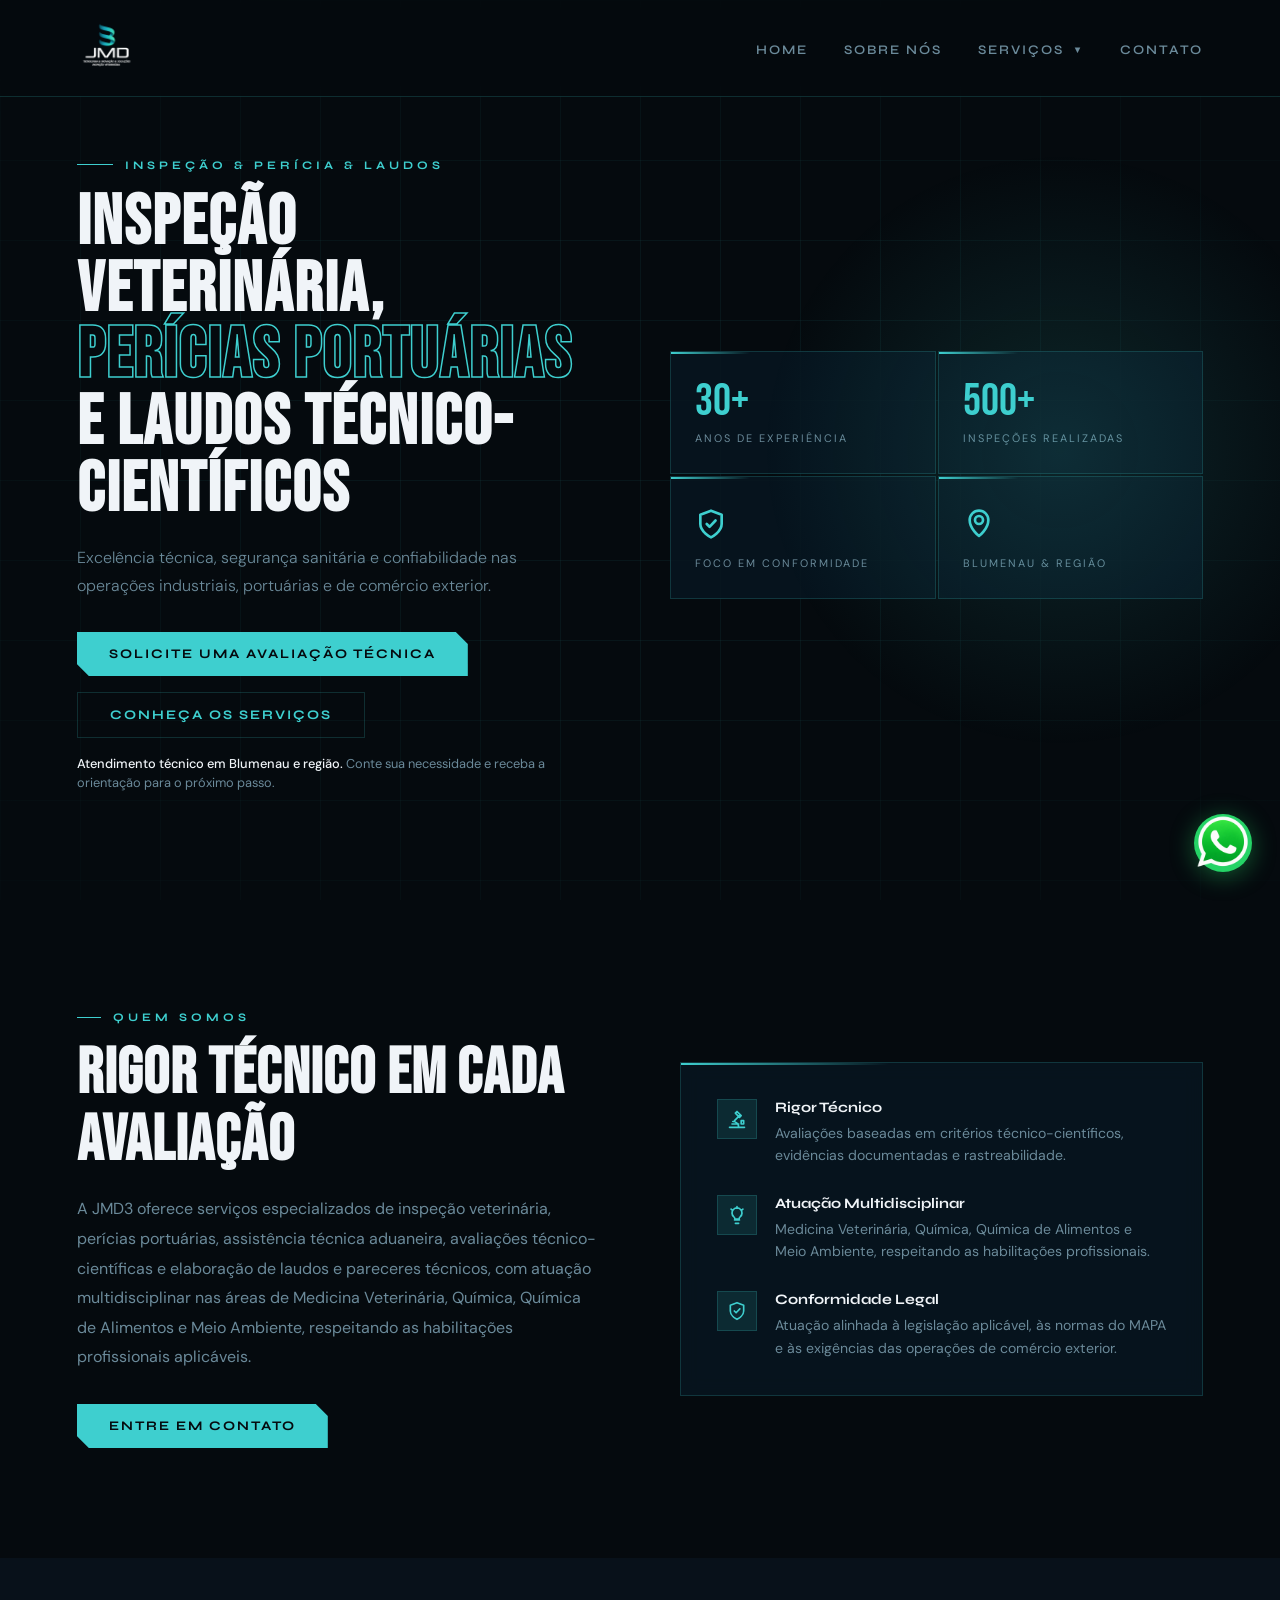
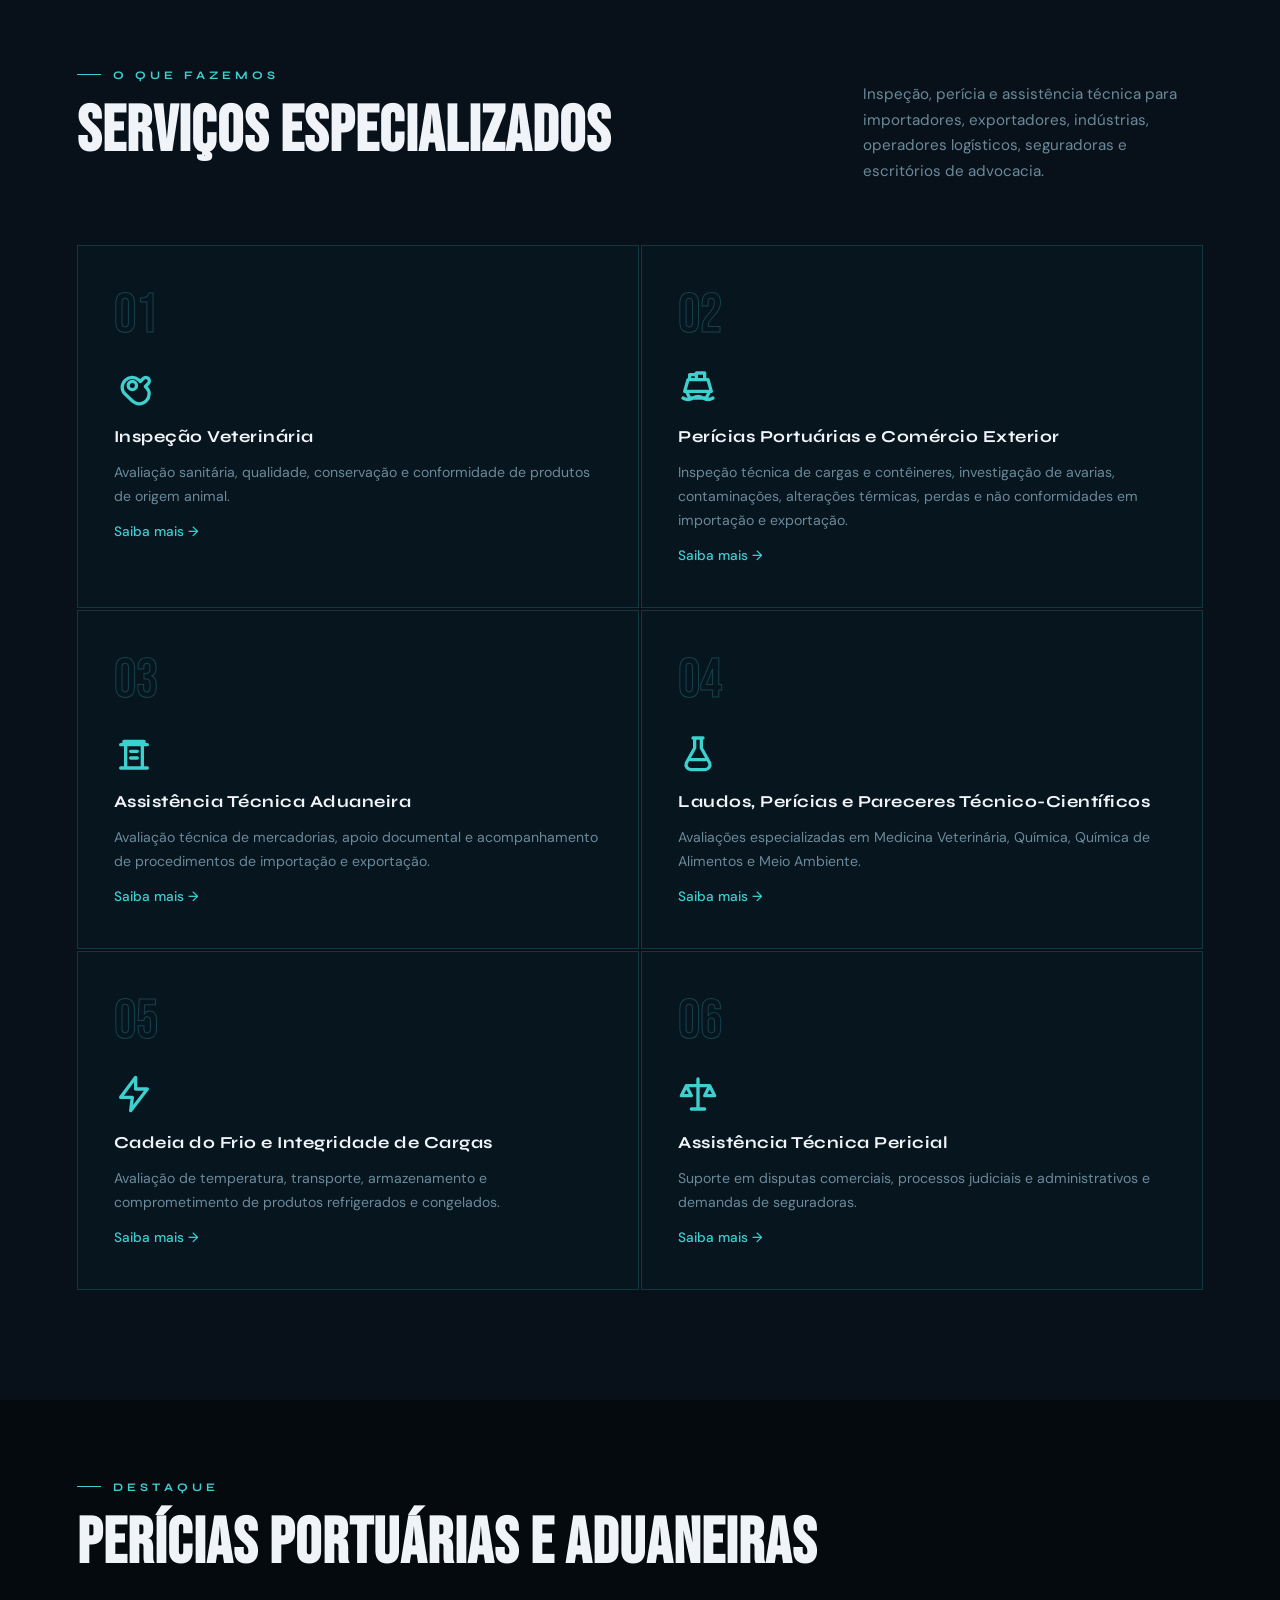
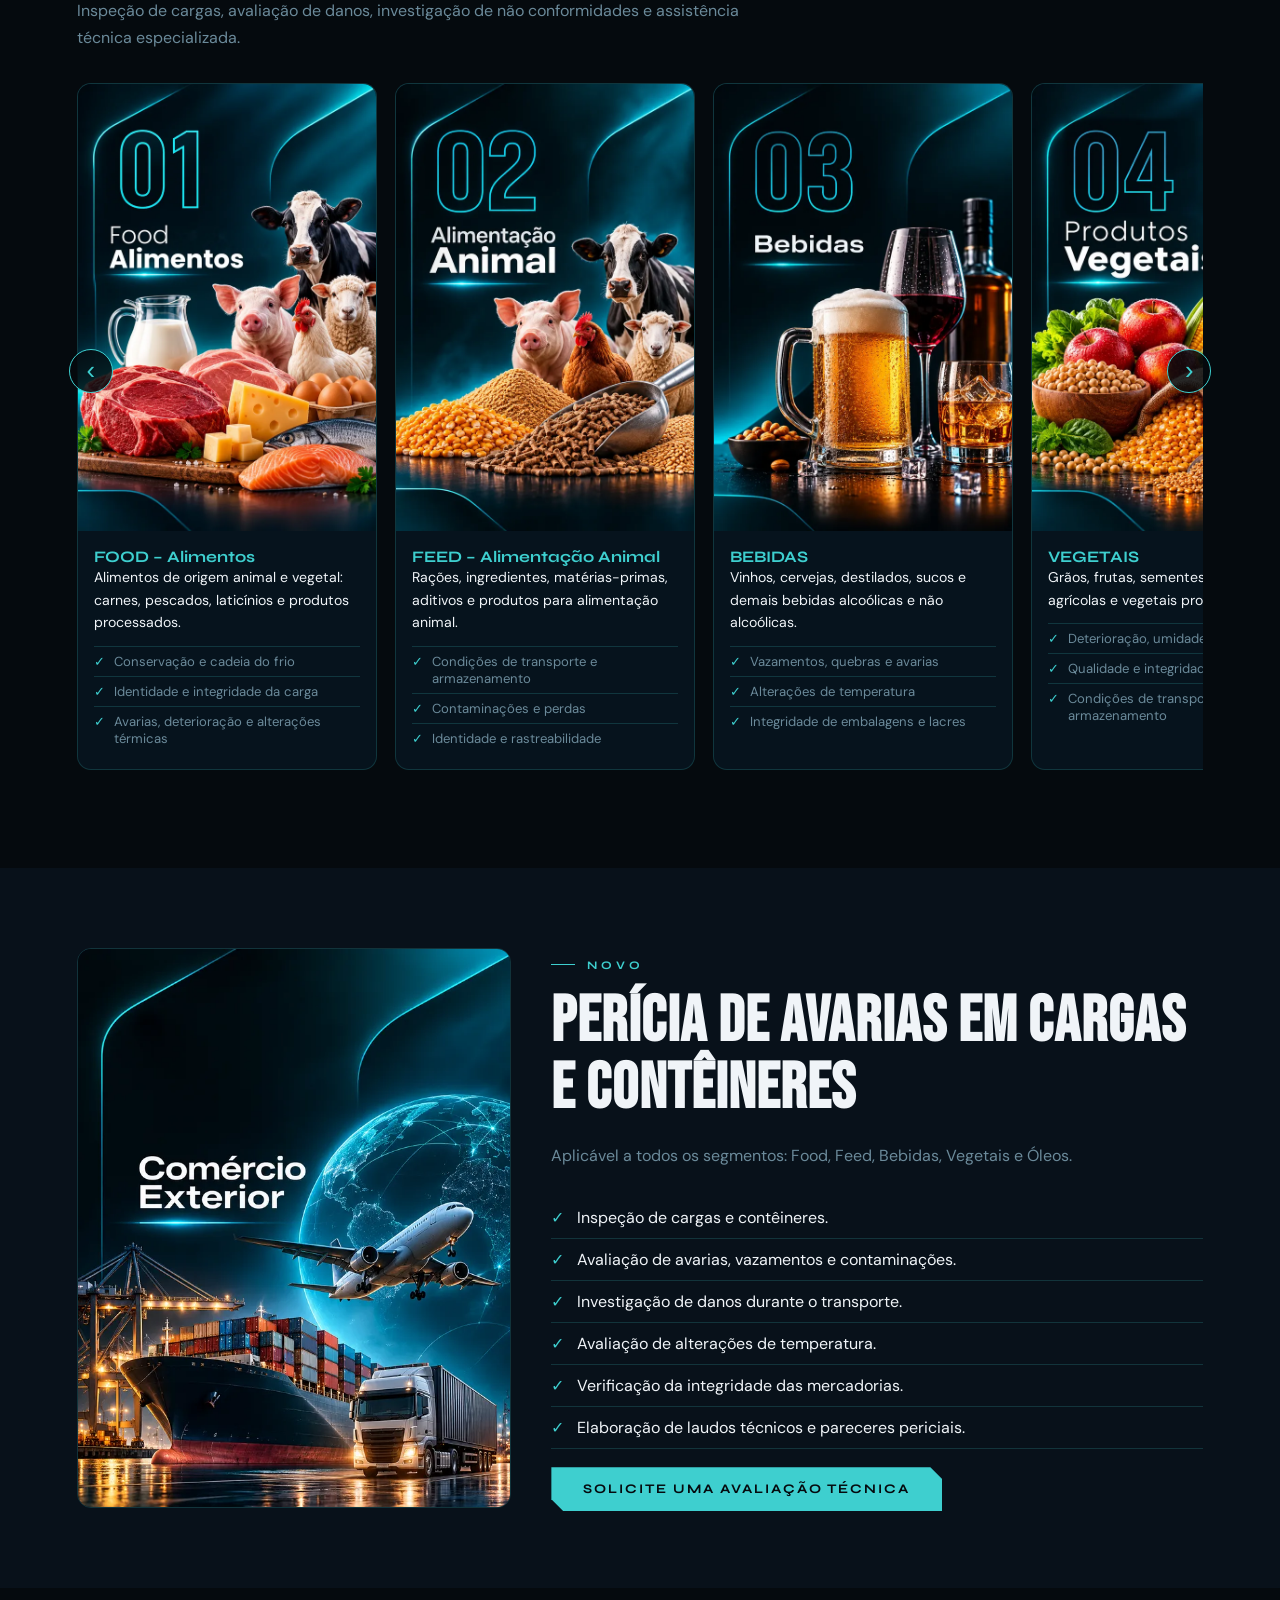
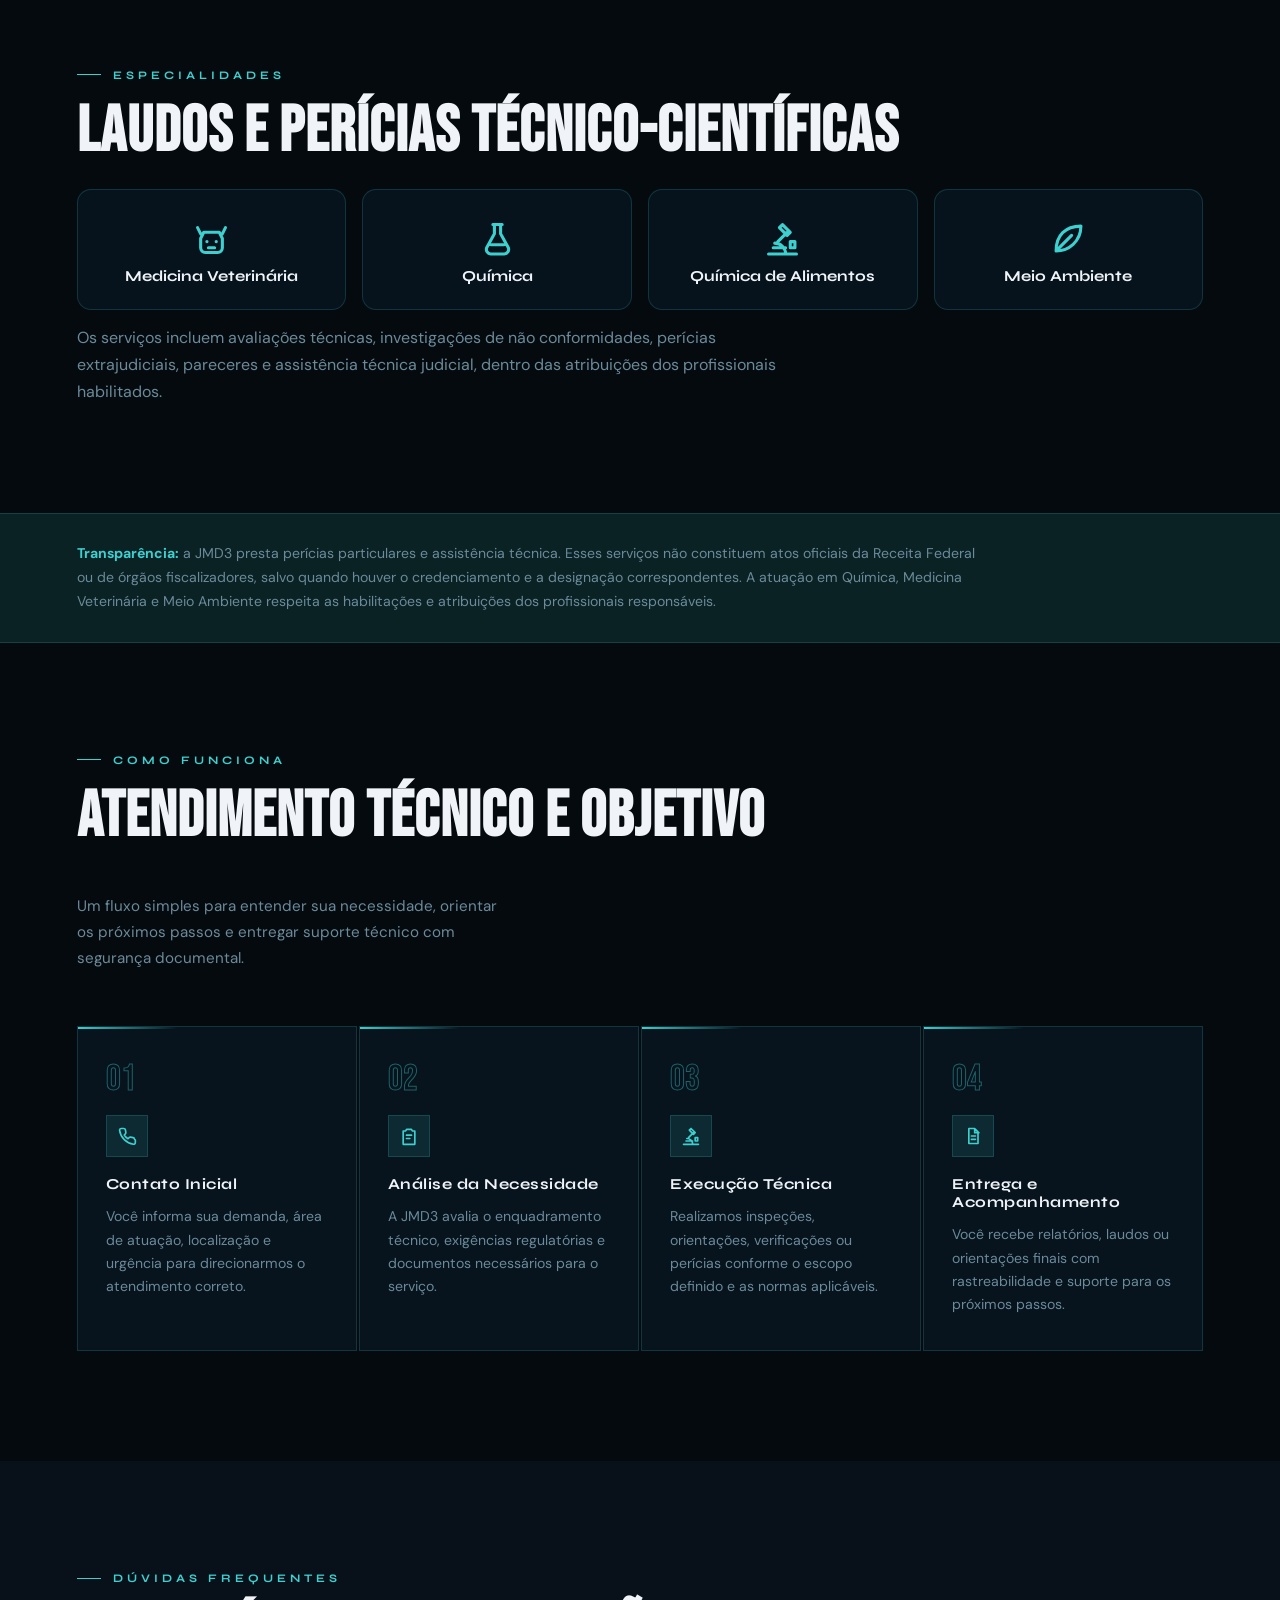
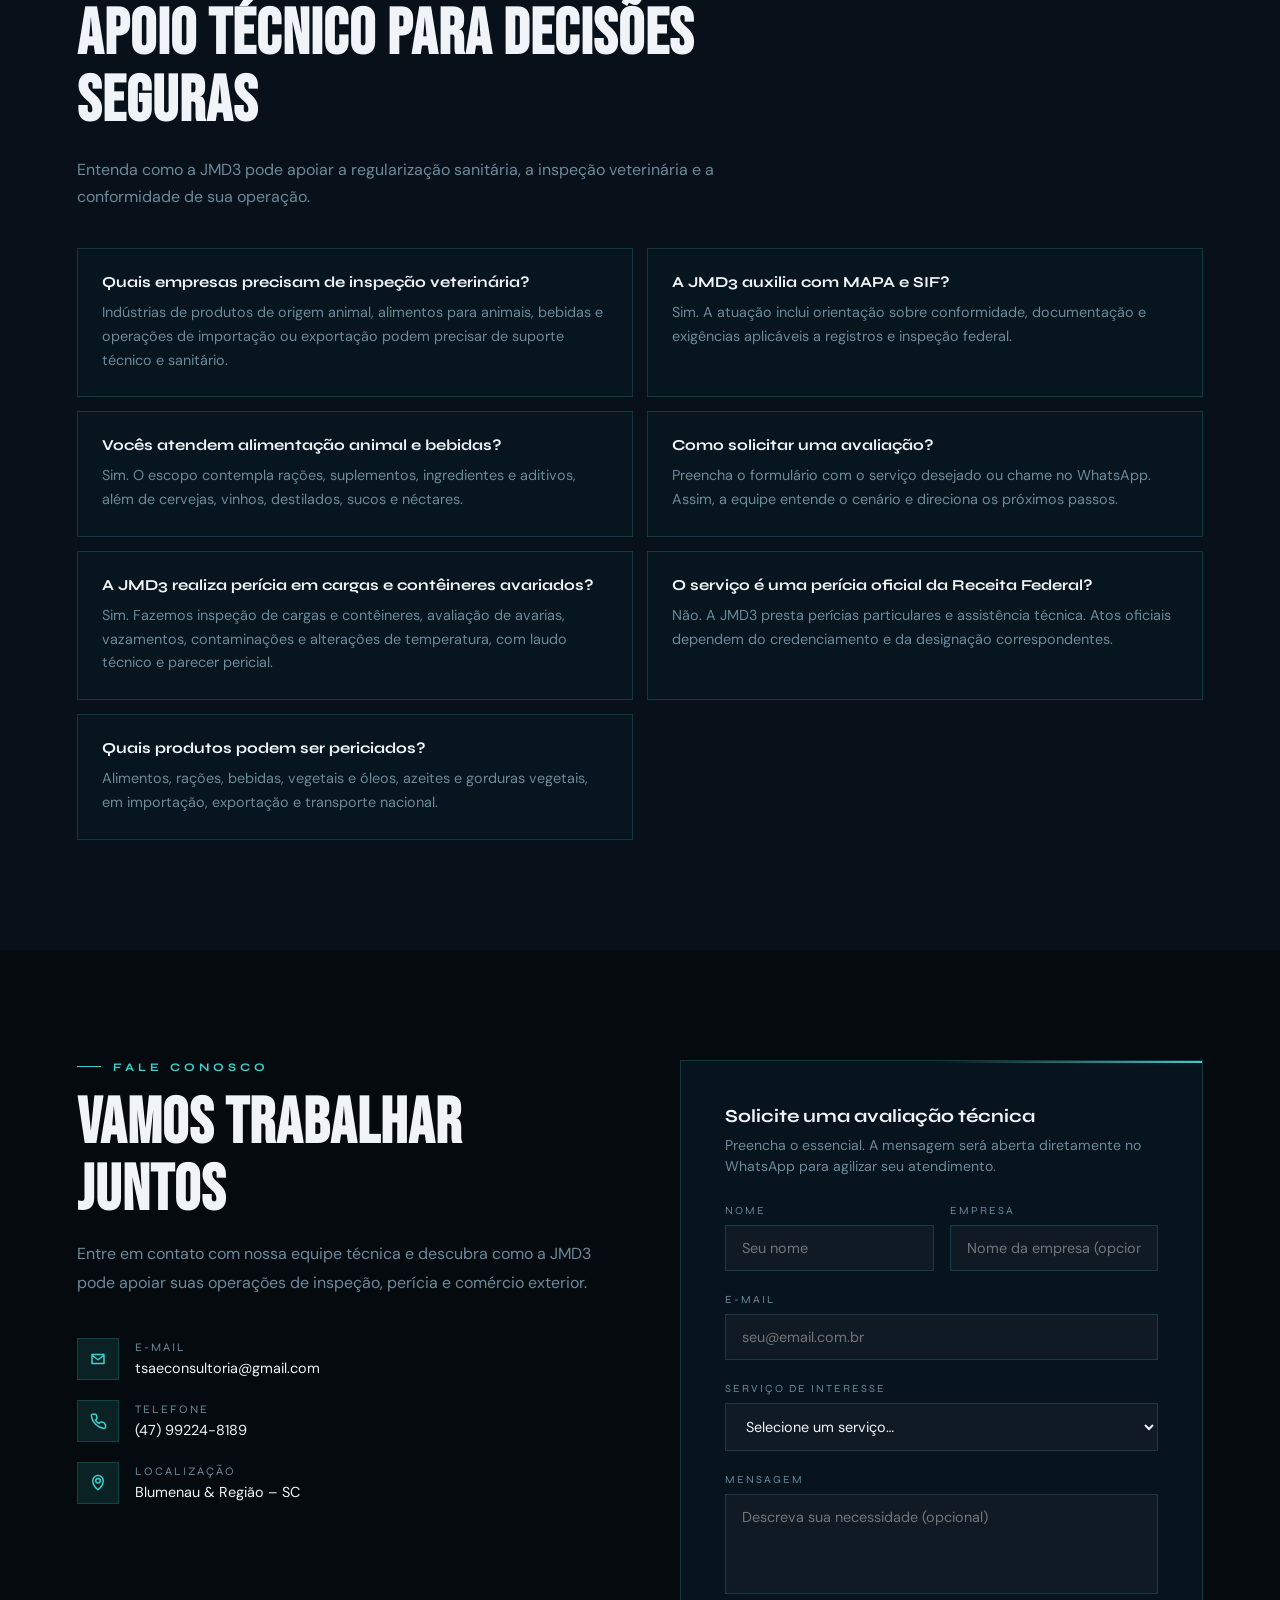
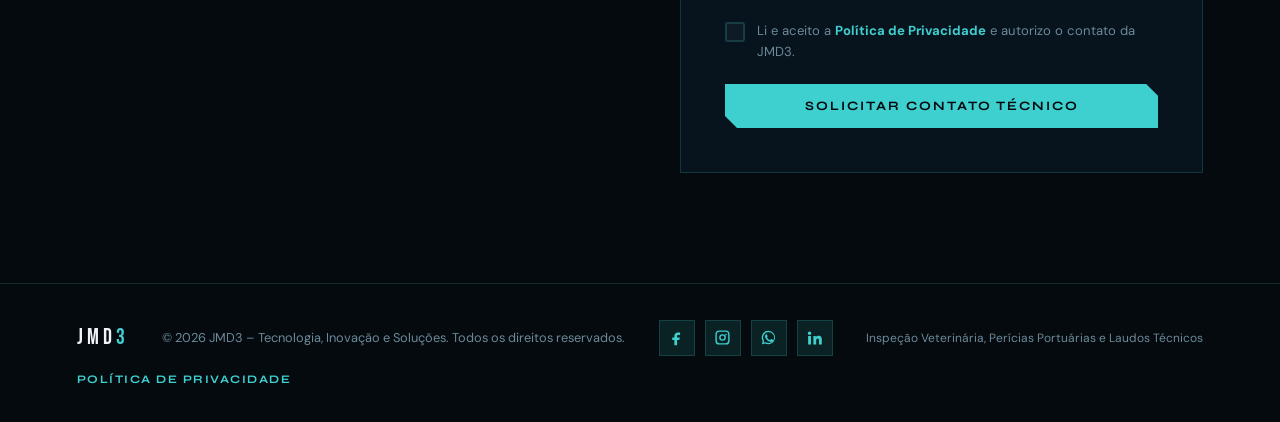
<file: index.html>
<!DOCTYPE html>

<html lang="pt-BR">
<head>
  <meta charset="UTF-8" />
  <meta name="description" content="Inspeção veterinária, perícias portuárias, assistência técnica aduaneira e laudos técnico-científicos em Medicina Veterinária, Química, Química de Alimentos e Meio Ambiente. Blumenau/SC."/>
  <meta name="keywords" content="inspeção veterinária, consultoria veterinária, inspeção sanitária, inspeção de produtos de origem animal, SIF, MAPA, RIISPOA, consultoria MAPA, regularização MAPA, laudo veterinário, laudo técnico veterinário, auditoria sanitária, vigilância sanitária animal, conformidade sanitária, rastreabilidade animal, rastreabilidade de alimentos, segurança dos alimentos, qualidade de alimentos, indústria de alimentos, frigorífico, laticínio, indústria de carnes, indústria de pescados, indústria de ovos, mel e derivados, produtos de origem animal, alimentação animal, fábrica de ração, registro de ração, suplementos para animais, aditivos para ração, premix, bebidas MAPA, registro de bebidas, cervejaria, vinícola, cachaçaria, sucos e néctares, comércio exterior, importação de alimentos, exportação de alimentos, perícia portuária, perícia em carga, certificação sanitária, habilitação de exportador, inspeção federal, serviço de inspeção federal, consultoria SIF, consultoria SISBI, consultoria SIM, fiscalização sanitária, adequação regulatória, documentação sanitária, inspeção industrial, inspeção de alimentos, consultoria agroindustrial, veterinário Blumenau, inspeção veterinária Blumenau, consultoria MAPA Blumenau, inspeção veterinária Santa Catarina, consultoria sanitária SC, laudo técnico Blumenau"/>
  <meta name="robots" content="index, follow"/>
<meta name="viewport" content="width=device-width, initial-scale=1.0"/>
  <meta property="og:type" content="website"/>
  <meta property="og:title" content="JMD3 | Inspeção Veterinária, Perícias Portuárias e Laudos Técnico-Científicos"/>
  <meta property="og:description" content="Inspeção veterinária, perícias portuárias, assistência técnica aduaneira e laudos técnico-científicos em Medicina Veterinária, Química, Química de Alimentos e Meio Ambiente. Blumenau/SC."/>
  <meta name="twitter:card" content="summary_large_image"/>
  <meta property="og:locale" content="pt_BR"/>
  <meta property="og:site_name" content="JMD3"/>
  <meta property="og:image" content="https://jmd3.vercel.app/og-image.jpg"/>
  <meta property="og:image:width" content="1200"/>
  <meta property="og:image:height" content="630"/>
  <meta name="twitter:image" content="https://jmd3.vercel.app/og-image.jpg"/>
  <meta property="og:url" content="https://jmd3.vercel.app/"/>
    <link rel="canonical" href="https://jmd3.vercel.app/"/>
  <link rel="icon" type="image/x-icon" href="ICON.ico">
  <link rel="icon" type="image/png" sizes="512x512" href="favicon-512.png">
  <link rel="apple-touch-icon" href="apple-touch-icon.png">
  <title>JMD3 | Inspeção Veterinária, Perícias Portuárias e Laudos Técnico-Científicos</title>
  <link href="https://fonts.googleapis.com/css2?family=Bebas+Neue&family=Syne:wght@400;600;700;800&family=DM+Sans:ital,wght@0,300;0,400;0,500;1,300&display=swap" rel="stylesheet"/>
  <link rel="stylesheet" href="jmd3-icons.css"/>
  <script type="application/ld+json">
  {"@context":"https://schema.org","@type":"ProfessionalService","name":"JMD3 Tecnologia, Inovação e Soluções","description":"Inspeção veterinária, perícias portuárias, assistência técnica aduaneira e laudos técnico-científicos em Medicina Veterinária, Química, Química de Alimentos e Meio Ambiente.","url":"https://jmd3.vercel.app/","image":"https://jmd3.vercel.app/logo-jmd3.webp","telephone":"+5547992248189","email":"tsaeconsultoria@gmail.com","address":{"@type":"PostalAddress","addressLocality":"Blumenau","addressRegion":"SC","addressCountry":"BR"},"areaServed":["Blumenau","Santa Catarina","Brasil"],"sameAs":["https://www.instagram.com/jmd3insp/","https://www.facebook.com/p/JMD3-Inspe%C3%A7%C3%A3o-Veterin%C3%A1ria-100088308552055/"],"serviceType":["Inspeção veterinária","Perícias portuárias","Perícia de avarias em cargas e contêineres","Assistência técnica aduaneira","Laudos e pareceres técnico-científicos","Avaliação da cadeia do frio","Assistência técnica pericial"]}
  </script>
  <style>
    *, *::before, *::after { box-sizing: border-box; margin: 0; padding: 0; }

:root {
  --bg: #050A0E;
  --bg2: #08111A;
  --teal: #3ECFCF;
  --teal2: #2AADB5;
  --teal-dim: rgba(62,207,207,0.12);
  --white: #F0F4F8;
  --muted: #6B8A9A;
  --border: rgba(62,207,207,0.18);
  --card: rgba(8,22,32,0.85);
  --error: #FF6B6B;
  --success: #25D366;
}

html { scroll-behavior: smooth; }

body {
  background: var(--bg);
  color: var(--white);
  font-family: 'DM Sans', sans-serif;
  overflow-x: hidden;
}

/* ── SCROLLBAR ── */
::-webkit-scrollbar { width: 5px; }
::-webkit-scrollbar-track { background: var(--bg); }
::-webkit-scrollbar-thumb { background: var(--teal2); border-radius: 10px; }

/* ── NAV ── */
nav {
  position: fixed; top: 0; width: 100%; z-index: 100;
  display: flex; align-items: center; justify-content: space-between;
  padding: 18px 6vw;
  background: rgba(5,10,14,0.75);
  backdrop-filter: blur(14px);
  border-bottom: 1px solid var(--border);
}

.nav-logo {
  font-family: 'Bebas Neue', sans-serif;
  font-size: 1.9rem;
  letter-spacing: 4px;
  color: var(--white);
}
.nav-logo span { color: var(--teal); }

.nav-links { display: flex; gap: 36px; list-style: none; }
.nav-links a {
  font-family: 'Syne', sans-serif;
  font-size: 0.82rem;
  font-weight: 600;
  letter-spacing: 2px;
  text-transform: uppercase;
  color: var(--muted);
  text-decoration: none;
  transition: color .25s;
}
.nav-links a:hover { color: var(--teal); }

/* ── DROPDOWN ── */
.nav-item { position: relative; }

.nav-item .dropdown {
  display: none;
  position: absolute;
  top: calc(100% + 18px);
  left: 50%;
  transform: translateX(-50%);
  background: rgba(5,10,14,0.97);
  backdrop-filter: blur(16px);
  border: 1px solid var(--border);
  min-width: 280px;
  z-index: 200;
  padding: 8px 0;
}
.nav-item .dropdown::before {
  content: '';
  position: absolute;
  top: -5px; left: 50%;
  transform: translateX(-50%) rotate(45deg);
  width: 10px; height: 10px;
  background: rgba(5,10,14,0.97);
  border-left: 1px solid var(--border);
  border-top: 1px solid var(--border);
}
.nav-item .dropdown.open { display: block; }

.dropdown a {
  display: block;
  padding: 11px 22px;
  font-family: 'DM Sans', sans-serif;
  font-size: 0.88rem;
  font-weight: 400;
  letter-spacing: 0;
  text-transform: none;
  color: var(--muted);
  white-space: nowrap;
  transition: color .2s, background .2s;
  border-left: 2px solid transparent;
}
.dropdown a:hover {
  color: var(--teal);
  background: var(--teal-dim);
  border-left-color: var(--teal);
}

.nav-arrow {
  display: inline-block;
  margin-left: 4px;
  font-size: 0.6rem;
  vertical-align: middle;
  transition: transform .25s;
}
.nav-arrow.open { transform: rotate(180deg); }

.hamburger { display: none; background: transparent; border: 0; color: inherit; }

/* ── HERO ── */
#hero {
  min-height: 100vh;
  display: grid;
  grid-template-columns: 1fr 1fr;
  align-items: center;
  gap: 60px;
  padding: 110px 6vw 60px;
  position: relative;
  overflow: hidden;
}

.hero-left { display: flex; flex-direction: column; justify-content: center; }
.hero-right {
  display: flex; flex-direction: column; justify-content: center; align-items: flex-start;
  gap: 32px;
}

/* grid lines background */
#hero::before {
  content: '';
  position: absolute; inset: 0;
  background-image:
    linear-gradient(var(--border) 1px, transparent 1px),
    linear-gradient(90deg, var(--border) 1px, transparent 1px);
  background-size: 80px 80px;
  mask-image: radial-gradient(ellipse 80% 80% at 50% 50%, black 30%, transparent 100%);
  opacity: .35;
  pointer-events: none;
}

/* glowing orb */
#hero::after {
  content: '';
  position: absolute;
  width: 600px; height: 600px;
  right: -80px; top: 50%; transform: translateY(-50%);
  background: radial-gradient(circle, rgba(62,207,207,0.14) 0%, transparent 70%);
  border-radius: 50%;
  pointer-events: none;
}

.hero-tag {
  font-family: 'Syne', sans-serif;
  font-size: 0.72rem;
  font-weight: 700;
  letter-spacing: 4px;
  text-transform: uppercase;
  color: var(--teal);
  margin-bottom: 18px;
  display: flex; align-items: center; gap: 12px;
  animation: fadeUp .8s ease both;
}
.hero-tag::before { content: ''; width: 36px; height: 1px; background: var(--teal); }

.hero-title {
  font-family: 'Bebas Neue', sans-serif;
  font-size: clamp(3rem, 5.5vw, 6rem);
  line-height: .95;
  letter-spacing: 2px;
  animation: fadeUp .8s .15s ease both;
}
.hero-title em { font-style: normal; -webkit-text-stroke: 1.5px var(--teal); color: transparent; }

.hero-sub {
  margin-top: 20px;
  font-size: 1rem;
  font-weight: 300;
  color: var(--muted);
  max-width: 440px;
  line-height: 1.75;
  animation: fadeUp .8s .3s ease both;
}

.hero-cta {
  margin-top: 32px;
  display: flex; gap: 16px; flex-wrap: wrap;
  animation: fadeUp .8s .45s ease both;
}
.hero-reassurance { margin-top: 16px; color: var(--muted); font-size: .8rem; line-height: 1.5; }
.hero-reassurance strong { color: var(--white); font-weight: 500; }

.btn-primary {
  padding: 14px 32px;
  background: var(--teal);
  color: #050A0E;
  font-family: 'Syne', sans-serif;
  font-weight: 700;
  font-size: 0.82rem;
  letter-spacing: 2px;
  text-transform: uppercase;
  text-decoration: none;
  border: none; cursor: pointer;
  clip-path: polygon(0 0, calc(100% - 12px) 0, 100% 12px, 100% 100%, 12px 100%, 0 calc(100% - 12px));
  transition: background .25s, transform .2s;
}
.btn-primary:hover { background: var(--teal2); transform: translateY(-2px); }
.btn-primary:disabled { background: var(--muted); cursor: not-allowed; opacity: 0.6; }

.btn-ghost {
  padding: 14px 32px;
  background: transparent;
  color: var(--teal);
  font-family: 'Syne', sans-serif;
  font-weight: 700;
  font-size: 0.82rem;
  letter-spacing: 2px;
  text-transform: uppercase;
  text-decoration: none;
  border: 1px solid var(--border);
  cursor: pointer;
  transition: border-color .25s, color .25s;
}
.btn-ghost:hover { border-color: var(--teal); }

/* stats grid — right side of hero */
.hero-stats {
  display: grid;
  grid-template-columns: 1fr 1fr;
  gap: 2px;
  width: 100%;
  animation: fadeUp .8s .5s ease both;
}
.stat-item {
  background: var(--card);
  border: 1px solid var(--border);
  padding: 28px 24px;
  position: relative;
}
.stat-item::before {
  content: '';
  position: absolute; top: 0; left: 0;
  width: 30%; height: 2px;
  background: linear-gradient(90deg, var(--teal), transparent);
}
.stat-num {
  font-family: 'Bebas Neue', sans-serif;
  font-size: 2.8rem;
  color: var(--teal);
  line-height: 1;
}
.stat-label {
  font-size: 0.68rem;
  letter-spacing: 2px;
  text-transform: uppercase;
  color: var(--muted);
  margin-top: 6px;
}

/* ── SECTION COMMON ── */
section { padding: 110px 6vw; }
.section-tag {
  font-family: 'Syne', sans-serif;
  font-size: 0.72rem;
  font-weight: 700;
  letter-spacing: 4px;
  text-transform: uppercase;
  color: var(--teal);
  margin-bottom: 16px;
  display: flex; align-items: center; gap: 12px;
}
.section-tag::before {
  content: '';
  width: 24px; height: 1px;
  background: var(--teal);
}
.section-title {
  font-family: 'Bebas Neue', sans-serif;
  font-size: clamp(2.4rem, 5vw, 4rem);
  letter-spacing: 1px;
  line-height: 1.05;
  margin-bottom: 20px;
}

/* ── ABOUT ── */
#sobre {
  display: grid;
  grid-template-columns: 1fr 1fr;
  gap: 80px;
  align-items: center;
}


.about-desc {
  color: var(--muted);
  line-height: 1.85;
  font-size: 1rem;
  margin-bottom: 24px;
}

.about-right {
  position: relative;
}

.about-card {
  background: var(--card);
  border: 1px solid var(--border);
  padding: 36px;
  position: relative;
  backdrop-filter: blur(10px);
}
.about-card::before {
  content: '';
  position: absolute; top: 0; left: 0;
  width: 40%; height: 2px;
  background: linear-gradient(90deg, var(--teal), transparent);
}

.pillar {
  display: flex; gap: 18px; align-items: flex-start;
  margin-bottom: 28px;
}
.pillar:last-child { margin-bottom: 0; }
.pillar-icon {
  width: 40px; height: 40px;
  background: var(--teal-dim);
  border: 1px solid var(--border);
  display: flex; align-items: center; justify-content: center;
  flex-shrink: 0;
  font-size: 1.1rem;
}
.pillar-text h4 {
  font-family: 'Syne', sans-serif;
  font-weight: 700;
  font-size: 0.9rem;
  margin-bottom: 6px;
}
.pillar-text p {
  color: var(--muted);
  font-size: 0.88rem;
  line-height: 1.6;
}

/* ── SERVICES ── */
#servicos { background: var(--bg2); }

.services-header {
  display: flex; justify-content: space-between; align-items: flex-end;
  margin-bottom: 60px; flex-wrap: wrap; gap: 20px;
}

.services-header p {
  color: var(--muted);
  max-width: 360px;
  font-size: 0.95rem;
  line-height: 1.7;
}

.services-grid {
  display: grid;
  grid-template-columns: repeat(2, 1fr);
  gap: 2px;
}

.svc-list {
  list-style: none;
  margin-top: 18px;
  display: flex;
  flex-direction: column;
  gap: 9px;
}
.svc-list li {
  color: var(--muted);
  font-size: 0.88rem;
  line-height: 1.5;
  padding-left: 16px;
  position: relative;
}
.svc-list li::before {
  content: '';
  position: absolute; left: 0; top: 8px;
  width: 5px; height: 1px;
  background: var(--teal);
}

.service-card {
  background: var(--card);
  border: 1px solid var(--border);
  padding: 42px 36px;
  position: relative;
  overflow: hidden;
  transition: border-color .3s, transform .3s;
  cursor: default;
}
.service-card::after {
  content: '';
  position: absolute; bottom: 0; left: 0;
  width: 100%; height: 2px;
  background: linear-gradient(90deg, var(--teal), transparent);
  transform: scaleX(0);
  transform-origin: left;
  transition: transform .4s ease;
}
.service-card:hover { border-color: rgba(62,207,207,0.4); transform: translateY(-4px); }
.service-card:hover::after { transform: scaleX(1); }

.service-num {
  font-family: 'Bebas Neue', sans-serif;
  font-size: 3.5rem;
  color: var(--teal-dim);
  line-height: 1;
  margin-bottom: 20px;
  -webkit-text-stroke: 1px rgba(62,207,207,0.25);
  color: transparent;
}

.service-icon {
  font-size: 2rem;
  margin-bottom: 18px;
}

.service-card h3 {
  font-family: 'Syne', sans-serif;
  font-weight: 700;
  font-size: 1.05rem;
  margin-bottom: 14px;
  letter-spacing: .5px;
}
.service-card p {
  color: var(--muted);
  font-size: 0.88rem;
  line-height: 1.7;
}

.service-tag {
  display: inline-block;
  margin-top: 20px;
  padding: 5px 14px;
  background: var(--teal-dim);
  border: 1px solid var(--border);
  font-family: 'Syne', sans-serif;
  font-size: 0.68rem;
  letter-spacing: 2px;
  text-transform: uppercase;
  color: var(--teal);
}

/* ── PROCESS ── */
#atendimento {
  background: var(--bg);
}

.process-header {
  display: flex;
  justify-content: space-between;
  align-items: flex-end;
  gap: 24px;
  margin-bottom: 54px;
  flex-wrap: wrap;
}

.process-header p {
  color: var(--muted);
  max-width: 420px;
  font-size: 0.95rem;
  line-height: 1.7;
}

.process-grid {
  display: grid;
  grid-template-columns: repeat(4, 1fr);
  gap: 2px;
}

.process-step {
  background: var(--card);
  border: 1px solid var(--border);
  padding: 34px 28px;
  position: relative;
  min-height: 235px;
}

.process-step::before {
  content: '';
  position: absolute;
  top: 0;
  left: 0;
  width: 36%;
  height: 2px;
  background: linear-gradient(90deg, var(--teal), transparent);
}

.process-num {
  font-family: 'Bebas Neue', sans-serif;
  font-size: 2.3rem;
  line-height: 1;
  color: transparent;
  -webkit-text-stroke: 1px rgba(62,207,207,0.42);
  margin-bottom: 18px;
}

.process-icon {
  width: 42px;
  height: 42px;
  background: var(--teal-dim);
  border: 1px solid var(--border);
  display: flex;
  align-items: center;
  justify-content: center;
  margin-bottom: 18px;
  color: var(--teal);
}

.process-icon .svg-symbol {
  width: 20px;
  height: 20px;
}

.process-step h3 {
  font-family: 'Syne', sans-serif;
  font-size: 0.95rem;
  letter-spacing: .5px;
  margin-bottom: 12px;
}

.process-step p {
  color: var(--muted);
  font-size: 0.88rem;
  line-height: 1.65;
}

/* FAQ */
#faq { background: var(--bg2); }
.faq-header { max-width: 720px; margin-bottom: 38px; }
.faq-header p { color: var(--muted); line-height: 1.7; margin-top: 14px; }
.faq-grid { display: grid; grid-template-columns: repeat(2, 1fr); gap: 14px; }
.faq-item { background: var(--card); border: 1px solid var(--border); padding: 24px; }
.faq-item h3 { font-family: 'Syne', sans-serif; font-size: .95rem; margin-bottom: 10px; color: var(--white); }
.faq-item p { color: var(--muted); font-size: .9rem; line-height: 1.65; }
.contact-form-heading { font-family: 'Syne', sans-serif; font-size: 1.15rem; margin-bottom: 8px; }
.contact-form-intro { color: var(--muted); font-size: .88rem; line-height: 1.55; margin-bottom: 26px; }

/* ── CONTACT ── */
#contato {
  display: grid;
  grid-template-columns: 1fr 1fr;
  gap: 80px;
  align-items: start;
}

.contact-info h2 { margin-bottom: 16px; }
.contact-info p {
  color: var(--muted);
  line-height: 1.8;
  margin-bottom: 40px;
}

.contact-item {
  display: flex; gap: 16px; align-items: center;
  margin-bottom: 20px;
}
.contact-icon {
  width: 42px; height: 42px;
  background: var(--teal-dim);
  border: 1px solid var(--border);
  display: flex; align-items: center; justify-content: center;
  font-size: 1rem;
  flex-shrink: 0;
}
.contact-item-text span {
  display: block;
  font-size: 0.72rem;
  letter-spacing: 2px;
  text-transform: uppercase;
  color: var(--muted);
  margin-bottom: 3px;
  font-family: 'Syne', sans-serif;
}
.contact-item-text strong {
  font-size: 0.9rem;
  font-weight: 400;
}

/* form */
.contact-form {
  background: var(--card);
  border: 1px solid var(--border);
  padding: 44px;
  position: relative;
}
.contact-form::before {
  content: '';
  position: absolute; top: 0; right: 0;
  width: 50%; height: 2px;
  background: linear-gradient(270deg, var(--teal), transparent);
}

.form-row { margin-bottom: 22px; }
.form-row label {
  display: block;
  font-family: 'Syne', sans-serif;
  font-size: 0.68rem;
  letter-spacing: 2px;
  text-transform: uppercase;
  color: var(--muted);
  margin-bottom: 8px;
}
.form-row input,
.form-row textarea,
.form-row select {
  width: 100%;
  background: rgba(255,255,255,0.03);
  border: 1px solid var(--border);
  color: var(--white);
  font-family: 'DM Sans', sans-serif;
  font-size: 0.9rem;
  padding: 13px 16px;
  outline: none;
  transition: border-color .25s;
  resize: none;
}
.form-row input:focus,
.form-row textarea:focus,
.form-row select:focus { border-color: var(--teal); }
.form-row select option { background: #0d1f2d; }

.form-grid { display: grid; grid-template-columns: 1fr 1fr; gap: 16px; }

/* ── PRIVACY CONSENT ── */
.privacy-consent { margin: 4px 0 22px; }
.privacy-consent label { 
  display: flex; 
  align-items: flex-start; 
  gap: 12px; 
  color: var(--muted); 
  font-size: 0.82rem; 
  line-height: 1.55; 
  cursor: pointer;
  transition: color .25s;
}
.privacy-consent label:hover { color: var(--white); }

/* Custom checkbox styling */
.privacy-consent input[type="checkbox"] { 
  appearance: none;
  -webkit-appearance: none;
  width: 20px; 
  min-width: 20px; 
  height: 20px; 
  margin-top: 1px;
  background: rgba(255,255,255,0.03);
  border: 2px solid var(--border);
  border-radius: 3px;
  cursor: pointer;
  transition: all .25s ease;
  flex-shrink: 0;
  display: flex;
  align-items: center;
  justify-content: center;
}

.privacy-consent input[type="checkbox"]:hover {
  border-color: var(--teal);
  background: rgba(62,207,207,0.08);
}

.privacy-consent input[type="checkbox"]:checked {
  background: var(--teal);
  border-color: var(--teal);
  box-shadow: inset 0 0 0 3px var(--bg);
}

.privacy-consent input[type="checkbox"]:checked::after {
  content: '✓';
  color: var(--bg);
  font-weight: bold;
  font-size: 0.85rem;
}

.privacy-consent input[type="checkbox"]:focus {
  outline: 2px solid var(--teal);
  outline-offset: 2px;
}

.privacy-consent input[type="checkbox"].error {
  border-color: var(--error);
  background: rgba(255,107,107,0.1);
  animation: shake .4s ease;
}

.privacy-consent a { 
  color: var(--teal); 
  text-decoration: none; 
  font-weight: 700;
  transition: color .25s;
}
.privacy-consent a:hover { 
  color: var(--teal2); 
  text-decoration: underline;
}

/* Privacy error message */
.privacy-error {
  display: flex;
  align-items: center;
  gap: 8px;
  padding: 12px 14px;
  background: rgba(255,107,107,0.15);
  border: 1px solid var(--error);
  border-radius: 4px;
  color: var(--error);
  font-size: 0.82rem;
  margin-top: 8px;
  animation: slideDown .3s ease;
}

.privacy-error::before {
  content: '⚠';
  font-weight: bold;
  font-size: 1rem;
}

.privacy-success {
  display: flex;
  align-items: center;
  gap: 8px;
  padding: 12px 14px;
  background: rgba(37,211,102,0.15);
  border: 1px solid var(--success);
  border-radius: 4px;
  color: var(--success);
  font-size: 0.82rem;
  margin-top: 8px;
  animation: slideDown .3s ease;
}

.privacy-success::before {
  content: '✓';
  font-weight: bold;
  font-size: 1rem;
}

/* Form submit button state */
.btn-primary[type="submit"]:disabled {
  opacity: 0.6;
  cursor: not-allowed;
}

/* ── FOOTER ── */
footer {
  padding: 36px 6vw;
  border-top: 1px solid var(--border);
  display: flex; align-items: center; justify-content: space-between;
  flex-wrap: wrap; gap: 16px;
}
.footer-logo {
  font-family: 'Bebas Neue', sans-serif;
  font-size: 1.4rem;
  letter-spacing: 4px;
}
.footer-logo span { color: var(--teal); }
footer p {
  color: var(--muted);
  font-size: 0.8rem;
}
.footer-links { display: flex; align-items: center; gap: 14px; flex-wrap: wrap; }
.footer-links a { color: var(--teal); font-family: 'Syne', sans-serif; font-size: 0.72rem; font-weight: 700; letter-spacing: 1.5px; text-transform: uppercase; text-decoration: none; transition: color .25s; }
.footer-links a:hover { color: var(--teal2); }

/* ── ANIMATIONS ── */
@keyframes fadeUp {
  from { opacity: 0; transform: translateY(28px); }
  to   { opacity: 1; transform: translateY(0); }
}

@keyframes shake {
  0%, 100% { transform: translateX(0); }
  25% { transform: translateX(-5px); }
  75% { transform: translateX(5px); }
}

@keyframes slideDown {
  from { opacity: 0; transform: translateY(-10px); }
  to { opacity: 1; transform: translateY(0); }
}

.reveal {
  opacity: 0;
  transform: translateY(32px);
  transition: opacity .7s ease, transform .7s ease;
}
.reveal.visible {
  opacity: 1;
  transform: translateY(0);
}

/* ── RESPONSIVE ── */
@media (max-width: 900px) {
  #sobre, #contato { grid-template-columns: 1fr; gap: 48px; }
  .hero-stats { flex-wrap: wrap; gap: 28px; position: static; margin-top: 56px; }
  nav { padding: 16px 5vw; }
  .nav-links { gap: 20px; }
  .form-grid { grid-template-columns: 1fr; }
  .services-grid { grid-template-columns: 1fr; }
  .process-grid { grid-template-columns: repeat(2, 1fr); }
  .faq-grid { grid-template-columns: 1fr; }
}
@media (max-width: 600px) {
  nav { padding: 16px 5vw; }
  .nav-logo img { height: 48px !important; }
  .nav-links { display: none; }
  .nav-links.open {
    display: flex;
    flex-direction: column;
    position: fixed;
    top: 80px; left: 0; right: 0;
    background: rgba(5,10,14,0.97);
    backdrop-filter: blur(16px);
    padding: 28px 6vw 36px;
    gap: 24px;
    border-bottom: 1px solid var(--border);
    z-index: 99;
    max-height: calc(100vh - 80px);
    overflow-y: auto;
  }
  .nav-links.open a { font-size: 1rem; }
  /* Mobile dropdown */
  .nav-links.open .dropdown.open {
    display: block;
    position: static;
    transform: none;
    border: none;
    border-top: 1px solid var(--border);
    backdrop-filter: none;
    background: transparent;
    min-width: unset;
    padding: 4px 0 0 16px;
    margin-top: 8px;
  }
  .nav-links.open .dropdown::before { display: none; }
  .nav-links.open .dropdown a { padding: 9px 8px; font-size: 0.88rem; border-left: none; }
  .hamburger {
    display: flex;
    flex-direction: column;
    gap: 5px;
    cursor: pointer;
    padding: 4px;
  }
  .hamburger span {
    display: block;
    width: 24px; height: 2px;
    background: var(--white);
    transition: all .3s;
  }
  .hamburger.open span:nth-child(1) { transform: translateY(7px) rotate(45deg); }
  .hamburger.open span:nth-child(2) { opacity: 0; }
  .hamburger.open span:nth-child(3) { transform: translateY(-7px) rotate(-45deg); }
  section { padding: 80px 5vw; }
  .contact-form { padding: 28px 20px; }
  .services-header { flex-direction: column; }
  .process-header { align-items: flex-start; margin-bottom: 36px; }
  .process-grid { grid-template-columns: 1fr; }
  .process-step { min-height: auto; padding: 28px 22px; }
}
/* ── WHATSAPP BUTTON ── */
.whatsapp-btn {
  position: fixed;
  bottom: 28px; right: 28px;
  z-index: 999;
  width: 58px; height: 58px;
  background: #25D366;
  border-radius: 50%;
  display: flex; align-items: center; justify-content: center;
  box-shadow: 0 4px 24px rgba(37,211,102,0.4);
  cursor: pointer;
  text-decoration: none;
  transition: transform .25s, box-shadow .25s;
  animation: pulse-wa 2.5s infinite;
}
.whatsapp-btn:hover {
  transform: scale(1.1);
  box-shadow: 0 6px 32px rgba(37,211,102,0.6);
}
.whatsapp-btn img {
  width: 100%; height: 100%;
  object-fit: contain;
  display: block;
}
@keyframes pulse-wa {
  0%, 100% { box-shadow: 0 4px 24px rgba(37,211,102,0.4); }
  50%       { box-shadow: 0 4px 36px rgba(37,211,102,0.7); }
}

/* ── DESKTOP ENFORCED ── */
@media (min-width: 901px) {
  #hero { grid-template-columns: 1fr 1fr !important; }
  .hero-stats { grid-template-columns: 1fr 1fr !important; position: static !important; }
  .content-grid { grid-template-columns: 2fr 1fr !important; }
  .items-grid { grid-template-columns: repeat(2, 1fr) !important; }
  .contact-section { grid-template-columns: 1fr 1fr !important; }
  .map-strip { grid-template-columns: 1fr 1fr !important; }
  #sobre { grid-template-columns: 1fr 1fr !important; }
  #contato { grid-template-columns: 1fr 1fr !important; }
  .services-grid { grid-template-columns: repeat(2, 1fr) !important; }
  .nav-links { display: flex !important; }
  .hamburger { display: none !important; }
  .form-grid { grid-template-columns: 1fr 1fr !important; }
  .sidebar { position: sticky !important; top: 100px !important; }
}

/* ── NAV CLEARANCE ── */
html { scroll-padding-top: 80px; }
body { padding-top: 0; }

@media (max-width: 600px) {
  #hero {
    grid-template-columns: 1fr !important;
    padding-top: 100px !important;
    padding-bottom: 60px !important;
    gap: 40px !important;
  }
  .hero-stats {
    grid-template-columns: 1fr 1fr !important;
    position: static !important;
    margin-top: 0 !important;
  }
  .page-hero {
    padding-top: 100px !important;
    min-height: auto !important;
  }
}

/* Logo image fix */
.nav-logo img {
  height: 48px;
  width: auto;
  object-fit: contain;
  display: block;
}

  
/* SOCIAL LINKS */
.social-links { display: flex; align-items: center; gap: 10px; flex-wrap: wrap; }
.social-links a { width: 36px; height: 36px; display: inline-flex; align-items: center; justify-content: center; background: var(--teal-dim); border: 1px solid var(--border); color: var(--teal); text-decoration: none; transition: border-color .25s, color .25s, transform .2s; }
.social-links a:hover { border-color: var(--teal); color: var(--white); transform: translateY(-2px); }
.social-links svg { width: 17px; height: 17px; fill: currentColor; }
.social-panel { margin-top: 28px; }
.social-panel-title { display: block; font-family: 'Syne', sans-serif; font-size: 0.68rem; letter-spacing: 2px; text-transform: uppercase; color: var(--muted); margin-bottom: 12px; }
.social-links-large a { width: 42px; height: 42px; }
.social-links-large svg { width: 19px; height: 19px; }
@media (max-width: 600px) {
  .whatsapp-btn { width: 52px; height: 52px; right: 18px; bottom: 18px; }
  .whatsapp-btn img { width: 100%; height: 100%; }
}


.svc-link{display:inline-block;margin-top:14px;color:var(--teal);font-size:.85rem;text-decoration:none;font-weight:500}
.x-sec{padding:80px 6%}.x-alt{background:var(--bg2)}
.x-lead{color:var(--muted);max-width:720px;line-height:1.7;margin:14px 0 28px}
.seg-grid{display:grid;grid-template-columns:repeat(auto-fit,minmax(220px,1fr));gap:18px}
.seg-card{background:var(--card);border:1px solid var(--border);border-radius:14px;overflow:hidden;display:flex;flex-direction:column}
.seg-card img{width:100%;aspect-ratio:4/3;object-fit:cover;object-position:top;display:block}
.seg-ico{aspect-ratio:4/3;display:flex;align-items:center;justify-content:center;background:var(--teal-dim);color:var(--teal);font-size:3rem}
.seg-body{padding:16px}.seg-body h3{font-family:'Syne',sans-serif;font-size:1rem;color:var(--teal)}
.seg-body span{display:block;font-size:.75rem;color:var(--muted);margin:2px 0 8px}.seg-body p{font-size:.88rem;line-height:1.6}
.avarias-wrap{display:grid;grid-template-columns:minmax(0,.8fr) minmax(0,1.2fr);gap:40px;align-items:center}
.avarias-wrap img{width:100%;max-height:560px;object-fit:cover;object-position:top;border-radius:14px;border:1px solid var(--border)}
.x-list{list-style:none;margin:0 0 28px}.x-list li{padding:10px 0 10px 26px;position:relative;border-bottom:1px solid var(--border)}
.x-list li::before{content:"✓";position:absolute;left:0;color:var(--teal)}
.esp-grid{display:grid;grid-template-columns:repeat(auto-fit,minmax(180px,1fr));gap:16px;margin-top:24px}
.esp{background:var(--card);border:1px solid var(--border);border-radius:14px;padding:24px;text-align:center;color:var(--teal);font-size:2rem}
.esp h4{font-family:'Syne',sans-serif;font-size:.95rem;color:var(--white);margin-top:10px}
.x-aviso{padding:28px 6%;background:var(--teal-dim);border-top:1px solid var(--border);border-bottom:1px solid var(--border)}
.x-aviso p{font-size:.88rem;line-height:1.7;color:var(--muted);max-width:900px}.x-aviso strong{color:var(--teal)}
@media(max-width:800px){.avarias-wrap{grid-template-columns:1fr}.x-sec{padding:56px 6%}}
.content-grid>div{min-width:0}.carousel-wrap{min-width:0;max-width:100%}
.carousel-wrap{position:relative}
.carousel{display:flex;gap:18px;overflow-x:auto;scroll-snap-type:x mandatory;scroll-behavior:smooth;padding:4px 2px 18px;scrollbar-width:thin;scrollbar-color:var(--teal) transparent;-webkit-overflow-scrolling:touch}
.carousel .seg-card{flex:0 0 min(300px,78vw);scroll-snap-align:start;display:flex;flex-direction:column}
.carousel .seg-card img{width:100%;height:auto;aspect-ratio:2/3;object-fit:cover;object-position:center}
.seg-points{list-style:none;margin-top:12px}.seg-points li{font-size:.82rem;color:var(--muted);padding:6px 0 6px 20px;position:relative;border-top:1px solid var(--border)}
.seg-points li::before{content:"✓";position:absolute;left:0;color:var(--teal)}
.car-btn{position:absolute;top:38%;z-index:3;width:44px;height:44px;border-radius:50%;border:1px solid var(--teal);background:rgba(5,10,14,.85);color:var(--teal);font-size:1.6rem;line-height:1;cursor:pointer;display:flex;align-items:center;justify-content:center}
.car-prev{left:-8px}.car-next{right:-8px}.car-btn:hover{background:var(--teal);color:#05080A}
@media(max-width:600px){.car-btn{width:38px;height:38px}}
</style>
</head>
<body>

<!-- NAV -->

<nav>
  <a href="index.html" class="nav-logo"><img src="logo-jmd3.webp" alt="JMD3" style="height: 60px; width: auto; object-fit: contain; display: block;"/></a>
  <ul class="nav-links" id="navLinks">
    <li class="nav-item"><a href="#hero" onclick="closeMenu()">Home</a></li>
    <li class="nav-item"><a href="sobre.html" onclick="closeMenu()">Sobre Nós</a></li>
    <li class="nav-item">
      <a href="#servicos" onclick="toggleDropdown(event)">Serviços <span class="nav-arrow" id="navArrow">▼</span></a>
      <div class="dropdown" id="servDropdown">
        <a href="servico-produtos-origem-animal.html">Produtos de Origem Animal</a>
        <a href="servico-alimentacao-animal.html">Alimentação Animal</a>
        <a href="servico-bebidas.html">Bebidas (MAPA)</a>
        <a href="servico-comercio-exterior.html">Perícias Portuárias e Aduaneiras</a>
        <a href="#avarias">Perícia de Avarias em Cargas</a>
        <a href="#laudos">Laudos Técnico-Científicos</a>
      </div>
    </li>
    <li class="nav-item"><a href="contato.html" onclick="closeMenu()">Contato</a></li>
  </ul>
  <button class="hamburger" id="hamburger" type="button" aria-label="Abrir menu" aria-expanded="false" aria-controls="navLinks" onclick="toggleMenu()">
    <span></span><span></span><span></span>
  </button>
</nav>

<!-- HERO -->

<section id="hero">
  <div class="hero-left">
    <div class="hero-tag">Inspeção &amp; Perícia &amp; Laudos</div>
    <h1 class="hero-title">
      Inspeção Veterinária,<br><em>Perícias Portuárias</em><br>e Laudos Técnico-Científicos
    </h1>
    <p class="hero-sub">Excelência técnica, segurança sanitária e confiabilidade nas operações industriais, portuárias e de comércio exterior.</p>
    <div class="hero-cta">
      <a href="#contato" class="btn-primary">Solicite uma Avaliação Técnica</a>
      <a href="#servicos" class="btn-ghost">Conheça os Serviços</a>
    </div>
    <p class="hero-reassurance"><strong>Atendimento técnico em Blumenau e região.</strong> Conte sua necessidade e receba a orientação para o próximo passo.</p>
  </div>

  <div class="hero-right">
    <div class="hero-stats">
      <div class="stat-item">
        <div class="stat-num">30+</div>
        <div class="stat-label">Anos de Experiência</div>
      </div>
      <div class="stat-item">
        <div class="stat-num">500+</div>
        <div class="stat-label">Inspeções Realizadas</div>
      </div>
      <div class="stat-item">
        <div class="stat-num"><span class="svg-symbol icon-shield-check" aria-hidden="true"></span></div>
        <div class="stat-label">Foco em Conformidade</div>
      </div>
      <div class="stat-item">
        <div class="stat-num"><span class="svg-symbol icon-pin" aria-hidden="true"></span></div>
        <div class="stat-label">Blumenau & Região</div>
      </div>
    </div>
  </div>
</section>

<!-- SOBRE -->

<section id="sobre">
  <div class="about-left reveal">
    <div class="section-tag">Quem Somos</div>
    <h2 class="section-title">Rigor Técnico em Cada Avaliação</h2>
    <p class="about-desc">
      A JMD3 oferece serviços especializados de inspeção veterinária, perícias portuárias, assistência técnica aduaneira, avaliações técnico-científicas e elaboração de laudos e pareceres técnicos, com atuação multidisciplinar nas áreas de Medicina Veterinária, Química, Química de Alimentos e Meio Ambiente, respeitando as habilitações profissionais aplicáveis.
    </p>
    <a href="#contato" class="btn-primary" style="display:inline-block; margin-top: 8px;">Entre em Contato</a>
  </div>

  <div class="about-right reveal">
    <div class="about-card">
      <div class="pillar">
        <div class="pillar-icon"><span class="svg-symbol icon-microscope" aria-hidden="true"></span></div>
        <div class="pillar-text">
          <h4>Rigor Técnico</h4>
          <p>Avaliações baseadas em critérios técnico-científicos, evidências documentadas e rastreabilidade.</p>
        </div>
      </div>
      <div class="pillar">
        <div class="pillar-icon"><span class="svg-symbol icon-bulb" aria-hidden="true"></span></div>
        <div class="pillar-text">
          <h4>Atuação Multidisciplinar</h4>
          <p>Medicina Veterinária, Química, Química de Alimentos e Meio Ambiente, respeitando as habilitações profissionais.</p>
        </div>
      </div>
      <div class="pillar">
        <div class="pillar-icon"><span class="svg-symbol icon-shield-check" aria-hidden="true"></span></div>
        <div class="pillar-text">
          <h4>Conformidade Legal</h4>
          <p>Atuação alinhada à legislação aplicável, às normas do MAPA e às exigências das operações de comércio exterior.</p>
        </div>
      </div>
    </div>
  </div>
</section>

<!-- SERVIÇOS -->

<section id="servicos">
  <div class="services-header">
    <div class="services-header-left reveal">
      <div class="section-tag">O Que Fazemos</div>
      <h2 class="section-title">Serviços Especializados</h2>
    </div>
    <p class="reveal" style="color: var(--muted); max-width: 340px; font-size: .95rem; line-height: 1.7;">
      Inspeção, perícia e assistência técnica para importadores, exportadores, indústrias, operadores logísticos, seguradoras e escritórios de advocacia.
    </p>
  </div>

  <div class="services-grid">
<div class="service-card reveal">
  <div class="service-num">01</div>
  <div class="service-icon"><span class="svg-symbol icon-meat" aria-hidden="true"></span></div>
  <h3>Inspeção Veterinária</h3>
  <p>Avaliação sanitária, qualidade, conservação e conformidade de produtos de origem animal.</p>
  <a class="svc-link" href="servico-produtos-origem-animal.html">Saiba mais →</a>
</div>

<div class="service-card reveal">
  <div class="service-num">02</div>
  <div class="service-icon"><span class="svg-symbol icon-ship" aria-hidden="true"></span></div>
  <h3>Perícias Portuárias e Comércio Exterior</h3>
  <p>Inspeção técnica de cargas e contêineres, investigação de avarias, contaminações, alterações térmicas, perdas e não conformidades em importação e exportação.</p>
  <a class="svc-link" href="servico-comercio-exterior.html">Saiba mais →</a>
</div>

<div class="service-card reveal">
  <div class="service-num">03</div>
  <div class="service-icon"><span class="svg-symbol icon-customs" aria-hidden="true"></span></div>
  <h3>Assistência Técnica Aduaneira</h3>
  <p>Avaliação técnica de mercadorias, apoio documental e acompanhamento de procedimentos de importação e exportação.</p>
  <a class="svc-link" href="#aviso">Saiba mais →</a>
</div>

<div class="service-card reveal">
  <div class="service-num">04</div>
  <div class="service-icon"><span class="svg-symbol icon-flask" aria-hidden="true"></span></div>
  <h3>Laudos, Perícias e Pareceres Técnico-Científicos</h3>
  <p>Avaliações especializadas em Medicina Veterinária, Química, Química de Alimentos e Meio Ambiente.</p>
  <a class="svc-link" href="#laudos">Saiba mais →</a>
</div>

<div class="service-card reveal">
  <div class="service-num">05</div>
  <div class="service-icon"><span class="svg-symbol icon-bolt" aria-hidden="true"></span></div>
  <h3>Cadeia do Frio e Integridade de Cargas</h3>
  <p>Avaliação de temperatura, transporte, armazenamento e comprometimento de produtos refrigerados e congelados.</p>
  <a class="svc-link" href="#avarias">Saiba mais →</a>
</div>

<div class="service-card reveal">
  <div class="service-num">06</div>
  <div class="service-icon"><span class="svg-symbol icon-scale" aria-hidden="true"></span></div>
  <h3>Assistência Técnica Pericial</h3>
  <p>Suporte em disputas comerciais, processos judiciais e administrativos e demandas de seguradoras.</p>
  <a class="svc-link" href="#contato">Saiba mais →</a>
</div>

  </div>
</section>


<!-- PERÍCIAS PORTUÁRIAS -->
<section id="pericias" class="x-sec">
  <div class="section-tag">Destaque</div>
  <h2 class="section-title">Perícias Portuárias e Aduaneiras</h2>
  <p class="x-lead">Inspeção de cargas, avaliação de danos, investigação de não conformidades e assistência técnica especializada.</p>
  <div class="carousel-wrap" data-carousel>
    <button class="car-btn car-prev" type="button" aria-label="Segmento anterior">‹</button>
    <div class="carousel" tabindex="0" aria-label="Segmentos atendidos"><article class="seg-card"><img src="img/food.webp" alt="Alimentos" loading="lazy" width="640" height="960"><div class="seg-body"><h3>FOOD – Alimentos</h3><p>Alimentos de origem animal e vegetal: carnes, pescados, laticínios e produtos processados.</p><ul class="seg-points"><li>Conservação e cadeia do frio</li><li>Identidade e integridade da carga</li><li>Avarias, deterioração e alterações térmicas</li></ul></div></article><article class="seg-card"><img src="img/feed.webp" alt="Rações e ingredientes" loading="lazy" width="640" height="960"><div class="seg-body"><h3>FEED – Alimentação Animal</h3><p>Rações, ingredientes, matérias-primas, aditivos e produtos para alimentação animal.</p><ul class="seg-points"><li>Condições de transporte e armazenamento</li><li>Contaminações e perdas</li><li>Identidade e rastreabilidade</li></ul></div></article><article class="seg-card"><img src="img/bebidas.webp" alt="Cerveja, vinho e destilados" loading="lazy" width="640" height="960"><div class="seg-body"><h3>BEBIDAS</h3><p>Vinhos, cervejas, destilados, sucos e demais bebidas alcoólicas e não alcoólicas.</p><ul class="seg-points"><li>Vazamentos, quebras e avarias</li><li>Alterações de temperatura</li><li>Integridade de embalagens e lacres</li></ul></div></article><article class="seg-card"><img src="img/vegetais.webp" alt="Grãos, frutas e vegetais" loading="lazy" width="640" height="960"><div class="seg-body"><h3>VEGETAIS</h3><p>Grãos, frutas, sementes, produtos agrícolas e vegetais processados.</p><ul class="seg-points"><li>Deterioração, umidade e infestações</li><li>Qualidade e integridade da carga</li><li>Condições de transporte e armazenamento</li></ul></div></article><article class="seg-card"><img src="img/oleos.webp" alt="Azeites e óleos vegetais" loading="lazy" width="640" height="960"><div class="seg-body"><h3>ÓLEOS, AZEITES E GORDURAS VEGETAIS</h3><p>Azeites de oliva, óleos de soja, girassol, milho, canola, palma, coco e similares.</p><ul class="seg-points"><li>Inspeção de tanques e embalagens</li><li>Identidade e possíveis adulterações</li><li>Amostragem para análise laboratorial</li></ul></div></article></div>
    <button class="car-btn car-next" type="button" aria-label="Próximo segmento">›</button>
  </div>

</section>

<!-- AVARIAS -->
<section id="avarias" class="x-sec x-alt">
  <div class="avarias-wrap">
    <img class="reveal" src="img/comex.webp" alt="Navio, contêineres e caminhão em operação portuária" loading="lazy" width="640" height="960">
    <div class="reveal">
      <div class="section-tag">Novo</div>
      <h2 class="section-title">Perícia de Avarias em Cargas e Contêineres</h2>
      <p class="x-lead">Aplicável a todos os segmentos: Food, Feed, Bebidas, Vegetais e Óleos.</p>
      <ul class="x-list"><li>Inspeção de cargas e contêineres.</li><li>Avaliação de avarias, vazamentos e contaminações.</li><li>Investigação de danos durante o transporte.</li><li>Avaliação de alterações de temperatura.</li><li>Verificação da integridade das mercadorias.</li><li>Elaboração de laudos técnicos e pareceres periciais.</li></ul>
      <a class="btn-primary" href="https://wa.me/5547992248189?text=Ol%C3%A1%2C%20equipe%20JMD3.%20Gostaria%20de%20solicitar%20uma%20avalia%C3%A7%C3%A3o%20t%C3%A9cnica%20(inspe%C3%A7%C3%A3o%2C%20per%C3%ADcia%20ou%20laudo%20t%C3%A9cnico)." target="_blank" rel="noopener">Solicite uma Avaliação Técnica</a>
    </div>
  </div>
</section>

<!-- LAUDOS -->
<section id="laudos" class="x-sec">
  <div class="section-tag">Especialidades</div>
  <h2 class="section-title">Laudos e Perícias Técnico-Científicas</h2>
  <div class="esp-grid"><div class="esp reveal"><span class="svg-symbol icon-cow" aria-hidden="true"></span><h4>Medicina Veterinária</h4></div><div class="esp reveal"><span class="svg-symbol icon-flask" aria-hidden="true"></span><h4>Química</h4></div><div class="esp reveal"><span class="svg-symbol icon-microscope" aria-hidden="true"></span><h4>Química de Alimentos</h4></div><div class="esp reveal"><span class="svg-symbol icon-leaf" aria-hidden="true"></span><h4>Meio Ambiente</h4></div></div>
  <p class="x-lead">Os serviços incluem avaliações técnicas, investigações de não conformidades, perícias extrajudiciais, pareceres e assistência técnica judicial, dentro das atribuições dos profissionais habilitados.</p>
</section>

<!-- AVISO -->
<section id="aviso" class="x-sec x-aviso">
  <p><strong>Transparência:</strong> a JMD3 presta perícias particulares e assistência técnica. Esses serviços não constituem atos oficiais da Receita Federal ou de órgãos fiscalizadores, salvo quando houver o credenciamento e a designação correspondentes. A atuação em Química, Medicina Veterinária e Meio Ambiente respeita as habilitações e atribuições dos profissionais responsáveis.</p>
</section>

<!-- ATENDIMENTO -->

<section id="atendimento">
  <div class="process-header">
    <div class="process-header-left reveal">
      <div class="section-tag">Como Funciona</div>
      <h2 class="section-title">Atendimento Técnico e Objetivo</h2>
    </div>
    <p class="reveal">
      Um fluxo simples para entender sua necessidade, orientar os próximos passos e entregar suporte técnico com segurança documental.
    </p>
  </div>

  <div class="process-grid">
    <div class="process-step reveal">
      <div class="process-num">01</div>
      <div class="process-icon"><span class="svg-symbol icon-phone" aria-hidden="true"></span></div>
      <h3>Contato Inicial</h3>
      <p>Você informa sua demanda, área de atuação, localização e urgência para direcionarmos o atendimento correto.</p>
    </div>

    <div class="process-step reveal">
      <div class="process-num">02</div>
      <div class="process-icon"><span class="svg-symbol icon-clipboard" aria-hidden="true"></span></div>
      <h3>Análise da Necessidade</h3>
      <p>A JMD3 avalia o enquadramento técnico, exigências regulatórias e documentos necessários para o serviço.</p>
    </div>

    <div class="process-step reveal">
      <div class="process-num">03</div>
      <div class="process-icon"><span class="svg-symbol icon-microscope" aria-hidden="true"></span></div>
      <h3>Execução Técnica</h3>
      <p>Realizamos inspeções, orientações, verificações ou perícias conforme o escopo definido e as normas aplicáveis.</p>
    </div>

    <div class="process-step reveal">
      <div class="process-num">04</div>
      <div class="process-icon"><span class="svg-symbol icon-document" aria-hidden="true"></span></div>
      <h3>Entrega e Acompanhamento</h3>
      <p>Você recebe relatórios, laudos ou orientações finais com rastreabilidade e suporte para os próximos passos.</p>
    </div>
  </div>
</section>

<!-- FAQ -->
<section id="faq">
  <div class="faq-header reveal">
    <div class="section-tag">Dúvidas Frequentes</div>
    <h2 class="section-title">Apoio Técnico Para Decisões Seguras</h2>
    <p>Entenda como a JMD3 pode apoiar a regularização sanitária, a inspeção veterinária e a conformidade de sua operação.</p>
  </div>
  <div class="faq-grid">
    <article class="faq-item reveal"><h3>Quais empresas precisam de inspeção veterinária?</h3><p>Indústrias de produtos de origem animal, alimentos para animais, bebidas e operações de importação ou exportação podem precisar de suporte técnico e sanitário.</p></article>
    <article class="faq-item reveal"><h3>A JMD3 auxilia com MAPA e SIF?</h3><p>Sim. A atuação inclui orientação sobre conformidade, documentação e exigências aplicáveis a registros e inspeção federal.</p></article>
    <article class="faq-item reveal"><h3>Vocês atendem alimentação animal e bebidas?</h3><p>Sim. O escopo contempla rações, suplementos, ingredientes e aditivos, além de cervejas, vinhos, destilados, sucos e néctares.</p></article>
    <article class="faq-item reveal"><h3>Como solicitar uma avaliação?</h3><p>Preencha o formulário com o serviço desejado ou chame no WhatsApp. Assim, a equipe entende o cenário e direciona os próximos passos.</p></article>
    <article class="faq-item reveal"><h3>A JMD3 realiza perícia em cargas e contêineres avariados?</h3><p>Sim. Fazemos inspeção de cargas e contêineres, avaliação de avarias, vazamentos, contaminações e alterações de temperatura, com laudo técnico e parecer pericial.</p></article>
    <article class="faq-item reveal"><h3>O serviço é uma perícia oficial da Receita Federal?</h3><p>Não. A JMD3 presta perícias particulares e assistência técnica. Atos oficiais dependem do credenciamento e da designação correspondentes.</p></article>
    <article class="faq-item reveal"><h3>Quais produtos podem ser periciados?</h3><p>Alimentos, rações, bebidas, vegetais e óleos, azeites e gorduras vegetais, em importação, exportação e transporte nacional.</p></article>
  </div>
</section>

<!-- CONTATO -->

<section id="contato">
  <div class="contact-info reveal">
    <div class="section-tag">Fale Conosco</div>
    <h2 class="section-title">Vamos Trabalhar Juntos</h2>
    <p>Entre em contato com nossa equipe técnica e descubra como a JMD3 pode apoiar suas operações de inspeção, perícia e comércio exterior.</p>


<div class="contact-item">
  <div class="contact-icon"><span class="svg-symbol icon-mail" aria-hidden="true"></span></div>
  <div class="contact-item-text">
    <span>E-mail</span>
    <strong>tsaeconsultoria@gmail.com</strong>
  </div>
</div>
<div class="contact-item">
  <div class="contact-icon"><span class="svg-symbol icon-phone" aria-hidden="true"></span></div>
  <div class="contact-item-text">
    <span>Telefone</span>
    <strong>(47) 99224-8189</strong>
  </div>
</div>
<div class="contact-item">
  <div class="contact-icon"><span class="svg-symbol icon-pin" aria-hidden="true"></span></div>
  <div class="contact-item-text">
    <span>Localização</span>
    <strong>Blumenau &amp; Região – SC</strong>
  </div>
</div>


  </div>

  <div class="contact-form reveal">
    <h2 class="contact-form-heading">Solicite uma avaliação técnica</h2>
    <p class="contact-form-intro">Preencha o essencial. A mensagem será aberta diretamente no WhatsApp para agilizar seu atendimento.</p>
    <form id="formHome" onsubmit="enviarFormularioHome(event)">
      <div class="form-grid">
        <div class="form-row">
          <label for="nomeHome">Nome</label>
          <input type="text" id="nomeHome" name="nome" placeholder="Seu nome" required />
        </div>
        <div class="form-row">
          <label for="empresaHome">Empresa</label>
          <input type="text" id="empresaHome" name="empresa" placeholder="Nome da empresa (opcional)" />
        </div>
      </div>
      <div class="form-row">
        <label for="emailHome">E-mail</label>
        <input type="email" id="emailHome" name="email" placeholder="seu@email.com.br" required />
      </div>
      <div class="form-row">
        <label for="servicoHome">Serviço de Interesse</label>
        <select id="servicoHome" name="servico" required>
          <option value="">Selecione um serviço…</option>
          <option>Inspeção Veterinária (Produtos de Origem Animal)</option>
          <option>Alimentação Animal</option>
          <option>Bebidas (MAPA)</option>
          <option>Perícias Portuárias e Aduaneiras</option>
          <option>Perícia de Avarias em Cargas e Contêineres</option>
          <option>Assistência Técnica Aduaneira</option>
          <option>Laudos e Pareceres Técnico-Científicos</option>
          <option>Outro assunto</option>
        </select>
      </div>
      <div class="form-row">
        <label for="mensagemHome">Mensagem</label>
        <textarea id="mensagemHome" name="mensagem" rows="4" placeholder="Descreva sua necessidade (opcional)"></textarea>
      </div>
      <div class="privacy-consent">
        <label for="aceitePrivacidadeHome">
          <input type="checkbox" id="aceitePrivacidadeHome" name="aceite" required />
          <span>Li e aceito a <a href="privacidade.html" target="_blank" rel="noopener">Política de Privacidade</a> e autorizo o contato da JMD3.</span>
        </label>
        <div id="privacyErrorHome"></div>
      </div>
      <button type="submit" class="btn-primary" style="width:100%; text-align:center; font-size:.8rem;">Solicitar Contato Técnico</button>
    </form>
  </div>
</section>

<!-- FOOTER -->

<footer>
  <div class="footer-logo">JMD<span>3</span></div>
  <p>© 2026 JMD3 – Tecnologia, Inovação e Soluções. Todos os direitos reservados.</p>
  <div class="social-links" aria-label="Redes sociais da JMD3">
  <a href="https://www.facebook.com/p/JMD3-Inspe%C3%A7%C3%A3o-Veterin%C3%A1ria-100088308552055/" target="_blank" rel="noopener" aria-label="Facebook da JMD3" title="Facebook"><svg viewBox="0 0 24 24"><path d="M14 8.5h3V5h-3c-3.1 0-5 1.9-5 5v2H6v3.6h3V23h3.8v-7.4H16l.6-3.6h-3.8v-1.7c0-1 .4-1.8 1.2-1.8Z"/></svg></a>
  <a href="https://www.instagram.com/jmd3insp/" target="_blank" rel="noopener" aria-label="Instagram da JMD3" title="Instagram"><svg viewBox="0 0 24 24"><path d="M7.5 2h9A5.5 5.5 0 0 1 22 7.5v9a5.5 5.5 0 0 1-5.5 5.5h-9A5.5 5.5 0 0 1 2 16.5v-9A5.5 5.5 0 0 1 7.5 2Zm0 2A3.5 3.5 0 0 0 4 7.5v9A3.5 3.5 0 0 0 7.5 20h9a3.5 3.5 0 0 0 3.5-3.5v-9A3.5 3.5 0 0 0 16.5 4h-9Zm4.5 3.3a4.7 4.7 0 1 1 0 9.4 4.7 4.7 0 0 1 0-9.4Zm0 2A2.7 2.7 0 1 0 12 14.7 2.7 2.7 0 0 0 12 9.3Zm5-2.5a1.1 1.1 0 1 1 0 2.2 1.1 1.1 0 0 1 0-2.2Z"/></svg></a>
  <a href="https://wa.me/5547992248189" target="_blank" rel="noopener" aria-label="WhatsApp da JMD3" title="WhatsApp"><svg viewBox="0 0 32 32"><path d="M16.02 3.2A12.73 12.73 0 0 0 5.1 22.48L3.6 28.8l6.45-1.43A12.72 12.72 0 1 0 16.02 3.2Zm0 2.34a10.38 10.38 0 0 1 8.8 15.9 10.39 10.39 0 0 1-13.76 3.6l-.45-.24-3.62.8.83-3.55-.27-.47A10.39 10.39 0 0 1 16.02 5.54Zm-4.4 4.73c-.25 0-.66.1-1 .47-.35.37-1.32 1.29-1.32 3.14 0 1.85 1.35 3.64 1.54 3.89.19.25 2.6 4.16 6.43 5.66 3.18 1.25 3.83.8 4.52.75.7-.06 2.24-.92 2.55-1.8.32-.88.32-1.64.22-1.8-.1-.16-.35-.25-.73-.44-.38-.19-2.24-1.1-2.58-1.23-.35-.13-.6-.19-.85.19-.25.38-.97 1.23-1.2 1.48-.22.25-.44.28-.82.1-.38-.2-1.6-.6-3.05-1.9-1.13-1-1.9-2.25-2.12-2.63-.22-.38-.02-.58.17-.77.17-.17.38-.44.57-.66.19-.22.25-.38.38-.63.13-.25.06-.47-.03-.66-.1-.19-.85-2.05-1.16-2.8-.31-.74-.62-.64-.85-.65h-.73Z"/></svg></a>
  <a href="https://www.linkedin.com/in/airson-junior-a565262a3/?originalSubdomain=br" target="_blank" rel="noopener" aria-label="LinkedIn da JMD3" title="LinkedIn"><svg viewBox="0 0 24 24"><path d="M4.98 3.5A2.5 2.5 0 1 1 5 8.5a2.5 2.5 0 0 1-.02-5ZM3 10h4v12H3V10Zm7 0h3.8v1.6h.1c.5-1 1.8-1.9 3.7-1.9 4 0 4.7 2.6 4.7 6V22h-4v-5.6c0-1.3 0-3-1.8-3s-2.1 1.4-2.1 2.9V22h-4V10Z"/></svg></a>
</div>
  <p style="color: var(--muted); font-size: .75rem;">Inspeção Veterinária, Perícias Portuárias e Laudos Técnicos</p>
  <div class="footer-links"><a href="privacidade.html">Política de Privacidade</a></div>
</footer>

<!-- WHATSAPP -->

<a class="whatsapp-btn" href="https://wa.me/5547992248189" target="_blank" rel="noopener" title="Fale conosco no WhatsApp" aria-label="Fale conosco no WhatsApp">
  <img src="whatsapp-verde.png" alt="" aria-hidden="true">
</a>

<!-- SCRIPTS -->

<script>
function toggleMenu() {
  const navLinks = document.getElementById('navLinks');
  const hamburger = document.getElementById('hamburger');
  navLinks.classList.toggle('open');
  hamburger.classList.toggle('open');
  hamburger.setAttribute('aria-expanded', navLinks.classList.contains('open') ? 'true' : 'false');
}

function closeMenu() {
  const navLinks = document.getElementById('navLinks');
  const hamburger = document.getElementById('hamburger');
  navLinks.classList.remove('open');
  hamburger.classList.remove('open');
  hamburger.setAttribute('aria-expanded', 'false');
}

function toggleDropdown(event) {
  event.preventDefault();
  const item = event.target.closest('.nav-item');
  const dropdown = item.querySelector('.dropdown');
  const arrow = item.querySelector('.nav-arrow');
  dropdown.classList.toggle('open');
  arrow.classList.toggle('open');
}

document.addEventListener('click', function(event) {
  if (!event.target.closest('.nav-item')) {
    const dropdown = document.getElementById('servDropdown');
    const arrow = document.getElementById('navArrow');
    if (dropdown) dropdown.classList.remove('open');
    if (arrow) arrow.classList.remove('open');
  }
});

const observerOptions = { threshold: 0.1, rootMargin: '0px 0px -50px 0px' };
const observer = new IntersectionObserver(function(entries) {
  entries.forEach(entry => {
    if (entry.isIntersecting) {
      entry.target.classList.add('visible');
      observer.unobserve(entry.target);
    }
  });
}, observerOptions);

document.querySelectorAll('.reveal').forEach(el => observer.observe(el));

function enviarFormularioHome(event) {
  event.preventDefault();
  const checkbox = document.getElementById('aceitePrivacidadeHome');
  const errorDiv = document.getElementById('privacyErrorHome');
  const form = document.getElementById('formHome');
  errorDiv.innerHTML = '';
  checkbox.classList.remove('error');

  if (!checkbox.checked) {
    errorDiv.innerHTML = '<div class="privacy-error">Você deve aceitar a Política de Privacidade para enviar o formulário.</div>';
    checkbox.classList.add('error');
    checkbox.focus();
    return false;
  }

  const mensagem = [
    'Olá, equipe JMD3. Gostaria de solicitar atendimento.',
    '',
    'Nome: ' + document.getElementById('nomeHome').value,
    'Empresa: ' + document.getElementById('empresaHome').value,
    'E-mail: ' + document.getElementById('emailHome').value,
    'Serviço: ' + document.getElementById('servicoHome').value,
    'Mensagem: ' + document.getElementById('mensagemHome').value
  ].join('\n');

  errorDiv.innerHTML = '<div class="privacy-success">Abrindo WhatsApp com sua mensagem pronta...</div>';
  window.open('https://wa.me/5547992248189?text=' + encodeURIComponent(mensagem), '_blank', 'noopener');
  setTimeout(() => form.reset(), 500);
  return false;
}

document.addEventListener('DOMContentLoaded', function() {
  const checkbox = document.getElementById('aceitePrivacidadeHome');
  const errorDiv = document.getElementById('privacyErrorHome');
  if (!checkbox) return;
  checkbox.addEventListener('change', function() {
    if (this.checked) {
      this.classList.remove('error');
      errorDiv.innerHTML = '';
    }
  });
});
</script>

<script>
(function(){document.querySelectorAll('[data-carousel]').forEach(function(w){var c=w.querySelector('.carousel'),p=w.querySelector('.car-prev'),n=w.querySelector('.car-next'),paused=false;
function step(d){var card=c.querySelector('.seg-card');var s=card.offsetWidth+18;var end=c.scrollLeft+c.clientWidth>=c.scrollWidth-4;
if(d>0&&end){c.scrollTo({left:0})}else if(d<0&&c.scrollLeft<=4){c.scrollTo({left:c.scrollWidth})}else{c.scrollBy({left:d*s})}}
p.addEventListener('click',function(){step(-1)});n.addEventListener('click',function(){step(1)});
['mouseenter','touchstart','focusin'].forEach(function(e){w.addEventListener(e,function(){paused=true},{passive:true})});
['mouseleave','focusout'].forEach(function(e){w.addEventListener(e,function(){paused=false})});
if(!window.matchMedia('(prefers-reduced-motion: reduce)').matches){setInterval(function(){if(!paused&&!document.hidden)step(1)},5000)}
c.addEventListener('keydown',function(e){if(e.key==='ArrowRight')step(1);if(e.key==='ArrowLeft')step(-1)});});})();
</script>
</body>
</html>
</file>
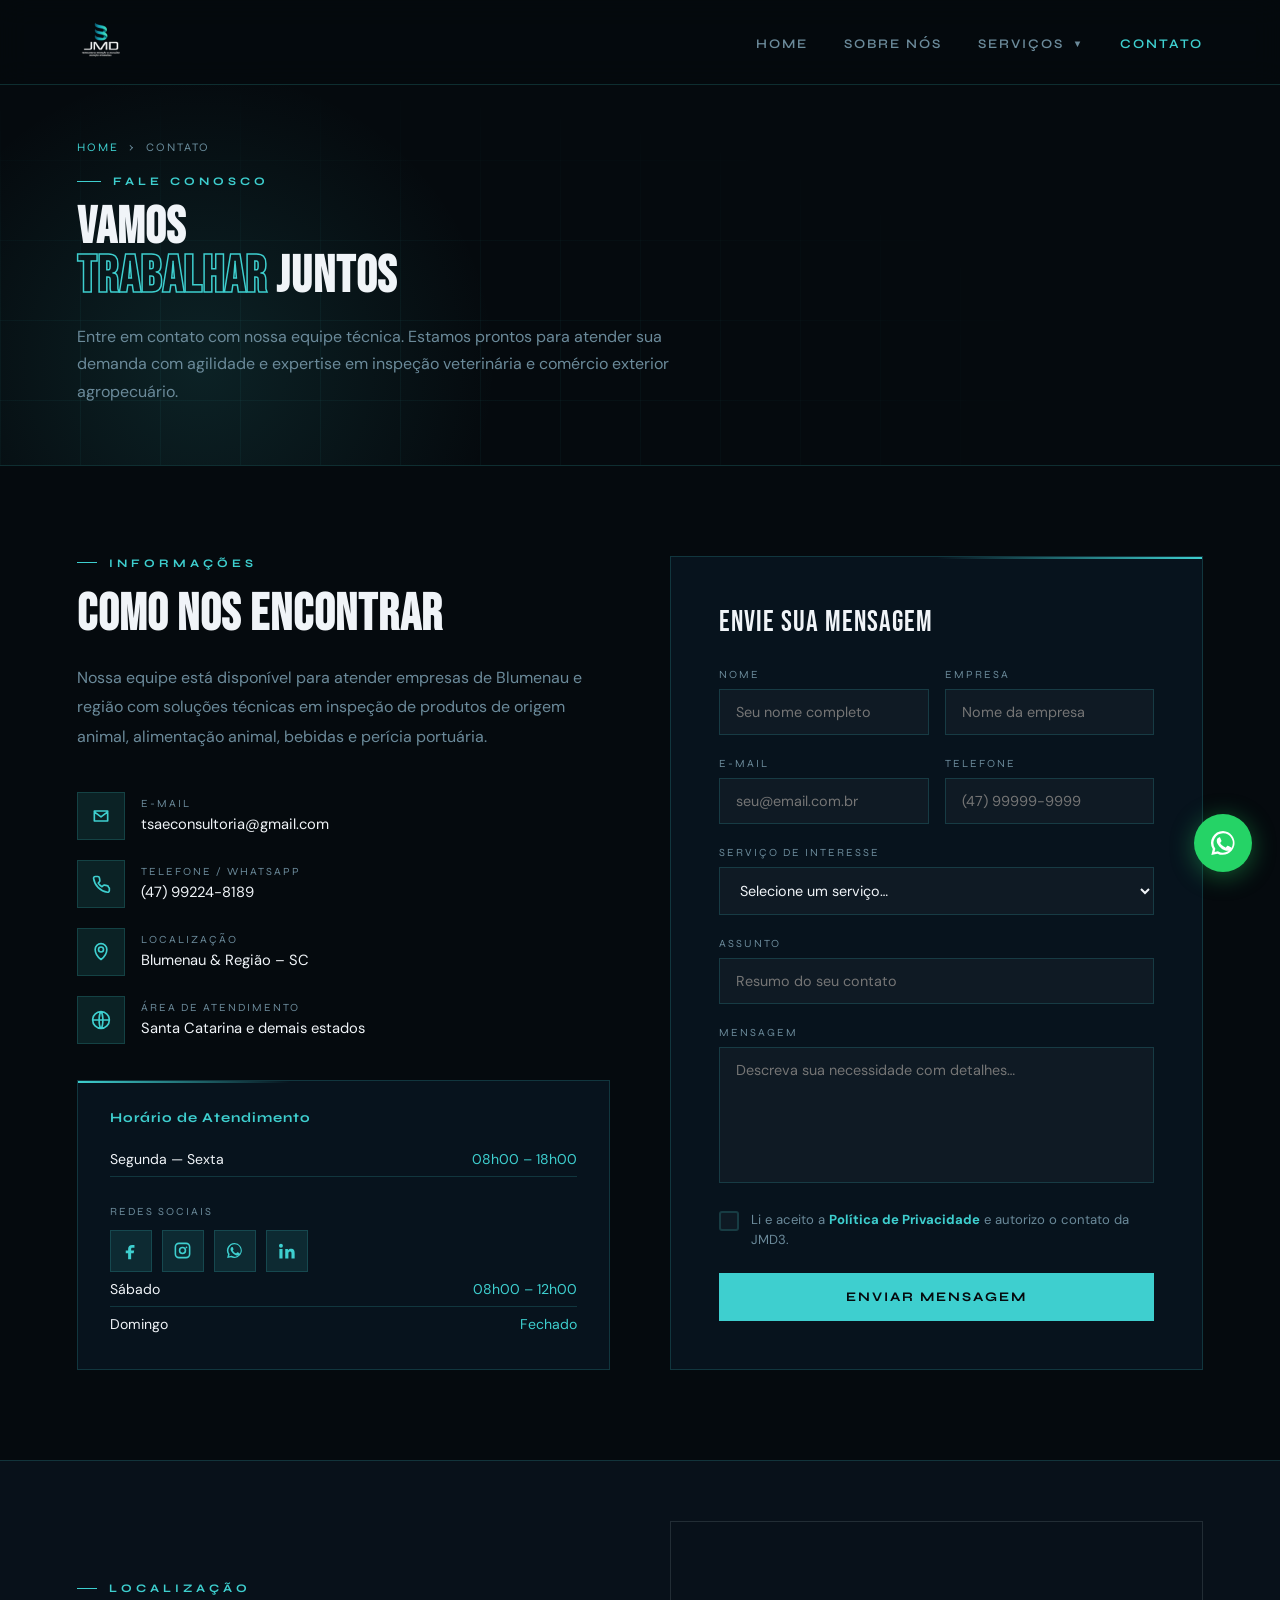
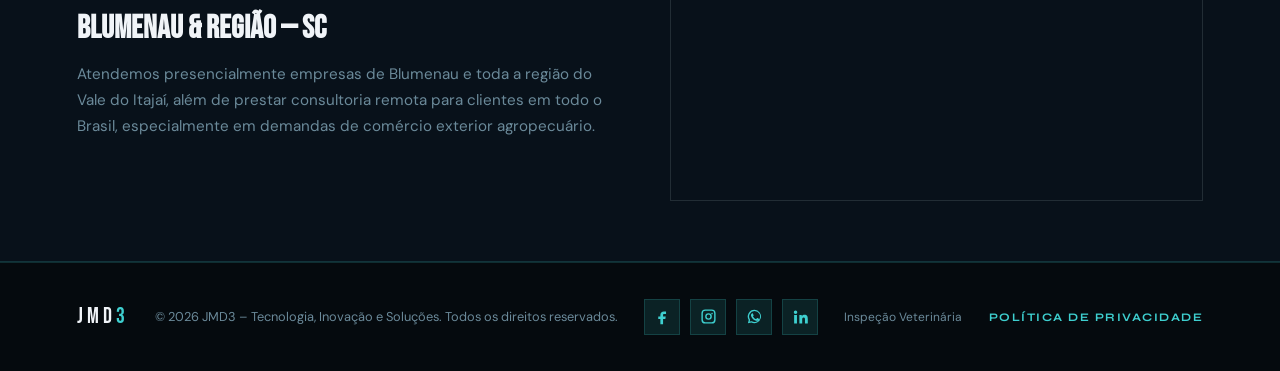
<file: contato.html>
<!DOCTYPE html>

<html lang="pt-BR">
<head>
  <meta charset="UTF-8"/>
  <meta name="description" content="Entre em contato com a equipe JMD3. Atendemos empresas em Blumenau e região com serviços de inspeção veterinária, alimentação animal, bebidas e comércio exterior agropecuário."/>
  <meta name="robots" content="index, follow"/>
  <meta property="og:type" content="website"/>
  <meta property="og:title" content="Contato – JMD3"/>
  <meta property="og:description" content="Fale com nossa equipe técnica em Blumenau/SC. Inspeção veterinária, alimentação animal, bebidas e perícia portuária."/>
  <meta property="og:locale" content="pt_BR"/>
  <meta property="og:site_name" content="JMD3"/>
  <meta property="og:image" content="https://jmd3.vercel.app/og-image.jpg"/>
  <meta property="og:image:width" content="1200"/>
  <meta property="og:image:height" content="630"/>
  <meta name="twitter:image" content="https://jmd3.vercel.app/og-image.jpg"/>
  <meta property="og:url" content="https://jmd3.vercel.app/contato.html"/>
  <meta name="theme-color" content="#050A0E"/>
  <meta name="viewport" content="width=device-width, initial-scale=1.0"/>
    <link rel="canonical" href="https://jmd3.vercel.app/contato.html"/>
  <link rel="icon" type="image/x-icon" href="ICON.ico">
  <link rel="icon" type="image/png" sizes="512x512" href="favicon-512.png">
  <link rel="apple-touch-icon" href="apple-touch-icon.png">
  <title>Contato – JMD3 | Fale com Nossa Equipe</title>
  <link href="https://fonts.googleapis.com/css2?family=Bebas+Neue&family=Syne:wght@400;600;700;800&family=DM+Sans:ital,wght@0,300;0,400;0,500;1,300&display=swap" rel="stylesheet"/>
  <link rel="stylesheet" href="jmd3-icons.css"/>
  <style>
    *, *::before, *::after { box-sizing: border-box; margin: 0; padding: 0; }
    :root {
      --bg: #050A0E; --bg2: #08111A;
      --teal: #3ECFCF; --teal2: #2AADB5;
      --teal-dim: rgba(62,207,207,0.12);
      --white: #F0F4F8; --muted: #6B8A9A;
      --border: rgba(62,207,207,0.18);
      --card: rgba(8,22,32,0.85);
      --error: #FF6B6B;
      --success: #25D366;
    }
    html { scroll-behavior: smooth; }
    body { background: var(--bg); color: var(--white); font-family: 'DM Sans', sans-serif; overflow-x: hidden; }
    ::-webkit-scrollbar { width: 5px; }
    ::-webkit-scrollbar-track { background: var(--bg); }
    ::-webkit-scrollbar-thumb { background: var(--teal2); border-radius: 10px; }

/* NAV */
nav { position: fixed; top: 0; width: 100%; z-index: 100; display: flex; align-items: center; justify-content: space-between; padding: 18px 6vw; background: rgba(5,10,14,0.85); backdrop-filter: blur(14px); border-bottom: 1px solid var(--border); }
.nav-logo { font-family: 'Bebas Neue', sans-serif; font-size: 1.9rem; letter-spacing: 4px; color: var(--white); text-decoration: none; }
.nav-logo span { color: var(--teal); }
.nav-links { display: flex; gap: 36px; list-style: none; }
.nav-links a { font-family: 'Syne', sans-serif; font-size: 0.82rem; font-weight: 600; letter-spacing: 2px; text-transform: uppercase; color: var(--muted); text-decoration: none; transition: color .25s; }
.nav-links a:hover, .nav-links a.active { color: var(--teal); }
.nav-item { position: relative; }
.nav-item .dropdown { display: none; position: absolute; top: calc(100% + 18px); left: 50%; transform: translateX(-50%); background: rgba(5,10,14,0.97); backdrop-filter: blur(16px); border: 1px solid var(--border); min-width: 280px; z-index: 200; padding: 8px 0; }
.nav-item .dropdown::before { content: ''; position: absolute; top: -5px; left: 50%; transform: translateX(-50%) rotate(45deg); width: 10px; height: 10px; background: rgba(5,10,14,0.97); border-left: 1px solid var(--border); border-top: 1px solid var(--border); }
.nav-item .dropdown.open { display: block; }
.dropdown a { display: block; padding: 11px 22px; font-family: 'DM Sans', sans-serif; font-size: 0.88rem; font-weight: 400; letter-spacing: 0; text-transform: none; color: var(--muted); white-space: nowrap; transition: color .2s, background .2s; border-left: 2px solid transparent; }
.dropdown a:hover { color: var(--teal); background: var(--teal-dim); border-left-color: var(--teal); }
.nav-arrow { display: inline-block; margin-left: 4px; font-size: 0.6rem; vertical-align: middle; transition: transform .25s; }
.nav-arrow.open { transform: rotate(180deg); }
.hamburger { display: none; background: transparent; border: 0; color: inherit; }

/* HERO */
.page-hero {
  min-height: 48vh;
  display: flex; flex-direction: column; justify-content: flex-end;
  padding: 140px 6vw 60px;
  position: relative; overflow: hidden;
  border-bottom: 1px solid var(--border);
}
.page-hero::before {
  content: '';
  position: absolute; inset: 0;
  background-image: linear-gradient(var(--border) 1px, transparent 1px), linear-gradient(90deg, var(--border) 1px, transparent 1px);
  background-size: 80px 80px;
  mask-image: radial-gradient(ellipse 80% 80% at 20% 80%, black 20%, transparent 80%);
  opacity: .3;
}
.page-hero::after {
  content: '';
  position: absolute; width: 600px; height: 600px;
  left: -100px; bottom: -200px;
  background: radial-gradient(circle, rgba(62,207,207,0.12) 0%, transparent 70%);
  border-radius: 50%;
}
.breadcrumb { font-family: 'Syne', sans-serif; font-size: 0.72rem; letter-spacing: 2px; text-transform: uppercase; color: var(--muted); margin-bottom: 20px; display: flex; align-items: center; gap: 10px; }
.breadcrumb a { color: var(--teal); text-decoration: none; }
.page-hero-tag { font-family: 'Syne', sans-serif; font-size: 0.72rem; font-weight: 700; letter-spacing: 4px; text-transform: uppercase; color: var(--teal); margin-bottom: 16px; display: flex; align-items: center; gap: 12px; }
.page-hero-tag::before { content: ''; width: 24px; height: 1px; background: var(--teal); }
.page-hero h1 { font-family: 'Bebas Neue', sans-serif; font-size: clamp(2.2rem, 4vw, 4.5rem); line-height: .95; letter-spacing: 1px; position: relative; z-index: 1; }
.page-hero h1 em { font-style: normal; -webkit-text-stroke: 1.5px var(--teal); color: transparent; }
.page-hero-sub { margin-top: 22px; font-size: 1rem; color: var(--muted); max-width: 600px; line-height: 1.7; position: relative; z-index: 1; }

/* CONTACT SECTION */
.contact-section {
  display: grid;
  grid-template-columns: 1fr 1fr;
  gap: 60px;
  padding: 90px 6vw;
  align-items: start;
}

/* Info side */

.section-tag { font-family: 'Syne', sans-serif; font-size: 0.72rem; font-weight: 700; letter-spacing: 4px; text-transform: uppercase; color: var(--teal); margin-bottom: 14px; display: flex; align-items: center; gap: 12px; }
.section-tag::before { content: ''; width: 20px; height: 1px; background: var(--teal); }
h2.block-title { font-family: 'Bebas Neue', sans-serif; font-size: clamp(2rem, 4vw, 3.2rem); letter-spacing: 1px; margin-bottom: 18px; }
.contact-desc { color: var(--muted); line-height: 1.85; font-size: 1rem; margin-bottom: 40px; }

.contact-item { display: flex; gap: 16px; align-items: center; margin-bottom: 20px; }
.contact-icon { width: 48px; height: 48px; background: var(--teal-dim); border: 1px solid var(--border); display: flex; align-items: center; justify-content: center; font-size: 1.1rem; flex-shrink: 0; }
.contact-item-text span { display: block; font-size: 0.68rem; letter-spacing: 2px; text-transform: uppercase; color: var(--muted); margin-bottom: 3px; font-family: 'Syne', sans-serif; }
.contact-item-text strong { font-size: 0.92rem; font-weight: 400; }

/* horário */
.hours-card { background: var(--card); border: 1px solid var(--border); padding: 28px 32px; margin-top: 36px; position: relative; }
.hours-card::before { content: ''; position: absolute; top: 0; left: 0; width: 40%; height: 2px; background: linear-gradient(90deg, var(--teal), transparent); }
.hours-card h4 { font-family: 'Syne', sans-serif; font-weight: 700; font-size: 0.85rem; margin-bottom: 16px; color: var(--teal); letter-spacing: 1px; }
.hours-row { display: flex; justify-content: space-between; padding: 8px 0; border-bottom: 1px solid var(--border); font-size: 0.88rem; }
.hours-row:last-child { border-bottom: none; }
.hours-row span:last-child { color: var(--teal); }

/* Form side */
.contact-form {
  background: var(--card);
  border: 1px solid var(--border);
  padding: 48px;
  position: relative;
}
.contact-form::before { content: ''; position: absolute; top: 0; right: 0; width: 50%; height: 2px; background: linear-gradient(270deg, var(--teal), transparent); }

.form-title { font-family: 'Bebas Neue', sans-serif; font-size: 1.8rem; letter-spacing: 1px; margin-bottom: 28px; }

.form-row { margin-bottom: 22px; }
.form-row label { display: block; font-family: 'Syne', sans-serif; font-size: 0.68rem; letter-spacing: 2px; text-transform: uppercase; color: var(--muted); margin-bottom: 8px; }
.form-row input, .form-row textarea, .form-row select {
  width: 100%; background: rgba(255,255,255,0.03); border: 1px solid var(--border);
  color: var(--white); font-family: 'DM Sans', sans-serif; font-size: 0.9rem;
  padding: 13px 16px; outline: none; transition: border-color .25s; resize: none;
}
.form-row input:focus, .form-row textarea:focus, .form-row select:focus { border-color: var(--teal); }
.form-row select option { background: #0d1f2d; }
.form-grid { display: grid; grid-template-columns: 1fr 1fr; gap: 16px; }

/* ── PRIVACY CONSENT ── */
.privacy-consent { margin: 4px 0 22px; }
.privacy-consent label { 
  display: flex; 
  align-items: flex-start; 
  gap: 12px; 
  color: var(--muted); 
  font-size: 0.82rem; 
  line-height: 1.55; 
  cursor: pointer;
  transition: color .25s;
}
.privacy-consent label:hover { color: var(--white); }

/* Custom checkbox styling */
.privacy-consent input[type="checkbox"] { 
  appearance: none;
  -webkit-appearance: none;
  width: 20px; 
  min-width: 20px; 
  height: 20px; 
  margin-top: 1px;
  background: rgba(255,255,255,0.03);
  border: 2px solid var(--border);
  border-radius: 3px;
  cursor: pointer;
  transition: all .25s ease;
  flex-shrink: 0;
  display: flex;
  align-items: center;
  justify-content: center;
}

.privacy-consent input[type="checkbox"]:hover {
  border-color: var(--teal);
  background: rgba(62,207,207,0.08);
}

.privacy-consent input[type="checkbox"]:checked {
  background: var(--teal);
  border-color: var(--teal);
  box-shadow: inset 0 0 0 3px var(--bg);
}

.privacy-consent input[type="checkbox"]:checked::after {
  content: '✓';
  color: var(--bg);
  font-weight: bold;
  font-size: 0.85rem;
}

.privacy-consent input[type="checkbox"]:focus {
  outline: 2px solid var(--teal);
  outline-offset: 2px;
}

.privacy-consent input[type="checkbox"].error {
  border-color: var(--error);
  background: rgba(255,107,107,0.1);
  animation: shake .4s ease;
}

.privacy-consent a { 
  color: var(--teal); 
  text-decoration: none; 
  font-weight: 700;
  transition: color .25s;
}
.privacy-consent a:hover { 
  color: var(--teal2); 
  text-decoration: underline;
}

/* Privacy error message */
.privacy-error {
  display: flex;
  align-items: center;
  gap: 8px;
  padding: 12px 14px;
  background: rgba(255,107,107,0.15);
  border: 1px solid var(--error);
  border-radius: 4px;
  color: var(--error);
  font-size: 0.82rem;
  margin-top: 8px;
  animation: slideDown .3s ease;
}

.privacy-error::before {
  content: '⚠';
  font-weight: bold;
  font-size: 1rem;
}

.privacy-success {
  display: flex;
  align-items: center;
  gap: 8px;
  padding: 12px 14px;
  background: rgba(37,211,102,0.15);
  border: 1px solid var(--success);
  border-radius: 4px;
  color: var(--success);
  font-size: 0.82rem;
  margin-top: 8px;
  animation: slideDown .3s ease;
}

.privacy-success::before {
  content: '✓';
  font-weight: bold;
  font-size: 1rem;
}

.btn-primary { display: block; width: 100%; text-align: center; padding: 16px 24px; background: var(--teal); color: #050A0E; font-family: 'Syne', sans-serif; font-weight: 700; font-size: 0.82rem; letter-spacing: 2px; text-transform: uppercase; text-decoration: none; border: none; cursor: pointer; transition: background .25s; }
.btn-primary:hover { background: var(--teal2); }
.btn-primary:disabled { background: var(--muted); cursor: not-allowed; opacity: 0.6; }

/* success message */
.success-msg { display: none; text-align: center; padding: 20px; background: rgba(37,211,102,0.15); border: 1px solid var(--success); border-radius: 4px; margin-top: 16px; }
.success-msg p { color: var(--success); font-family: 'Syne', sans-serif; font-size: 0.85rem; letter-spacing: 1px; }

/* MAP strip */
.map-strip { background: var(--bg2); border-top: 1px solid var(--border); border-bottom: 1px solid var(--border); padding: 60px 6vw; display: grid; grid-template-columns: 1fr 1fr; gap: 60px; align-items: center; }
.map-text .section-tag { margin-bottom: 14px; }
.map-text h3 { font-family: 'Bebas Neue', sans-serif; font-size: 2rem; margin-bottom: 14px; }
.map-text p { color: var(--muted); font-size: 0.95rem; line-height: 1.7; }
.map-frame { width: 100%; height: 280px; border: 1px solid var(--border); filter: grayscale(80%) invert(10%); }

/* reveal */
.reveal { opacity: 0; transform: translateY(28px); transition: opacity .7s ease, transform .7s ease; }
.reveal.visible { opacity: 1; transform: none; }

/* animations */
@keyframes shake {
  0%, 100% { transform: translateX(0); }
  25% { transform: translateX(-5px); }
  75% { transform: translateX(5px); }
}

@keyframes slideDown {
  from { opacity: 0; transform: translateY(-10px); }
  to { opacity: 1; transform: translateY(0); }
}

/* footer */
footer { padding: 36px 6vw; border-top: 1px solid var(--border); display: flex; align-items: center; justify-content: space-between; flex-wrap: wrap; gap: 16px; }
.footer-logo { font-family: 'Bebas Neue', sans-serif; font-size: 1.4rem; letter-spacing: 4px; }
.footer-logo span { color: var(--teal); }
footer p { color: var(--muted); font-size: 0.8rem; }
.footer-links { display: flex; align-items: center; gap: 14px; flex-wrap: wrap; }
.footer-links a { color: var(--teal); font-family: 'Syne', sans-serif; font-size: 0.72rem; font-weight: 700; letter-spacing: 1.5px; text-transform: uppercase; text-decoration: none; transition: color .25s; }
.footer-links a:hover { color: var(--teal2); }

/* whatsapp */
.whatsapp-btn { position: fixed; bottom: 28px; right: 28px; z-index: 999; width: 58px; height: 58px; background: #25D366; border-radius: 50%; display: flex; align-items: center; justify-content: center; box-shadow: 0 4px 24px rgba(37,211,102,0.4); cursor: pointer; text-decoration: none; transition: transform .25s, box-shadow .25s; animation: pulse-wa 2.5s infinite; }
.whatsapp-btn:hover { transform: scale(1.1); box-shadow: 0 6px 32px rgba(37,211,102,0.6); }
.whatsapp-btn svg { width: 30px; height: 30px; fill: #fff; }
@keyframes pulse-wa { 0%,100%{box-shadow:0 4px 24px rgba(37,211,102,0.4)} 50%{box-shadow:0 4px 36px rgba(37,211,102,0.7)} }

@media(max-width:900px) { .contact-section, .map-strip { grid-template-columns: 1fr; gap: 40px; } .form-grid { grid-template-columns: 1fr; } }
@media(max-width:600px) {
  nav { padding: 16px 5vw; }
  .nav-logo img { height: 48px !important; }
  .contact-form { padding: 28px 20px; }
  .hamburger { display: flex; flex-direction: column; gap: 5px; cursor: pointer; padding: 4px; }
  .hamburger span { display: block; width: 24px; height: 2px; background: var(--white); transition: all .3s; }
  .hamburger.open span:nth-child(1) { transform: translateY(7px) rotate(45deg); }
  .hamburger.open span:nth-child(2) { opacity: 0; }
  .hamburger.open span:nth-child(3) { transform: translateY(-7px) rotate(-45deg); }
  .nav-links { display: none; }
  .nav-links.open { display: flex; flex-direction: column; position: fixed; top: 80px; left: 0; right: 0; background: rgba(5,10,14,0.97); backdrop-filter: blur(16px); padding: 28px 6vw 36px; gap: 24px; border-bottom: 1px solid var(--border); z-index: 99; max-height: calc(100vh - 80px); overflow-y: auto; }
  .nav-links.open .dropdown.open { display: block; position: static; transform: none; border: none; backdrop-filter: none; background: transparent; min-width: unset; padding: 4px 0 0 16px; margin-top: 8px; }
  .nav-links.open .dropdown::before { display: none; }
}

/* ── DESKTOP ENFORCED ── */
@media (min-width: 901px) {
  .content-grid { grid-template-columns: 2fr 1fr !important; }
  .items-grid { grid-template-columns: repeat(2, 1fr) !important; }
  .contact-section { grid-template-columns: 1fr 1fr !important; }
  .map-strip { grid-template-columns: 1fr 1fr !important; }
  #sobre { grid-template-columns: 1fr 1fr !important; }
  #contato { grid-template-columns: 1fr 1fr !important; }
  .services-grid { grid-template-columns: repeat(2, 1fr) !important; }
  .nav-links { display: flex !important; }
  .hamburger { display: none !important; }
  .form-grid { grid-template-columns: 1fr 1fr !important; }
  .sidebar { position: sticky !important; top: 100px !important; }
}

/* ── NAV CLEARANCE ── */
html { scroll-padding-top: 80px; }
body { padding-top: 0; }

@media (max-width: 600px) {
  #hero {
    padding-top: 100px !important;
    justify-content: flex-start !important;
    padding-bottom: 120px !important;
  }
  .page-hero {
    padding-top: 100px !important;
    min-height: auto !important;
  }
  .hero-stats {
    position: static !important;
    margin-top: 40px !important;
  }
}

/* Logo image fix */
.nav-logo img {
  height: 48px;
  width: auto;
  object-fit: contain;
  display: block;
}

  
/* SOCIAL LINKS */
.social-links { display: flex; align-items: center; gap: 10px; flex-wrap: wrap; }
.social-links a { width: 36px; height: 36px; display: inline-flex; align-items: center; justify-content: center; background: var(--teal-dim); border: 1px solid var(--border); color: var(--teal); text-decoration: none; transition: border-color .25s, color .25s, transform .2s; }
.social-links a:hover { border-color: var(--teal); color: var(--white); transform: translateY(-2px); }
.social-links svg { width: 17px; height: 17px; fill: currentColor; }
.social-panel { margin-top: 28px; }
.social-panel-title { display: block; font-family: 'Syne', sans-serif; font-size: 0.68rem; letter-spacing: 2px; text-transform: uppercase; color: var(--muted); margin-bottom: 12px; }
.social-links-large a { width: 42px; height: 42px; }
.social-links-large svg { width: 19px; height: 19px; }
@media (max-width: 600px) {
  .whatsapp-btn { width: 52px; height: 52px; right: 18px; bottom: 18px; }
  .whatsapp-btn svg { width: 27px; height: 27px; }
}

</style>
</head>
<body>

<nav>
  <a href="index.html" class="nav-logo"><img src="logo-jmd3.webp" alt="JMD3" style="height:48px;width:auto;object-fit:contain;display:block;"/></a>
  <ul class="nav-links" id="navLinks">
    <li class="nav-item"><a href="index.html">Home</a></li>
    <li class="nav-item"><a href="sobre.html">Sobre Nós</a></li>
    <li class="nav-item">
      <a href="index.html#servicos" onclick="toggleDropdown(event)">Serviços <span class="nav-arrow" id="navArrow">▼</span></a>
      <div class="dropdown" id="servDropdown">
        <a href="servico-produtos-origem-animal.html">Produtos de Origem Animal</a>
        <a href="servico-alimentacao-animal.html">Alimentação Animal</a>
        <a href="servico-bebidas.html">Bebidas (MAPA)</a>
        <a href="servico-comercio-exterior.html">Perícias Portuárias e Aduaneiras</a><a href="index.html#avarias">Perícia de Avarias em Cargas</a><a href="index.html#laudos">Laudos Técnico-Científicos</a>
      </div>
    </li>
    <li class="nav-item"><a href="contato.html" class="active">Contato</a></li>
  </ul>
  <button class="hamburger" id="hamburger" type="button" aria-label="Abrir menu" aria-expanded="false" aria-controls="navLinks" onclick="toggleMenu()"><span></span><span></span><span></span></button>
</nav>

<!-- HERO -->

<div class="page-hero">
  <div>
    <div class="breadcrumb"><a href="index.html">Home</a> <span>›</span> Contato</div>
    <div class="page-hero-tag" >Fale Conosco</div>
    <h1>Vamos<br><em>Trabalhar</em> Juntos</h1>
  </div>
  <p class="page-hero-sub">Entre em contato com nossa equipe técnica. Estamos prontos para atender sua demanda com agilidade e expertise em inspeção veterinária e comércio exterior agropecuário.</p>
</div>

<!-- CONTACT SECTION -->

<div class="contact-section">

  <!-- INFO -->

  <div class="contact-info reveal">
    <div class="section-tag">Informações</div>
    <h2 class="block-title">Como Nos Encontrar</h2>
    <p class="contact-desc">Nossa equipe está disponível para atender empresas de Blumenau e região com soluções técnicas em inspeção de produtos de origem animal, alimentação animal, bebidas e perícia portuária.</p>


<div class="contact-item">
  <div class="contact-icon"><span class="svg-symbol icon-mail" aria-hidden="true"></span></div>
  <div class="contact-item-text">
    <span>E-mail</span>
    <strong>tsaeconsultoria@gmail.com</strong>
  </div>
</div>
<div class="contact-item">
  <div class="contact-icon"><span class="svg-symbol icon-phone" aria-hidden="true"></span></div>
  <div class="contact-item-text">
    <span>Telefone / WhatsApp</span>
    <strong>(47) 99224-8189</strong>
  </div>
</div>
<div class="contact-item">
  <div class="contact-icon"><span class="svg-symbol icon-pin" aria-hidden="true"></span></div>
  <div class="contact-item-text">
    <span>Localização</span>
    <strong>Blumenau & Região – SC</strong>
  </div>
</div>
<div class="contact-item">
  <div class="contact-icon"><span class="svg-symbol icon-globe" aria-hidden="true"></span></div>
  <div class="contact-item-text">
    <span>Área de Atendimento</span>
    <strong>Santa Catarina e demais estados</strong>
  </div>
</div>

<div class="hours-card">
  <h4>Horário de Atendimento</h4>
  <div class="hours-row"><span>Segunda — Sexta</span><span>08h00 – 18h00</span></div>
  
<div class="social-panel contact-social">
  <span class="social-panel-title">Redes Sociais</span>
  <div class="social-links social-links-large" aria-label="Redes sociais da JMD3">
  <a href="https://www.facebook.com/p/JMD3-Inspe%C3%A7%C3%A3o-Veterin%C3%A1ria-100088308552055/" target="_blank" rel="noopener" aria-label="Facebook da JMD3" title="Facebook"><svg viewBox="0 0 24 24"><path d="M14 8.5h3V5h-3c-3.1 0-5 1.9-5 5v2H6v3.6h3V23h3.8v-7.4H16l.6-3.6h-3.8v-1.7c0-1 .4-1.8 1.2-1.8Z"/></svg></a>
  <a href="https://www.instagram.com/jmd3insp/" target="_blank" rel="noopener" aria-label="Instagram da JMD3" title="Instagram"><svg viewBox="0 0 24 24"><path d="M7.5 2h9A5.5 5.5 0 0 1 22 7.5v9a5.5 5.5 0 0 1-5.5 5.5h-9A5.5 5.5 0 0 1 2 16.5v-9A5.5 5.5 0 0 1 7.5 2Zm0 2A3.5 3.5 0 0 0 4 7.5v9A3.5 3.5 0 0 0 7.5 20h9a3.5 3.5 0 0 0 3.5-3.5v-9A3.5 3.5 0 0 0 16.5 4h-9Zm4.5 3.3a4.7 4.7 0 1 1 0 9.4 4.7 4.7 0 0 1 0-9.4Zm0 2A2.7 2.7 0 1 0 12 14.7 2.7 2.7 0 0 0 12 9.3Zm5-2.5a1.1 1.1 0 1 1 0 2.2 1.1 1.1 0 0 1 0-2.2Z"/></svg></a>
  <a href="https://wa.me/5547992248189" target="_blank" rel="noopener" aria-label="WhatsApp da JMD3" title="WhatsApp"><svg viewBox="0 0 32 32"><path d="M16.02 3.2A12.73 12.73 0 0 0 5.1 22.48L3.6 28.8l6.45-1.43A12.72 12.72 0 1 0 16.02 3.2Zm0 2.34a10.38 10.38 0 0 1 8.8 15.9 10.39 10.39 0 0 1-13.76 3.6l-.45-.24-3.62.8.83-3.55-.27-.47A10.39 10.39 0 0 1 16.02 5.54Zm-4.4 4.73c-.25 0-.66.1-1 .47-.35.37-1.32 1.29-1.32 3.14 0 1.85 1.35 3.64 1.54 3.89.19.25 2.6 4.16 6.43 5.66 3.18 1.25 3.83.8 4.52.75.7-.06 2.24-.92 2.55-1.8.32-.88.32-1.64.22-1.8-.1-.16-.35-.25-.73-.44-.38-.19-2.24-1.1-2.58-1.23-.35-.13-.6-.19-.85.19-.25.38-.97 1.23-1.2 1.48-.22.25-.44.28-.82.1-.38-.2-1.6-.6-3.05-1.9-1.13-1-1.9-2.25-2.12-2.63-.22-.38-.02-.58.17-.77.17-.17.38-.44.57-.66.19-.22.25-.38.38-.63.13-.25.06-.47-.03-.66-.1-.19-.85-2.05-1.16-2.8-.31-.74-.62-.64-.85-.65h-.73Z"/></svg></a>
  <a href="https://www.linkedin.com/in/airson-junior-a565262a3/?originalSubdomain=br" target="_blank" rel="noopener" aria-label="LinkedIn da JMD3" title="LinkedIn"><svg viewBox="0 0 24 24"><path d="M4.98 3.5A2.5 2.5 0 1 1 5 8.5a2.5 2.5 0 0 1-.02-5ZM3 10h4v12H3V10Zm7 0h3.8v1.6h.1c.5-1 1.8-1.9 3.7-1.9 4 0 4.7 2.6 4.7 6V22h-4v-5.6c0-1.3 0-3-1.8-3s-2.1 1.4-2.1 2.9V22h-4V10Z"/></svg></a>
</div>
</div>
<div class="hours-row"><span>Sábado</span><span>08h00 – 12h00</span></div>
  <div class="hours-row"><span>Domingo</span><span>Fechado</span></div>
</div>


  </div>

  <!-- FORM -->

  <div class="contact-form reveal">
    <div class="form-title">Envie sua Mensagem</div>

    <form id="formContato" onsubmit="enviarFormularioContato(event)">
<div class="form-grid">
  <div class="form-row">
    <label for="nomeContato">Nome</label>
    <input type="text" id="nomeContato" name="nome" placeholder="Seu nome completo" required />
  </div>
  <div class="form-row">
    <label for="empresaContato">Empresa</label>
    <input type="text" id="empresaContato" name="empresa" placeholder="Nome da empresa" required />
  </div>
</div>
<div class="form-grid">
  <div class="form-row">
    <label for="emailContato">E-mail</label>
    <input type="email" id="emailContato" name="email" placeholder="seu@email.com.br" required />
  </div>
  <div class="form-row">
    <label for="telefoneContato">Telefone</label>
    <input type="tel" id="telefoneContato" name="telefone" placeholder="(47) 99999-9999" />
  </div>
</div>
<div class="form-row">
  <label for="servicoContato">Serviço de Interesse</label>
  <select id="servicoContato" name="servico" required>
    <option value="">Selecione um serviço…</option>
    <option>Inspeção Veterinária (Produtos de Origem Animal)</option>
    <option>Alimentação Animal</option>
    <option>Bebidas (MAPA)</option>
    <option>Perícias Portuárias e Aduaneiras</option>
    <option>Perícia de Avarias em Cargas e Contêineres</option>
    <option>Assistência Técnica Aduaneira</option>
    <option>Laudos e Pareceres Técnico-Científicos</option>
    <option>Outro assunto</option>
    <option>Outro</option>
  </select>
</div>
<div class="form-row">
  <label for="assuntoContato">Assunto</label>
  <input type="text" id="assuntoContato" name="assunto" placeholder="Resumo do seu contato" />
</div>
<div class="form-row">
  <label for="mensagemContato">Mensagem</label>
  <textarea id="mensagemContato" name="mensagem" rows="6" placeholder="Descreva sua necessidade com detalhes…" required></textarea>
</div>
<div class="privacy-consent">
  <label for="aceitePrivacidadeContato">
    <input type="checkbox" id="aceitePrivacidadeContato" name="aceite" required />
    <span>Li e aceito a <a href="privacidade.html" target="_blank" rel="noopener">Política de Privacidade</a> e autorizo o contato da JMD3.</span>
  </label>
  <div id="privacyErrorContato"></div>
</div>
<button type="submit" class="btn-primary">Enviar Mensagem</button>
<div id="successMsgContato"></div>
    </form>

  </div>
</div>

<!-- MAP STRIP -->

<div class="map-strip">
  <div class="map-text reveal">
    <div class="section-tag">Localização</div>
    <h3>Blumenau & Região — SC</h3>
    <p>Atendemos presencialmente empresas de Blumenau e toda a região do Vale do Itajaí, além de prestar consultoria remota para clientes em todo o Brasil, especialmente em demandas de comércio exterior agropecuário.</p>
  </div>
  <iframe
    class="map-frame reveal"
    src="https://www.google.com/maps/embed?pb=!1m18!1m12!1m3!1d3558.942172220944!2d-49.064182200000005!3d-26.8735783!2m3!1f0!2f0!3f0!3m2!1i1024!2i768!4f13.1!3m3!1m2!1s0x94df1f126058dfcd%3A0xf3dcc4005bdc8af7!2sJMD3%20INSPE%C3%87%C3%83O%20VETERINARIA%20%26%20TSAE%20TREINAMENTOS!5e0!3m2!1spt-BR!2sbr!4v1780265700646!5m2!1spt-BR!2sbr"
    allowfullscreen="" loading="lazy" referrerpolicy="no-referrer-when-downgrade">
  </iframe>
</div>

<!-- FOOTER -->

<footer>
  <div class="footer-logo">JMD<span>3</span></div>
  <p>© 2026 JMD3 – Tecnologia, Inovação e Soluções. Todos os direitos reservados.</p>
  <div class="social-links" aria-label="Redes sociais da JMD3">
  <a href="https://www.facebook.com/p/JMD3-Inspe%C3%A7%C3%A3o-Veterin%C3%A1ria-100088308552055/" target="_blank" rel="noopener" aria-label="Facebook da JMD3" title="Facebook"><svg viewBox="0 0 24 24"><path d="M14 8.5h3V5h-3c-3.1 0-5 1.9-5 5v2H6v3.6h3V23h3.8v-7.4H16l.6-3.6h-3.8v-1.7c0-1 .4-1.8 1.2-1.8Z"/></svg></a>
  <a href="https://www.instagram.com/jmd3insp/" target="_blank" rel="noopener" aria-label="Instagram da JMD3" title="Instagram"><svg viewBox="0 0 24 24"><path d="M7.5 2h9A5.5 5.5 0 0 1 22 7.5v9a5.5 5.5 0 0 1-5.5 5.5h-9A5.5 5.5 0 0 1 2 16.5v-9A5.5 5.5 0 0 1 7.5 2Zm0 2A3.5 3.5 0 0 0 4 7.5v9A3.5 3.5 0 0 0 7.5 20h9a3.5 3.5 0 0 0 3.5-3.5v-9A3.5 3.5 0 0 0 16.5 4h-9Zm4.5 3.3a4.7 4.7 0 1 1 0 9.4 4.7 4.7 0 0 1 0-9.4Zm0 2A2.7 2.7 0 1 0 12 14.7 2.7 2.7 0 0 0 12 9.3Zm5-2.5a1.1 1.1 0 1 1 0 2.2 1.1 1.1 0 0 1 0-2.2Z"/></svg></a>
  <a href="https://wa.me/5547992248189" target="_blank" rel="noopener" aria-label="WhatsApp da JMD3" title="WhatsApp"><svg viewBox="0 0 32 32"><path d="M16.02 3.2A12.73 12.73 0 0 0 5.1 22.48L3.6 28.8l6.45-1.43A12.72 12.72 0 1 0 16.02 3.2Zm0 2.34a10.38 10.38 0 0 1 8.8 15.9 10.39 10.39 0 0 1-13.76 3.6l-.45-.24-3.62.8.83-3.55-.27-.47A10.39 10.39 0 0 1 16.02 5.54Zm-4.4 4.73c-.25 0-.66.1-1 .47-.35.37-1.32 1.29-1.32 3.14 0 1.85 1.35 3.64 1.54 3.89.19.25 2.6 4.16 6.43 5.66 3.18 1.25 3.83.8 4.52.75.7-.06 2.24-.92 2.55-1.8.32-.88.32-1.64.22-1.8-.1-.16-.35-.25-.73-.44-.38-.19-2.24-1.1-2.58-1.23-.35-.13-.6-.19-.85.19-.25.38-.97 1.23-1.2 1.48-.22.25-.44.28-.82.1-.38-.2-1.6-.6-3.05-1.9-1.13-1-1.9-2.25-2.12-2.63-.22-.38-.02-.58.17-.77.17-.17.38-.44.57-.66.19-.22.25-.38.38-.63.13-.25.06-.47-.03-.66-.1-.19-.85-2.05-1.16-2.8-.31-.74-.62-.64-.85-.65h-.73Z"/></svg></a>
  <a href="https://www.linkedin.com/in/airson-junior-a565262a3/?originalSubdomain=br" target="_blank" rel="noopener" aria-label="LinkedIn da JMD3" title="LinkedIn"><svg viewBox="0 0 24 24"><path d="M4.98 3.5A2.5 2.5 0 1 1 5 8.5a2.5 2.5 0 0 1-.02-5ZM3 10h4v12H3V10Zm7 0h3.8v1.6h.1c.5-1 1.8-1.9 3.7-1.9 4 0 4.7 2.6 4.7 6V22h-4v-5.6c0-1.3 0-3-1.8-3s-2.1 1.4-2.1 2.9V22h-4V10Z"/></svg></a>
</div>
  <p style="color: var(--muted); font-size: .75rem;">Inspeção Veterinária</p>
  <div class="footer-links"><a href="privacidade.html">Política de Privacidade</a></div>
</footer>

<a class="whatsapp-btn" href="https://wa.me/5547992248189" target="_blank" rel="noopener" title="Fale conosco no WhatsApp" aria-label="Fale conosco no WhatsApp">
  <svg viewBox="0 0 32 32" aria-hidden="true" xmlns="http://www.w3.org/2000/svg">
    <path d="M16.02 3.2A12.73 12.73 0 0 0 5.1 22.48L3.6 28.8l6.45-1.43A12.72 12.72 0 1 0 16.02 3.2Zm0 2.34a10.38 10.38 0 0 1 8.8 15.9 10.39 10.39 0 0 1-13.76 3.6l-.45-.24-3.62.8.83-3.55-.27-.47A10.39 10.39 0 0 1 16.02 5.54Zm-4.4 4.73c-.25 0-.66.1-1 .47-.35.37-1.32 1.29-1.32 3.14 0 1.85 1.35 3.64 1.54 3.89.19.25 2.6 4.16 6.43 5.66 3.18 1.25 3.83.8 4.52.75.7-.06 2.24-.92 2.55-1.8.32-.88.32-1.64.22-1.8-.1-.16-.35-.25-.73-.44-.38-.19-2.24-1.1-2.58-1.23-.35-.13-.6-.19-.85.19-.25.38-.97 1.23-1.2 1.48-.22.25-.44.28-.82.1-.38-.2-1.6-.6-3.05-1.9-1.13-1-1.9-2.25-2.12-2.63-.22-.38-.02-.58.17-.77.17-.17.38-.44.57-.66.19-.22.25-.38.38-.63.13-.25.06-.47-.03-.66-.1-.19-.85-2.05-1.16-2.8-.31-.74-.62-.64-.85-.65h-.73Z"/>
  </svg>
</a>

<script>
function toggleMenu() {
  const navLinks = document.getElementById('navLinks');
  const hamburger = document.getElementById('hamburger');
  navLinks.classList.toggle('open');
  hamburger.classList.toggle('open');
  hamburger.setAttribute('aria-expanded', navLinks.classList.contains('open') ? 'true' : 'false');
}

function closeMenu() {
  const navLinks = document.getElementById('navLinks');
  const hamburger = document.getElementById('hamburger');
  navLinks.classList.remove('open');
  hamburger.classList.remove('open');
  hamburger.setAttribute('aria-expanded', 'false');
}

function toggleDropdown(event) {
  event.preventDefault();
  const item = event.target.closest('.nav-item');
  const dropdown = item.querySelector('.dropdown');
  const arrow = item.querySelector('.nav-arrow');
  dropdown.classList.toggle('open');
  arrow.classList.toggle('open');
}

document.addEventListener('click', function(event) {
  if (!event.target.closest('.nav-item')) {
    const dropdown = document.getElementById('servDropdown');
    const arrow = document.getElementById('navArrow');
    if (dropdown) dropdown.classList.remove('open');
    if (arrow) arrow.classList.remove('open');
  }
});

const observerOptions = { threshold: 0.1, rootMargin: '0px 0px -50px 0px' };
const observer = new IntersectionObserver(function(entries) {
  entries.forEach(entry => {
    if (entry.isIntersecting) {
      entry.target.classList.add('visible');
      observer.unobserve(entry.target);
    }
  });
}, observerOptions);

document.querySelectorAll('.reveal').forEach(el => observer.observe(el));

function enviarFormularioContato(event) {
  event.preventDefault();
  const checkbox = document.getElementById('aceitePrivacidadeContato');
  const errorDiv = document.getElementById('privacyErrorContato');
  const form = document.getElementById('formContato');
  const successDiv = document.getElementById('successMsgContato');
  errorDiv.innerHTML = '';
  successDiv.innerHTML = '';
  checkbox.classList.remove('error');

  if (!checkbox.checked) {
    errorDiv.innerHTML = '<div class="privacy-error">Você deve aceitar a Política de Privacidade para enviar o formulário.</div>';
    checkbox.classList.add('error');
    checkbox.focus();
    return false;
  }

  const mensagem = [
    'Olá, equipe JMD3. Gostaria de solicitar atendimento.',
    '',
    'Nome: ' + document.getElementById('nomeContato').value,
    'Empresa: ' + document.getElementById('empresaContato').value,
    'E-mail: ' + document.getElementById('emailContato').value,
    'Telefone: ' + document.getElementById('telefoneContato').value,
    'Serviço: ' + document.getElementById('servicoContato').value,
    'Assunto: ' + document.getElementById('assuntoContato').value,
    'Mensagem: ' + document.getElementById('mensagemContato').value
  ].join('\n');

  successDiv.innerHTML = '<div class="success-msg"><p>Abrindo WhatsApp com sua mensagem pronta...</p></div>';
  successDiv.querySelector('.success-msg').style.display = 'block';
  window.open('https://wa.me/5547992248189?text=' + encodeURIComponent(mensagem), '_blank', 'noopener');
  setTimeout(() => form.reset(), 500);
  return false;
}

document.addEventListener('DOMContentLoaded', function() {
  const checkbox = document.getElementById('aceitePrivacidadeContato');
  const errorDiv = document.getElementById('privacyErrorContato');
  if (!checkbox) return;
  checkbox.addEventListener('change', function() {
    if (this.checked) {
      this.classList.remove('error');
      errorDiv.innerHTML = '';
    }
  });
});
</script>

</body>
</html>
</file>
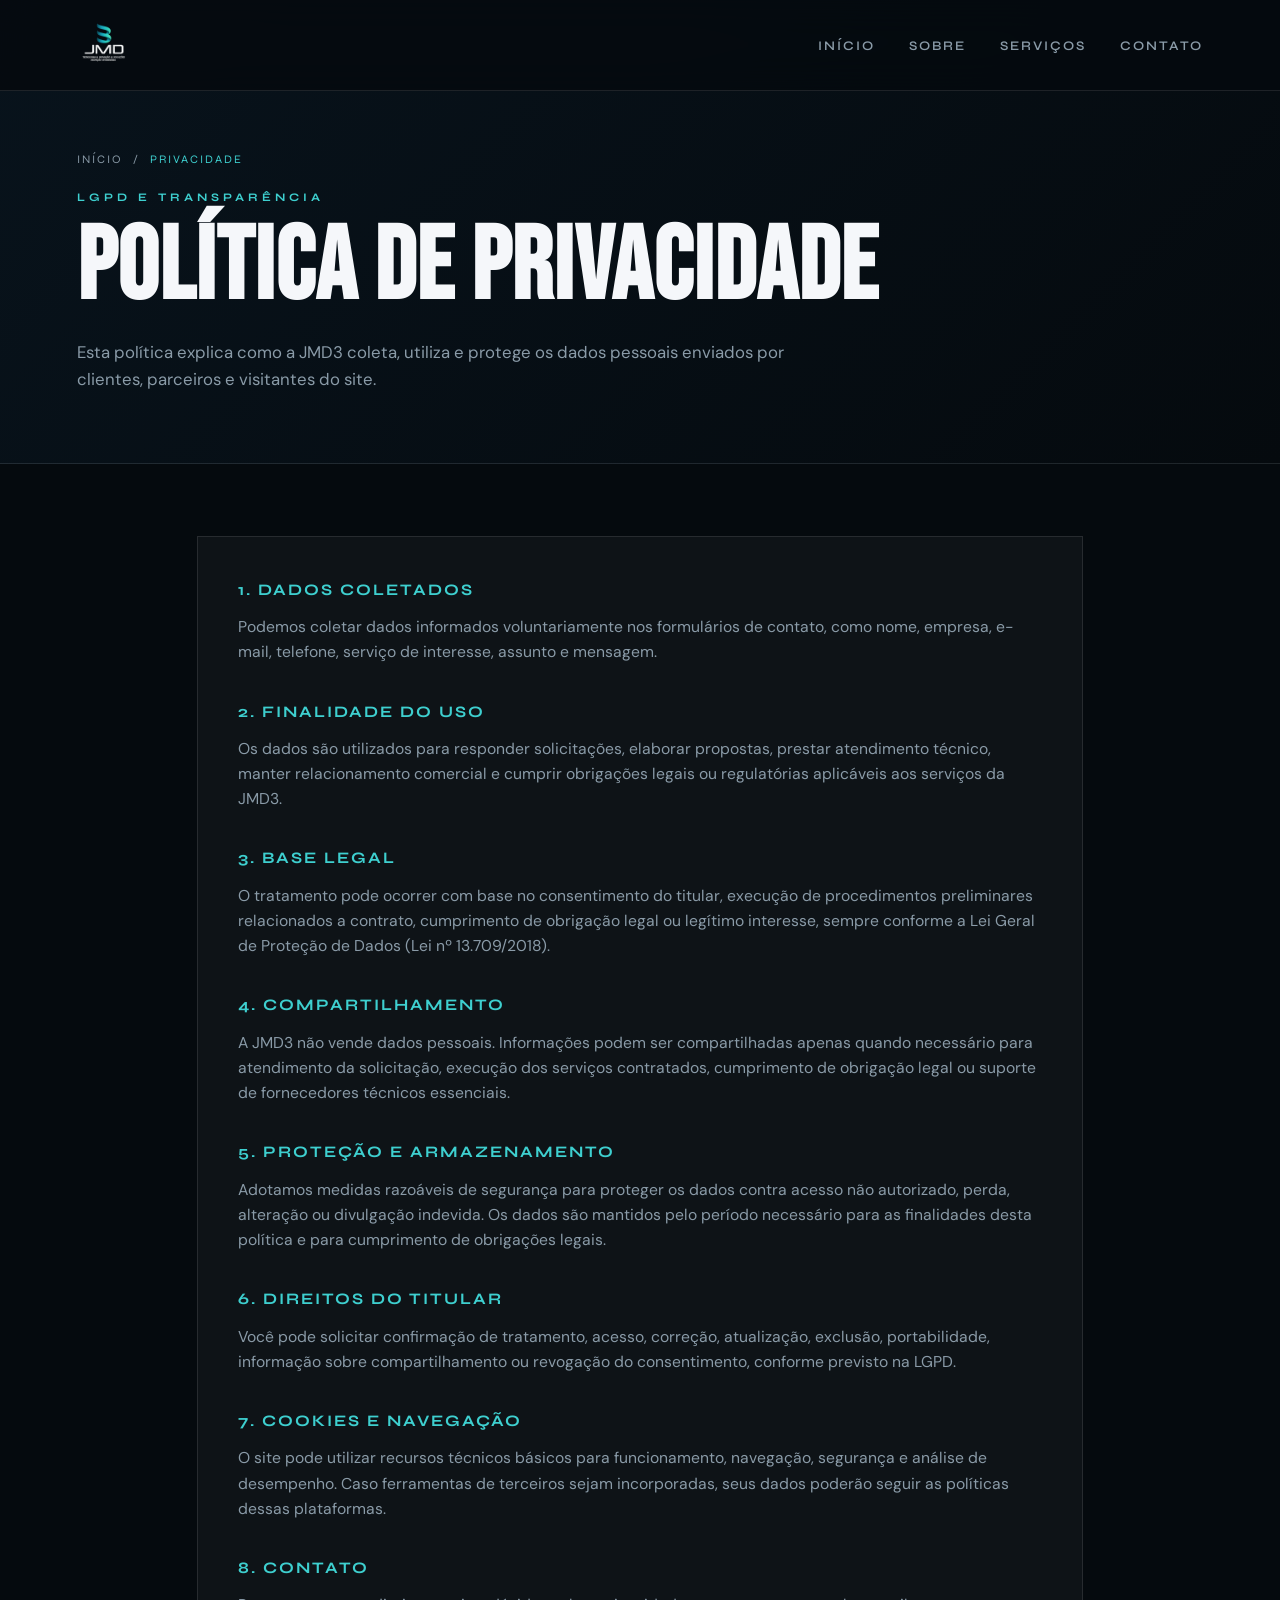
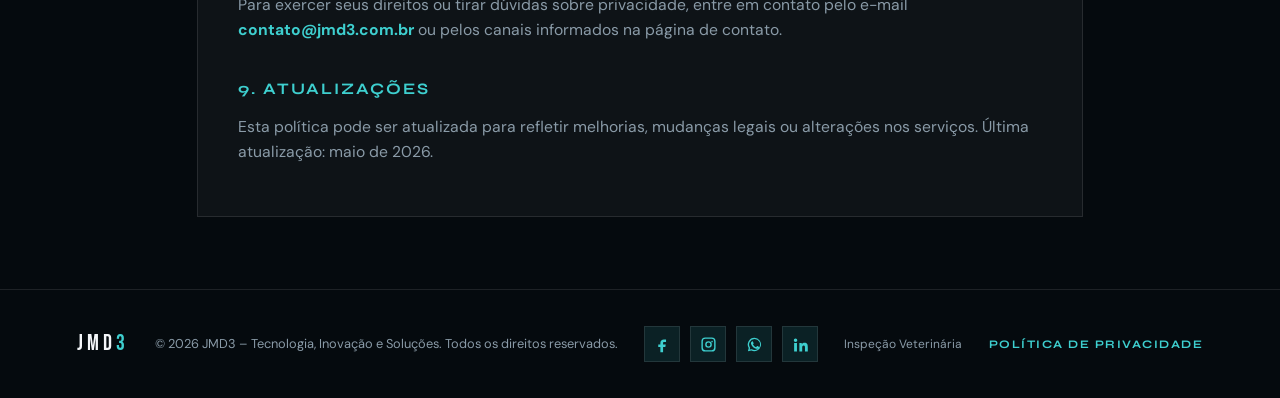
<file: privacidade.html>
<!DOCTYPE html>
<html lang="pt-BR">
<head>
<meta charset="UTF-8" />
  <meta name="robots" content="index, follow"/>
<meta name="viewport" content="width=device-width, initial-scale=1.0" />
  <meta property="og:type" content="website"/>
  <meta property="og:title" content="Política de Privacidade | JMD3"/>
  <meta property="og:description" content="Política de Privacidade da JMD3: saiba como os dados enviados em formulários de contato são tratados."/>
  <meta property="og:locale" content="pt_BR"/>
  <meta property="og:site_name" content="JMD3"/>
  <meta property="og:image" content="https://jmd3.vercel.app/og-image.jpg"/>
  <meta property="og:image:width" content="1200"/>
  <meta property="og:image:height" content="630"/>
  <meta name="twitter:image" content="https://jmd3.vercel.app/og-image.jpg"/>
  <meta property="og:url" content="https://jmd3.vercel.app/privacidade.html"/>
<title>Política de Privacidade | JMD3</title>
<meta name="description" content="Política de Privacidade da JMD3, com informações sobre coleta, uso, proteção e direitos dos titulares de dados pessoais." />
  <link rel="canonical" href="https://jmd3.vercel.app/privacidade.html"/>
  <link rel="icon" href="ICON.ico" type="image/x-icon" />
<link rel="preconnect" href="https://fonts.googleapis.com">
<link rel="preconnect" href="https://fonts.gstatic.com" crossorigin>
<link href="https://fonts.googleapis.com/css2?family=Bebas+Neue&family=DM+Sans:wght@400;500;700&family=Syne:wght@500;600;700&display=swap" rel="stylesheet">
<style>
:root { --bg:#050A0E; --bg2:#08131c; --card:rgba(255,255,255,0.04); --teal:#3ECFCF; --teal2:#53E0C2; --teal-dim:rgba(62,207,207,0.12); --white:#F5F7FA; --muted:#8A9BA8; --border:rgba(255,255,255,0.10); }
* { margin:0; padding:0; box-sizing:border-box; }
body { font-family:'DM Sans',sans-serif; background:var(--bg); color:var(--white); line-height:1.6; overflow-x:hidden; }
body::before { content:''; position:fixed; inset:0; pointer-events:none; background:linear-gradient(180deg,rgba(62,207,207,0.08),transparent 34%), radial-gradient(circle at 18% 10%,rgba(83,224,194,0.12),transparent 26%); z-index:-1; }
nav { position:fixed; top:0; width:100%; z-index:1000; display:flex; justify-content:space-between; align-items:center; padding:18px 6vw; background:rgba(5,10,14,0.86); backdrop-filter:blur(18px); border-bottom:1px solid var(--border); }
.logo img { height:54px; width:auto; display:block; }
.nav-links { display:flex; align-items:center; gap:34px; list-style:none; }
.nav-links a { font-family:'Syne',sans-serif; font-size:0.82rem; font-weight:600; letter-spacing:2px; text-transform:uppercase; color:var(--muted); text-decoration:none; transition:color .25s; }
.nav-links a:hover, .nav-links a.active { color:var(--teal); }
.hamburger { display:none; background:transparent; border:0; color:inherit; }
.page-hero { padding:150px 6vw 70px; border-bottom:1px solid var(--border); background:linear-gradient(135deg,var(--bg2),var(--bg)); }
.breadcrumb { font-family:'Syne',sans-serif; font-size:0.72rem; letter-spacing:2px; text-transform:uppercase; color:var(--muted); margin-bottom:20px; display:flex; gap:10px; flex-wrap:wrap; }
.breadcrumb a { color:var(--muted); text-decoration:none; }
.breadcrumb span:last-child { color:var(--teal); }
.page-hero-tag { font-family:'Syne',sans-serif; font-size:0.72rem; font-weight:700; letter-spacing:4px; text-transform:uppercase; color:var(--teal); margin-bottom:16px; }
h1 { font-family:'Bebas Neue',sans-serif; font-size:clamp(3rem,8vw,6.5rem); line-height:.9; letter-spacing:1px; max-width:900px; }
.page-hero-sub { color:var(--muted); font-size:1.05rem; max-width:760px; margin-top:24px; }
.content { padding:72px 6vw; max-width:1040px; margin:0 auto; }
.policy-card { background:var(--card); border:1px solid var(--border); padding:40px; }
.policy-card h2 { font-family:'Syne',sans-serif; font-size:1rem; letter-spacing:2px; text-transform:uppercase; color:var(--teal); margin:34px 0 12px; }
.policy-card h2:first-child { margin-top:0; }
.policy-card p { color:var(--muted); font-size:.98rem; margin-bottom:12px; }
.policy-card a { color:var(--teal); text-decoration:none; font-weight:700; }
footer { padding:36px 6vw; border-top:1px solid var(--border); display:flex; align-items:center; justify-content:space-between; flex-wrap:wrap; gap:16px; }
.footer-logo { font-family:'Bebas Neue',sans-serif; font-size:1.4rem; letter-spacing:4px; }
.footer-logo span { color:var(--teal); }
footer p { color:var(--muted); font-size:0.8rem; }
.footer-links { display:flex; align-items:center; gap:14px; flex-wrap:wrap; }
.footer-links a { color:var(--teal); font-family:'Syne',sans-serif; font-size:0.72rem; font-weight:700; letter-spacing:1.5px; text-transform:uppercase; text-decoration:none; transition:color .25s; }
.footer-links a:hover { color:var(--teal2); }
@media(max-width:700px) {
  nav { padding:14px 5vw; }
  .nav-links { display:none; }
  .hamburger { display:flex; flex-direction:column; gap:5px; cursor:pointer; }
  .hamburger span { display:block; width:24px; height:2px; background:var(--white); }
  .nav-links.open { display:flex; position:fixed; top:82px; left:0; right:0; padding:26px 6vw; background:rgba(5,10,14,.98); border-bottom:1px solid var(--border); flex-direction:column; align-items:flex-start; max-height:calc(100vh - 82px); overflow-y:auto; }
  .policy-card { padding:28px 20px; }
  footer { align-items:flex-start; flex-direction:column; }
}

/* SOCIAL LINKS */
.social-links { display: flex; align-items: center; gap: 10px; flex-wrap: wrap; }
.social-links a { width: 36px; height: 36px; display: inline-flex; align-items: center; justify-content: center; background: var(--teal-dim); border: 1px solid var(--border); color: var(--teal); text-decoration: none; transition: border-color .25s, color .25s, transform .2s; }
.social-links a:hover { border-color: var(--teal); color: var(--white); transform: translateY(-2px); }
.social-links svg { width: 17px; height: 17px; fill: currentColor; }
.social-panel { margin-top: 28px; }
.social-panel-title { display: block; font-family: 'Syne', sans-serif; font-size: 0.68rem; letter-spacing: 2px; text-transform: uppercase; color: var(--muted); margin-bottom: 12px; }
.social-links-large a { width: 42px; height: 42px; }
.social-links-large svg { width: 19px; height: 19px; }

</style>
</head>
<body>
<nav>
  <a class="logo" href="index.html"><img src="logo-jmd3.webp" alt="JMD3"></a>
  <ul class="nav-links" id="navLinks">
    <li><a href="index.html">Início</a></li>
    <li><a href="sobre.html">Sobre</a></li>
    <li><a href="index.html#servicos">Serviços</a></li>
    <li><a href="contato.html">Contato</a></li>
  </ul>
  <button class="hamburger" id="hamburger" type="button" onclick="toggleMenu()" aria-label="Abrir menu" aria-expanded="false" aria-controls="navLinks"><span></span><span></span><span></span></button>
</nav>

<section class="page-hero">
  <div class="breadcrumb"><a href="index.html">Início</a><span>/</span><span>Privacidade</span></div>
  <div class="page-hero-tag">LGPD e Transparência</div>
  <h1>Política de Privacidade</h1>
  <p class="page-hero-sub">Esta política explica como a JMD3 coleta, utiliza e protege os dados pessoais enviados por clientes, parceiros e visitantes do site.</p>
</section>

<main class="content">
  <article class="policy-card">
    <h2>1. Dados coletados</h2>
    <p>Podemos coletar dados informados voluntariamente nos formulários de contato, como nome, empresa, e-mail, telefone, serviço de interesse, assunto e mensagem.</p>

    <h2>2. Finalidade do uso</h2>
    <p>Os dados são utilizados para responder solicitações, elaborar propostas, prestar atendimento técnico, manter relacionamento comercial e cumprir obrigações legais ou regulatórias aplicáveis aos serviços da JMD3.</p>

    <h2>3. Base legal</h2>
    <p>O tratamento pode ocorrer com base no consentimento do titular, execução de procedimentos preliminares relacionados a contrato, cumprimento de obrigação legal ou legítimo interesse, sempre conforme a Lei Geral de Proteção de Dados (Lei nº 13.709/2018).</p>

    <h2>4. Compartilhamento</h2>
    <p>A JMD3 não vende dados pessoais. Informações podem ser compartilhadas apenas quando necessário para atendimento da solicitação, execução dos serviços contratados, cumprimento de obrigação legal ou suporte de fornecedores técnicos essenciais.</p>

    <h2>5. Proteção e armazenamento</h2>
    <p>Adotamos medidas razoáveis de segurança para proteger os dados contra acesso não autorizado, perda, alteração ou divulgação indevida. Os dados são mantidos pelo período necessário para as finalidades desta política e para cumprimento de obrigações legais.</p>

    <h2>6. Direitos do titular</h2>
    <p>Você pode solicitar confirmação de tratamento, acesso, correção, atualização, exclusão, portabilidade, informação sobre compartilhamento ou revogação do consentimento, conforme previsto na LGPD.</p>

    <h2>7. Cookies e navegação</h2>
    <p>O site pode utilizar recursos técnicos básicos para funcionamento, navegação, segurança e análise de desempenho. Caso ferramentas de terceiros sejam incorporadas, seus dados poderão seguir as políticas dessas plataformas.</p>

    <h2>8. Contato</h2>
    <p>Para exercer seus direitos ou tirar dúvidas sobre privacidade, entre em contato pelo e-mail <a href="mailto:contato@jmd3.com.br">contato@jmd3.com.br</a> ou pelos canais informados na página de contato.</p>

    <h2>9. Atualizações</h2>
    <p>Esta política pode ser atualizada para refletir melhorias, mudanças legais ou alterações nos serviços. Última atualização: maio de 2026.</p>
  </article>
</main>

<footer>
  <div class="footer-logo">JMD<span>3</span></div>
  <p>© 2026 JMD3 – Tecnologia, Inovação e Soluções. Todos os direitos reservados.</p>
  <div class="social-links" aria-label="Redes sociais da JMD3">
  <a href="https://www.facebook.com/p/JMD3-Inspe%C3%A7%C3%A3o-Veterin%C3%A1ria-100088308552055/" target="_blank" rel="noopener" aria-label="Facebook da JMD3" title="Facebook"><svg viewBox="0 0 24 24"><path d="M14 8.5h3V5h-3c-3.1 0-5 1.9-5 5v2H6v3.6h3V23h3.8v-7.4H16l.6-3.6h-3.8v-1.7c0-1 .4-1.8 1.2-1.8Z"/></svg></a>
  <a href="https://www.instagram.com/jmd3insp/" target="_blank" rel="noopener" aria-label="Instagram da JMD3" title="Instagram"><svg viewBox="0 0 24 24"><path d="M7.5 2h9A5.5 5.5 0 0 1 22 7.5v9a5.5 5.5 0 0 1-5.5 5.5h-9A5.5 5.5 0 0 1 2 16.5v-9A5.5 5.5 0 0 1 7.5 2Zm0 2A3.5 3.5 0 0 0 4 7.5v9A3.5 3.5 0 0 0 7.5 20h9a3.5 3.5 0 0 0 3.5-3.5v-9A3.5 3.5 0 0 0 16.5 4h-9Zm4.5 3.3a4.7 4.7 0 1 1 0 9.4 4.7 4.7 0 0 1 0-9.4Zm0 2A2.7 2.7 0 1 0 12 14.7 2.7 2.7 0 0 0 12 9.3Zm5-2.5a1.1 1.1 0 1 1 0 2.2 1.1 1.1 0 0 1 0-2.2Z"/></svg></a>
  <a href="https://wa.me/5547992248189" target="_blank" rel="noopener" aria-label="WhatsApp da JMD3" title="WhatsApp"><svg viewBox="0 0 32 32"><path d="M16.02 3.2A12.73 12.73 0 0 0 5.1 22.48L3.6 28.8l6.45-1.43A12.72 12.72 0 1 0 16.02 3.2Zm0 2.34a10.38 10.38 0 0 1 8.8 15.9 10.39 10.39 0 0 1-13.76 3.6l-.45-.24-3.62.8.83-3.55-.27-.47A10.39 10.39 0 0 1 16.02 5.54Zm-4.4 4.73c-.25 0-.66.1-1 .47-.35.37-1.32 1.29-1.32 3.14 0 1.85 1.35 3.64 1.54 3.89.19.25 2.6 4.16 6.43 5.66 3.18 1.25 3.83.8 4.52.75.7-.06 2.24-.92 2.55-1.8.32-.88.32-1.64.22-1.8-.1-.16-.35-.25-.73-.44-.38-.19-2.24-1.1-2.58-1.23-.35-.13-.6-.19-.85.19-.25.38-.97 1.23-1.2 1.48-.22.25-.44.28-.82.1-.38-.2-1.6-.6-3.05-1.9-1.13-1-1.9-2.25-2.12-2.63-.22-.38-.02-.58.17-.77.17-.17.38-.44.57-.66.19-.22.25-.38.38-.63.13-.25.06-.47-.03-.66-.1-.19-.85-2.05-1.16-2.8-.31-.74-.62-.64-.85-.65h-.73Z"/></svg></a>
  <a href="https://www.linkedin.com/in/airson-junior-a565262a3/?originalSubdomain=br" target="_blank" rel="noopener" aria-label="LinkedIn da JMD3" title="LinkedIn"><svg viewBox="0 0 24 24"><path d="M4.98 3.5A2.5 2.5 0 1 1 5 8.5a2.5 2.5 0 0 1-.02-5ZM3 10h4v12H3V10Zm7 0h3.8v1.6h.1c.5-1 1.8-1.9 3.7-1.9 4 0 4.7 2.6 4.7 6V22h-4v-5.6c0-1.3 0-3-1.8-3s-2.1 1.4-2.1 2.9V22h-4V10Z"/></svg></a>
</div>
  <p style="color: var(--muted); font-size: .75rem;">Inspeção Veterinária</p>
  <div class="footer-links"><a href="privacidade.html">Política de Privacidade</a></div>
</footer>

<script>
function toggleMenu() {
  const navLinks = document.getElementById('navLinks');
  const hamburger = document.getElementById('hamburger');
  navLinks.classList.toggle('open');
  hamburger.setAttribute('aria-expanded', navLinks.classList.contains('open') ? 'true' : 'false');
}
</script>
</body>
</html>
</file>
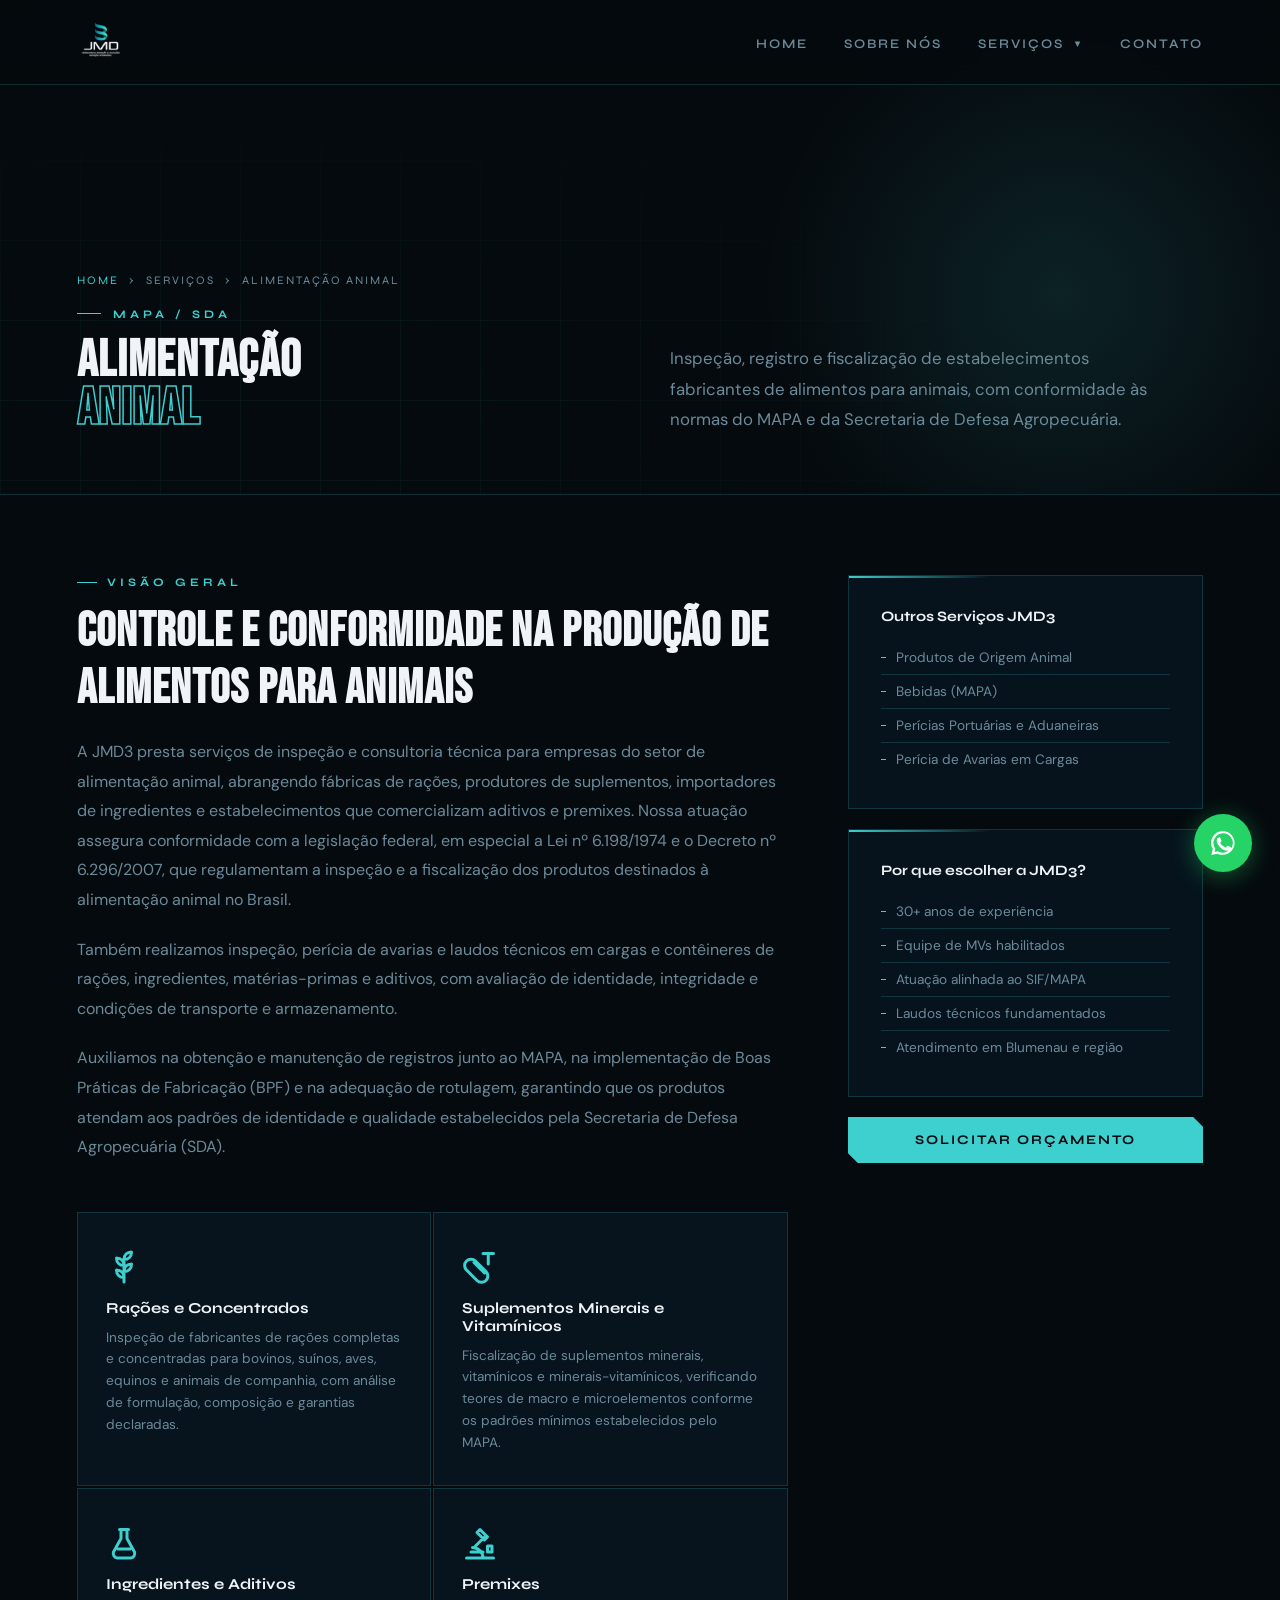
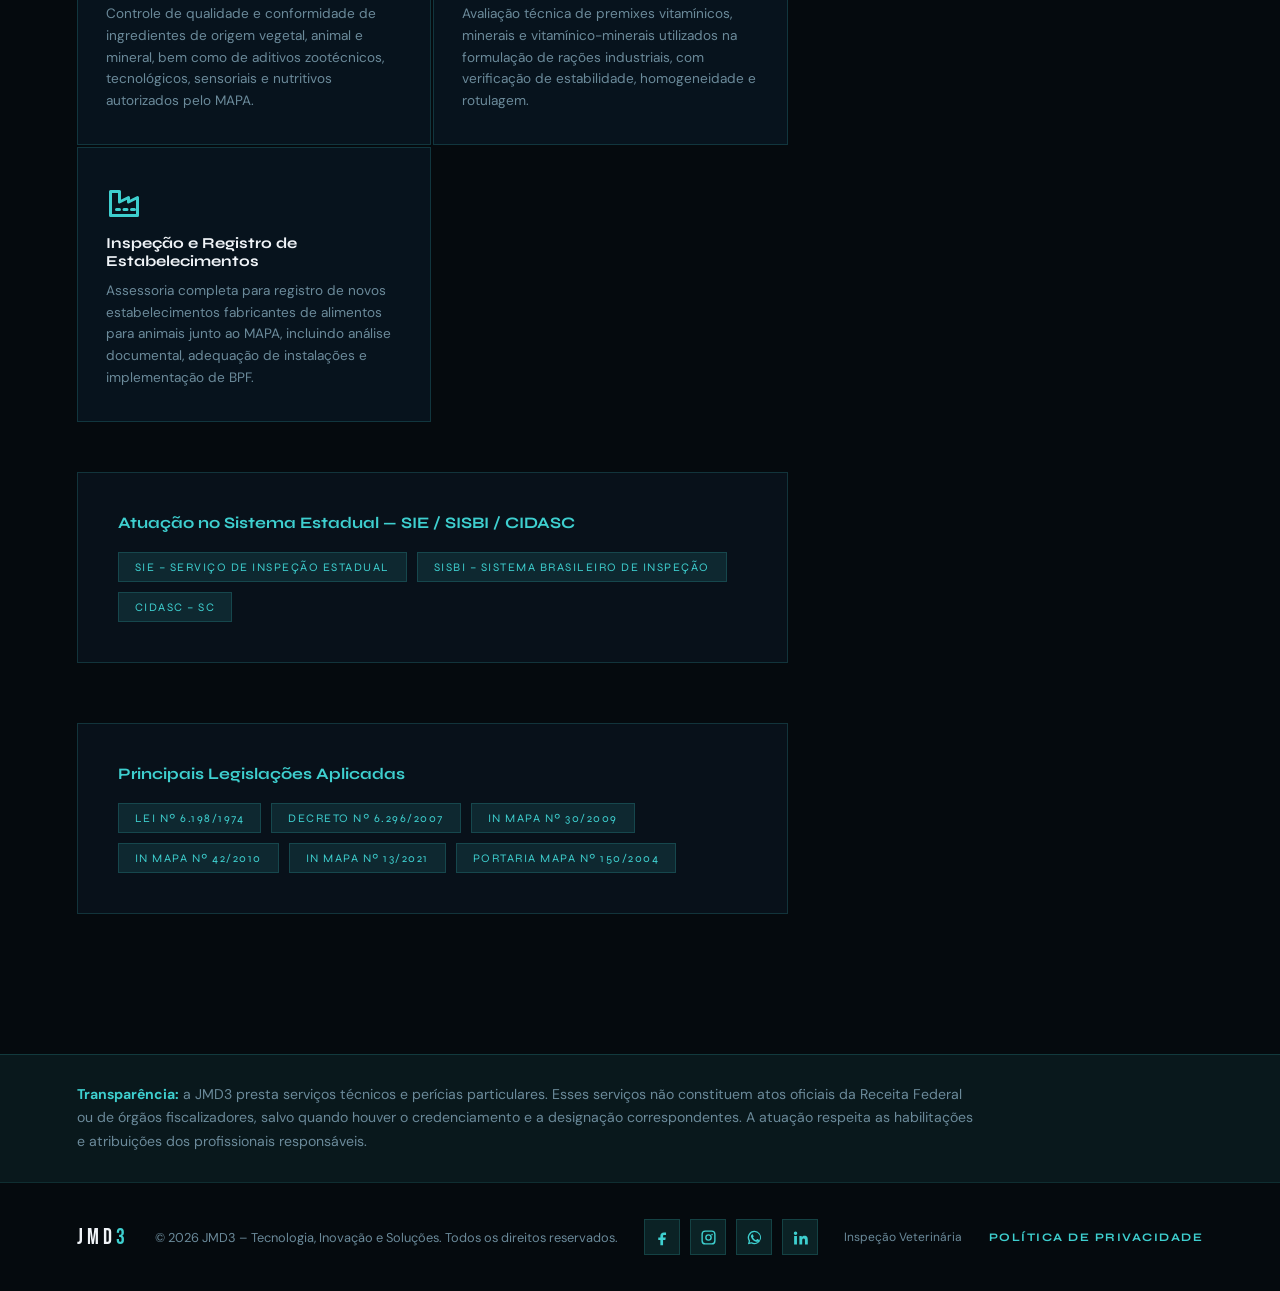
<file: servico-alimentacao-animal.html>
<!DOCTYPE html>

<html lang="pt-BR">
<head>
  <meta charset="UTF-8"/>
  <meta name="description" content="Inspeção e registro de estabelecimentos fabricantes de rações, suplementos, aditivos e premixes. Conformidade MAPA/SDA. JMD3 Blumenau/SC."/>
  <meta name="robots" content="index, follow"/>
  <meta property="og:type" content="website"/>
  <meta property="og:title" content="Alimentação Animal – JMD3"/>
  <meta property="og:description" content="Serviços de inspeção, registro e conformidade para fabricantes de alimentos para animais. MAPA/SDA."/>
  <meta property="og:locale" content="pt_BR"/>
  <meta property="og:site_name" content="JMD3"/>
  <meta property="og:image" content="https://jmd3.vercel.app/og-image.jpg"/>
  <meta property="og:image:width" content="1200"/>
  <meta property="og:image:height" content="630"/>
  <meta name="twitter:image" content="https://jmd3.vercel.app/og-image.jpg"/>
  <meta property="og:url" content="https://jmd3.vercel.app/servico-alimentacao-animal.html"/>
  <meta name="theme-color" content="#050A0E"/>
  <meta name="viewport" content="width=device-width, initial-scale=1.0"/>
    <link rel="canonical" href="https://jmd3.vercel.app/servico-alimentacao-animal.html"/>
  <link rel="icon" type="image/x-icon" href="ICON.ico">
  <link rel="icon" type="image/png" sizes="512x512" href="favicon-512.png">
  <link rel="apple-touch-icon" href="apple-touch-icon.png">
  <title>Alimentação Animal – JMD3 | Inspeção e Registro MAPA</title>
  <link href="https://fonts.googleapis.com/css2?family=Bebas+Neue&family=Syne:wght@400;600;700;800&family=DM+Sans:ital,wght@0,300;0,400;0,500;1,300&display=swap" rel="stylesheet"/>
  <link rel="stylesheet" href="jmd3-icons.css"/>
  <style>
    *, *::before, *::after { box-sizing: border-box; margin: 0; padding: 0; }
    :root { --bg:#050A0E;--bg2:#08111A;--teal:#3ECFCF;--teal2:#2AADB5;--teal-dim:rgba(62,207,207,0.12);--white:#F0F4F8;--muted:#6B8A9A;--border:rgba(62,207,207,0.18);--card:rgba(8,22,32,0.85); }
    html{scroll-behavior:smooth;}
    body{background:var(--bg);color:var(--white);font-family:'DM Sans',sans-serif;overflow-x:hidden;}
    ::-webkit-scrollbar{width:5px;}::-webkit-scrollbar-track{background:var(--bg);}::-webkit-scrollbar-thumb{background:var(--teal2);border-radius:10px;}
    nav{position:fixed;top:0;width:100%;z-index:100;display:flex;align-items:center;justify-content:space-between;padding:18px 6vw;background:rgba(5,10,14,0.85);backdrop-filter:blur(14px);border-bottom:1px solid var(--border);}
    .nav-logo{font-family:'Bebas Neue',sans-serif;font-size:1.9rem;letter-spacing:4px;color:var(--white);text-decoration:none;}
    .nav-logo span{color:var(--teal);}
    .nav-links{display:flex;gap:36px;list-style:none;}
    .nav-links a{font-family:'Syne',sans-serif;font-size:0.82rem;font-weight:600;letter-spacing:2px;text-transform:uppercase;color:var(--muted);text-decoration:none;transition:color .25s;}
    .nav-links a:hover{color:var(--teal);}
    .nav-item{position:relative;}
    .nav-item .dropdown{display:none;position:absolute;top:calc(100% + 18px);left:50%;transform:translateX(-50%);background:rgba(5,10,14,0.97);backdrop-filter:blur(16px);border:1px solid var(--border);min-width:280px;z-index:200;padding:8px 0;}
    .nav-item .dropdown::before{content:'';position:absolute;top:-5px;left:50%;transform:translateX(-50%) rotate(45deg);width:10px;height:10px;background:rgba(5,10,14,0.97);border-left:1px solid var(--border);border-top:1px solid var(--border);}
    .nav-item .dropdown.open{display:block;}
    .dropdown a{display:block;padding:11px 22px;font-family:'DM Sans',sans-serif;font-size:0.88rem;font-weight:400;letter-spacing:0;text-transform:none;color:var(--muted);white-space:nowrap;transition:color .2s,background .2s;border-left:2px solid transparent;}
    .dropdown a:hover{color:var(--teal);background:var(--teal-dim);border-left-color:var(--teal);}
    .nav-arrow{display:inline-block;margin-left:4px;font-size:0.6rem;vertical-align:middle;transition:transform .25s;}
    .nav-arrow.open{transform:rotate(180deg);}
    .hamburger{display:none;background:transparent;border:0;color:inherit;}
    .page-hero{min-height:52vh;display:flex;flex-direction:column;justify-content:flex-end;padding:120px 6vw 60px;position:relative;overflow:hidden;border-bottom:1px solid var(--border);}
    .page-hero::before{content:'';position:absolute;inset:0;background-image:linear-gradient(var(--border) 1px,transparent 1px),linear-gradient(90deg,var(--border) 1px,transparent 1px);background-size:80px 80px;mask-image:radial-gradient(ellipse 80% 80% at 20% 80%,black 20%,transparent 80%);opacity:.3;}
    .page-hero::after{content:'';position:absolute;width:600px;height:600px;left:-100px;bottom:-200px;background:radial-gradient(circle,rgba(62,207,207,0.12) 0%,transparent 70%);border-radius:50%;}
    .breadcrumb{font-family:'Syne',sans-serif;font-size:0.72rem;letter-spacing:2px;text-transform:uppercase;color:var(--muted);margin-bottom:20px;display:flex;align-items:center;gap:10px;position:relative;z-index:1;}
    .breadcrumb a{color:var(--teal);text-decoration:none;}
    .page-hero-tag{font-family:'Syne',sans-serif;font-size:0.72rem;font-weight:700;letter-spacing:4px;text-transform:uppercase;color:var(--teal);margin-bottom:16px;display:flex;align-items:center;gap:12px;position:relative;z-index:1;}
    .page-hero-tag::before{content:'';width:24px;height:1px;background:var(--teal);}
    .page-hero h1{font-family:'Bebas Neue',sans-serif;font-size:clamp(2.2rem,4vw,4.5rem);line-height:.95;letter-spacing:1px;position:relative;z-index:1;}
    .page-hero h1 em{font-style:normal;-webkit-text-stroke:1.5px var(--teal);color:transparent;}
    .page-hero-sub{margin-top:22px;font-size:1rem;color:var(--muted);max-width:600px;line-height:1.7;position:relative;z-index:1;}
    .content{padding:80px 6vw;}
    .content-grid{display:grid;grid-template-columns:2fr 1fr;gap:60px;align-items:start;}
    .section-tag{font-family:'Syne',sans-serif;font-size:0.72rem;font-weight:700;letter-spacing:4px;text-transform:uppercase;color:var(--teal);margin-bottom:14px;display:flex;align-items:center;gap:10px;}
    .section-tag::before{content:'';width:20px;height:1px;background:var(--teal);}
    h2.block-title{font-family:'Bebas Neue',sans-serif;font-size:clamp(2rem,4vw,3rem);letter-spacing:1px;margin-bottom:20px;}
    .intro-text{color:var(--muted);line-height:1.85;font-size:1rem;margin-bottom:20px;}
    .items-grid{display:grid;grid-template-columns:repeat(2,1fr);gap:2px;margin:50px 0;} @media(min-width:901px){.content-grid{grid-template-columns:2fr 1fr !important;}.items-grid{grid-template-columns:repeat(2,1fr) !important;}}
    .item-card{background:var(--card);border:1px solid var(--border);padding:32px 28px;position:relative;overflow:hidden;transition:border-color .3s,transform .3s;}
    .item-card::after{content:'';position:absolute;bottom:0;left:0;width:100%;height:2px;background:linear-gradient(90deg,var(--teal),transparent);transform:scaleX(0);transform-origin:left;transition:transform .4s;}
    .item-card:hover{border-color:rgba(62,207,207,0.4);transform:translateY(-3px);}
    .item-card:hover::after{transform:scaleX(1);}
    .item-icon{font-size:1.8rem;margin-bottom:14px;}
    .item-card h3{font-family:'Syne',sans-serif;font-weight:700;font-size:0.95rem;margin-bottom:10px;}
    .item-card p{color:var(--muted);font-size:0.85rem;line-height:1.6;}
    .sidebar{position:sticky;top:100px;}
    .sidebar-card{background:var(--card);border:1px solid var(--border);padding:32px;margin-bottom:20px;position:relative;}
    .sidebar-card::before{content:'';position:absolute;top:0;left:0;width:40%;height:2px;background:linear-gradient(90deg,var(--teal),transparent);}
    .sidebar-card h4{font-family:'Syne',sans-serif;font-weight:700;font-size:0.9rem;margin-bottom:16px;}
    .sidebar-list{list-style:none;}
    .sidebar-list li{padding:8px 0;border-bottom:1px solid var(--border);color:var(--muted);font-size:0.85rem;display:flex;align-items:center;gap:10px;}
    .sidebar-list li:last-child{border-bottom:none;}
    .sidebar-list li::before{content:'';width:5px;height:1px;background:var(--teal);flex-shrink:0;}
    .btn-primary{display:block;text-align:center;padding:15px 24px;background:var(--teal);color:#050A0E;font-family:'Syne',sans-serif;font-weight:700;font-size:0.82rem;letter-spacing:2px;text-transform:uppercase;text-decoration:none;clip-path:polygon(0 0,calc(100% - 10px) 0,100% 10px,100% 100%,10px 100%,0 calc(100% - 10px));transition:background .25s;margin-top:10px;}
    .btn-primary:hover{background:var(--teal2);}
    .norm-strip{background:var(--bg2);border:1px solid var(--border);padding:40px;margin:0 0 60px;}
    .norm-strip h3{font-family:'Syne',sans-serif;font-weight:700;font-size:1rem;margin-bottom:20px;color:var(--teal);}
    .norm-tags{display:flex;flex-wrap:wrap;gap:10px;}
    .norm-tag{padding:7px 16px;background:var(--teal-dim);border:1px solid var(--border);font-family:'Syne',sans-serif;font-size:0.72rem;letter-spacing:1.5px;text-transform:uppercase;color:var(--teal);}
    .reveal{opacity:0;transform:translateY(28px);transition:opacity .7s ease,transform .7s ease;}
    .reveal.visible{opacity:1;transform:none;}
    footer{padding:36px 6vw;border-top:1px solid var(--border);display:flex;align-items:center;justify-content:space-between;flex-wrap:wrap;gap:16px;}
    .footer-logo{font-family:'Bebas Neue',sans-serif;font-size:1.4rem;letter-spacing:4px;}
    .footer-logo span{color:var(--teal);}
    footer p{color:var(--muted);font-size:0.8rem;}
    .footer-links{display:flex;align-items:center;gap:14px;flex-wrap:wrap;}
    .footer-links a{color:var(--teal);font-family:'Syne',sans-serif;font-size:0.72rem;font-weight:700;letter-spacing:1.5px;text-transform:uppercase;text-decoration:none;transition:color .25s;}
    .footer-links a:hover{color:var(--teal2);}
    .whatsapp-btn{position:fixed;bottom:28px;right:28px;z-index:999;width:58px;height:58px;background:#25D366;border-radius:50%;display:flex;align-items:center;justify-content:center;box-shadow:0 4px 24px rgba(37,211,102,0.4);text-decoration:none;transition:transform .25s;animation:pulse-wa 2.5s infinite;}
    .whatsapp-btn:hover{transform:scale(1.1);}
    .whatsapp-btn svg{width:30px;height:30px;fill:#fff;}
    @keyframes pulse-wa{0%,100%{box-shadow:0 4px 24px rgba(37,211,102,0.4)}50%{box-shadow:0 4px 36px rgba(37,211,102,0.7)}}
    @media(max-width:900px){.content-grid{grid-template-columns:1fr;}.items-grid{grid-template-columns:1fr;}.sidebar{position:static;}}
    @media(max-width:600px){nav{padding:16px 5vw;}.nav-logo img{height:48px !important;}.hamburger{display:flex;flex-direction:column;gap:5px;cursor:pointer;padding:4px;}.hamburger span{display:block;width:24px;height:2px;background:var(--white);transition:all .3s;}.nav-links{display:none;}.nav-links.open{display:flex;flex-direction:column;position:fixed;top:80px;left:0;right:0;background:rgba(5,10,14,0.97);backdrop-filter:blur(16px);padding:28px 6vw 36px;gap:24px;border-bottom:1px solid var(--border);z-index:99;max-height:calc(100vh - 80px);overflow-y:auto;}.nav-links.open .dropdown.open{display:block;position:static;transform:none;border:none;backdrop-filter:none;background:transparent;min-width:unset;padding:4px 0 0 16px;margin-top:8px;}.nav-links.open .dropdown::before{display:none;}.nav-links.open .dropdown a{padding:9px 8px;font-size:.88rem;border-left:none;}}


/* ── DESKTOP ENFORCED ── */
@media (min-width: 901px) {
  .content-grid { grid-template-columns: 2fr 1fr !important; }
  .items-grid { grid-template-columns: repeat(2, 1fr) !important; }
  .contact-section { grid-template-columns: 1fr 1fr !important; }
  .map-strip { grid-template-columns: 1fr 1fr !important; }
  #sobre { grid-template-columns: 1fr 1fr !important; }
  #contato { grid-template-columns: 1fr 1fr !important; }
  .services-grid { grid-template-columns: repeat(2, 1fr) !important; }
  .nav-links { display: flex !important; }
  .hamburger { display: none !important; }
  .form-grid { grid-template-columns: 1fr 1fr !important; }
  .sidebar { position: sticky !important; top: 100px !important; }
}

/* ── NAV CLEARANCE ── */
html { scroll-padding-top: 80px; }
body { padding-top: 0; }

@media (max-width: 600px) {
  #hero {
    padding-top: 100px !important;
    justify-content: flex-start !important;
    padding-bottom: 120px !important;
  }
  .page-hero {
    padding-top: 100px !important;
    min-height: auto !important;
  }
  .hero-stats {
    position: static !important;
    margin-top: 40px !important;
  }
}

/* ── PAGE HERO DESKTOP FIX ── */
@media (min-width: 901px) {
  .page-hero {
    display: grid !important;
    grid-template-columns: 1fr 1fr !important;
    align-items: end !important;
    gap: 60px !important;
    padding: 130px 6vw 60px !important;
    min-height: 55vh !important;
  }
  .page-hero-sub {
    display: none !important; /* moved to right col */
  }
  .page-hero::after {
    right: -80px !important;
    left: auto !important;
    bottom: -100px !important;
    top: auto !important;
  }
}

/* ── PAGE HERO COLUMNS ── */
.page-hero-col-left {
  display: flex; flex-direction: column; justify-content: flex-end;
  position: relative; z-index: 1;
}
.page-hero-col-right {
  display: flex; flex-direction: column; justify-content: flex-end;
  position: relative; z-index: 1;
}
.page-hero-col-right .page-hero-sub {
  display: block !important;
  font-size: 1.05rem;
  line-height: 1.8;
  color: var(--muted);
  max-width: 480px;
  margin-top: 0;
}
@media (max-width: 900px) {
  .page-hero {
    grid-template-columns: 1fr !important;
    gap: 24px !important;
  }
  .page-hero-col-right .page-hero-sub { max-width: 100%; }
}

/* Logo image fix */
.nav-logo img {
  height: 48px;
  width: auto;
  object-fit: contain;
  display: block;
}


/* SOCIAL LINKS */
.social-links { display: flex; align-items: center; gap: 10px; flex-wrap: wrap; }
.social-links a { width: 36px; height: 36px; display: inline-flex; align-items: center; justify-content: center; background: var(--teal-dim); border: 1px solid var(--border); color: var(--teal); text-decoration: none; transition: border-color .25s, color .25s, transform .2s; }
.social-links a:hover { border-color: var(--teal); color: var(--white); transform: translateY(-2px); }
.social-links svg { width: 17px; height: 17px; fill: currentColor; }
.social-panel { margin-top: 28px; }
.social-panel-title { display: block; font-family: 'Syne', sans-serif; font-size: 0.68rem; letter-spacing: 2px; text-transform: uppercase; color: var(--muted); margin-bottom: 12px; }
.social-links-large a { width: 42px; height: 42px; }
.social-links-large svg { width: 19px; height: 19px; }
@media(max-width:600px){.whatsapp-btn{width:52px;height:52px;right:18px;bottom:18px;}.whatsapp-btn svg{width:27px;height:27px;}}

</style>
</head>
<body>

<nav>
  <a href="index.html" class="nav-logo"><img src="logo-jmd3.webp" alt="JMD3" style="height:48px;width:auto;object-fit:contain;display:block;"/></a>
  <ul class="nav-links" id="navLinks">
    <li class="nav-item"><a href="index.html">Home</a></li>
    <li class="nav-item"><a href="sobre.html">Sobre Nós</a></li>
    <li class="nav-item">
      <a href="index.html#servicos" onclick="toggleDropdown(event)">Serviços <span class="nav-arrow" id="navArrow">▼</span></a>
      <div class="dropdown" id="servDropdown">
        <a href="servico-produtos-origem-animal.html">Produtos de Origem Animal</a>
        <a href="servico-alimentacao-animal.html">Alimentação Animal</a>
        <a href="servico-bebidas.html">Bebidas (MAPA)</a>
        <a href="servico-comercio-exterior.html">Perícias Portuárias e Aduaneiras</a><a href="index.html#avarias">Perícia de Avarias em Cargas</a><a href="index.html#laudos">Laudos Técnico-Científicos</a>
      </div>
    </li>
    <li class="nav-item"><a href="index.html#contato">Contato</a></li>
  </ul>
  <button class="hamburger" id="hamburger" type="button" aria-label="Abrir menu" aria-expanded="false" aria-controls="navLinks" onclick="toggleMenu()"><span></span><span></span><span></span></button>
</nav>

<div class="page-hero">
  <div class="page-hero-col-left">
    <div class="breadcrumb"><a href="index.html">Home</a> <span>›</span> <span>Serviços</span> <span>›</span> Alimentação Animal</div>
    <div class="page-hero-tag">MAPA / SDA</div>
    <h1>Alimentação<br><em>Animal</em></h1>
  </div>
  <div class="page-hero-col-right">
    <p class="page-hero-sub">Inspeção, registro e fiscalização de estabelecimentos fabricantes de alimentos para animais, com conformidade às normas do MAPA e da Secretaria de Defesa Agropecuária.</p>
  </div>
</div>
<div class="content">
  <div class="content-grid">
    <div>
      <div class="section-tag reveal">Visão Geral</div>
      <h2 class="block-title reveal">Controle e Conformidade na Produção de Alimentos para Animais</h2>
      <p class="intro-text reveal">A JMD3 presta serviços de inspeção e consultoria técnica para empresas do setor de alimentação animal, abrangendo fábricas de rações, produtores de suplementos, importadores de ingredientes e estabelecimentos que comercializam aditivos e premixes. Nossa atuação assegura conformidade com a legislação federal, em especial a Lei nº 6.198/1974 e o Decreto nº 6.296/2007, que regulamentam a inspeção e a fiscalização dos produtos destinados à alimentação animal no Brasil.</p>
      <p class="intro-text reveal">Também realizamos inspeção, perícia de avarias e laudos técnicos em cargas e contêineres de rações, ingredientes, matérias-primas e aditivos, com avaliação de identidade, integridade e condições de transporte e armazenamento.</p>
      <p class="intro-text reveal">Auxiliamos na obtenção e manutenção de registros junto ao MAPA, na implementação de Boas Práticas de Fabricação (BPF) e na adequação de rotulagem, garantindo que os produtos atendam aos padrões de identidade e qualidade estabelecidos pela Secretaria de Defesa Agropecuária (SDA).</p>


  <div class="items-grid">
    <div class="item-card reveal">
      <div class="item-icon service-icon"><span class="svg-symbol icon-grain" aria-hidden="true"></span></div>
      <h3>Rações e Concentrados</h3>
      <p>Inspeção de fabricantes de rações completas e concentradas para bovinos, suínos, aves, equinos e animais de companhia, com análise de formulação, composição e garantias declaradas.</p>
    </div>
    <div class="item-card reveal">
      <div class="item-icon service-icon"><span class="svg-symbol icon-pill" aria-hidden="true"></span></div>
      <h3>Suplementos Minerais e Vitamínicos</h3>
      <p>Fiscalização de suplementos minerais, vitamínicos e minerais-vitamínicos, verificando teores de macro e microelementos conforme os padrões mínimos estabelecidos pelo MAPA.</p>
    </div>
    <div class="item-card reveal">
      <div class="item-icon service-icon"><span class="svg-symbol icon-flask" aria-hidden="true"></span></div>
      <h3>Ingredientes e Aditivos</h3>
      <p>Controle de qualidade e conformidade de ingredientes de origem vegetal, animal e mineral, bem como de aditivos zootécnicos, tecnológicos, sensoriais e nutritivos autorizados pelo MAPA.</p>
    </div>
    <div class="item-card reveal">
      <div class="item-icon service-icon"><span class="svg-symbol icon-microscope" aria-hidden="true"></span></div>
      <h3>Premixes</h3>
      <p>Avaliação técnica de premixes vitamínicos, minerais e vitamínico-minerais utilizados na formulação de rações industriais, com verificação de estabilidade, homogeneidade e rotulagem.</p>
    </div>
    <div class="item-card reveal">
      <div class="item-icon service-icon"><span class="svg-symbol icon-factory" aria-hidden="true"></span></div>
      <h3>Inspeção e Registro de Estabelecimentos</h3>
      <p>Assessoria completa para registro de novos estabelecimentos fabricantes de alimentos para animais junto ao MAPA, incluindo análise documental, adequação de instalações e implementação de BPF.</p>
    </div>
  </div>


  <div class="norm-strip reveal" style="margin-top: 20px;">
    <h3>Atuação no Sistema Estadual — SIE / SISBI / CIDASC</h3>
    <div class="norm-tags">
      <span class="norm-tag">SIE – Serviço de Inspeção Estadual</span>
      <span class="norm-tag">SISBI – Sistema Brasileiro de Inspeção</span>
      <span class="norm-tag">CIDASC – SC</span>
    </div>
  </div>
  <div class="norm-strip reveal">
    <h3>Principais Legislações Aplicadas</h3>
    <div class="norm-tags">
      <span class="norm-tag">Lei nº 6.198/1974</span>
      <span class="norm-tag">Decreto nº 6.296/2007</span>
      <span class="norm-tag">IN MAPA nº 30/2009</span>
      <span class="norm-tag">IN MAPA nº 42/2010</span>
      <span class="norm-tag">IN MAPA nº 13/2021</span>
      <span class="norm-tag">Portaria MAPA nº 150/2004</span>
    </div>
  </div>
</div>

<div class="sidebar">
  <div class="sidebar-card reveal">
    <h4>Outros Serviços JMD3</h4>
    <ul class="sidebar-list">
      <li><a href="servico-produtos-origem-animal.html" style="color:var(--muted);text-decoration:none;">Produtos de Origem Animal</a></li>
      <li><a href="servico-bebidas.html" style="color:var(--muted);text-decoration:none;">Bebidas (MAPA)</a></li>
      <li><a href="servico-comercio-exterior.html" style="color:var(--muted);text-decoration:none;">Perícias Portuárias e Aduaneiras</a></li><li><a href="index.html#avarias" style="color:var(--muted);text-decoration:none;">Perícia de Avarias em Cargas</a></li>
    </ul>
  </div>
  <div class="sidebar-card reveal">
    <h4>Por que escolher a JMD3?</h4>
    <ul class="sidebar-list">
      <li>30+ anos de experiência</li>
      <li>Equipe de MVs habilitados</li>
      <li>Atuação alinhada ao SIF/MAPA</li>
      <li>Laudos técnicos fundamentados</li>
      <li>Atendimento em Blumenau e região</li>
    </ul>
  </div>
  <a href="https://wa.me/5547992248189?text=Ol%C3%A1%2C%20equipe%20JMD3.%20Gostaria%20de%20solicitar%20um%20or%C3%A7amento%20para%20Alimenta%C3%A7%C3%A3o%20Animal." target="_blank" rel="noopener" class="btn-primary reveal">Solicitar Orçamento</a>
</div>


  </div>
</div>

<section style="padding:28px 6%;background:rgba(62,207,207,.07);border-top:1px solid var(--border)"><p style="font-size:.88rem;line-height:1.7;color:var(--muted);max-width:900px"><strong style="color:var(--teal)">Transparência:</strong> a JMD3 presta serviços técnicos e perícias particulares. Esses serviços não constituem atos oficiais da Receita Federal ou de órgãos fiscalizadores, salvo quando houver o credenciamento e a designação correspondentes. A atuação respeita as habilitações e atribuições dos profissionais responsáveis.</p></section>

<footer>
  <div class="footer-logo">JMD<span>3</span></div>
  <p>© 2026 JMD3 – Tecnologia, Inovação e Soluções. Todos os direitos reservados.</p>
  <div class="social-links" aria-label="Redes sociais da JMD3">
  <a href="https://www.facebook.com/p/JMD3-Inspe%C3%A7%C3%A3o-Veterin%C3%A1ria-100088308552055/" target="_blank" rel="noopener" aria-label="Facebook da JMD3" title="Facebook"><svg viewBox="0 0 24 24"><path d="M14 8.5h3V5h-3c-3.1 0-5 1.9-5 5v2H6v3.6h3V23h3.8v-7.4H16l.6-3.6h-3.8v-1.7c0-1 .4-1.8 1.2-1.8Z"/></svg></a>
  <a href="https://www.instagram.com/jmd3insp/" target="_blank" rel="noopener" aria-label="Instagram da JMD3" title="Instagram"><svg viewBox="0 0 24 24"><path d="M7.5 2h9A5.5 5.5 0 0 1 22 7.5v9a5.5 5.5 0 0 1-5.5 5.5h-9A5.5 5.5 0 0 1 2 16.5v-9A5.5 5.5 0 0 1 7.5 2Zm0 2A3.5 3.5 0 0 0 4 7.5v9A3.5 3.5 0 0 0 7.5 20h9a3.5 3.5 0 0 0 3.5-3.5v-9A3.5 3.5 0 0 0 16.5 4h-9Zm4.5 3.3a4.7 4.7 0 1 1 0 9.4 4.7 4.7 0 0 1 0-9.4Zm0 2A2.7 2.7 0 1 0 12 14.7 2.7 2.7 0 0 0 12 9.3Zm5-2.5a1.1 1.1 0 1 1 0 2.2 1.1 1.1 0 0 1 0-2.2Z"/></svg></a>
  <a href="https://wa.me/5547992248189" target="_blank" rel="noopener" aria-label="WhatsApp da JMD3" title="WhatsApp"><svg viewBox="0 0 32 32"><path d="M16.02 3.2A12.73 12.73 0 0 0 5.1 22.48L3.6 28.8l6.45-1.43A12.72 12.72 0 1 0 16.02 3.2Zm0 2.34a10.38 10.38 0 0 1 8.8 15.9 10.39 10.39 0 0 1-13.76 3.6l-.45-.24-3.62.8.83-3.55-.27-.47A10.39 10.39 0 0 1 16.02 5.54Zm-4.4 4.73c-.25 0-.66.1-1 .47-.35.37-1.32 1.29-1.32 3.14 0 1.85 1.35 3.64 1.54 3.89.19.25 2.6 4.16 6.43 5.66 3.18 1.25 3.83.8 4.52.75.7-.06 2.24-.92 2.55-1.8.32-.88.32-1.64.22-1.8-.1-.16-.35-.25-.73-.44-.38-.19-2.24-1.1-2.58-1.23-.35-.13-.6-.19-.85.19-.25.38-.97 1.23-1.2 1.48-.22.25-.44.28-.82.1-.38-.2-1.6-.6-3.05-1.9-1.13-1-1.9-2.25-2.12-2.63-.22-.38-.02-.58.17-.77.17-.17.38-.44.57-.66.19-.22.25-.38.38-.63.13-.25.06-.47-.03-.66-.1-.19-.85-2.05-1.16-2.8-.31-.74-.62-.64-.85-.65h-.73Z"/></svg></a>
  <a href="https://www.linkedin.com/in/airson-junior-a565262a3/?originalSubdomain=br" target="_blank" rel="noopener" aria-label="LinkedIn da JMD3" title="LinkedIn"><svg viewBox="0 0 24 24"><path d="M4.98 3.5A2.5 2.5 0 1 1 5 8.5a2.5 2.5 0 0 1-.02-5ZM3 10h4v12H3V10Zm7 0h3.8v1.6h.1c.5-1 1.8-1.9 3.7-1.9 4 0 4.7 2.6 4.7 6V22h-4v-5.6c0-1.3 0-3-1.8-3s-2.1 1.4-2.1 2.9V22h-4V10Z"/></svg></a>
</div>
  <p style="color: var(--muted); font-size: .75rem;">Inspeção Veterinária</p>
  <div class="footer-links"><a href="privacidade.html">Política de Privacidade</a></div>
</footer>

<a class="whatsapp-btn" href="https://wa.me/5547992248189" target="_blank" rel="noopener" title="Fale conosco no WhatsApp" aria-label="Fale conosco no WhatsApp">
  <svg viewBox="0 0 32 32" aria-hidden="true" xmlns="http://www.w3.org/2000/svg">
    <path d="M16.02 3.2A12.73 12.73 0 0 0 5.1 22.48L3.6 28.8l6.45-1.43A12.72 12.72 0 1 0 16.02 3.2Zm0 2.34a10.38 10.38 0 0 1 8.8 15.9 10.39 10.39 0 0 1-13.76 3.6l-.45-.24-3.62.8.83-3.55-.27-.47A10.39 10.39 0 0 1 16.02 5.54Zm-4.4 4.73c-.25 0-.66.1-1 .47-.35.37-1.32 1.29-1.32 3.14 0 1.85 1.35 3.64 1.54 3.89.19.25 2.6 4.16 6.43 5.66 3.18 1.25 3.83.8 4.52.75.7-.06 2.24-.92 2.55-1.8.32-.88.32-1.64.22-1.8-.1-.16-.35-.25-.73-.44-.38-.19-2.24-1.1-2.58-1.23-.35-.13-.6-.19-.85.19-.25.38-.97 1.23-1.2 1.48-.22.25-.44.28-.82.1-.38-.2-1.6-.6-3.05-1.9-1.13-1-1.9-2.25-2.12-2.63-.22-.38-.02-.58.17-.77.17-.17.38-.44.57-.66.19-.22.25-.38.38-.63.13-.25.06-.47-.03-.66-.1-.19-.85-2.05-1.16-2.8-.31-.74-.62-.64-.85-.65h-.73Z"/>
  </svg>
</a>

<script>
  function toggleMenu(){const n=document.getElementById('navLinks'),b=document.getElementById('hamburger');n.classList.toggle('open');b.classList.toggle('open'); b.setAttribute('aria-expanded', n.classList.contains('open') ? 'true' : 'false');}
  function toggleDropdown(e){e.preventDefault();document.getElementById('servDropdown').classList.toggle('open');document.getElementById('navArrow').classList.toggle('open');}
  document.addEventListener('click',function(e){if(!e.target.closest('.nav-item'))document.getElementById('servDropdown').classList.remove('open');});
  document.querySelectorAll('.reveal').forEach(el=>new IntersectionObserver((entries)=>{entries.forEach(e=>{if(e.isIntersecting)e.target.classList.add('visible');});},{threshold:0.1}).observe(el));
</script>

</body>
</html>
</file>
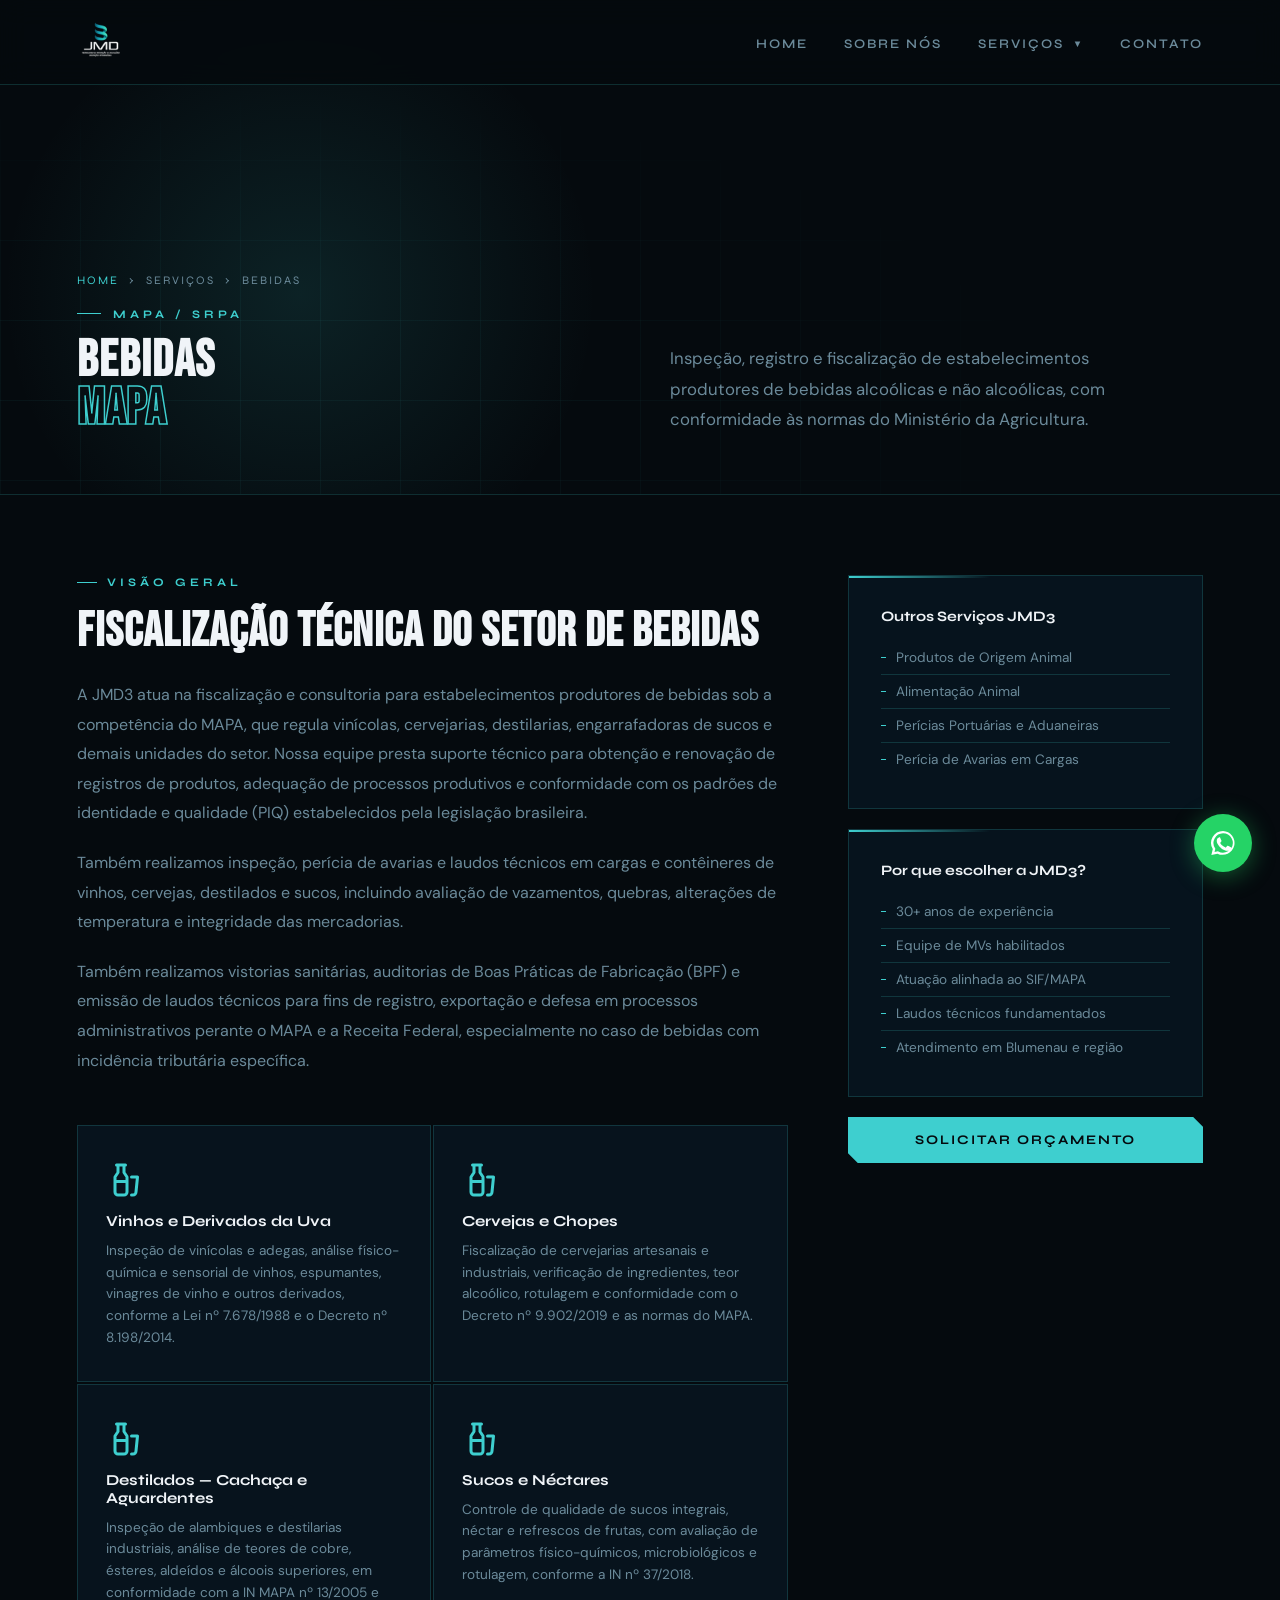
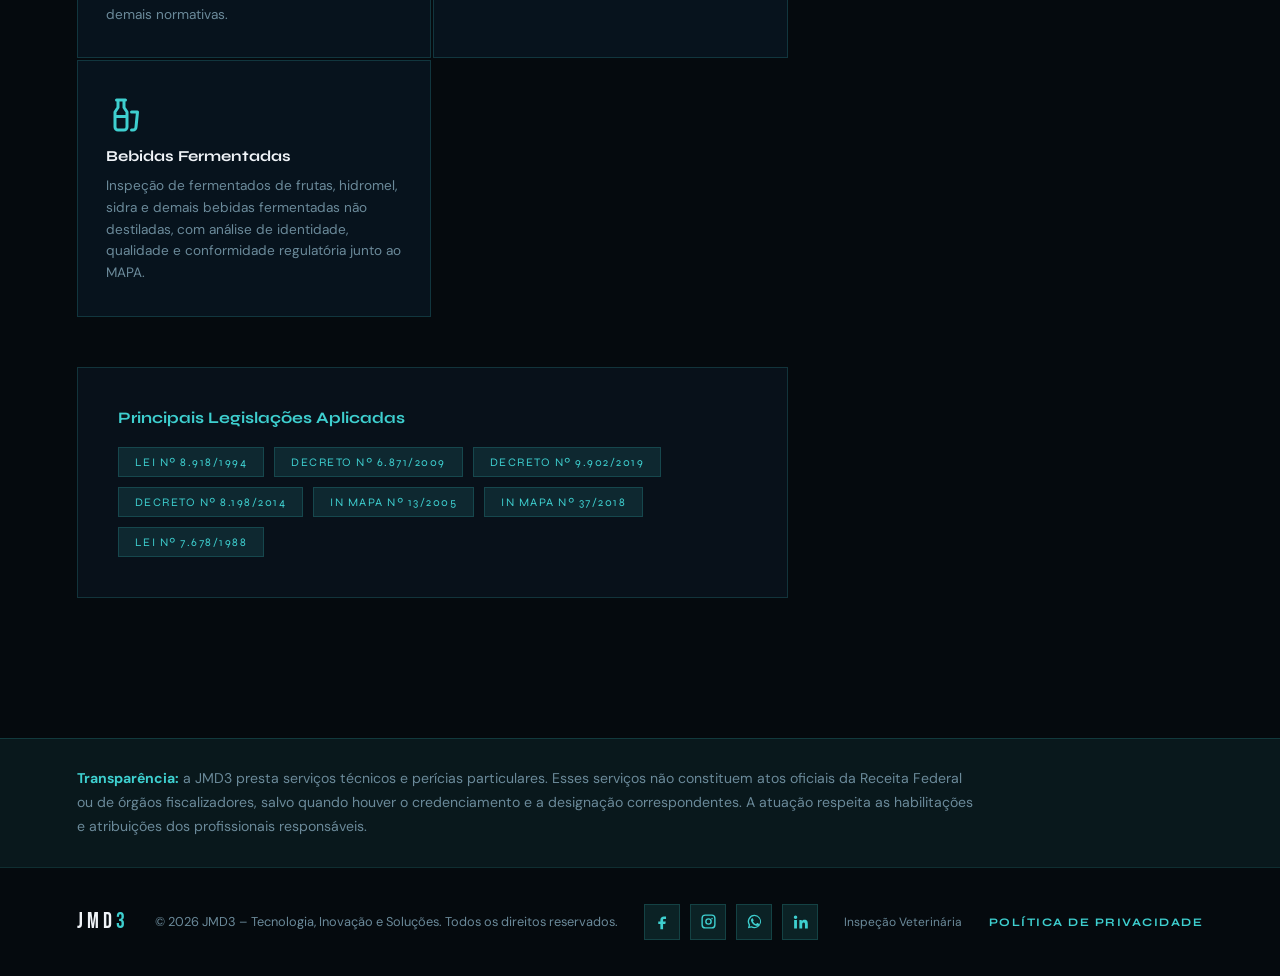
<file: servico-bebidas.html>
<!DOCTYPE html>

<html lang="pt-BR">
<head>
  <meta charset="UTF-8"/>
  <meta name="description" content="Inspeção e fiscalização de vinhos, cervejas, destilados, sucos e bebidas fermentadas. Conformidade MAPA. JMD3 Blumenau/SC."/>
  <meta name="robots" content="index, follow"/>
  <meta property="og:type" content="website"/>
  <meta property="og:title" content="Bebidas MAPA – JMD3"/>
  <meta property="og:description" content="Inspeção, registro e fiscalização de bebidas alcoólicas e não alcoólicas. Conformidade com a legislação MAPA."/>
  <meta property="og:locale" content="pt_BR"/>
  <meta property="og:site_name" content="JMD3"/>
  <meta property="og:image" content="https://jmd3.vercel.app/og-image.jpg"/>
  <meta property="og:image:width" content="1200"/>
  <meta property="og:image:height" content="630"/>
  <meta name="twitter:image" content="https://jmd3.vercel.app/og-image.jpg"/>
  <meta property="og:url" content="https://jmd3.vercel.app/servico-bebidas.html"/>
  <meta name="theme-color" content="#050A0E"/>
  <meta name="viewport" content="width=device-width, initial-scale=1.0"/>
    <link rel="canonical" href="https://jmd3.vercel.app/servico-bebidas.html"/>
  <link rel="icon" type="image/x-icon" href="ICON.ico">
  <link rel="icon" type="image/png" sizes="512x512" href="favicon-512.png">
  <link rel="apple-touch-icon" href="apple-touch-icon.png">
  <title>Bebidas MAPA – JMD3 | Inspeção e Fiscalização</title>

  <link href="https://fonts.googleapis.com/css2?family=Bebas+Neue&family=Syne:wght@400;600;700;800&family=DM+Sans:ital,wght@0,300;0,400;0,500;1,300&display=swap" rel="stylesheet"/>
  <link rel="stylesheet" href="jmd3-icons.css"/>
  <style>
    *, *::before, *::after { box-sizing: border-box; margin: 0; padding: 0; }
    :root { --bg:#050A0E;--bg2:#08111A;--teal:#3ECFCF;--teal2:#2AADB5;--teal-dim:rgba(62,207,207,0.12);--white:#F0F4F8;--muted:#6B8A9A;--border:rgba(62,207,207,0.18);--card:rgba(8,22,32,0.85); }
    html{scroll-behavior:smooth;}
    body{background:var(--bg);color:var(--white);font-family:'DM Sans',sans-serif;overflow-x:hidden;}
    ::-webkit-scrollbar{width:5px;}::-webkit-scrollbar-track{background:var(--bg);}::-webkit-scrollbar-thumb{background:var(--teal2);border-radius:10px;}
    nav{position:fixed;top:0;width:100%;z-index:100;display:flex;align-items:center;justify-content:space-between;padding:18px 6vw;background:rgba(5,10,14,0.85);backdrop-filter:blur(14px);border-bottom:1px solid var(--border);}
    .nav-logo{font-family:'Bebas Neue',sans-serif;font-size:1.9rem;letter-spacing:4px;color:var(--white);text-decoration:none;}
    .nav-logo span{color:var(--teal);}
    .nav-links{display:flex;gap:36px;list-style:none;}
    .nav-links a{font-family:'Syne',sans-serif;font-size:0.82rem;font-weight:600;letter-spacing:2px;text-transform:uppercase;color:var(--muted);text-decoration:none;transition:color .25s;}
    .nav-links a:hover{color:var(--teal);}
    .nav-item{position:relative;}
    .nav-item .dropdown{display:none;position:absolute;top:calc(100% + 18px);left:50%;transform:translateX(-50%);background:rgba(5,10,14,0.97);backdrop-filter:blur(16px);border:1px solid var(--border);min-width:280px;z-index:200;padding:8px 0;}
    .nav-item .dropdown::before{content:'';position:absolute;top:-5px;left:50%;transform:translateX(-50%) rotate(45deg);width:10px;height:10px;background:rgba(5,10,14,0.97);border-left:1px solid var(--border);border-top:1px solid var(--border);}
    .nav-item .dropdown.open{display:block;}
    .dropdown a{display:block;padding:11px 22px;font-family:'DM Sans',sans-serif;font-size:0.88rem;font-weight:400;letter-spacing:0;text-transform:none;color:var(--muted);white-space:nowrap;transition:color .2s,background .2s;border-left:2px solid transparent;}
    .dropdown a:hover{color:var(--teal);background:var(--teal-dim);border-left-color:var(--teal);}
    .nav-arrow{display:inline-block;margin-left:4px;font-size:0.6rem;vertical-align:middle;transition:transform .25s;}
    .nav-arrow.open{transform:rotate(180deg);}
    .hamburger{display:none;background:transparent;border:0;color:inherit;}
    .page-hero{min-height:52vh;display:flex;flex-direction:column;justify-content:flex-end;padding:120px 6vw 60px;position:relative;overflow:hidden;border-bottom:1px solid var(--border);}
    .page-hero::before{content:'';position:absolute;inset:0;background-image:linear-gradient(var(--border) 1px,transparent 1px),linear-gradient(90deg,var(--border) 1px,transparent 1px);background-size:80px 80px;mask-image:radial-gradient(ellipse 80% 80% at 20% 80%,black 20%,transparent 80%);opacity:.3;}
    .page-hero::after{content:'';position:absolute;width:600px;height:600px;left:-100px;bottom:-200px;background:radial-gradient(circle,rgba(62,207,207,0.12) 0%,transparent 70%);border-radius:50%;}
    .breadcrumb{font-family:'Syne',sans-serif;font-size:0.72rem;letter-spacing:2px;text-transform:uppercase;color:var(--muted);margin-bottom:20px;display:flex;align-items:center;gap:10px;position:relative;z-index:1;}
    .breadcrumb a{color:var(--teal);text-decoration:none;}
    .page-hero-tag{font-family:'Syne',sans-serif;font-size:0.72rem;font-weight:700;letter-spacing:4px;text-transform:uppercase;color:var(--teal);margin-bottom:16px;display:flex;align-items:center;gap:12px;position:relative;z-index:1;}
    .page-hero-tag::before{content:'';width:24px;height:1px;background:var(--teal);}
    .page-hero h1{font-family:'Bebas Neue',sans-serif;font-size:clamp(2.2rem,4vw,4.5rem);line-height:.95;letter-spacing:1px;position:relative;z-index:1;}
    .page-hero h1 em{font-style:normal;-webkit-text-stroke:1.5px var(--teal);color:transparent;}
    .page-hero-sub{margin-top:22px;font-size:1rem;color:var(--muted);max-width:600px;line-height:1.7;position:relative;z-index:1;}
    .content{padding:80px 6vw;}
    .content-grid{display:grid;grid-template-columns:2fr 1fr;gap:60px;align-items:start;}
    .section-tag{font-family:'Syne',sans-serif;font-size:0.72rem;font-weight:700;letter-spacing:4px;text-transform:uppercase;color:var(--teal);margin-bottom:14px;display:flex;align-items:center;gap:10px;}
    .section-tag::before{content:'';width:20px;height:1px;background:var(--teal);}
    h2.block-title{font-family:'Bebas Neue',sans-serif;font-size:clamp(2rem,4vw,3rem);letter-spacing:1px;margin-bottom:20px;}
    .intro-text{color:var(--muted);line-height:1.85;font-size:1rem;margin-bottom:20px;}
    .items-grid{display:grid;grid-template-columns:repeat(2,1fr);gap:2px;margin:50px 0;} @media(min-width:901px){.content-grid{grid-template-columns:2fr 1fr !important;}.items-grid{grid-template-columns:repeat(2,1fr) !important;}}

    .item-card{background:var(--card);border:1px solid var(--border);padding:32px 28px;position:relative;overflow:hidden;transition:border-color .3s,transform .3s;}
    .item-card::after{content:'';position:absolute;bottom:0;left:0;width:100%;height:2px;background:linear-gradient(90deg,var(--teal),transparent);transform:scaleX(0);transform-origin:left;transition:transform .4s;}
    .item-card:hover{border-color:rgba(62,207,207,0.4);transform:translateY(-3px);}
    .item-card:hover::after{transform:scaleX(1);}
    .item-icon{font-size:1.8rem;margin-bottom:14px;}
    .item-card h3{font-family:'Syne',sans-serif;font-weight:700;font-size:0.95rem;margin-bottom:10px;}
    .item-card p{color:var(--muted);font-size:0.85rem;line-height:1.6;}
    .sidebar{position:sticky;top:100px;}
    .sidebar-card{background:var(--card);border:1px solid var(--border);padding:32px;margin-bottom:20px;position:relative;}
    .sidebar-card::before{content:'';position:absolute;top:0;left:0;width:40%;height:2px;background:linear-gradient(90deg,var(--teal),transparent);}
    .sidebar-card h4{font-family:'Syne',sans-serif;font-weight:700;font-size:0.9rem;margin-bottom:16px;}
    .sidebar-list{list-style:none;}
    .sidebar-list li{padding:8px 0;border-bottom:1px solid var(--border);color:var(--muted);font-size:0.85rem;display:flex;align-items:center;gap:10px;}
    .sidebar-list li:last-child{border-bottom:none;}
    .sidebar-list li::before{content:'';width:5px;height:1px;background:var(--teal);flex-shrink:0;}
    .btn-primary{display:block;text-align:center;padding:15px 24px;background:var(--teal);color:#050A0E;font-family:'Syne',sans-serif;font-weight:700;font-size:0.82rem;letter-spacing:2px;text-transform:uppercase;text-decoration:none;clip-path:polygon(0 0,calc(100% - 10px) 0,100% 10px,100% 100%,10px 100%,0 calc(100% - 10px));transition:background .25s;margin-top:10px;}
    .btn-primary:hover{background:var(--teal2);}
    .norm-strip{background:var(--bg2);border:1px solid var(--border);padding:40px;margin:0 0 60px;}
    .norm-strip h3{font-family:'Syne',sans-serif;font-weight:700;font-size:1rem;margin-bottom:20px;color:var(--teal);}
    .norm-tags{display:flex;flex-wrap:wrap;gap:10px;}
    .norm-tag{padding:7px 16px;background:var(--teal-dim);border:1px solid var(--border);font-family:'Syne',sans-serif;font-size:0.72rem;letter-spacing:1.5px;text-transform:uppercase;color:var(--teal);}
    .reveal{opacity:0;transform:translateY(28px);transition:opacity .7s ease,transform .7s ease;}
    .reveal.visible{opacity:1;transform:none;}
    footer{padding:36px 6vw;border-top:1px solid var(--border);display:flex;align-items:center;justify-content:space-between;flex-wrap:wrap;gap:16px;}
    .footer-logo{font-family:'Bebas Neue',sans-serif;font-size:1.4rem;letter-spacing:4px;}
    .footer-logo span{color:var(--teal);}
    footer p{color:var(--muted);font-size:0.8rem;}
    .footer-links{display:flex;align-items:center;gap:14px;flex-wrap:wrap;}
    .footer-links a{color:var(--teal);font-family:'Syne',sans-serif;font-size:0.72rem;font-weight:700;letter-spacing:1.5px;text-transform:uppercase;text-decoration:none;transition:color .25s;}
    .footer-links a:hover{color:var(--teal2);}
    .whatsapp-btn{position:fixed;bottom:28px;right:28px;z-index:999;width:58px;height:58px;background:#25D366;border-radius:50%;display:flex;align-items:center;justify-content:center;box-shadow:0 4px 24px rgba(37,211,102,0.4);text-decoration:none;transition:transform .25s;animation:pulse-wa 2.5s infinite;}
    .whatsapp-btn:hover{transform:scale(1.1);}
    .whatsapp-btn svg{width:30px;height:30px;fill:#fff;}
    @keyframes pulse-wa{0%,100%{box-shadow:0 4px 24px rgba(37,211,102,0.4)}50%{box-shadow:0 4px 36px rgba(37,211,102,0.7)}}
    @media(max-width:900px){.content-grid{grid-template-columns:1fr;}.items-grid{grid-template-columns:1fr;}.sidebar{position:static;}}
    @media(max-width:600px){nav{padding:16px 5vw;}.nav-logo img{height:48px !important;}.hamburger{display:flex;flex-direction:column;gap:5px;cursor:pointer;padding:4px;}.hamburger span{display:block;width:24px;height:2px;background:var(--white);transition:all .3s;}.nav-links{display:none;}.nav-links.open{display:flex;flex-direction:column;position:fixed;top:80px;left:0;right:0;background:rgba(5,10,14,0.97);backdrop-filter:blur(16px);padding:28px 6vw 36px;gap:24px;border-bottom:1px solid var(--border);z-index:99;max-height:calc(100vh - 80px);overflow-y:auto;}.nav-links.open .dropdown.open{display:block;position:static;transform:none;border:none;backdrop-filter:none;background:transparent;min-width:unset;padding:4px 0 0 16px;margin-top:8px;}.nav-links.open .dropdown::before{display:none;}.nav-links.open .dropdown a{padding:9px 8px;font-size:.88rem;border-left:none;}}

/* ── DESKTOP ENFORCED ── */
@media (min-width: 901px) {
  .content-grid { grid-template-columns: 2fr 1fr !important; }
  .items-grid { grid-template-columns: repeat(2, 1fr) !important; }
  .contact-section { grid-template-columns: 1fr 1fr !important; }
  .map-strip { grid-template-columns: 1fr 1fr !important; }
  #sobre { grid-template-columns: 1fr 1fr !important; }
  #contato { grid-template-columns: 1fr 1fr !important; }
  .services-grid { grid-template-columns: repeat(2, 1fr) !important; }
  .nav-links { display: flex !important; }
  .hamburger { display: none !important; }
  .form-grid { grid-template-columns: 1fr 1fr !important; }
  .sidebar { position: sticky !important; top: 100px !important; }
}

/* ── NAV CLEARANCE ── */
html { scroll-padding-top: 80px; }
body { padding-top: 0; }

@media (max-width: 600px) {
  #hero {
    padding-top: 100px !important;
    justify-content: flex-start !important;
    padding-bottom: 120px !important;
  }
  .page-hero {
    padding-top: 100px !important;
    min-height: auto !important;
  }
  .hero-stats {
    position: static !important;
    margin-top: 40px !important;
  }
}

/* ── PAGE HERO DESKTOP FIX ── */
@media (min-width: 901px) {
  .page-hero {
    display: grid !important;
    grid-template-columns: 1fr 1fr !important;
    align-items: end !important;
    gap: 60px !important;
    padding: 130px 6vw 60px !important;
    min-height: 55vh !important;
  }
  .page-hero-sub {
    display: none !important; /* moved to right col */
  }
  .page-hero::after {
    
    left: auto !important;
    bottom: -100px !important;
    top: auto !important;
  }
}

/* ── PAGE HERO COLUMNS ── */
.page-hero-col-left {
  display: flex; flex-direction: column; justify-content: flex-end;
  position: relative; z-index: 1;
}
.page-hero-col-right {
  display: flex; flex-direction: column; justify-content: flex-end;
  position: relative; z-index: 1;
}
.page-hero-col-right .page-hero-sub {
  display: block !important;
  font-size: 1.05rem;
  line-height: 1.8;
  color: var(--muted);
  max-width: 480px;
  margin-top: 0;
}
@media (max-width: 900px) {
  .page-hero {
    grid-template-columns: 1fr !important;
    gap: 24px !important;
  }
  .page-hero-col-right .page-hero-sub { max-width: 100%; }
}

/* Logo image fix */
.nav-logo img {
  height: 48px;
  width: auto;
  object-fit: contain;
  display: block;
}


/* SOCIAL LINKS */
.social-links { display: flex; align-items: center; gap: 10px; flex-wrap: wrap; }
.social-links a { width: 36px; height: 36px; display: inline-flex; align-items: center; justify-content: center; background: var(--teal-dim); border: 1px solid var(--border); color: var(--teal); text-decoration: none; transition: border-color .25s, color .25s, transform .2s; }
.social-links a:hover { border-color: var(--teal); color: var(--white); transform: translateY(-2px); }
.social-links svg { width: 17px; height: 17px; fill: currentColor; }
.social-panel { margin-top: 28px; }
.social-panel-title { display: block; font-family: 'Syne', sans-serif; font-size: 0.68rem; letter-spacing: 2px; text-transform: uppercase; color: var(--muted); margin-bottom: 12px; }
.social-links-large a { width: 42px; height: 42px; }
.social-links-large svg { width: 19px; height: 19px; }
@media(max-width:600px){.whatsapp-btn{width:52px;height:52px;right:18px;bottom:18px;}.whatsapp-btn svg{width:27px;height:27px;}}

</style>
</head>
<body>

<nav>
  <a href="index.html" class="nav-logo"><img src="logo-jmd3.webp" alt="JMD3" style="height:48px;width:auto;object-fit:contain;display:block;"/></a>
  <ul class="nav-links" id="navLinks">
    <li class="nav-item"><a href="index.html">Home</a></li>
    <li class="nav-item"><a href="sobre.html">Sobre Nós</a></li>
    <li class="nav-item">
      <a href="index.html#servicos" onclick="toggleDropdown(event)">Serviços <span class="nav-arrow" id="navArrow">▼</span></a>
      <div class="dropdown" id="servDropdown">
        <a href="servico-produtos-origem-animal.html">Produtos de Origem Animal</a>
        <a href="servico-alimentacao-animal.html">Alimentação Animal</a>
        <a href="servico-bebidas.html">Bebidas (MAPA)</a>
        <a href="servico-comercio-exterior.html">Perícias Portuárias e Aduaneiras</a><a href="index.html#avarias">Perícia de Avarias em Cargas</a><a href="index.html#laudos">Laudos Técnico-Científicos</a>
      </div>
    </li>
    <li class="nav-item"><a href="index.html#contato">Contato</a></li>
  </ul>
  <button class="hamburger" id="hamburger" type="button" aria-label="Abrir menu" aria-expanded="false" aria-controls="navLinks" onclick="toggleMenu()"><span></span><span></span><span></span></button>
</nav>

<div class="page-hero">
  <div class="page-hero-col-left">
    <div class="breadcrumb"><a href="index.html">Home</a> <span>›</span> <span>Serviços</span> <span>›</span> Bebidas</div>
    <div class="page-hero-tag">MAPA / SRPA</div>
    <h1>Bebidas<br><em>MAPA</em></h1>
  </div>
  <div class="page-hero-col-right">
    <p class="page-hero-sub">Inspeção, registro e fiscalização de estabelecimentos produtores de bebidas alcoólicas e não alcoólicas, com conformidade às normas do Ministério da Agricultura.</p>

  </div>
</div>
<div class="content">
  <div class="content-grid">
    <div>
      <div class="section-tag reveal">Visão Geral</div>
      <h2 class="block-title reveal">Fiscalização Técnica do Setor de Bebidas</h2>
      <p class="intro-text reveal">A JMD3 atua na fiscalização e consultoria para estabelecimentos produtores de bebidas sob a competência do MAPA, que regula vinícolas, cervejarias, destilarias, engarrafadoras de sucos e demais unidades do setor. Nossa equipe presta suporte técnico para obtenção e renovação de registros de produtos, adequação de processos produtivos e conformidade com os padrões de identidade e qualidade (PIQ) estabelecidos pela legislação brasileira.</p>
      <p class="intro-text reveal">Também realizamos inspeção, perícia de avarias e laudos técnicos em cargas e contêineres de vinhos, cervejas, destilados e sucos, incluindo avaliação de vazamentos, quebras, alterações de temperatura e integridade das mercadorias.</p>
      <p class="intro-text reveal">Também realizamos vistorias sanitárias, auditorias de Boas Práticas de Fabricação (BPF) e emissão de laudos técnicos para fins de registro, exportação e defesa em processos administrativos perante o MAPA e a Receita Federal, especialmente no caso de bebidas com incidência tributária específica.</p>


  <div class="items-grid">
    <div class="item-card reveal">
      <div class="item-icon service-icon"><span class="svg-symbol icon-beverage" aria-hidden="true"></span></div>
      <h3>Vinhos e Derivados da Uva</h3>
      <p>Inspeção de vinícolas e adegas, análise físico-química e sensorial de vinhos, espumantes, vinagres de vinho e outros derivados, conforme a Lei nº 7.678/1988 e o Decreto nº 8.198/2014.</p>
    </div>
    <div class="item-card reveal">
      <div class="item-icon service-icon"><span class="svg-symbol icon-beverage" aria-hidden="true"></span></div>
      <h3>Cervejas e Chopes</h3>
      <p>Fiscalização de cervejarias artesanais e industriais, verificação de ingredientes, teor alcoólico, rotulagem e conformidade com o Decreto nº 9.902/2019 e as normas do MAPA.</p>
    </div>
    <div class="item-card reveal">
      <div class="item-icon service-icon"><span class="svg-symbol icon-beverage" aria-hidden="true"></span></div>
      <h3>Destilados — Cachaça e Aguardentes</h3>
      <p>Inspeção de alambiques e destilarias industriais, análise de teores de cobre, ésteres, aldeídos e álcoois superiores, em conformidade com a IN MAPA nº 13/2005 e demais normativas.</p>
    </div>
    <div class="item-card reveal">
      <div class="item-icon service-icon"><span class="svg-symbol icon-beverage" aria-hidden="true"></span></div>
      <h3>Sucos e Néctares</h3>
      <p>Controle de qualidade de sucos integrais, néctar e refrescos de frutas, com avaliação de parâmetros físico-químicos, microbiológicos e rotulagem, conforme a IN nº 37/2018.</p>
    </div>
    <div class="item-card reveal">
      <div class="item-icon service-icon"><span class="svg-symbol icon-beverage" aria-hidden="true"></span></div>
      <h3>Bebidas Fermentadas</h3>
      <p>Inspeção de fermentados de frutas, hidromel, sidra e demais bebidas fermentadas não destiladas, com análise de identidade, qualidade e conformidade regulatória junto ao MAPA.</p>
    </div>
  </div>

  <div class="norm-strip reveal">
    <h3>Principais Legislações Aplicadas</h3>
    <div class="norm-tags">
      <span class="norm-tag">Lei nº 8.918/1994</span>
      <span class="norm-tag">Decreto nº 6.871/2009</span>
      <span class="norm-tag">Decreto nº 9.902/2019</span>
      <span class="norm-tag">Decreto nº 8.198/2014</span>
      <span class="norm-tag">IN MAPA nº 13/2005</span>
      <span class="norm-tag">IN MAPA nº 37/2018</span>
      <span class="norm-tag">Lei nº 7.678/1988</span>
    </div>
  </div>
</div>

<div class="sidebar">
  <div class="sidebar-card reveal">
    <h4>Outros Serviços JMD3</h4>
    <ul class="sidebar-list">
      <li><a href="servico-produtos-origem-animal.html" style="color:var(--muted);text-decoration:none;">Produtos de Origem Animal</a></li>
      <li><a href="servico-alimentacao-animal.html" style="color:var(--muted);text-decoration:none;">Alimentação Animal</a></li>
      <li><a href="servico-comercio-exterior.html" style="color:var(--muted);text-decoration:none;">Perícias Portuárias e Aduaneiras</a></li><li><a href="index.html#avarias" style="color:var(--muted);text-decoration:none;">Perícia de Avarias em Cargas</a></li>
    </ul>
  </div>
  <div class="sidebar-card reveal">
    <h4>Por que escolher a JMD3?</h4>
    <ul class="sidebar-list">
      <li>30+ anos de experiência</li>
      <li>Equipe de MVs habilitados</li>
      <li>Atuação alinhada ao SIF/MAPA</li>
      <li>Laudos técnicos fundamentados</li>
      <li>Atendimento em Blumenau e região</li>
    </ul>
  </div>
  <a href="https://wa.me/5547992248189?text=Ol%C3%A1%2C%20equipe%20JMD3.%20Gostaria%20de%20solicitar%20um%20or%C3%A7amento%20para%20Bebidas%20(MAPA)." target="_blank" rel="noopener" class="btn-primary reveal">Solicitar Orçamento</a>
</div>


  </div>
</div>

<section style="padding:28px 6%;background:rgba(62,207,207,.07);border-top:1px solid var(--border)"><p style="font-size:.88rem;line-height:1.7;color:var(--muted);max-width:900px"><strong style="color:var(--teal)">Transparência:</strong> a JMD3 presta serviços técnicos e perícias particulares. Esses serviços não constituem atos oficiais da Receita Federal ou de órgãos fiscalizadores, salvo quando houver o credenciamento e a designação correspondentes. A atuação respeita as habilitações e atribuições dos profissionais responsáveis.</p></section>

<footer>
  <div class="footer-logo">JMD<span>3</span></div>
  <p>© 2026 JMD3 – Tecnologia, Inovação e Soluções. Todos os direitos reservados.</p>
  <div class="social-links" aria-label="Redes sociais da JMD3">
  <a href="https://www.facebook.com/p/JMD3-Inspe%C3%A7%C3%A3o-Veterin%C3%A1ria-100088308552055/" target="_blank" rel="noopener" aria-label="Facebook da JMD3" title="Facebook"><svg viewBox="0 0 24 24"><path d="M14 8.5h3V5h-3c-3.1 0-5 1.9-5 5v2H6v3.6h3V23h3.8v-7.4H16l.6-3.6h-3.8v-1.7c0-1 .4-1.8 1.2-1.8Z"/></svg></a>
  <a href="https://www.instagram.com/jmd3insp/" target="_blank" rel="noopener" aria-label="Instagram da JMD3" title="Instagram"><svg viewBox="0 0 24 24"><path d="M7.5 2h9A5.5 5.5 0 0 1 22 7.5v9a5.5 5.5 0 0 1-5.5 5.5h-9A5.5 5.5 0 0 1 2 16.5v-9A5.5 5.5 0 0 1 7.5 2Zm0 2A3.5 3.5 0 0 0 4 7.5v9A3.5 3.5 0 0 0 7.5 20h9a3.5 3.5 0 0 0 3.5-3.5v-9A3.5 3.5 0 0 0 16.5 4h-9Zm4.5 3.3a4.7 4.7 0 1 1 0 9.4 4.7 4.7 0 0 1 0-9.4Zm0 2A2.7 2.7 0 1 0 12 14.7 2.7 2.7 0 0 0 12 9.3Zm5-2.5a1.1 1.1 0 1 1 0 2.2 1.1 1.1 0 0 1 0-2.2Z"/></svg></a>
  <a href="https://wa.me/5547992248189" target="_blank" rel="noopener" aria-label="WhatsApp da JMD3" title="WhatsApp"><svg viewBox="0 0 32 32"><path d="M16.02 3.2A12.73 12.73 0 0 0 5.1 22.48L3.6 28.8l6.45-1.43A12.72 12.72 0 1 0 16.02 3.2Zm0 2.34a10.38 10.38 0 0 1 8.8 15.9 10.39 10.39 0 0 1-13.76 3.6l-.45-.24-3.62.8.83-3.55-.27-.47A10.39 10.39 0 0 1 16.02 5.54Zm-4.4 4.73c-.25 0-.66.1-1 .47-.35.37-1.32 1.29-1.32 3.14 0 1.85 1.35 3.64 1.54 3.89.19.25 2.6 4.16 6.43 5.66 3.18 1.25 3.83.8 4.52.75.7-.06 2.24-.92 2.55-1.8.32-.88.32-1.64.22-1.8-.1-.16-.35-.25-.73-.44-.38-.19-2.24-1.1-2.58-1.23-.35-.13-.6-.19-.85.19-.25.38-.97 1.23-1.2 1.48-.22.25-.44.28-.82.1-.38-.2-1.6-.6-3.05-1.9-1.13-1-1.9-2.25-2.12-2.63-.22-.38-.02-.58.17-.77.17-.17.38-.44.57-.66.19-.22.25-.38.38-.63.13-.25.06-.47-.03-.66-.1-.19-.85-2.05-1.16-2.8-.31-.74-.62-.64-.85-.65h-.73Z"/></svg></a>
  <a href="https://www.linkedin.com/in/airson-junior-a565262a3/?originalSubdomain=br" target="_blank" rel="noopener" aria-label="LinkedIn da JMD3" title="LinkedIn"><svg viewBox="0 0 24 24"><path d="M4.98 3.5A2.5 2.5 0 1 1 5 8.5a2.5 2.5 0 0 1-.02-5ZM3 10h4v12H3V10Zm7 0h3.8v1.6h.1c.5-1 1.8-1.9 3.7-1.9 4 0 4.7 2.6 4.7 6V22h-4v-5.6c0-1.3 0-3-1.8-3s-2.1 1.4-2.1 2.9V22h-4V10Z"/></svg></a>
</div>
  <p style="color: var(--muted); font-size: .75rem;">Inspeção Veterinária</p>
  <div class="footer-links"><a href="privacidade.html">Política de Privacidade</a></div>
</footer>

<a class="whatsapp-btn" href="https://wa.me/5547992248189" target="_blank" rel="noopener" title="Fale conosco no WhatsApp" aria-label="Fale conosco no WhatsApp">
  <svg viewBox="0 0 32 32" aria-hidden="true" xmlns="http://www.w3.org/2000/svg">
    <path d="M16.02 3.2A12.73 12.73 0 0 0 5.1 22.48L3.6 28.8l6.45-1.43A12.72 12.72 0 1 0 16.02 3.2Zm0 2.34a10.38 10.38 0 0 1 8.8 15.9 10.39 10.39 0 0 1-13.76 3.6l-.45-.24-3.62.8.83-3.55-.27-.47A10.39 10.39 0 0 1 16.02 5.54Zm-4.4 4.73c-.25 0-.66.1-1 .47-.35.37-1.32 1.29-1.32 3.14 0 1.85 1.35 3.64 1.54 3.89.19.25 2.6 4.16 6.43 5.66 3.18 1.25 3.83.8 4.52.75.7-.06 2.24-.92 2.55-1.8.32-.88.32-1.64.22-1.8-.1-.16-.35-.25-.73-.44-.38-.19-2.24-1.1-2.58-1.23-.35-.13-.6-.19-.85.19-.25.38-.97 1.23-1.2 1.48-.22.25-.44.28-.82.1-.38-.2-1.6-.6-3.05-1.9-1.13-1-1.9-2.25-2.12-2.63-.22-.38-.02-.58.17-.77.17-.17.38-.44.57-.66.19-.22.25-.38.38-.63.13-.25.06-.47-.03-.66-.1-.19-.85-2.05-1.16-2.8-.31-.74-.62-.64-.85-.65h-.73Z"/>
  </svg>
</a>

<script>
  function toggleMenu(){const n=document.getElementById('navLinks'),b=document.getElementById('hamburger');n.classList.toggle('open');b.classList.toggle('open'); b.setAttribute('aria-expanded', n.classList.contains('open') ? 'true' : 'false');}
  function toggleDropdown(e){e.preventDefault();document.getElementById('servDropdown').classList.toggle('open');document.getElementById('navArrow').classList.toggle('open');}
  document.addEventListener('click',function(e){if(!e.target.closest('.nav-item'))document.getElementById('servDropdown').classList.remove('open');});
  document.querySelectorAll('.reveal').forEach(el=>new IntersectionObserver((entries)=>{entries.forEach(e=>{if(e.isIntersecting)e.target.classList.add('visible');});},{threshold:0.1}).observe(el));
</script>

</body>
</html>
</file>
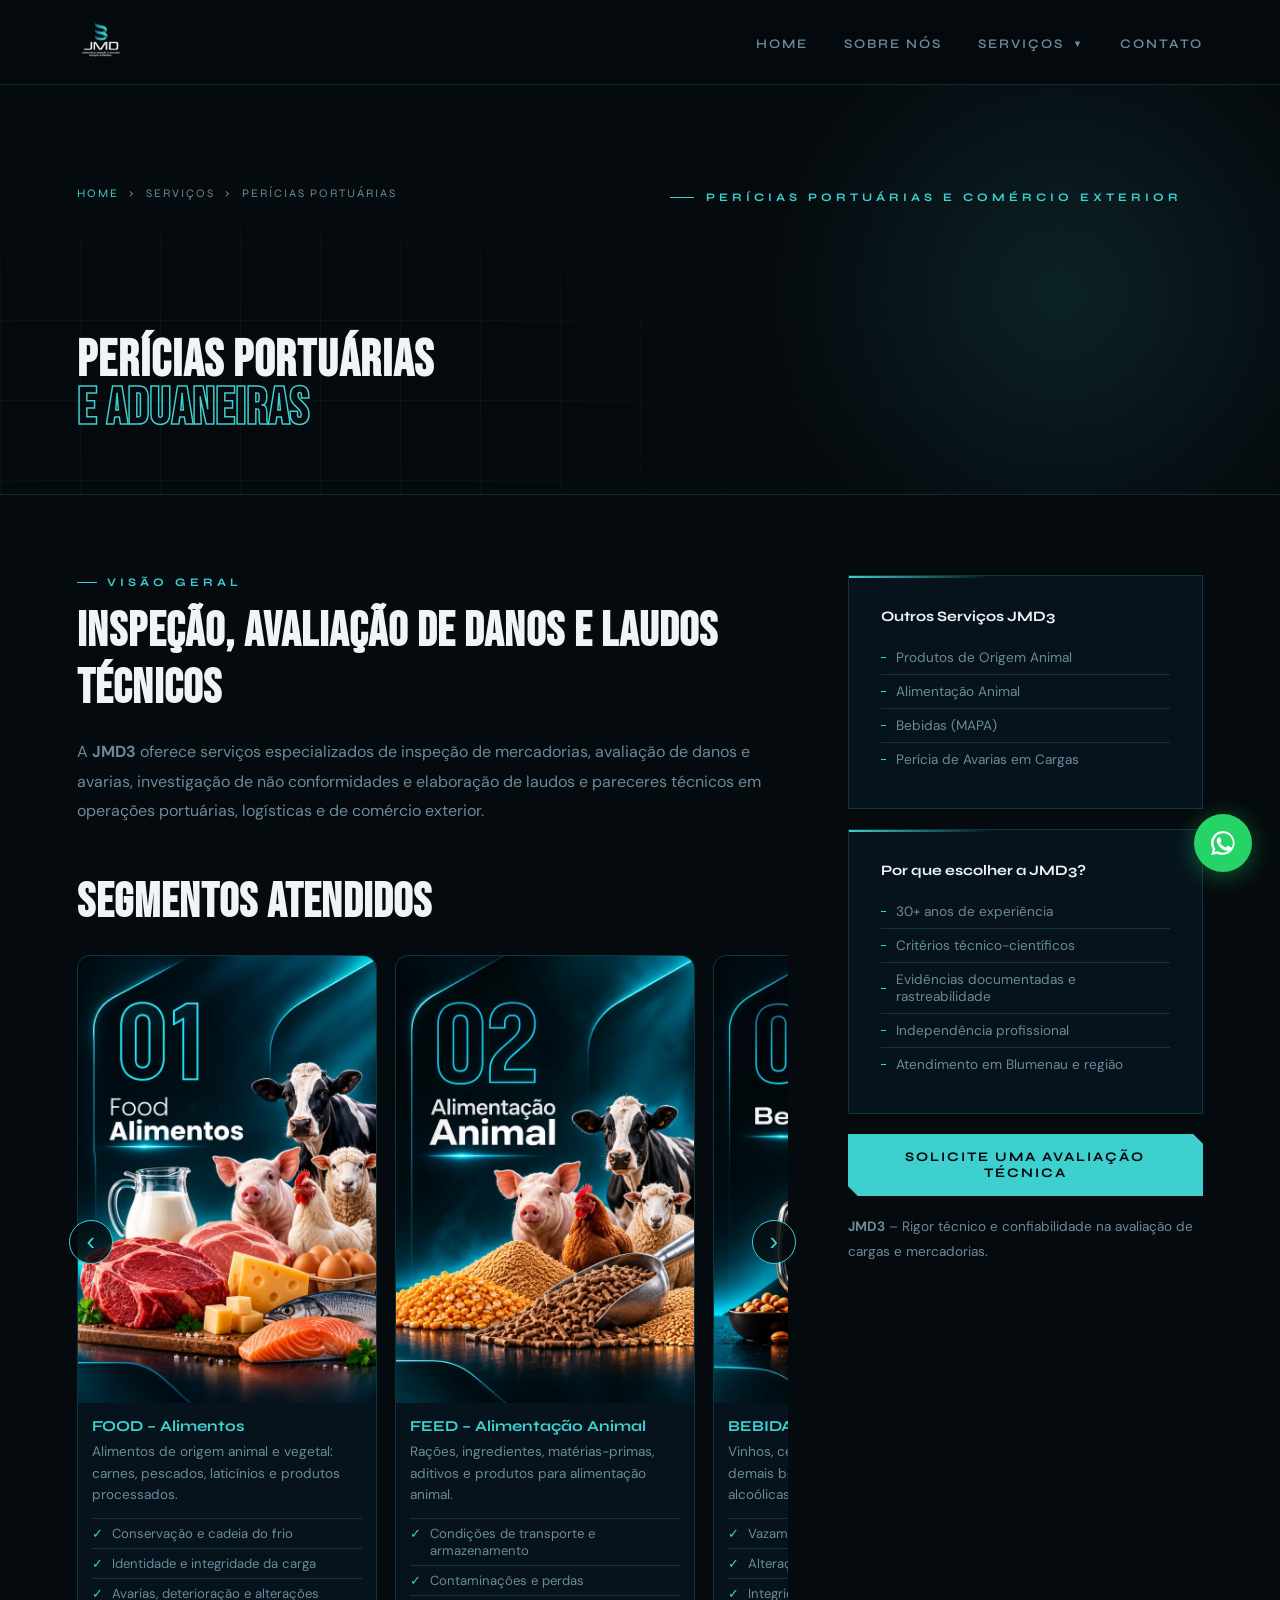
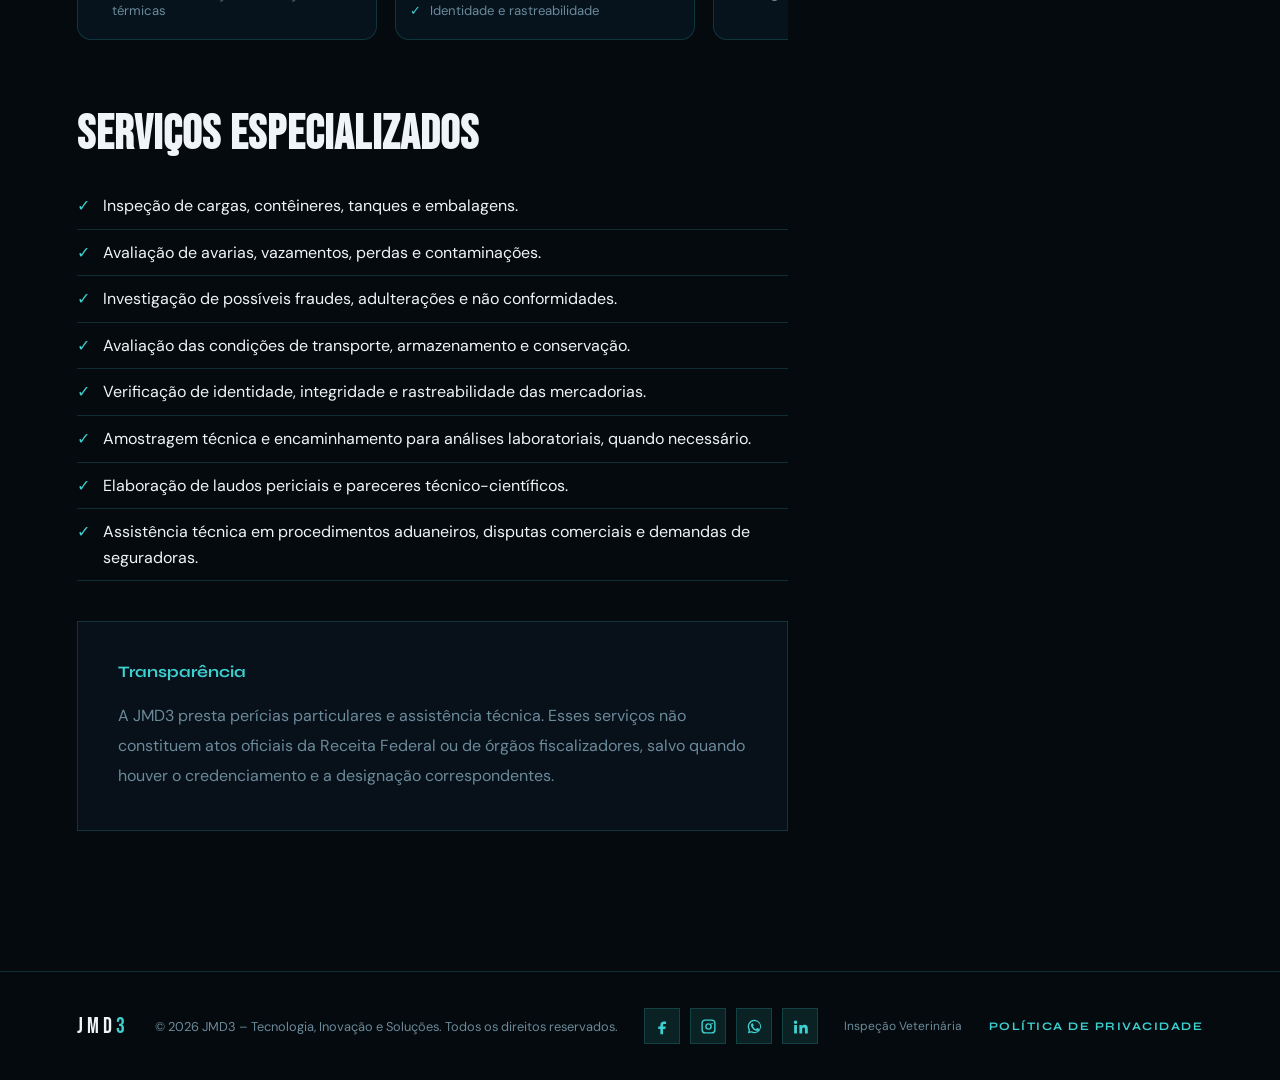
<file: servico-comercio-exterior.html>
<!DOCTYPE html>

<html lang="pt-BR">
<head>
  <meta charset="UTF-8"/>
  <meta name="description" content="Inspeção de cargas e contêineres, perícia de avarias, investigação de não conformidades e assistência técnica especializada em Food, Feed, Bebidas, Vegetais e Óleos. JMD3, Blumenau/SC."/>
  <meta name="robots" content="index, follow"/>
  <meta property="og:type" content="website"/>
  <meta property="og:title" content="Perícias Portuárias e Aduaneiras | Inspeção de Cargas e Contêineres | JMD3"/>
  <meta property="og:description" content="Inspeção de cargas e contêineres, perícia de avarias, investigação de não conformidades e assistência técnica especializada em Food, Feed, Bebidas, Vegetais e Óleos. JMD3, Blumenau/SC."/>
  <meta name="twitter:card" content="summary_large_image"/>
  <meta property="og:locale" content="pt_BR"/>
  <meta property="og:site_name" content="JMD3"/>
  <meta property="og:image" content="https://jmd3.vercel.app/og-image.jpg"/>
  <meta property="og:image:width" content="1200"/>
  <meta property="og:image:height" content="630"/>
  <meta name="twitter:image" content="https://jmd3.vercel.app/og-image.jpg"/>
  <meta property="og:url" content="https://jmd3.vercel.app/servico-comercio-exterior.html"/>
  <meta name="theme-color" content="#050A0E"/>
  <meta name="viewport" content="width=device-width, initial-scale=1.0"/>
    <link rel="canonical" href="https://jmd3.vercel.app/servico-comercio-exterior.html"/>
  <link rel="icon" type="image/x-icon" href="ICON.ico">
  <link rel="icon" type="image/png" sizes="512x512" href="favicon-512.png">
  <link rel="apple-touch-icon" href="apple-touch-icon.png">
  <title>Perícias Portuárias e Aduaneiras | Inspeção de Cargas e Contêineres | JMD3</title>
  <link href="https://fonts.googleapis.com/css2?family=Bebas+Neue&family=Syne:wght@400;600;700;800&family=DM+Sans:ital,wght@0,300;0,400;0,500;1,300&display=swap" rel="stylesheet"/>
  <link rel="stylesheet" href="jmd3-icons.css"/>
  <style>
    *, *::before, *::after { box-sizing: border-box; margin: 0; padding: 0; }
    :root { --bg:#050A0E;--bg2:#08111A;--teal:#3ECFCF;--teal2:#2AADB5;--teal-dim:rgba(62,207,207,0.12);--white:#F0F4F8;--muted:#6B8A9A;--border:rgba(62,207,207,0.18);--card:rgba(8,22,32,0.85); }
    html{scroll-behavior:smooth;}
    body{background:var(--bg);color:var(--white);font-family:'DM Sans',sans-serif;overflow-x:hidden;}
    ::-webkit-scrollbar{width:5px;}::-webkit-scrollbar-track{background:var(--bg);}::-webkit-scrollbar-thumb{background:var(--teal2);border-radius:10px;}
    nav{position:fixed;top:0;width:100%;z-index:100;display:flex;align-items:center;justify-content:space-between;padding:18px 6vw;background:rgba(5,10,14,0.85);backdrop-filter:blur(14px);border-bottom:1px solid var(--border);}
    .nav-logo{font-family:'Bebas Neue',sans-serif;font-size:1.9rem;letter-spacing:4px;color:var(--white);text-decoration:none;}
    .nav-logo span{color:var(--teal);}
    .nav-links{display:flex;gap:36px;list-style:none;}
    .nav-links a{font-family:'Syne',sans-serif;font-size:0.82rem;font-weight:600;letter-spacing:2px;text-transform:uppercase;color:var(--muted);text-decoration:none;transition:color .25s;}
    .nav-links a:hover{color:var(--teal);}
    .nav-item{position:relative;}
    .nav-item .dropdown{display:none;position:absolute;top:calc(100% + 18px);left:50%;transform:translateX(-50%);background:rgba(5,10,14,0.97);backdrop-filter:blur(16px);border:1px solid var(--border);min-width:280px;z-index:200;padding:8px 0;}
    .nav-item .dropdown::before{content:'';position:absolute;top:-5px;left:50%;transform:translateX(-50%) rotate(45deg);width:10px;height:10px;background:rgba(5,10,14,0.97);border-left:1px solid var(--border);border-top:1px solid var(--border);}
    .nav-item .dropdown.open{display:block;}
    .dropdown a{display:block;padding:11px 22px;font-family:'DM Sans',sans-serif;font-size:0.88rem;font-weight:400;letter-spacing:0;text-transform:none;color:var(--muted);white-space:nowrap;transition:color .2s,background .2s;border-left:2px solid transparent;}
    .dropdown a:hover{color:var(--teal);background:var(--teal-dim);border-left-color:var(--teal);}
    .nav-arrow{display:inline-block;margin-left:4px;font-size:0.6rem;vertical-align:middle;transition:transform .25s;}
    .nav-arrow.open{transform:rotate(180deg);}
    .hamburger{display:none;background:transparent;border:0;color:inherit;}
    .page-hero{min-height:52vh;display:flex;flex-direction:column;justify-content:flex-end;padding:120px 6vw 60px;position:relative;overflow:hidden;border-bottom:1px solid var(--border);}
    .page-hero::before{content:'';position:absolute;inset:0;background-image:linear-gradient(var(--border) 1px,transparent 1px),linear-gradient(90deg,var(--border) 1px,transparent 1px);background-size:80px 80px;mask-image:radial-gradient(ellipse 80% 80% at 20% 80%,black 20%,transparent 80%);opacity:.3;}
    .page-hero::after{content:'';position:absolute;width:600px;height:600px;left:-100px;bottom:-200px;background:radial-gradient(circle,rgba(62,207,207,0.12) 0%,transparent 70%);border-radius:50%;}
    .breadcrumb{font-family:'Syne',sans-serif;font-size:0.72rem;letter-spacing:2px;text-transform:uppercase;color:var(--muted);margin-bottom:20px;display:flex;align-items:center;gap:10px;position:relative;z-index:1;}
    .breadcrumb a{color:var(--teal);text-decoration:none;}
    .page-hero-tag{font-family:'Syne',sans-serif;font-size:0.72rem;font-weight:700;letter-spacing:4px;text-transform:uppercase;color:var(--teal);margin-bottom:16px;display:flex;align-items:center;gap:12px;position:relative;z-index:1;}
    .page-hero-tag::before{content:'';width:24px;height:1px;background:var(--teal);}
    .page-hero h1{font-family:'Bebas Neue',sans-serif;font-size:clamp(2.2rem,4vw,4.5rem);line-height:.95;letter-spacing:1px;position:relative;z-index:1;}
    .page-hero h1 em{font-style:normal;-webkit-text-stroke:1.5px var(--teal);color:transparent;}
    .page-hero-sub{margin-top:22px;font-size:1rem;color:var(--muted);max-width:600px;line-height:1.7;position:relative;z-index:1;}
    .content{padding:80px 6vw;}
    .content-grid{display:grid;grid-template-columns:2fr 1fr;gap:60px;align-items:start;}
    .section-tag{font-family:'Syne',sans-serif;font-size:0.72rem;font-weight:700;letter-spacing:4px;text-transform:uppercase;color:var(--teal);margin-bottom:14px;display:flex;align-items:center;gap:10px;}
    .section-tag::before{content:'';width:20px;height:1px;background:var(--teal);}
    h2.block-title{font-family:'Bebas Neue',sans-serif;font-size:clamp(2rem,4vw,3rem);letter-spacing:1px;margin-bottom:20px;}
    .intro-text{color:var(--muted);line-height:1.85;font-size:1rem;margin-bottom:20px;}
    .items-grid{display:grid;grid-template-columns:repeat(2,1fr);gap:2px;margin:50px 0;} @media(min-width:901px){.content-grid{grid-template-columns:2fr 1fr !important;}.items-grid{grid-template-columns:repeat(2,1fr) !important;}}
    .item-card{background:var(--card);border:1px solid var(--border);padding:32px 28px;position:relative;overflow:hidden;transition:border-color .3s,transform .3s;}
    .item-card::after{content:'';position:absolute;bottom:0;left:0;width:100%;height:2px;background:linear-gradient(90deg,var(--teal),transparent);transform:scaleX(0);transform-origin:left;transition:transform .4s;}
    .item-card:hover{border-color:rgba(62,207,207,0.4);transform:translateY(-3px);}
    .item-card:hover::after{transform:scaleX(1);}
    .item-icon{font-size:1.8rem;margin-bottom:14px;}
    .item-card h3{font-family:'Syne',sans-serif;font-weight:700;font-size:0.95rem;margin-bottom:10px;}
    .item-card p{color:var(--muted);font-size:0.85rem;line-height:1.6;}
    .sidebar{position:sticky;top:100px;}
    .sidebar-card{background:var(--card);border:1px solid var(--border);padding:32px;margin-bottom:20px;position:relative;}
    .sidebar-card::before{content:'';position:absolute;top:0;left:0;width:40%;height:2px;background:linear-gradient(90deg,var(--teal),transparent);}
    .sidebar-card h4{font-family:'Syne',sans-serif;font-weight:700;font-size:0.9rem;margin-bottom:16px;}
    .sidebar-list{list-style:none;}
    .sidebar-list li{padding:8px 0;border-bottom:1px solid var(--border);color:var(--muted);font-size:0.85rem;display:flex;align-items:center;gap:10px;}
    .sidebar-list li:last-child{border-bottom:none;}
    .sidebar-list li::before{content:'';width:5px;height:1px;background:var(--teal);flex-shrink:0;}
    .btn-primary{display:block;text-align:center;padding:15px 24px;background:var(--teal);color:#050A0E;font-family:'Syne',sans-serif;font-weight:700;font-size:0.82rem;letter-spacing:2px;text-transform:uppercase;text-decoration:none;clip-path:polygon(0 0,calc(100% - 10px) 0,100% 10px,100% 100%,10px 100%,0 calc(100% - 10px));transition:background .25s;margin-top:10px;}
    .btn-primary:hover{background:var(--teal2);}
    .norm-strip{background:var(--bg2);border:1px solid var(--border);padding:40px;margin:0 0 60px;}
    .norm-strip h3{font-family:'Syne',sans-serif;font-weight:700;font-size:1rem;margin-bottom:20px;color:var(--teal);}
    .norm-tags{display:flex;flex-wrap:wrap;gap:10px;}
    .norm-tag{padding:7px 16px;background:var(--teal-dim);border:1px solid var(--border);font-family:'Syne',sans-serif;font-size:0.72rem;letter-spacing:1.5px;text-transform:uppercase;color:var(--teal);}
    .reveal{opacity:0;transform:translateY(28px);transition:opacity .7s ease,transform .7s ease;}
    .reveal.visible{opacity:1;transform:none;}
    footer{padding:36px 6vw;border-top:1px solid var(--border);display:flex;align-items:center;justify-content:space-between;flex-wrap:wrap;gap:16px;}
    .footer-logo{font-family:'Bebas Neue',sans-serif;font-size:1.4rem;letter-spacing:4px;}
    .footer-logo span{color:var(--teal);}
    footer p{color:var(--muted);font-size:0.8rem;}
    .footer-links{display:flex;align-items:center;gap:14px;flex-wrap:wrap;}
    .footer-links a{color:var(--teal);font-family:'Syne',sans-serif;font-size:0.72rem;font-weight:700;letter-spacing:1.5px;text-transform:uppercase;text-decoration:none;transition:color .25s;}
    .footer-links a:hover{color:var(--teal2);}
    .whatsapp-btn{position:fixed;bottom:28px;right:28px;z-index:999;width:58px;height:58px;background:#25D366;border-radius:50%;display:flex;align-items:center;justify-content:center;box-shadow:0 4px 24px rgba(37,211,102,0.4);text-decoration:none;transition:transform .25s;animation:pulse-wa 2.5s infinite;}
    .whatsapp-btn:hover{transform:scale(1.1);}
    .whatsapp-btn svg{width:30px;height:30px;fill:#fff;}
    @keyframes pulse-wa{0%,100%{box-shadow:0 4px 24px rgba(37,211,102,0.4)}50%{box-shadow:0 4px 36px rgba(37,211,102,0.7)}}
    @media(max-width:900px){.content-grid{grid-template-columns:1fr;}.items-grid{grid-template-columns:1fr;}.sidebar{position:static;}}
    @media(max-width:600px){nav{padding:16px 5vw;}.nav-logo img{height:48px !important;}.hamburger{display:flex;flex-direction:column;gap:5px;cursor:pointer;padding:4px;}.hamburger span{display:block;width:24px;height:2px;background:var(--white);transition:all .3s;}.nav-links{display:none;}.nav-links.open{display:flex;flex-direction:column;position:fixed;top:80px;left:0;right:0;background:rgba(5,10,14,0.97);backdrop-filter:blur(16px);padding:28px 6vw 36px;gap:24px;border-bottom:1px solid var(--border);z-index:99;max-height:calc(100vh - 80px);overflow-y:auto;}.nav-links.open .dropdown.open{display:block;position:static;transform:none;border:none;backdrop-filter:none;background:transparent;min-width:unset;padding:4px 0 0 16px;margin-top:8px;}.nav-links.open .dropdown::before{display:none;}.nav-links.open .dropdown a{padding:9px 8px;font-size:.88rem;border-left:none;}}

/* ── DESKTOP ENFORCED ── */
@media (min-width: 901px) {
  .content-grid { grid-template-columns: 2fr 1fr !important; }
  .items-grid { grid-template-columns: repeat(2, 1fr) !important; }
  .contact-section { grid-template-columns: 1fr 1fr !important; }
  .map-strip { grid-template-columns: 1fr 1fr !important; }
  #sobre { grid-template-columns: 1fr 1fr !important; }
  #contato { grid-template-columns: 1fr 1fr !important; }
  .services-grid { grid-template-columns: repeat(2, 1fr) !important; }
  .nav-links { display: flex !important; }
  .hamburger { display: none !important; }
  .form-grid { grid-template-columns: 1fr 1fr !important; }
  .sidebar { position: sticky !important; top: 100px !important; }
}

/* ── NAV CLEARANCE ── */
html { scroll-padding-top: 80px; }
body { padding-top: 0; }

@media (max-width: 600px) {
  #hero {
    padding-top: 100px !important;
    justify-content: flex-start !important;
    padding-bottom: 120px !important;
  }
  .page-hero {
    padding-top: 100px !important;
    min-height: auto !important;
  }
  .hero-stats {
    position: static !important;
    margin-top: 40px !important;
  }
}

/* ── PAGE HERO DESKTOP FIX ── */
@media (min-width: 901px) {
  .page-hero {
    display: grid !important;
    grid-template-columns: 1fr 1fr !important;
    align-items: end !important;
    gap: 60px !important;
    padding: 130px 6vw 60px !important;
    min-height: 55vh !important;
  }
  .page-hero-sub {
    display: none !important; /* moved to right col */
  }
  .page-hero::after {
    right: -80px !important;
    left: auto !important;
    bottom: -100px !important;
    top: auto !important;
  }
}

/* ── PAGE HERO COLUMNS ── */
.page-hero-col-left {
  display: flex; flex-direction: column; justify-content: flex-end;
  position: relative; z-index: 1;
}
.page-hero-col-right {
  display: flex; flex-direction: column; justify-content: flex-end;
  position: relative; z-index: 1;
}
.page-hero-col-right .page-hero-sub {
  display: block !important;
  font-size: 1.05rem;
  line-height: 1.8;
  color: var(--muted);
  max-width: 480px;
  margin-top: 0;
}
@media (max-width: 900px) {
  .page-hero {
    grid-template-columns: 1fr !important;
    gap: 24px !important;
  }
  .page-hero-col-right .page-hero-sub { max-width: 100%; }
}

/* Logo image fix */
.nav-logo img {
  height: 48px;
  width: auto;
  object-fit: contain;
  display: block;
}


/* SOCIAL LINKS */
.social-links { display: flex; align-items: center; gap: 10px; flex-wrap: wrap; }
.social-links a { width: 36px; height: 36px; display: inline-flex; align-items: center; justify-content: center; background: var(--teal-dim); border: 1px solid var(--border); color: var(--teal); text-decoration: none; transition: border-color .25s, color .25s, transform .2s; }
.social-links a:hover { border-color: var(--teal); color: var(--white); transform: translateY(-2px); }
.social-links svg { width: 17px; height: 17px; fill: currentColor; }
.social-panel { margin-top: 28px; }
.social-panel-title { display: block; font-family: 'Syne', sans-serif; font-size: 0.68rem; letter-spacing: 2px; text-transform: uppercase; color: var(--muted); margin-bottom: 12px; }
.social-links-large a { width: 42px; height: 42px; }
.social-links-large svg { width: 19px; height: 19px; }
@media(max-width:600px){.whatsapp-btn{width:52px;height:52px;right:18px;bottom:18px;}.whatsapp-btn svg{width:27px;height:27px;}}

.seg-grid{display:grid;grid-template-columns:repeat(auto-fit,minmax(200px,1fr));gap:16px;margin-top:20px}
.seg-card{background:var(--card);border:1px solid var(--border);border-radius:14px;overflow:hidden}
.seg-card img{width:100%;aspect-ratio:4/3;object-fit:cover;object-position:top;display:block}
.seg-body{padding:14px}.seg-body h3{font-family:'Syne',sans-serif;font-size:.95rem;color:var(--teal);margin-bottom:6px}.seg-body p{font-size:.85rem;line-height:1.6;color:var(--muted)}
.x-list{list-style:none;margin-top:16px}.x-list li{padding:10px 0 10px 26px;position:relative;border-bottom:1px solid var(--border);line-height:1.6}.x-list li::before{content:"✓";position:absolute;left:0;color:var(--teal)}
.content-grid>div{min-width:0}.carousel-wrap{min-width:0;max-width:100%}
.carousel-wrap{position:relative}
.carousel{display:flex;gap:18px;overflow-x:auto;scroll-snap-type:x mandatory;scroll-behavior:smooth;padding:4px 2px 18px;scrollbar-width:thin;scrollbar-color:var(--teal) transparent;-webkit-overflow-scrolling:touch}
.carousel .seg-card{flex:0 0 min(300px,78vw);scroll-snap-align:start;display:flex;flex-direction:column}
.carousel .seg-card img{width:100%;height:auto;aspect-ratio:2/3;object-fit:cover;object-position:center}
.seg-points{list-style:none;margin-top:12px}.seg-points li{font-size:.82rem;color:var(--muted);padding:6px 0 6px 20px;position:relative;border-top:1px solid var(--border)}
.seg-points li::before{content:"✓";position:absolute;left:0;color:var(--teal)}
.car-btn{position:absolute;top:38%;z-index:3;width:44px;height:44px;border-radius:50%;border:1px solid var(--teal);background:rgba(5,10,14,.85);color:var(--teal);font-size:1.6rem;line-height:1;cursor:pointer;display:flex;align-items:center;justify-content:center}
.car-prev{left:-8px}.car-next{right:-8px}.car-btn:hover{background:var(--teal);color:#05080A}
@media(max-width:600px){.car-btn{width:38px;height:38px}}
</style>
</head>
<body>

<nav>
  <a href="index.html" class="nav-logo"><img src="logo-jmd3.webp" alt="JMD3" style="height:48px;width:auto;object-fit:contain;display:block;"/></a>
  <ul class="nav-links" id="navLinks">
    <li class="nav-item"><a href="index.html">Home</a></li>
    <li class="nav-item"><a href="sobre.html">Sobre Nós</a></li>
    <li class="nav-item">
      <a href="index.html#servicos" onclick="toggleDropdown(event)">Serviços <span class="nav-arrow" id="navArrow">▼</span></a>
      <div class="dropdown" id="servDropdown">
        <a href="servico-produtos-origem-animal.html">Produtos de Origem Animal</a>
        <a href="servico-alimentacao-animal.html">Alimentação Animal</a>
        <a href="servico-bebidas.html">Bebidas (MAPA)</a>
        <a href="servico-comercio-exterior.html">Perícias Portuárias e Aduaneiras</a>
      </div>
    </li>
    <li class="nav-item"><a href="index.html#contato">Contato</a></li>
  </ul>
  <button class="hamburger" id="hamburger" type="button" aria-label="Abrir menu" aria-expanded="false" aria-controls="navLinks" onclick="toggleMenu()"><span></span><span></span><span></span></button>
</nav>

<div class="page-hero">
  <div class="breadcrumb"><a href="index.html">Home</a> <span>›</span> <span>Serviços</span> <span>›</span> Perícias Portuárias</div>
  <div class="page-hero-tag">Perícias Portuárias e Comércio Exterior</div>
  <h1>Perícias Portuárias<br><em>e Aduaneiras</em></h1>
  <p class="page-hero-sub">Inspeção técnica, avaliação de avarias e perícias de cargas nacionais e internacionais.</p>
</div>
<div class="content">
  <div class="content-grid">
    <div>
      <div class="section-tag reveal">Visão Geral</div>
      <h2 class="block-title reveal">Inspeção, Avaliação de Danos e Laudos Técnicos</h2>
      <p class="intro-text reveal">A <strong>JMD3</strong> oferece serviços especializados de inspeção de mercadorias, avaliação de danos e avarias, investigação de não conformidades e elaboração de laudos e pareceres técnicos em operações portuárias, logísticas e de comércio exterior.</p>
      <h2 class="block-title reveal" style="margin-top:48px">Segmentos Atendidos</h2>
      <div class="carousel-wrap" data-carousel>
    <button class="car-btn car-prev" type="button" aria-label="Segmento anterior">‹</button>
    <div class="carousel" tabindex="0" aria-label="Segmentos atendidos"><article class="seg-card"><img src="img/food.webp" alt="Alimentos" loading="lazy" width="640" height="960"><div class="seg-body"><h3>FOOD – Alimentos</h3><p>Alimentos de origem animal e vegetal: carnes, pescados, laticínios e produtos processados.</p><ul class="seg-points"><li>Conservação e cadeia do frio</li><li>Identidade e integridade da carga</li><li>Avarias, deterioração e alterações térmicas</li></ul></div></article><article class="seg-card"><img src="img/feed.webp" alt="Rações e ingredientes" loading="lazy" width="640" height="960"><div class="seg-body"><h3>FEED – Alimentação Animal</h3><p>Rações, ingredientes, matérias-primas, aditivos e produtos para alimentação animal.</p><ul class="seg-points"><li>Condições de transporte e armazenamento</li><li>Contaminações e perdas</li><li>Identidade e rastreabilidade</li></ul></div></article><article class="seg-card"><img src="img/bebidas.webp" alt="Cerveja, vinho e destilados" loading="lazy" width="640" height="960"><div class="seg-body"><h3>BEBIDAS</h3><p>Vinhos, cervejas, destilados, sucos e demais bebidas alcoólicas e não alcoólicas.</p><ul class="seg-points"><li>Vazamentos, quebras e avarias</li><li>Alterações de temperatura</li><li>Integridade de embalagens e lacres</li></ul></div></article><article class="seg-card"><img src="img/vegetais.webp" alt="Grãos, frutas e vegetais" loading="lazy" width="640" height="960"><div class="seg-body"><h3>VEGETAIS</h3><p>Grãos, frutas, sementes, produtos agrícolas e vegetais processados.</p><ul class="seg-points"><li>Deterioração, umidade e infestações</li><li>Qualidade e integridade da carga</li><li>Condições de transporte e armazenamento</li></ul></div></article><article class="seg-card"><img src="img/oleos.webp" alt="Azeites e óleos vegetais" loading="lazy" width="640" height="960"><div class="seg-body"><h3>ÓLEOS, AZEITES E GORDURAS VEGETAIS</h3><p>Azeites de oliva, óleos de soja, girassol, milho, canola, palma, coco e similares.</p><ul class="seg-points"><li>Inspeção de tanques e embalagens</li><li>Identidade e possíveis adulterações</li><li>Amostragem para análise laboratorial</li></ul></div></article></div>
    <button class="car-btn car-next" type="button" aria-label="Próximo segmento">›</button>
  </div>
      <h2 class="block-title reveal" style="margin-top:48px">Serviços Especializados</h2>
      <ul class="x-list reveal"><li>Inspeção de cargas, contêineres, tanques e embalagens.</li><li>Avaliação de avarias, vazamentos, perdas e contaminações.</li><li>Investigação de possíveis fraudes, adulterações e não conformidades.</li><li>Avaliação das condições de transporte, armazenamento e conservação.</li><li>Verificação de identidade, integridade e rastreabilidade das mercadorias.</li><li>Amostragem técnica e encaminhamento para análises laboratoriais, quando necessário.</li><li>Elaboração de laudos periciais e pareceres técnico-científicos.</li><li>Assistência técnica em procedimentos aduaneiros, disputas comerciais e demandas de seguradoras.</li></ul>
      <div class="norm-strip reveal" style="margin-top:40px">
        <h3>Transparência</h3>
        <p class="intro-text" style="margin:0">A JMD3 presta perícias particulares e assistência técnica. Esses serviços não constituem atos oficiais da Receita Federal ou de órgãos fiscalizadores, salvo quando houver o credenciamento e a designação correspondentes.</p>
      </div>
    </div>
    <div class="sidebar">
      <div class="sidebar-card reveal">
        <h4>Outros Serviços JMD3</h4>
        <ul class="sidebar-list">
          <li><a href="servico-produtos-origem-animal.html" style="color:var(--muted);text-decoration:none;">Produtos de Origem Animal</a></li>
          <li><a href="servico-alimentacao-animal.html" style="color:var(--muted);text-decoration:none;">Alimentação Animal</a></li>
          <li><a href="servico-bebidas.html" style="color:var(--muted);text-decoration:none;">Bebidas (MAPA)</a></li>
          <li><a href="index.html#avarias" style="color:var(--muted);text-decoration:none;">Perícia de Avarias em Cargas</a></li>
        </ul>
      </div>
      <div class="sidebar-card reveal">
        <h4>Por que escolher a JMD3?</h4>
        <ul class="sidebar-list">
          <li>30+ anos de experiência</li>
          <li>Critérios técnico-científicos</li>
          <li>Evidências documentadas e rastreabilidade</li>
          <li>Independência profissional</li>
          <li>Atendimento em Blumenau e região</li>
        </ul>
      </div>
      <a href="https://wa.me/5547992248189?text=Ol%C3%A1%2C%20equipe%20JMD3.%20Gostaria%20de%20solicitar%20uma%20avalia%C3%A7%C3%A3o%20t%C3%A9cnica%20(inspe%C3%A7%C3%A3o%2C%20per%C3%ADcia%20ou%20laudo%20t%C3%A9cnico)." target="_blank" rel="noopener" class="btn-primary" style="display:block;text-align:center">Solicite uma Avaliação Técnica</a>
      <p class="intro-text" style="margin-top:18px;font-size:.85rem"><strong>JMD3</strong> – Rigor técnico e confiabilidade na avaliação de cargas e mercadorias.</p>
    </div>
  </div>
</div>

<footer>
  <div class="footer-logo">JMD<span>3</span></div>
  <p>© 2026 JMD3 – Tecnologia, Inovação e Soluções. Todos os direitos reservados.</p>
  <div class="social-links" aria-label="Redes sociais da JMD3">
  <a href="https://www.facebook.com/p/JMD3-Inspe%C3%A7%C3%A3o-Veterin%C3%A1ria-100088308552055/" target="_blank" rel="noopener" aria-label="Facebook da JMD3" title="Facebook"><svg viewBox="0 0 24 24"><path d="M14 8.5h3V5h-3c-3.1 0-5 1.9-5 5v2H6v3.6h3V23h3.8v-7.4H16l.6-3.6h-3.8v-1.7c0-1 .4-1.8 1.2-1.8Z"/></svg></a>
  <a href="https://www.instagram.com/jmd3insp/" target="_blank" rel="noopener" aria-label="Instagram da JMD3" title="Instagram"><svg viewBox="0 0 24 24"><path d="M7.5 2h9A5.5 5.5 0 0 1 22 7.5v9a5.5 5.5 0 0 1-5.5 5.5h-9A5.5 5.5 0 0 1 2 16.5v-9A5.5 5.5 0 0 1 7.5 2Zm0 2A3.5 3.5 0 0 0 4 7.5v9A3.5 3.5 0 0 0 7.5 20h9a3.5 3.5 0 0 0 3.5-3.5v-9A3.5 3.5 0 0 0 16.5 4h-9Zm4.5 3.3a4.7 4.7 0 1 1 0 9.4 4.7 4.7 0 0 1 0-9.4Zm0 2A2.7 2.7 0 1 0 12 14.7 2.7 2.7 0 0 0 12 9.3Zm5-2.5a1.1 1.1 0 1 1 0 2.2 1.1 1.1 0 0 1 0-2.2Z"/></svg></a>
  <a href="https://wa.me/5547992248189" target="_blank" rel="noopener" aria-label="WhatsApp da JMD3" title="WhatsApp"><svg viewBox="0 0 32 32"><path d="M16.02 3.2A12.73 12.73 0 0 0 5.1 22.48L3.6 28.8l6.45-1.43A12.72 12.72 0 1 0 16.02 3.2Zm0 2.34a10.38 10.38 0 0 1 8.8 15.9 10.39 10.39 0 0 1-13.76 3.6l-.45-.24-3.62.8.83-3.55-.27-.47A10.39 10.39 0 0 1 16.02 5.54Zm-4.4 4.73c-.25 0-.66.1-1 .47-.35.37-1.32 1.29-1.32 3.14 0 1.85 1.35 3.64 1.54 3.89.19.25 2.6 4.16 6.43 5.66 3.18 1.25 3.83.8 4.52.75.7-.06 2.24-.92 2.55-1.8.32-.88.32-1.64.22-1.8-.1-.16-.35-.25-.73-.44-.38-.19-2.24-1.1-2.58-1.23-.35-.13-.6-.19-.85.19-.25.38-.97 1.23-1.2 1.48-.22.25-.44.28-.82.1-.38-.2-1.6-.6-3.05-1.9-1.13-1-1.9-2.25-2.12-2.63-.22-.38-.02-.58.17-.77.17-.17.38-.44.57-.66.19-.22.25-.38.38-.63.13-.25.06-.47-.03-.66-.1-.19-.85-2.05-1.16-2.8-.31-.74-.62-.64-.85-.65h-.73Z"/></svg></a>
  <a href="https://www.linkedin.com/in/airson-junior-a565262a3/?originalSubdomain=br" target="_blank" rel="noopener" aria-label="LinkedIn da JMD3" title="LinkedIn"><svg viewBox="0 0 24 24"><path d="M4.98 3.5A2.5 2.5 0 1 1 5 8.5a2.5 2.5 0 0 1-.02-5ZM3 10h4v12H3V10Zm7 0h3.8v1.6h.1c.5-1 1.8-1.9 3.7-1.9 4 0 4.7 2.6 4.7 6V22h-4v-5.6c0-1.3 0-3-1.8-3s-2.1 1.4-2.1 2.9V22h-4V10Z"/></svg></a>
</div>
  <p style="color: var(--muted); font-size: .75rem;">Inspeção Veterinária</p>
  <div class="footer-links"><a href="privacidade.html">Política de Privacidade</a></div>
</footer>

<a class="whatsapp-btn" href="https://wa.me/5547992248189" target="_blank" rel="noopener" title="Fale conosco no WhatsApp" aria-label="Fale conosco no WhatsApp">
  <svg viewBox="0 0 32 32" aria-hidden="true" xmlns="http://www.w3.org/2000/svg">
    <path d="M16.02 3.2A12.73 12.73 0 0 0 5.1 22.48L3.6 28.8l6.45-1.43A12.72 12.72 0 1 0 16.02 3.2Zm0 2.34a10.38 10.38 0 0 1 8.8 15.9 10.39 10.39 0 0 1-13.76 3.6l-.45-.24-3.62.8.83-3.55-.27-.47A10.39 10.39 0 0 1 16.02 5.54Zm-4.4 4.73c-.25 0-.66.1-1 .47-.35.37-1.32 1.29-1.32 3.14 0 1.85 1.35 3.64 1.54 3.89.19.25 2.6 4.16 6.43 5.66 3.18 1.25 3.83.8 4.52.75.7-.06 2.24-.92 2.55-1.8.32-.88.32-1.64.22-1.8-.1-.16-.35-.25-.73-.44-.38-.19-2.24-1.1-2.58-1.23-.35-.13-.6-.19-.85.19-.25.38-.97 1.23-1.2 1.48-.22.25-.44.28-.82.1-.38-.2-1.6-.6-3.05-1.9-1.13-1-1.9-2.25-2.12-2.63-.22-.38-.02-.58.17-.77.17-.17.38-.44.57-.66.19-.22.25-.38.38-.63.13-.25.06-.47-.03-.66-.1-.19-.85-2.05-1.16-2.8-.31-.74-.62-.64-.85-.65h-.73Z"/>
  </svg>
</a>

<script>
  function toggleMenu(){const n=document.getElementById('navLinks'),b=document.getElementById('hamburger');n.classList.toggle('open');b.classList.toggle('open'); b.setAttribute('aria-expanded', n.classList.contains('open') ? 'true' : 'false');}
  function toggleDropdown(e){e.preventDefault();document.getElementById('servDropdown').classList.toggle('open');document.getElementById('navArrow').classList.toggle('open');}
  document.addEventListener('click',function(e){if(!e.target.closest('.nav-item'))document.getElementById('servDropdown').classList.remove('open');});
  document.querySelectorAll('.reveal').forEach(el=>new IntersectionObserver((entries)=>{entries.forEach(e=>{if(e.isIntersecting)e.target.classList.add('visible');});},{threshold:0.1}).observe(el));
</script>

<script>
(function(){document.querySelectorAll('[data-carousel]').forEach(function(w){var c=w.querySelector('.carousel'),p=w.querySelector('.car-prev'),n=w.querySelector('.car-next'),paused=false;
function step(d){var card=c.querySelector('.seg-card');var s=card.offsetWidth+18;var end=c.scrollLeft+c.clientWidth>=c.scrollWidth-4;
if(d>0&&end){c.scrollTo({left:0})}else if(d<0&&c.scrollLeft<=4){c.scrollTo({left:c.scrollWidth})}else{c.scrollBy({left:d*s})}}
p.addEventListener('click',function(){step(-1)});n.addEventListener('click',function(){step(1)});
['mouseenter','touchstart','focusin'].forEach(function(e){w.addEventListener(e,function(){paused=true},{passive:true})});
['mouseleave','focusout'].forEach(function(e){w.addEventListener(e,function(){paused=false})});
if(!window.matchMedia('(prefers-reduced-motion: reduce)').matches){setInterval(function(){if(!paused&&!document.hidden)step(1)},5000)}
c.addEventListener('keydown',function(e){if(e.key==='ArrowRight')step(1);if(e.key==='ArrowLeft')step(-1)});});})();
</script>
</body>
</html>
</file>
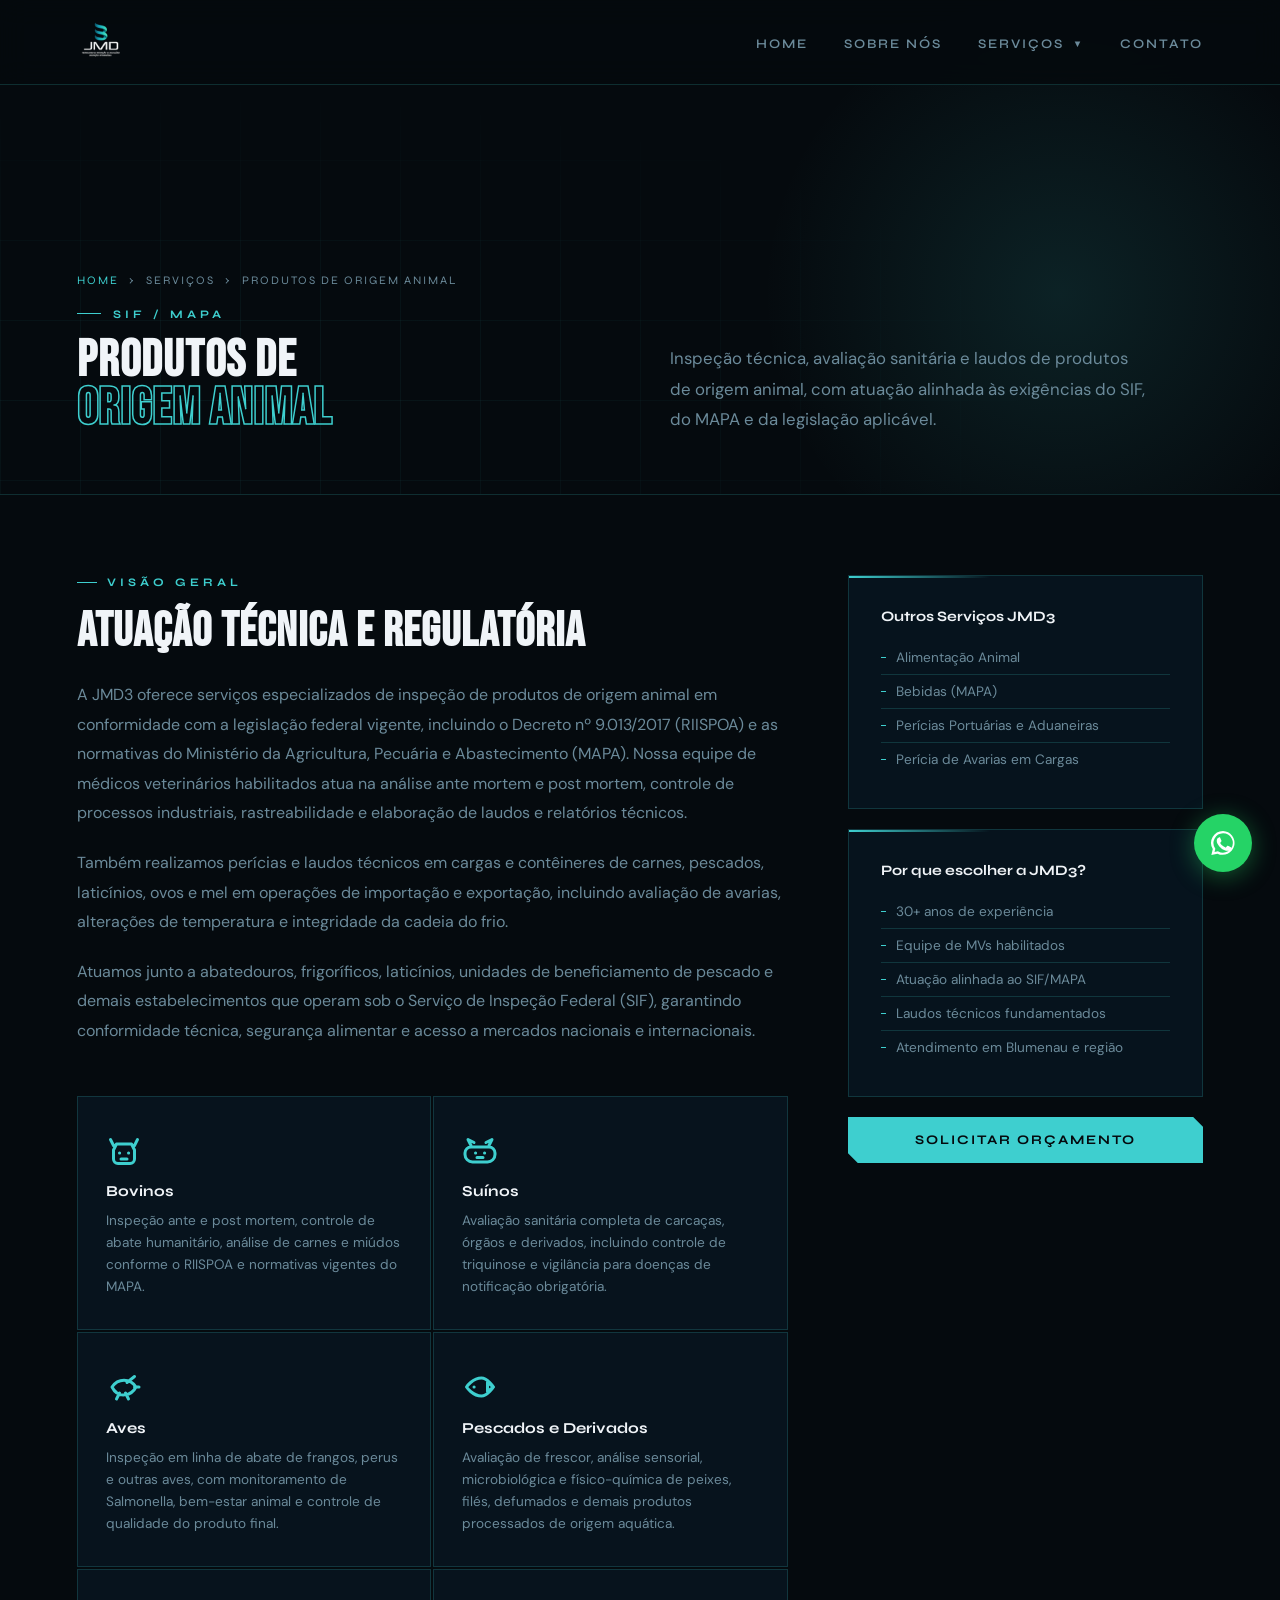
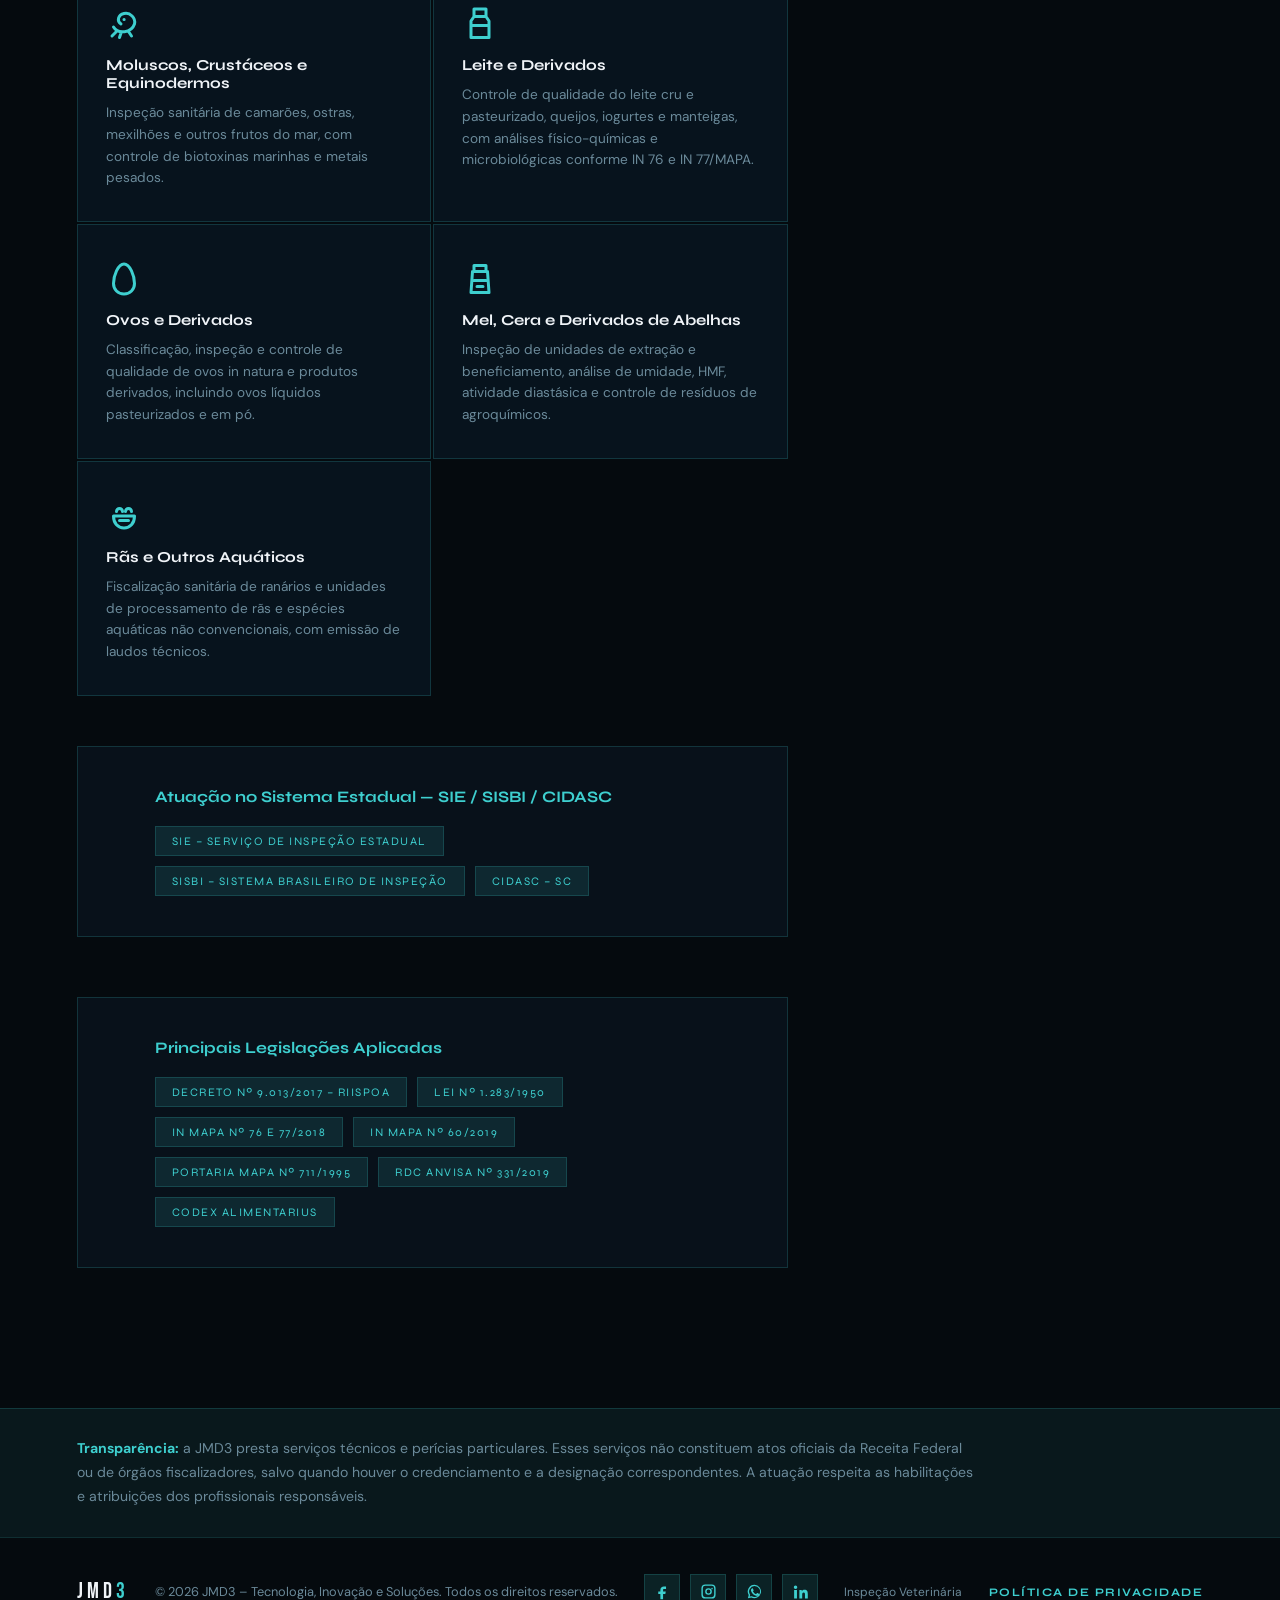
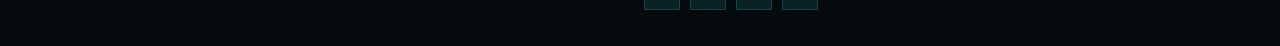
<file: servico-produtos-origem-animal.html>
<!DOCTYPE html>

<html lang="pt-BR">
<head>
  <meta charset="UTF-8"/>
  <meta name="description" content="Inspeção técnica de bovinos, suínos, aves, pescados, leite, mel e outros produtos de origem animal. Atuação alinhada ao SIF/MAPA. JMD3 Blumenau/SC."/>
  <meta name="robots" content="index, follow"/>
  <meta property="og:type" content="website"/>
  <meta property="og:title" content="Inspeção de Produtos de Origem Animal – JMD3"/>
  <meta property="og:description" content="Serviços de inspeção ante e post mortem, auditoria sanitária e emissão de laudos para produtos de origem animal. SIF/MAPA."/>
  <meta property="og:locale" content="pt_BR"/>
  <meta property="og:site_name" content="JMD3"/>
  <meta property="og:image" content="https://jmd3.vercel.app/og-image.jpg"/>
  <meta property="og:image:width" content="1200"/>
  <meta property="og:image:height" content="630"/>
  <meta name="twitter:image" content="https://jmd3.vercel.app/og-image.jpg"/>
  <meta property="og:url" content="https://jmd3.vercel.app/servico-produtos-origem-animal.html"/>
  <meta name="theme-color" content="#050A0E"/>
  <meta name="viewport" content="width=device-width, initial-scale=1.0"/>
    <link rel="canonical" href="https://jmd3.vercel.app/servico-produtos-origem-animal.html"/>
  <link rel="icon" type="image/x-icon" href="ICON.ico">
  <link rel="icon" type="image/png" sizes="512x512" href="favicon-512.png">
  <link rel="apple-touch-icon" href="apple-touch-icon.png">
  <title>Produtos de Origem Animal (SIF/MAPA) – JMD3</title>

  <link href="https://fonts.googleapis.com/css2?family=Bebas+Neue&family=Syne:wght@400;600;700;800&family=DM+Sans:ital,wght@0,300;0,400;0,500;1,300&display=swap" rel="stylesheet"/>
  <link rel="stylesheet" href="jmd3-icons.css"/>
  <style>
    *, *::before, *::after { box-sizing: border-box; margin: 0; padding: 0; }
    :root {
      --bg: #050A0E; --bg2: #08111A;
      --teal: #3ECFCF; --teal2: #2AADB5;
      --teal-dim: rgba(62,207,207,0.12);
      --white: #F0F4F8; --muted: #6B8A9A;
      --border: rgba(62,207,207,0.18);
      --card: rgba(8,22,32,0.85);
    }
    html { scroll-behavior: smooth; }
    body { background: var(--bg); color: var(--white); font-family: 'DM Sans', sans-serif; overflow-x: hidden; }
    ::-webkit-scrollbar { width: 5px; }
    ::-webkit-scrollbar-track { background: var(--bg); }
    ::-webkit-scrollbar-thumb { background: var(--teal2); border-radius: 10px; }

/* NAV */
nav {
  position: fixed; top: 0; width: 100%; z-index: 100;
  display: flex; align-items: center; justify-content: space-between;
  padding: 18px 6vw;
  background: rgba(5,10,14,0.85);
  backdrop-filter: blur(14px);
  border-bottom: 1px solid var(--border);
}
.nav-logo { font-family: 'Bebas Neue', sans-serif; font-size: 1.9rem; letter-spacing: 4px; color: var(--white); text-decoration: none; }
.nav-logo span { color: var(--teal); }
.nav-links { display: flex; gap: 36px; list-style: none; }
.nav-links a { font-family: 'Syne', sans-serif; font-size: 0.82rem; font-weight: 600; letter-spacing: 2px; text-transform: uppercase; color: var(--muted); text-decoration: none; transition: color .25s; }
.nav-links a:hover { color: var(--teal); }
.nav-item { position: relative; }
.nav-item .dropdown { display: none; position: absolute; top: calc(100% + 18px); left: 50%; transform: translateX(-50%); background: rgba(5,10,14,0.97); backdrop-filter: blur(16px); border: 1px solid var(--border); min-width: 280px; z-index: 200; padding: 8px 0; }
.nav-item .dropdown::before { content: ''; position: absolute; top: -5px; left: 50%; transform: translateX(-50%) rotate(45deg); width: 10px; height: 10px; background: rgba(5,10,14,0.97); border-left: 1px solid var(--border); border-top: 1px solid var(--border); }
.nav-item .dropdown.open { display: block; }
.dropdown a { display: block; padding: 11px 22px; font-family: 'DM Sans', sans-serif; font-size: 0.88rem; font-weight: 400; letter-spacing: 0; text-transform: none; color: var(--muted); white-space: nowrap; transition: color .2s, background .2s; border-left: 2px solid transparent; }
.dropdown a:hover { color: var(--teal); background: var(--teal-dim); border-left-color: var(--teal); }
.nav-arrow { display: inline-block; margin-left: 4px; font-size: 0.6rem; vertical-align: middle; transition: transform .25s; }
.nav-arrow.open { transform: rotate(180deg); }
.hamburger { display: none; background: transparent; border: 0; color: inherit; }

/* HERO */
.page-hero {
  min-height: 52vh;
  display: flex; flex-direction: column; justify-content: flex-end;
  padding: 140px 6vw 60px;

  position: relative; overflow: hidden;
  border-bottom: 1px solid var(--border);
}
.page-hero::before {
  content: '';
  position: absolute; inset: 0;
  background-image: linear-gradient(var(--border) 1px, transparent 1px), linear-gradient(90deg, var(--border) 1px, transparent 1px);
  background-size: 80px 80px;
  mask-image: radial-gradient(ellipse 80% 80% at 20% 80%, black 20%, transparent 80%);
  opacity: .3;
}
.page-hero::after {
  content: '';
  position: absolute; width: 600px; height: 600px;
  left: -100px; bottom: -200px;
  background: radial-gradient(circle, rgba(62,207,207,0.12) 0%, transparent 70%);
  border-radius: 50%;
}
.breadcrumb {
  font-family: 'Syne', sans-serif; font-size: 0.72rem; letter-spacing: 2px; text-transform: uppercase;
  color: var(--muted); margin-bottom: 20px;
  display: flex; align-items: center; gap: 10px;
  position: relative; z-index: 1;
}
.breadcrumb a { color: var(--teal); text-decoration: none; }
.breadcrumb span { color: var(--muted); }
.page-hero-tag {
  font-family: 'Syne', sans-serif; font-size: 0.72rem; font-weight: 700;
  letter-spacing: 4px; text-transform: uppercase; color: var(--teal);
  margin-bottom: 16px; display: flex; align-items: center; gap: 12px;
  position: relative; z-index: 1;
}
.page-hero-tag::before { content: ''; width: 24px; height: 1px; background: var(--teal); }
.page-hero h1 {
  font-family: 'Bebas Neue', sans-serif;
  font-size: clamp(2.2rem, 4vw, 4.5rem);

  line-height: .95; letter-spacing: 1px;
  position: relative; z-index: 1;
}
.page-hero h1 em { font-style: normal; -webkit-text-stroke: 1.5px var(--teal); color: transparent; }
.page-hero-sub {
  margin-top: 22px; font-size: 1rem; color: var(--muted);
  max-width: 600px; line-height: 1.7;
  position: relative; z-index: 1;
}

/* CONTENT */
.content { padding: 80px 6vw; }
.content-grid { display: grid; grid-template-columns: 2fr 1fr; gap: 60px; align-items: start; }

.section-tag { font-family: 'Syne', sans-serif; font-size: 0.72rem; font-weight: 700; letter-spacing: 4px; text-transform: uppercase; color: var(--teal); margin-bottom: 14px; display: flex; align-items: center; gap: 10px; }
.section-tag::before { content: ''; width: 20px; height: 1px; background: var(--teal); }
h2.block-title { font-family: 'Bebas Neue', sans-serif; font-size: clamp(2rem, 4vw, 3rem); letter-spacing: 1px; margin-bottom: 20px; }

.intro-text { color: var(--muted); line-height: 1.85; font-size: 1rem; margin-bottom: 20px; }

/* items grid */
.items-grid { display: grid; grid-template-columns: repeat(3, 1fr); gap: 2px; margin: 50px 0; }
.item-card {
  background: var(--card); border: 1px solid var(--border);
  padding: 32px 28px; position: relative; overflow: hidden;
  transition: border-color .3s, transform .3s;
}
.item-card::after { content: ''; position: absolute; bottom: 0; left: 0; width: 100%; height: 2px; background: linear-gradient(90deg, var(--teal), transparent); transform: scaleX(0); transform-origin: left; transition: transform .4s; }
.item-card:hover { border-color: rgba(62,207,207,0.4); transform: translateY(-3px); }
.item-card:hover::after { transform: scaleX(1); }
.item-icon { font-size: 1.8rem; margin-bottom: 14px; }
.item-card h3 { font-family: 'Syne', sans-serif; font-weight: 700; font-size: 0.95rem; margin-bottom: 10px; }
.item-card p { color: var(--muted); font-size: 0.85rem; line-height: 1.6; }

/* sidebar */
.sidebar { position: sticky; top: 100px; }
.sidebar-card { background: var(--card); border: 1px solid var(--border); padding: 32px; margin-bottom: 20px; position: relative; }
.sidebar-card::before { content: ''; position: absolute; top: 0; left: 0; width: 40%; height: 2px; background: linear-gradient(90deg, var(--teal), transparent); }
.sidebar-card h4 { font-family: 'Syne', sans-serif; font-weight: 700; font-size: 0.9rem; margin-bottom: 16px; }
.sidebar-list { list-style: none; }
.sidebar-list li { padding: 8px 0; border-bottom: 1px solid var(--border); color: var(--muted); font-size: 0.85rem; display: flex; align-items: center; gap: 10px; }
.sidebar-list li:last-child { border-bottom: none; }
.sidebar-list li::before { content: ''; width: 5px; height: 1px; background: var(--teal); flex-shrink: 0; }

.btn-primary { display: block; text-align: center; padding: 15px 24px; background: var(--teal); color: #050A0E; font-family: 'Syne', sans-serif; font-weight: 700; font-size: 0.82rem; letter-spacing: 2px; text-transform: uppercase; text-decoration: none; clip-path: polygon(0 0, calc(100% - 10px) 0, 100% 10px, 100% 100%, 10px 100%, 0 calc(100% - 10px)); transition: background .25s; margin-top: 10px; }
.btn-primary:hover { background: var(--teal2); }

/* norm strip */
.norm-strip { background: var(--bg2); border: 1px solid var(--border); padding: 40px 6vw; margin: 0 0 60px; }
.norm-strip h3 { font-family: 'Syne', sans-serif; font-weight: 700; font-size: 1rem; margin-bottom: 20px; color: var(--teal); }
.norm-tags { display: flex; flex-wrap: wrap; gap: 10px; }
.norm-tag { padding: 7px 16px; background: var(--teal-dim); border: 1px solid var(--border); font-family: 'Syne', sans-serif; font-size: 0.72rem; letter-spacing: 1.5px; text-transform: uppercase; color: var(--teal); }

/* reveal */
.reveal { opacity: 0; transform: translateY(28px); transition: opacity .7s ease, transform .7s ease; }
.reveal.visible { opacity: 1; transform: none; }

/* footer */
footer { padding: 36px 6vw; border-top: 1px solid var(--border); display: flex; align-items: center; justify-content: space-between; flex-wrap: wrap; gap: 16px; }
.footer-logo { font-family: 'Bebas Neue', sans-serif; font-size: 1.4rem; letter-spacing: 4px; }
.footer-logo span { color: var(--teal); }
footer p { color: var(--muted); font-size: 0.8rem; }
.footer-links { display: flex; align-items: center; gap: 14px; flex-wrap: wrap; }
.footer-links a { color: var(--teal); font-family: 'Syne', sans-serif; font-size: 0.72rem; font-weight: 700; letter-spacing: 1.5px; text-transform: uppercase; text-decoration: none; transition: color .25s; }
.footer-links a:hover { color: var(--teal2); }

/* whatsapp */
.whatsapp-btn { position: fixed; bottom: 28px; right: 28px; z-index: 999; width: 58px; height: 58px; background: #25D366; border-radius: 50%; display: flex; align-items: center; justify-content: center; box-shadow: 0 4px 24px rgba(37,211,102,0.4); text-decoration: none; transition: transform .25s; animation: pulse-wa 2.5s infinite; }
.whatsapp-btn:hover { transform: scale(1.1); }
.whatsapp-btn svg { width: 30px; height: 30px; fill: #fff; }
@keyframes pulse-wa { 0%,100%{box-shadow:0 4px 24px rgba(37,211,102,0.4)} 50%{box-shadow:0 4px 36px rgba(37,211,102,0.7)} }

@media(max-width:900px){ .content-grid{grid-template-columns:1fr;} .items-grid{grid-template-columns:1fr 1fr;} .sidebar{position:static;} }
@media(max-width:600px){ nav{padding:16px 5vw;} .nav-logo img{height:48px !important;} .items-grid{grid-template-columns:1fr;} .hamburger{display:flex;flex-direction:column;gap:5px;cursor:pointer;padding:4px;} .hamburger span{display:block;width:24px;height:2px;background:var(--white);transition:all .3s;} .nav-links{display:none;} .nav-links.open{display:flex;flex-direction:column;position:fixed;top:80px;left:0;right:0;background:rgba(5,10,14,0.97);backdrop-filter:blur(16px);padding:28px 6vw 36px;gap:24px;border-bottom:1px solid var(--border);z-index:99;max-height:calc(100vh - 80px);overflow-y:auto;} .nav-links.open .dropdown.open{display:block;position:static;transform:none;border:none;backdrop-filter:none;background:transparent;min-width:unset;padding:4px 0 0 16px;margin-top:8px;} .nav-links.open .dropdown::before{display:none;} .nav-links.open .dropdown a{padding:9px 8px;font-size:.88rem;border-left:none;} }

/* ── DESKTOP ENFORCED ── */
@media (min-width: 901px) {
  .content-grid { grid-template-columns: 2fr 1fr !important; }
  .items-grid { grid-template-columns: repeat(2, 1fr) !important; }
  .contact-section { grid-template-columns: 1fr 1fr !important; }
  .map-strip { grid-template-columns: 1fr 1fr !important; }
  #sobre { grid-template-columns: 1fr 1fr !important; }
  #contato { grid-template-columns: 1fr 1fr !important; }
  .services-grid { grid-template-columns: repeat(2, 1fr) !important; }
  .nav-links { display: flex !important; }
  .hamburger { display: none !important; }
  .form-grid { grid-template-columns: 1fr 1fr !important; }
  .sidebar { position: sticky !important; top: 100px !important; }
}

/* ── NAV CLEARANCE ── */
html { scroll-padding-top: 80px; }
body { padding-top: 0; }

@media (max-width: 600px) {
  #hero {
    padding-top: 100px !important;
    justify-content: flex-start !important;
    padding-bottom: 120px !important;
  }
  .page-hero {
    padding-top: 100px !important;
    min-height: auto !important;
  }
  .hero-stats {
    position: static !important;
    margin-top: 40px !important;
  }
}

/* ── PAGE HERO DESKTOP FIX ── */
@media (min-width: 901px) {
  .page-hero {
    display: grid !important;
    grid-template-columns: 1fr 1fr !important;
    align-items: end !important;
    gap: 60px !important;
    padding: 130px 6vw 60px !important;
    min-height: 55vh !important;
  }
  .page-hero-sub {
    display: none !important; /* moved to right col */
  }
  .page-hero::after {
    right: -80px !important;
    left: auto !important;
    bottom: -100px !important;
    top: auto !important;
  }
}

/* ── PAGE HERO COLUMNS ── */
.page-hero-col-left {
  display: flex; flex-direction: column; justify-content: flex-end;
  position: relative; z-index: 1;
}
.page-hero-col-right {
  display: flex; flex-direction: column; justify-content: flex-end;
  position: relative; z-index: 1;
}
.page-hero-col-right .page-hero-sub {
  display: block !important;
  font-size: 1.05rem;
  line-height: 1.8;
  color: var(--muted);
  max-width: 480px;
  margin-top: 0;
}
@media (max-width: 900px) {
  .page-hero {
    grid-template-columns: 1fr !important;
    gap: 24px !important;
  }
  .page-hero-col-right .page-hero-sub { max-width: 100%; }
}

/* Logo image fix */
.nav-logo img {
  height: 48px;
  width: auto;
  object-fit: contain;
  display: block;
}


/* SOCIAL LINKS */
.social-links { display: flex; align-items: center; gap: 10px; flex-wrap: wrap; }
.social-links a { width: 36px; height: 36px; display: inline-flex; align-items: center; justify-content: center; background: var(--teal-dim); border: 1px solid var(--border); color: var(--teal); text-decoration: none; transition: border-color .25s, color .25s, transform .2s; }
.social-links a:hover { border-color: var(--teal); color: var(--white); transform: translateY(-2px); }
.social-links svg { width: 17px; height: 17px; fill: currentColor; }
.social-panel { margin-top: 28px; }
.social-panel-title { display: block; font-family: 'Syne', sans-serif; font-size: 0.68rem; letter-spacing: 2px; text-transform: uppercase; color: var(--muted); margin-bottom: 12px; }
.social-links-large a { width: 42px; height: 42px; }
.social-links-large svg { width: 19px; height: 19px; }
@media(max-width:600px){.whatsapp-btn{width:52px;height:52px;right:18px;bottom:18px;}.whatsapp-btn svg{width:27px;height:27px;}}

</style>
</head>
<body>

<nav>
  <a href="index.html" class="nav-logo"><img src="logo-jmd3.webp" alt="JMD3" style="height:48px;width:auto;object-fit:contain;display:block;"/></a>
  <ul class="nav-links" id="navLinks">
    <li class="nav-item"><a href="index.html">Home</a></li>
    <li class="nav-item"><a href="sobre.html">Sobre Nós</a></li>
    <li class="nav-item">
      <a href="index.html#servicos" onclick="toggleDropdown(event)">Serviços <span class="nav-arrow" id="navArrow">▼</span></a>
      <div class="dropdown" id="servDropdown">
        <a href="servico-produtos-origem-animal.html">Produtos de Origem Animal</a>
        <a href="servico-alimentacao-animal.html">Alimentação Animal</a>
        <a href="servico-bebidas.html">Bebidas (MAPA)</a>
        <a href="servico-comercio-exterior.html">Perícias Portuárias e Aduaneiras</a><a href="index.html#avarias">Perícia de Avarias em Cargas</a><a href="index.html#laudos">Laudos Técnico-Científicos</a>
      </div>
    </li>
    <li class="nav-item"><a href="index.html#contato">Contato</a></li>
  </ul>
  <button class="hamburger" id="hamburger" type="button" aria-label="Abrir menu" aria-expanded="false" aria-controls="navLinks" onclick="toggleMenu()"><span></span><span></span><span></span></button>
</nav>

<div class="page-hero">
  <div class="page-hero-col-left">
    <div class="breadcrumb"><a href="index.html">Home</a> <span>›</span> <span>Serviços</span> <span>›</span> Produtos de Origem Animal</div>
    <div class="page-hero-tag">SIF / MAPA</div>
    <h1>Produtos de<br><em>Origem Animal</em></h1>
  </div>
  <div class="page-hero-col-right">

    <p class="page-hero-sub">Inspeção técnica, avaliação sanitária e laudos de produtos de origem animal, com atuação alinhada às exigências do SIF, do MAPA e da legislação aplicável.</p>
  </div>
</div>
<div class="content">
  <div class="content-grid">
    <div>
      <div class="section-tag reveal">Visão Geral</div>
      <h2 class="block-title reveal">Atuação Técnica e Regulatória</h2>
      <p class="intro-text reveal">A JMD3 oferece serviços especializados de inspeção de produtos de origem animal em conformidade com a legislação federal vigente, incluindo o Decreto nº 9.013/2017 (RIISPOA) e as normativas do Ministério da Agricultura, Pecuária e Abastecimento (MAPA). Nossa equipe de médicos veterinários habilitados atua na análise ante mortem e post mortem, controle de processos industriais, rastreabilidade e elaboração de laudos e relatórios técnicos.</p>
      <p class="intro-text reveal">Também realizamos perícias e laudos técnicos em cargas e contêineres de carnes, pescados, laticínios, ovos e mel em operações de importação e exportação, incluindo avaliação de avarias, alterações de temperatura e integridade da cadeia do frio.</p>
      <p class="intro-text reveal">Atuamos junto a abatedouros, frigoríficos, laticínios, unidades de beneficiamento de pescado e demais estabelecimentos que operam sob o Serviço de Inspeção Federal (SIF), garantindo conformidade técnica, segurança alimentar e acesso a mercados nacionais e internacionais.</p>


  <div class="items-grid">
    <div class="item-card reveal">
      <div class="item-icon service-icon"><span class="svg-symbol icon-cow" aria-hidden="true"></span></div>
      <h3>Bovinos</h3>
      <p>Inspeção ante e post mortem, controle de abate humanitário, análise de carnes e miúdos conforme o RIISPOA e normativas vigentes do MAPA.</p>
    </div>
    <div class="item-card reveal">
      <div class="item-icon service-icon"><span class="svg-symbol icon-pig" aria-hidden="true"></span></div>
      <h3>Suínos</h3>
      <p>Avaliação sanitária completa de carcaças, órgãos e derivados, incluindo controle de triquinose e vigilância para doenças de notificação obrigatória.</p>
    </div>
    <div class="item-card reveal">
      <div class="item-icon service-icon"><span class="svg-symbol icon-bird" aria-hidden="true"></span></div>
      <h3>Aves</h3>
      <p>Inspeção em linha de abate de frangos, perus e outras aves, com monitoramento de Salmonella, bem-estar animal e controle de qualidade do produto final.</p>
    </div>
    <div class="item-card reveal">
      <div class="item-icon service-icon"><span class="svg-symbol icon-fish" aria-hidden="true"></span></div>
      <h3>Pescados e Derivados</h3>
      <p>Avaliação de frescor, análise sensorial, microbiológica e físico-química de peixes, filés, defumados e demais produtos processados de origem aquática.</p>
    </div>
    <div class="item-card reveal">
      <div class="item-icon service-icon"><span class="svg-symbol icon-shrimp" aria-hidden="true"></span></div>
      <h3>Moluscos, Crustáceos e Equinodermos</h3>
      <p>Inspeção sanitária de camarões, ostras, mexilhões e outros frutos do mar, com controle de biotoxinas marinhas e metais pesados.</p>
    </div>
    <div class="item-card reveal">
      <div class="item-icon service-icon"><span class="svg-symbol icon-milk" aria-hidden="true"></span></div>
      <h3>Leite e Derivados</h3>
      <p>Controle de qualidade do leite cru e pasteurizado, queijos, iogurtes e manteigas, com análises físico-químicas e microbiológicas conforme IN 76 e IN 77/MAPA.</p>
    </div>
    <div class="item-card reveal">
      <div class="item-icon service-icon"><span class="svg-symbol icon-egg" aria-hidden="true"></span></div>
      <h3>Ovos e Derivados</h3>
      <p>Classificação, inspeção e controle de qualidade de ovos in natura e produtos derivados, incluindo ovos líquidos pasteurizados e em pó.</p>
    </div>
    <div class="item-card reveal">
      <div class="item-icon service-icon"><span class="svg-symbol icon-honey" aria-hidden="true"></span></div>
      <h3>Mel, Cera e Derivados de Abelhas</h3>
      <p>Inspeção de unidades de extração e beneficiamento, análise de umidade, HMF, atividade diastásica e controle de resíduos de agroquímicos.</p>
    </div>
    <div class="item-card reveal">
      <div class="item-icon service-icon"><span class="svg-symbol icon-frog" aria-hidden="true"></span></div>
      <h3>Rãs e Outros Aquáticos</h3>
      <p>Fiscalização sanitária de ranários e unidades de processamento de rãs e espécies aquáticas não convencionais, com emissão de laudos técnicos.</p>
    </div>
  </div>


  <div class="norm-strip reveal" style="margin-top: 20px;">
    <h3>Atuação no Sistema Estadual — SIE / SISBI / CIDASC</h3>
    <div class="norm-tags">
      <span class="norm-tag">SIE – Serviço de Inspeção Estadual</span>
      <span class="norm-tag">SISBI – Sistema Brasileiro de Inspeção</span>
      <span class="norm-tag">CIDASC – SC</span>

    </div>
  </div>
  <div class="norm-strip reveal">
    <h3>Principais Legislações Aplicadas</h3>
    <div class="norm-tags">
      <span class="norm-tag">Decreto nº 9.013/2017 – RIISPOA</span>
      <span class="norm-tag">Lei nº 1.283/1950</span>
      <span class="norm-tag">IN MAPA nº 76 e 77/2018</span>
      <span class="norm-tag">IN MAPA nº 60/2019</span>
      <span class="norm-tag">Portaria MAPA nº 711/1995</span>
      <span class="norm-tag">RDC ANVISA nº 331/2019</span>
      <span class="norm-tag">Codex Alimentarius</span>
    </div>
  </div>
</div>

<div class="sidebar">
  <div class="sidebar-card reveal">
    <h4>Outros Serviços JMD3</h4>
    <ul class="sidebar-list">
      <li><a href="servico-alimentacao-animal.html" style="color:var(--muted);text-decoration:none;">Alimentação Animal</a></li>
      <li><a href="servico-bebidas.html" style="color:var(--muted);text-decoration:none;">Bebidas (MAPA)</a></li>
      <li><a href="servico-comercio-exterior.html" style="color:var(--muted);text-decoration:none;">Perícias Portuárias e Aduaneiras</a></li><li><a href="index.html#avarias" style="color:var(--muted);text-decoration:none;">Perícia de Avarias em Cargas</a></li>
    </ul>
  </div>
  <div class="sidebar-card reveal">
    <h4>Por que escolher a JMD3?</h4>
    <ul class="sidebar-list">
      <li>30+ anos de experiência</li>
      <li>Equipe de MVs habilitados</li>
      <li>Atuação alinhada ao SIF/MAPA</li>
      <li>Laudos técnicos fundamentados</li>
      <li>Atendimento em Blumenau e região</li>
    </ul>
  </div>
  <a href="https://wa.me/5547992248189?text=Ol%C3%A1%2C%20equipe%20JMD3.%20Gostaria%20de%20solicitar%20um%20or%C3%A7amento%20para%20Produtos%20de%20Origem%20Animal%20(SIF%2FMAPA)." target="_blank" rel="noopener" class="btn-primary reveal">Solicitar Orçamento</a>
</div>


  </div>
</div>

<section style="padding:28px 6%;background:rgba(62,207,207,.07);border-top:1px solid var(--border)"><p style="font-size:.88rem;line-height:1.7;color:var(--muted);max-width:900px"><strong style="color:var(--teal)">Transparência:</strong> a JMD3 presta serviços técnicos e perícias particulares. Esses serviços não constituem atos oficiais da Receita Federal ou de órgãos fiscalizadores, salvo quando houver o credenciamento e a designação correspondentes. A atuação respeita as habilitações e atribuições dos profissionais responsáveis.</p></section>

<footer>
  <div class="footer-logo">JMD<span>3</span></div>
  <p>© 2026 JMD3 – Tecnologia, Inovação e Soluções. Todos os direitos reservados.</p>
  <div class="social-links" aria-label="Redes sociais da JMD3">
  <a href="https://www.facebook.com/p/JMD3-Inspe%C3%A7%C3%A3o-Veterin%C3%A1ria-100088308552055/" target="_blank" rel="noopener" aria-label="Facebook da JMD3" title="Facebook"><svg viewBox="0 0 24 24"><path d="M14 8.5h3V5h-3c-3.1 0-5 1.9-5 5v2H6v3.6h3V23h3.8v-7.4H16l.6-3.6h-3.8v-1.7c0-1 .4-1.8 1.2-1.8Z"/></svg></a>
  <a href="https://www.instagram.com/jmd3insp/" target="_blank" rel="noopener" aria-label="Instagram da JMD3" title="Instagram"><svg viewBox="0 0 24 24"><path d="M7.5 2h9A5.5 5.5 0 0 1 22 7.5v9a5.5 5.5 0 0 1-5.5 5.5h-9A5.5 5.5 0 0 1 2 16.5v-9A5.5 5.5 0 0 1 7.5 2Zm0 2A3.5 3.5 0 0 0 4 7.5v9A3.5 3.5 0 0 0 7.5 20h9a3.5 3.5 0 0 0 3.5-3.5v-9A3.5 3.5 0 0 0 16.5 4h-9Zm4.5 3.3a4.7 4.7 0 1 1 0 9.4 4.7 4.7 0 0 1 0-9.4Zm0 2A2.7 2.7 0 1 0 12 14.7 2.7 2.7 0 0 0 12 9.3Zm5-2.5a1.1 1.1 0 1 1 0 2.2 1.1 1.1 0 0 1 0-2.2Z"/></svg></a>
  <a href="https://wa.me/5547992248189" target="_blank" rel="noopener" aria-label="WhatsApp da JMD3" title="WhatsApp"><svg viewBox="0 0 32 32"><path d="M16.02 3.2A12.73 12.73 0 0 0 5.1 22.48L3.6 28.8l6.45-1.43A12.72 12.72 0 1 0 16.02 3.2Zm0 2.34a10.38 10.38 0 0 1 8.8 15.9 10.39 10.39 0 0 1-13.76 3.6l-.45-.24-3.62.8.83-3.55-.27-.47A10.39 10.39 0 0 1 16.02 5.54Zm-4.4 4.73c-.25 0-.66.1-1 .47-.35.37-1.32 1.29-1.32 3.14 0 1.85 1.35 3.64 1.54 3.89.19.25 2.6 4.16 6.43 5.66 3.18 1.25 3.83.8 4.52.75.7-.06 2.24-.92 2.55-1.8.32-.88.32-1.64.22-1.8-.1-.16-.35-.25-.73-.44-.38-.19-2.24-1.1-2.58-1.23-.35-.13-.6-.19-.85.19-.25.38-.97 1.23-1.2 1.48-.22.25-.44.28-.82.1-.38-.2-1.6-.6-3.05-1.9-1.13-1-1.9-2.25-2.12-2.63-.22-.38-.02-.58.17-.77.17-.17.38-.44.57-.66.19-.22.25-.38.38-.63.13-.25.06-.47-.03-.66-.1-.19-.85-2.05-1.16-2.8-.31-.74-.62-.64-.85-.65h-.73Z"/></svg></a>
  <a href="https://www.linkedin.com/in/airson-junior-a565262a3/?originalSubdomain=br" target="_blank" rel="noopener" aria-label="LinkedIn da JMD3" title="LinkedIn"><svg viewBox="0 0 24 24"><path d="M4.98 3.5A2.5 2.5 0 1 1 5 8.5a2.5 2.5 0 0 1-.02-5ZM3 10h4v12H3V10Zm7 0h3.8v1.6h.1c.5-1 1.8-1.9 3.7-1.9 4 0 4.7 2.6 4.7 6V22h-4v-5.6c0-1.3 0-3-1.8-3s-2.1 1.4-2.1 2.9V22h-4V10Z"/></svg></a>
</div>
  <p style="color: var(--muted); font-size: .75rem;">Inspeção Veterinária</p>
  <div class="footer-links"><a href="privacidade.html">Política de Privacidade</a></div>
</footer>

<a class="whatsapp-btn" href="https://wa.me/5547992248189" target="_blank" rel="noopener" title="Fale conosco no WhatsApp" aria-label="Fale conosco no WhatsApp">
  <svg viewBox="0 0 32 32" aria-hidden="true" xmlns="http://www.w3.org/2000/svg">
    <path d="M16.02 3.2A12.73 12.73 0 0 0 5.1 22.48L3.6 28.8l6.45-1.43A12.72 12.72 0 1 0 16.02 3.2Zm0 2.34a10.38 10.38 0 0 1 8.8 15.9 10.39 10.39 0 0 1-13.76 3.6l-.45-.24-3.62.8.83-3.55-.27-.47A10.39 10.39 0 0 1 16.02 5.54Zm-4.4 4.73c-.25 0-.66.1-1 .47-.35.37-1.32 1.29-1.32 3.14 0 1.85 1.35 3.64 1.54 3.89.19.25 2.6 4.16 6.43 5.66 3.18 1.25 3.83.8 4.52.75.7-.06 2.24-.92 2.55-1.8.32-.88.32-1.64.22-1.8-.1-.16-.35-.25-.73-.44-.38-.19-2.24-1.1-2.58-1.23-.35-.13-.6-.19-.85.19-.25.38-.97 1.23-1.2 1.48-.22.25-.44.28-.82.1-.38-.2-1.6-.6-3.05-1.9-1.13-1-1.9-2.25-2.12-2.63-.22-.38-.02-.58.17-.77.17-.17.38-.44.57-.66.19-.22.25-.38.38-.63.13-.25.06-.47-.03-.66-.1-.19-.85-2.05-1.16-2.8-.31-.74-.62-.64-.85-.65h-.73Z"/>
  </svg>
</a>

<script>
  function toggleMenu(){const n=document.getElementById('navLinks'),b=document.getElementById('hamburger');n.classList.toggle('open');b.classList.toggle('open'); b.setAttribute('aria-expanded', n.classList.contains('open') ? 'true' : 'false');}
  function toggleDropdown(e){e.preventDefault();document.getElementById('servDropdown').classList.toggle('open');document.getElementById('navArrow').classList.toggle('open');}
  document.addEventListener('click',function(e){if(!e.target.closest('.nav-item'))document.getElementById('servDropdown').classList.remove('open');});
  const reveals=document.querySelectorAll('.reveal');
  new IntersectionObserver((entries)=>{entries.forEach((e,i)=>{if(e.isIntersecting){setTimeout(()=>e.target.classList.add('visible'),i*60);}}); },{threshold:0.1}).observe && document.querySelectorAll('.reveal').forEach(el=>new IntersectionObserver((entries)=>{entries.forEach(e=>{if(e.isIntersecting){e.target.classList.add('visible');}});},{threshold:0.1}).observe(el));
</script>

</body>
</html>
</file>
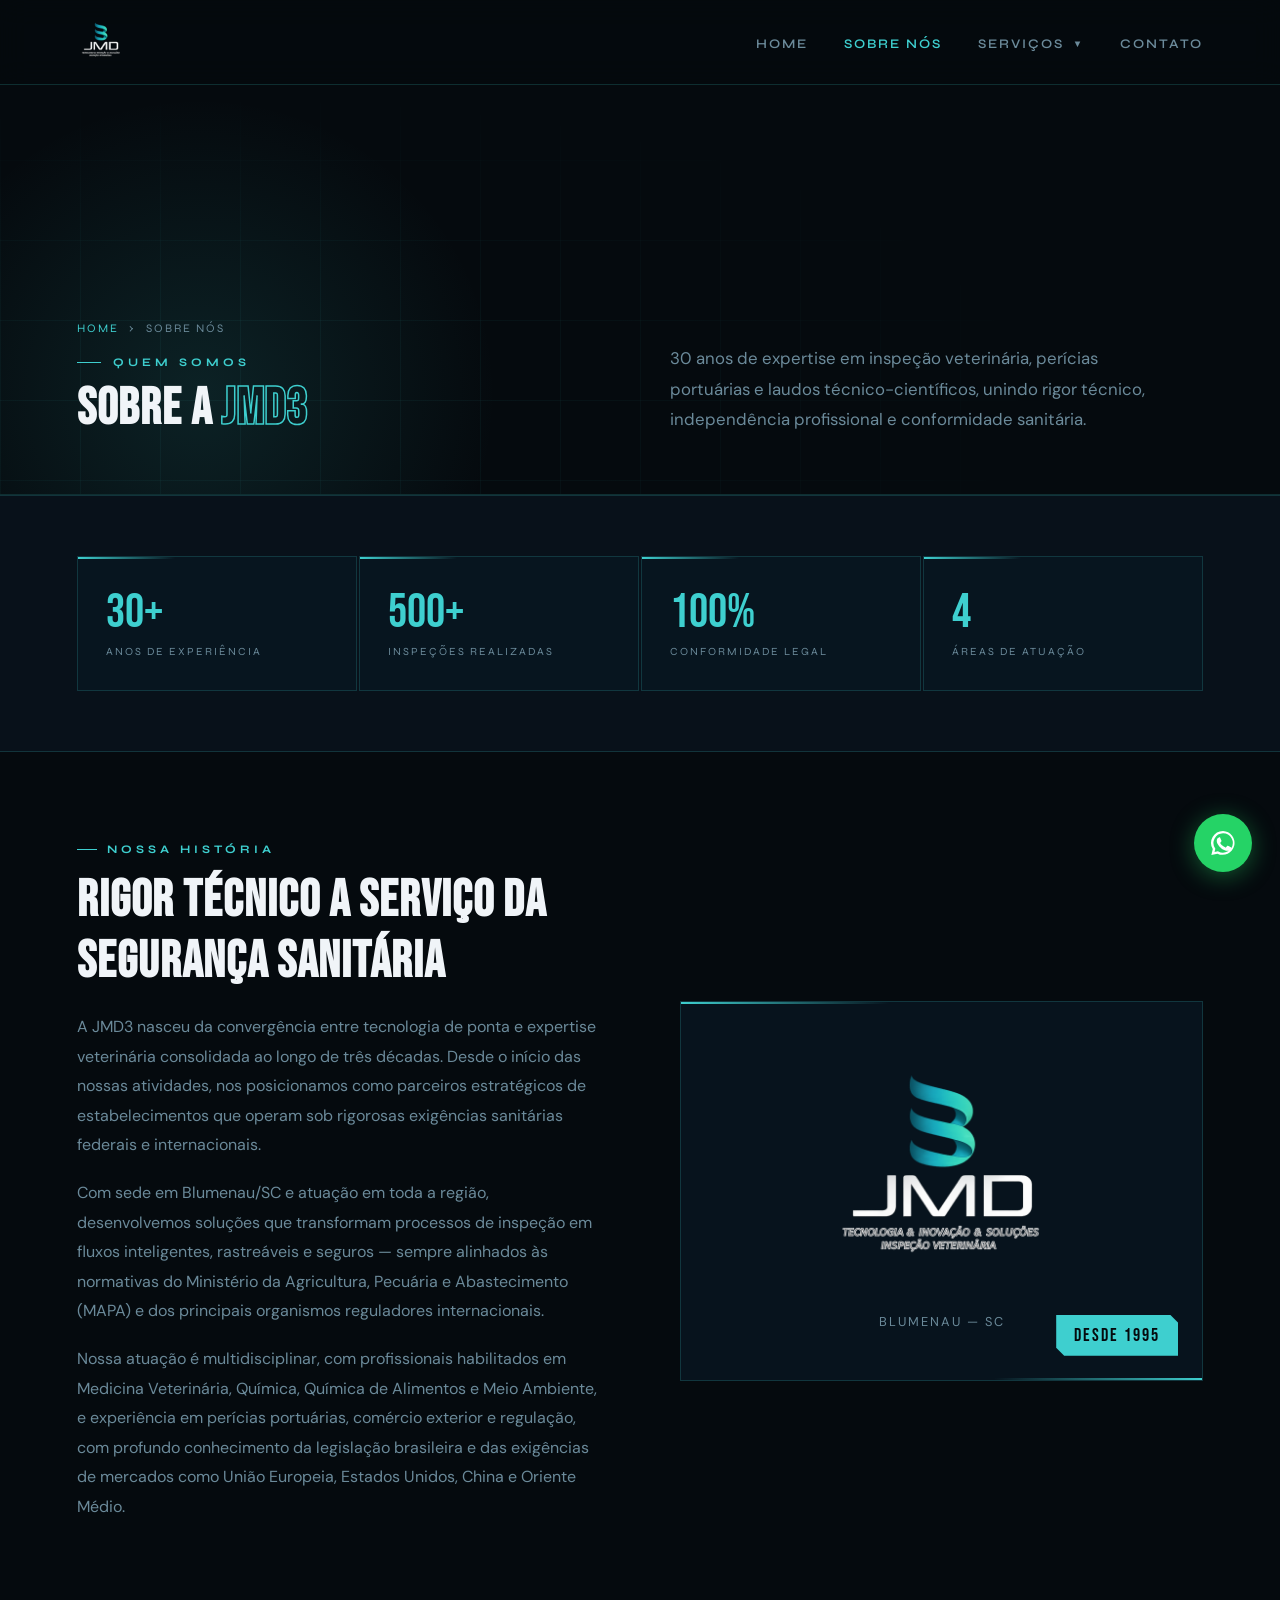
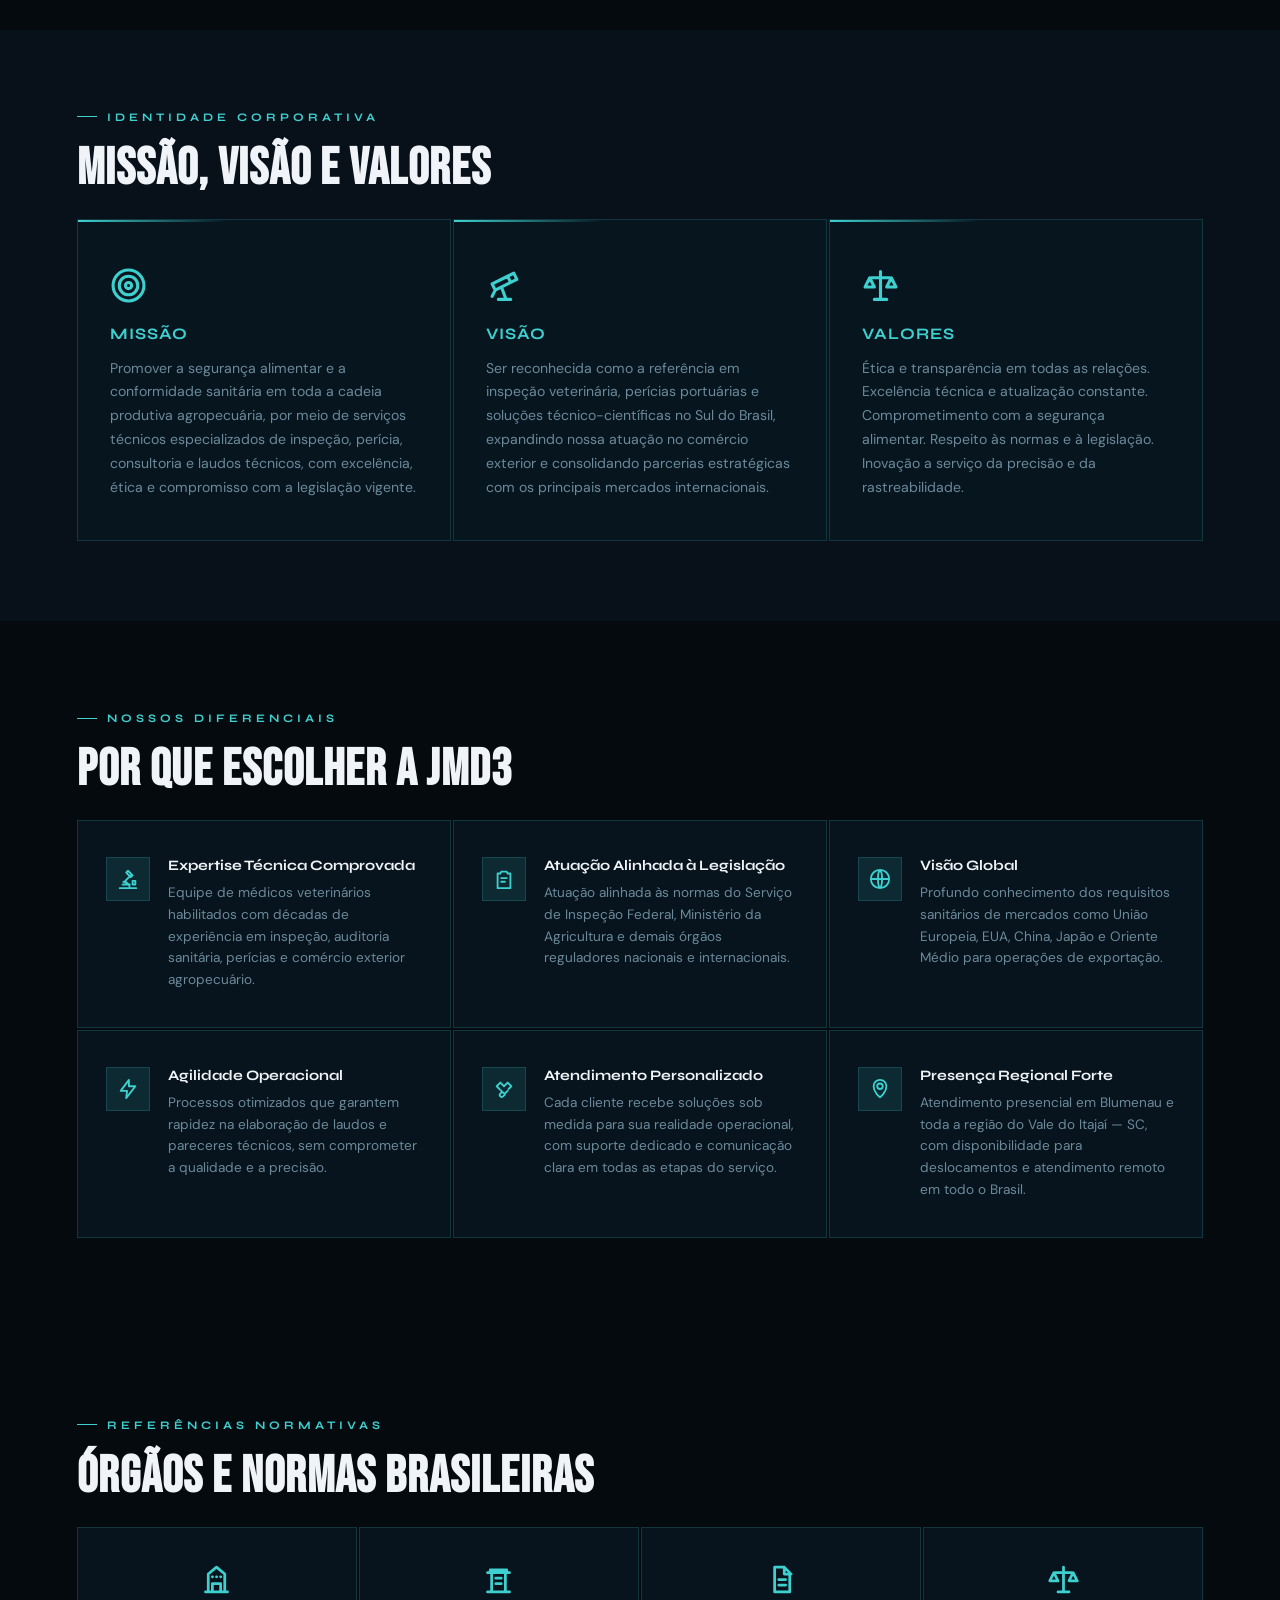
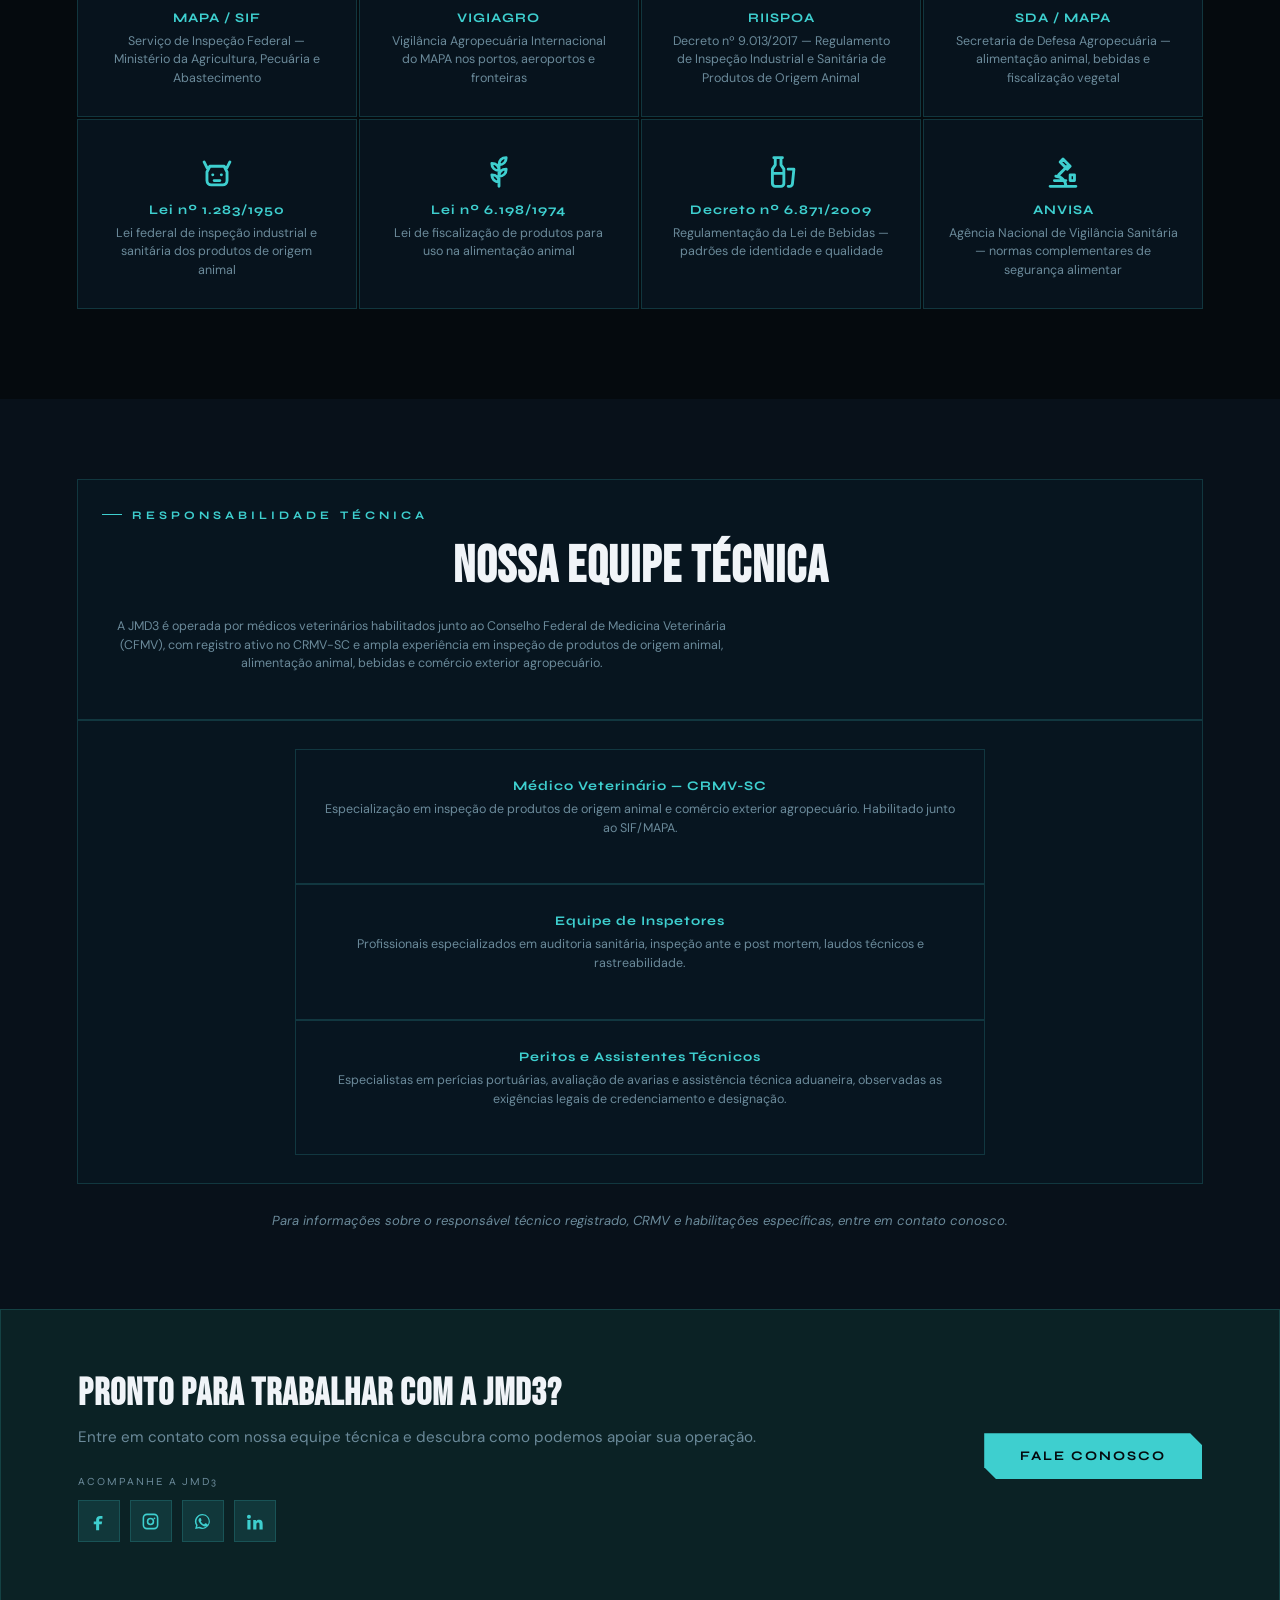
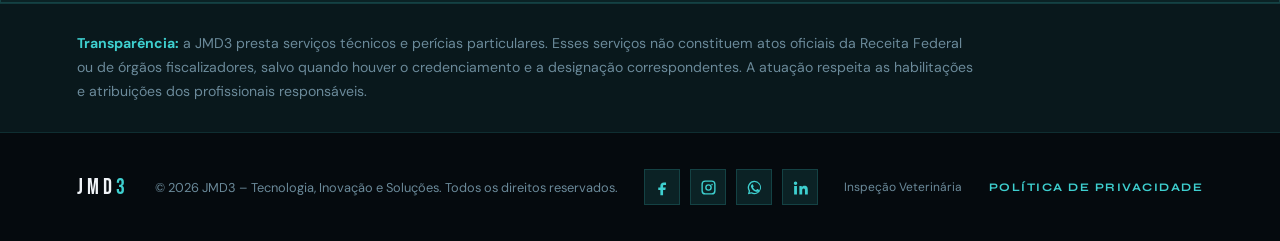
<file: sobre.html>
<!DOCTYPE html>

<html lang="pt-BR">
<head>
 <meta charset="UTF-8"/>
 <meta name="description" content="Conheça a JMD3: 30 anos de expertise em inspeção veterinária e comércio exterior agropecuário em Blumenau/SC. Inspeção veterinária, perícias portuárias e laudos técnico-científicos, com equipe técnica habilitada."/>
 <meta name="robots" content="index, follow"/>
 <meta property="og:type" content="website"/>
 <meta property="og:title" content="Sobre a JMD3 – Tecnologia & Inspeção Veterinária"/>
 <meta property="og:description" content="Conheça nossa história, missão, valores e diferenciais. 30 anos servindo a cadeia agropecuária com rigor técnico e conformidade sanitária."/>
 <meta property="og:locale" content="pt_BR"/>
 <meta property="og:site_name" content="JMD3"/>
  <meta property="og:image" content="https://jmd3.vercel.app/og-image.jpg"/>
  <meta property="og:image:width" content="1200"/>
  <meta property="og:image:height" content="630"/>
  <meta name="twitter:image" content="https://jmd3.vercel.app/og-image.jpg"/>
  <meta property="og:url" content="https://jmd3.vercel.app/sobre.html"/>
 <meta name="theme-color" content="#050A0E"/>
 <meta name="viewport" content="width=device-width, initial-scale=1.0"/>
    <link rel="canonical" href="https://jmd3.vercel.app/sobre.html"/>
  <link rel="icon" type="image/x-icon" href="ICON.ico">
  <link rel="icon" type="image/png" sizes="512x512" href="favicon-512.png">
  <link rel="apple-touch-icon" href="apple-touch-icon.png">
 <title>Sobre Nós – JMD3 | Inspeção Veterinária Blumenau</title>
 <link href="https://fonts.googleapis.com/css2?family=Bebas+Neue&family=Syne:wght@400;600;700;800&family=DM+Sans:ital,wght@0,300;0,400;0,500;1,300&display=swap" rel="stylesheet"/>
 <link rel="stylesheet" href="jmd3-icons.css"/>
 <style>
   *, *::before, *::after { box-sizing: border-box; margin: 0; padding: 0; }
   :root {
     --bg: #050A0E; --bg2: #08111A;
     --teal: #3ECFCF; --teal2: #2AADB5;
     --teal-dim: rgba(62,207,207,0.12);
     --white: #F0F4F8; --muted: #6B8A9A;
     --border: rgba(62,207,207,0.18);
     --card: rgba(8,22,32,0.85);
   }
   html { scroll-behavior: smooth; scroll-padding-top: 80px; }
   body { background: var(--bg); color: var(--white); font-family: 'DM Sans', sans-serif; overflow-x: hidden; }
   ::-webkit-scrollbar { width: 5px; }
   ::-webkit-scrollbar-track { background: var(--bg); }
   ::-webkit-scrollbar-thumb { background: var(--teal2); border-radius: 10px; }


/* NAV */
nav { position: fixed; top: 0; width: 100%; z-index: 100; display: flex; align-items: center; justify-content: space-between; padding: 18px 6vw; background: rgba(5,10,14,0.85); backdrop-filter: blur(14px); border-bottom: 1px solid var(--border); }
.nav-logo { font-family: 'Bebas Neue', sans-serif; font-size: 1.9rem; letter-spacing: 4px; color: var(--white); text-decoration: none; }
.nav-logo span { color: var(--teal); }
.nav-links { display: flex; gap: 36px; list-style: none; }
.nav-links a { font-family: 'Syne', sans-serif; font-size: 0.82rem; font-weight: 600; letter-spacing: 2px; text-transform: uppercase; color: var(--muted); text-decoration: none; transition: color .25s; }
.nav-links a:hover, .nav-links a.active { color: var(--teal); }
.nav-item { position: relative; }
.nav-item .dropdown { display: none; position: absolute; top: calc(100% + 18px); left: 50%; transform: translateX(-50%); background: rgba(5,10,14,0.97); backdrop-filter: blur(16px); border: 1px solid var(--border); min-width: 280px; z-index: 200; padding: 8px 0; }
.nav-item .dropdown::before { content: ''; position: absolute; top: -5px; left: 50%; transform: translateX(-50%) rotate(45deg); width: 10px; height: 10px; background: rgba(5,10,14,0.97); border-left: 1px solid var(--border); border-top: 1px solid var(--border); }
.nav-item .dropdown.open { display: block; }
.dropdown a { display: block; padding: 11px 22px; font-family: 'DM Sans', sans-serif; font-size: 0.88rem; color: var(--muted); white-space: nowrap; transition: color .2s, background .2s; border-left: 2px solid transparent; text-decoration: none; }
.dropdown a:hover { color: var(--teal); background: var(--teal-dim); border-left-color: var(--teal); }
.nav-arrow { display: inline-block; margin-left: 4px; font-size: 0.6rem; vertical-align: middle; transition: transform .25s; }
.nav-arrow.open { transform: rotate(180deg); }
.hamburger { display: none; background: transparent; border: 0; color: inherit; }

/* PAGE HERO */
.page-hero {
 display: grid;
 grid-template-columns: 1fr 1fr;
 align-items: end;
 gap: 60px;
 padding: 130px 6vw 60px;
 position: relative;
 overflow: hidden;
 border-bottom: 1px solid var(--border);
 min-height: 55vh;
}
.page-hero::before {
 content: ''; position: absolute; inset: 0;
 background-image: linear-gradient(var(--border) 1px, transparent 1px), linear-gradient(90deg, var(--border) 1px, transparent 1px);
 background-size: 80px 80px;
 mask-image: radial-gradient(ellipse 80% 80% at 20% 80%, black 20%, transparent 80%);
 opacity: .3;
}
.page-hero::after {
 content: ''; position: absolute; width: 600px; height: 600px;
 left: -100px; bottom: -200px;
 background: radial-gradient(circle, rgba(62,207,207,0.12) 0%, transparent 70%);
 border-radius: 50%;
}
.page-hero-col { display: flex; flex-direction: column; justify-content: flex-end; position: relative; z-index: 1; }
.breadcrumb { font-family: 'Syne', sans-serif; font-size: 0.72rem; letter-spacing: 2px; text-transform: uppercase; color: var(--muted); margin-bottom: 20px; display: flex; align-items: center; gap: 10px; }
.breadcrumb a { color: var(--teal); text-decoration: none; }
.page-hero-tag { font-family: 'Syne', sans-serif; font-size: 0.72rem; font-weight: 700; letter-spacing: 4px; text-transform: uppercase; color: var(--teal); margin-bottom: 16px; display: flex; align-items: center; gap: 12px; }
.page-hero-tag::before { content: ''; width: 24px; height: 1px; background: var(--teal); }
.page-hero h1 { font-family: 'Bebas Neue', sans-serif; font-size: clamp(2.2rem, 4vw, 4.5rem); line-height: .95; letter-spacing: 1px; }
.page-hero h1 em { font-style: normal; -webkit-text-stroke: 1.5px var(--teal); color: transparent; }
.page-hero-sub { font-size: 1.05rem; color: var(--muted); line-height: 1.8; max-width: 480px; }

/* SECTIONS */
section { padding: 90px 6vw; }
.section-tag { font-family: 'Syne', sans-serif; font-size: 0.72rem; font-weight: 700; letter-spacing: 4px; text-transform: uppercase; color: var(--teal); margin-bottom: 14px; display: flex; align-items: center; gap: 10px; }
.section-tag::before { content: ''; width: 20px; height: 1px; background: var(--teal); }
h2.block-title { font-family: 'Bebas Neue', sans-serif; font-size: clamp(2rem, 4vw, 3.2rem); letter-spacing: 1px; margin-bottom: 20px; }
.body-text { color: var(--muted); line-height: 1.85; font-size: 1rem; margin-bottom: 18px; }

/* MISSION / VISION / VALUES */
.mvv-grid {
 display: grid;
 grid-template-columns: repeat(3, 1fr);
 gap: 2px;
 margin-top: 20px;
}
.mvv-card {
 background: var(--card);
 border: 1px solid var(--border);
 padding: 40px 32px;
 position: relative;
 overflow: hidden;
 transition: border-color .3s, transform .3s;
}
.mvv-card::before { content: ''; position: absolute; top: 0; left: 0; width: 40%; height: 2px; background: linear-gradient(90deg, var(--teal), transparent); }
.mvv-card:hover { border-color: rgba(62,207,207,0.4); transform: translateY(-4px); }
.mvv-icon { font-size: 2.2rem; margin-bottom: 18px; }
.mvv-card h3 { font-family: 'Syne', sans-serif; font-weight: 700; font-size: 1rem; margin-bottom: 14px; color: var(--teal); letter-spacing: 1px; text-transform: uppercase; }
.mvv-card p { color: var(--muted); font-size: 0.88rem; line-height: 1.7; }

/* WHO WE ARE — two col */
.who-grid {
 display: grid;
 grid-template-columns: 1fr 1fr;
 gap: 80px;
 align-items: center;
}
.who-image-placeholder {
 background: var(--card);
 border: 1px solid var(--border);
 min-height: 380px;
 position: relative;
 display: flex; align-items: center; justify-content: center;
 overflow: hidden;
}
.who-image-placeholder::before { content: ''; position: absolute; top: 0; left: 0; width: 40%; height: 2px; background: linear-gradient(90deg, var(--teal), transparent); }
.who-image-placeholder::after { content: ''; position: absolute; bottom: 0; right: 0; width: 40%; height: 2px; background: linear-gradient(270deg, var(--teal), transparent); }
.who-image-inner { text-align: center; }
.who-image-inner .big-logo { font-family: 'Bebas Neue', sans-serif; font-size: 5rem; letter-spacing: 6px; color: rgba(62,207,207,0.15); }
.who-image-inner .big-logo span { color: rgba(62,207,207,0.3); }
.who-badge {
 position: absolute; bottom: 24px; right: 24px;
 background: var(--teal);
 color: #050A0E;
 font-family: 'Bebas Neue', sans-serif;
 font-size: 1.1rem;
 letter-spacing: 2px;
 padding: 10px 18px;
 clip-path: polygon(0 0, calc(100% - 8px) 0, 100% 8px, 100% 100%, 8px 100%, 0 calc(100% - 8px));
}

/* STATS ROW */
.stats-row {
 background: var(--bg2);
 border-top: 1px solid var(--border);
 border-bottom: 1px solid var(--border);
 padding: 60px 6vw;
 display: grid;
 grid-template-columns: repeat(4, 1fr);
 gap: 2px;
}
.stat-block {
 background: var(--card);
 border: 1px solid var(--border);
 padding: 32px 28px;
 position: relative;
 text-align: left;
}
.stat-block::before { content: ''; position: absolute; top: 0; left: 0; width: 35%; height: 2px; background: linear-gradient(90deg, var(--teal), transparent); }
.stat-block .num { font-family: 'Bebas Neue', sans-serif; font-size: 3rem; color: var(--teal); line-height: 1; }
.stat-block .label { font-family: 'Syne', sans-serif; font-size: 0.68rem; letter-spacing: 2px; text-transform: uppercase; color: var(--muted); margin-top: 8px; }

/* TEAM / PILLARS */
.pillars-grid {
 display: grid;
 grid-template-columns: repeat(3, 1fr);
 gap: 2px;
 margin-top: 20px;
}
.pillar-card {
 background: var(--card);
 border: 1px solid var(--border);
 padding: 36px 28px;
 display: flex; gap: 18px; align-items: flex-start;
 transition: border-color .3s;
}
.pillar-card:hover { border-color: rgba(62,207,207,0.4); }
.pillar-icon-box { width: 44px; height: 44px; background: var(--teal-dim); border: 1px solid var(--border); display: flex; align-items: center; justify-content: center; font-size: 1.2rem; flex-shrink: 0; }
.pillar-card h4 { font-family: 'Syne', sans-serif; font-weight: 700; font-size: 0.9rem; margin-bottom: 8px; }
.pillar-card p { color: var(--muted); font-size: 0.85rem; line-height: 1.6; }

/* TIMELINE */
.timeline { margin-top: 20px; position: relative; padding-left: 32px; }
.timeline::before { content: ''; position: absolute; left: 0; top: 6px; bottom: 6px; width: 1px; background: var(--border); }
.tl-item { position: relative; margin-bottom: 40px; }
.tl-item:last-child { margin-bottom: 0; }
.tl-dot { position: absolute; left: -37px; top: 4px; width: 10px; height: 10px; background: var(--teal); border-radius: 50%; box-shadow: 0 0 12px rgba(62,207,207,0.5); }
.tl-year { font-family: 'Bebas Neue', sans-serif; font-size: 1rem; color: var(--teal); letter-spacing: 2px; margin-bottom: 6px; }
.tl-item h4 { font-family: 'Syne', sans-serif; font-weight: 700; font-size: 0.92rem; margin-bottom: 6px; }
.tl-item p { color: var(--muted); font-size: 0.88rem; line-height: 1.6; }

/* CERTIFICATIONS */
.cert-grid {
 display: grid;
 grid-template-columns: repeat(4, 1fr);
 gap: 2px;
 margin-top: 20px;
}
.cert-card {
 background: var(--card);
 border: 1px solid var(--border);
 padding: 28px 24px;
 text-align: center;
 transition: border-color .3s, transform .3s;
}
.cert-card:hover { border-color: rgba(62,207,207,0.4); transform: translateY(-3px); }
.cert-icon { font-size: 2rem; margin-bottom: 12px; }
.cert-card h4 { font-family: 'Syne', sans-serif; font-weight: 700; font-size: 0.82rem; letter-spacing: 1px; color: var(--teal); margin-bottom: 6px; }
.cert-card p { color: var(--muted); font-size: 0.78rem; line-height: 1.5; }

/* CTA STRIP */
.cta-strip {
 background: var(--teal-dim);
 border: 1px solid var(--border);
 padding: 60px 6vw;
 display: grid;
 grid-template-columns: 1fr auto;
 align-items: center;
 gap: 40px;
}
.cta-strip h3 { font-family: 'Bebas Neue', sans-serif; font-size: clamp(1.8rem, 3vw, 2.8rem); letter-spacing: 1px; margin-bottom: 10px; }
.cta-strip p { color: var(--muted); font-size: 0.95rem; }
.btn-primary { display: inline-block; padding: 15px 36px; background: var(--teal); color: #050A0E; font-family: 'Syne', sans-serif; font-weight: 700; font-size: 0.82rem; letter-spacing: 2px; text-transform: uppercase; text-decoration: none; border: none; cursor: pointer; clip-path: polygon(0 0, calc(100% - 12px) 0, 100% 12px, 100% 100%, 12px 100%, 0 calc(100% - 12px)); transition: background .25s; white-space: nowrap; }
.btn-primary:hover { background: var(--teal2); }

/* reveal */
.reveal { opacity: 0; transform: translateY(28px); transition: opacity .7s ease, transform .7s ease; }
.reveal.visible { opacity: 1; transform: none; }

/* footer */
footer { padding: 36px 6vw; border-top: 1px solid var(--border); display: flex; align-items: center; justify-content: space-between; flex-wrap: wrap; gap: 16px; }
.footer-logo { font-family: 'Bebas Neue', sans-serif; font-size: 1.4rem; letter-spacing: 4px; }
.footer-logo span { color: var(--teal); }
footer p { color: var(--muted); font-size: 0.8rem; }
.footer-links { display: flex; align-items: center; gap: 14px; flex-wrap: wrap; }
.footer-links a { color: var(--teal); font-family: 'Syne', sans-serif; font-size: 0.72rem; font-weight: 700; letter-spacing: 1.5px; text-transform: uppercase; text-decoration: none; transition: color .25s; }
.footer-links a:hover { color: var(--teal2); }

/* whatsapp */
.whatsapp-btn { position: fixed; bottom: 28px; right: 28px; z-index: 999; width: 58px; height: 58px; background: #25D366; border-radius: 50%; display: flex; align-items: center; justify-content: center; box-shadow: 0 4px 24px rgba(37,211,102,0.4); text-decoration: none; transition: transform .25s; animation: pulse-wa 2.5s infinite; }
.whatsapp-btn:hover { transform: scale(1.1); }
.whatsapp-btn svg { width: 30px; height: 30px; fill: #fff; }
@keyframes pulse-wa { 0%,100%{box-shadow:0 4px 24px rgba(37,211,102,0.4)} 50%{box-shadow:0 4px 36px rgba(37,211,102,0.7)} }

/* responsive */
@media (max-width: 900px) {
 .page-hero { grid-template-columns: 1fr !important; gap: 24px; min-height: auto; }
 .who-grid { grid-template-columns: 1fr; gap: 40px; }
 .mvv-grid { grid-template-columns: 1fr; }
 .pillars-grid { grid-template-columns: 1fr; }
 .cert-grid { grid-template-columns: repeat(2, 1fr); }
 .stats-row { grid-template-columns: repeat(2, 1fr); }
 .cta-strip { grid-template-columns: 1fr; text-align: center; }
}
@media (max-width: 600px) {
 nav { padding: 16px 5vw; }
 .nav-logo img { height: 48px !important; }
 .hamburger { display: flex; flex-direction: column; gap: 5px; cursor: pointer; padding: 4px; }
 .hamburger span { display: block; width: 24px; height: 2px; background: var(--white); transition: all .3s; }
 .hamburger.open span:nth-child(1) { transform: translateY(7px) rotate(45deg); }
 .hamburger.open span:nth-child(2) { opacity: 0; }
 .hamburger.open span:nth-child(3) { transform: translateY(-7px) rotate(-45deg); }
 .nav-links { display: none; }
 .nav-links.open { display: flex; flex-direction: column; position: fixed; top: 80px; left: 0; right: 0; background: rgba(5,10,14,0.97); backdrop-filter: blur(16px); padding: 28px 6vw 36px; gap: 24px; border-bottom: 1px solid var(--border); z-index: 99; max-height: calc(100vh - 80px); overflow-y: auto; }
 .nav-links.open .dropdown.open { display: block; position: static; transform: none; border: none; backdrop-filter: none; background: transparent; padding: 4px 0 0 16px; margin-top: 8px; }
 .nav-links.open .dropdown::before { display: none; }
 .cert-grid { grid-template-columns: 1fr 1fr; }
 .stats-row { grid-template-columns: 1fr 1fr; }
 section { padding: 70px 5vw; }
}
@media (min-width: 901px) {
 .nav-links { display: flex !important; }
 .hamburger { display: none !important; }
}

/* Logo image fix */
.nav-logo img {
 height: 48px;
 width: auto;
 object-fit: contain;
 display: block;
}



/* SOCIAL LINKS */
.social-links { display: flex; align-items: center; gap: 10px; flex-wrap: wrap; }
.social-links a { width: 36px; height: 36px; display: inline-flex; align-items: center; justify-content: center; background: var(--teal-dim); border: 1px solid var(--border); color: var(--teal); text-decoration: none; transition: border-color .25s, color .25s, transform .2s; }
.social-links a:hover { border-color: var(--teal); color: var(--white); transform: translateY(-2px); }
.social-links svg { width: 17px; height: 17px; fill: currentColor; }
.social-panel { margin-top: 28px; }
.social-panel-title { display: block; font-family: 'Syne', sans-serif; font-size: 0.68rem; letter-spacing: 2px; text-transform: uppercase; color: var(--muted); margin-bottom: 12px; }
.social-links-large a { width: 42px; height: 42px; }
.social-links-large svg { width: 19px; height: 19px; }
@media (max-width: 600px) {
 .whatsapp-btn { width: 52px; height: 52px; right: 18px; bottom: 18px; }
 .whatsapp-btn svg { width: 27px; height: 27px; }
}

@media(max-width:480px){.cert-grid{grid-template-columns:1fr!important}}
.responsabilidades{flex-wrap:wrap}.responsabilidades .cert-card{max-width:100%;box-sizing:border-box}
</style>
</head>
<body>

<nav>
 <a href="index.html" class="nav-logo"><img src="logo-jmd3.webp" alt="JMD3" style="height:48px;width:auto;object-fit:contain;display:block;"/></a>
 <ul class="nav-links" id="navLinks">
   <li class="nav-item"><a href="index.html">Home</a></li>
   <li class="nav-item"><a href="sobre.html" class="active">Sobre Nós</a></li>
   <li class="nav-item">
     <a href="index.html#servicos" onclick="toggleDropdown(event)">Serviços <span class="nav-arrow" id="navArrow">▼</span></a>
     <div class="dropdown" id="servDropdown">
       <a href="servico-produtos-origem-animal.html">Produtos de Origem Animal</a>
       <a href="servico-alimentacao-animal.html">Alimentação Animal</a>
       <a href="servico-bebidas.html">Bebidas (MAPA)</a>
       <a href="servico-comercio-exterior.html">Perícias Portuárias e Aduaneiras</a><a href="index.html#avarias">Perícia de Avarias em Cargas</a><a href="index.html#laudos">Laudos Técnico-Científicos</a>
     </div>
   </li>
   <li class="nav-item"><a href="contato.html">Contato</a></li>
 </ul>
 <button class="hamburger" id="hamburger" type="button" aria-label="Abrir menu" aria-expanded="false" aria-controls="navLinks" onclick="toggleMenu()"><span></span><span></span><span></span></button>
</nav>

<!-- HERO -->

<div class="page-hero">
 <div class="page-hero-col">
   <div class="breadcrumb"><a href="index.html">Home</a> <span>›</span> Sobre Nós</div>
   <div class="page-hero-tag">Quem Somos</div>
   <h1>Sobre a<em> JMD3</em></h1>
 </div>
 <div class="page-hero-col">
   <p class="page-hero-sub">30 anos de expertise em inspeção veterinária, perícias portuárias e laudos técnico-científicos, unindo rigor técnico, independência profissional e conformidade sanitária.</p>
 </div>
</div>

<!-- STATS ROW -->

<div class="stats-row">
 <div class="stat-block reveal">
   <div class="num">30+</div>
   <div class="label">Anos de Experiência</div>
 </div>
 <div class="stat-block reveal" >
   <div class="num">500+</div>
   <div class="label">Inspeções Realizadas</div>
 </div>
 <div class="stat-block reveal">
   <div class="num">100%</div>
   <div class="label">Conformidade Legal</div>
 </div>
 <div class="stat-block reveal">
   <div class="num">4</div>
   <div class="label">Áreas de Atuação</div>
 </div>
</div>

<!-- QUEM SOMOS -->

<section>
 <div class="who-grid">
   <div class="reveal">
     <div class="section-tag">Nossa História</div>
     <h2 class="block-title">Rigor Técnico a Serviço da Segurança Sanitária</h2>
     <p class="body-text">A JMD3 nasceu da convergência entre tecnologia de ponta e expertise veterinária consolidada ao longo de três décadas. Desde o início das nossas atividades, nos posicionamos como parceiros estratégicos de estabelecimentos que operam sob rigorosas exigências sanitárias federais e internacionais.</p>
     <p class="body-text">Com sede em Blumenau/SC e atuação em toda a região, desenvolvemos soluções que transformam processos de inspeção em fluxos inteligentes, rastreáveis e seguros — sempre alinhados às normativas do Ministério da Agricultura, Pecuária e Abastecimento (MAPA) e dos principais organismos reguladores internacionais.</p>
     <p class="body-text">Nossa atuação é multidisciplinar, com profissionais habilitados em Medicina Veterinária, Química, Química de Alimentos e Meio Ambiente, e experiência em perícias portuárias, comércio exterior e regulação, com profundo conhecimento da legislação brasileira e das exigências de mercados como União Europeia, Estados Unidos, China e Oriente Médio.</p>
   </div>
   <div class="reveal">
     <div class="who-image-placeholder">
       <div class="who-image-inner">
         <div class="big-logo"><img src="logo-jmd3.webp" alt="JMD3" style="height: 250px; width: auto; object-fit: contain; display: block;"/></div>
         <p style="color: var(--muted); font-size: 0.8rem; letter-spacing: 2px; text-transform: uppercase; margin-top: 12px;">Blumenau — SC</p>
       </div>
       <div class="who-badge">Desde 1995</div>
     </div>
   </div>
 </div>
</section>

<!-- MISSÃO / VISÃO / VALORES -->

<section style="background: var(--bg2); padding-top: 80px; padding-bottom: 80px;">
 <div class="reveal">
   <div class="section-tag">Identidade Corporativa</div>
   <h2 class="block-title">Missão, Visão e Valores</h2>
 </div>
 <div class="mvv-grid">
   <div class="mvv-card reveal">
     <div class="mvv-icon"><span class="svg-symbol icon-target" aria-hidden="true"></span></div>
     <h3>Missão</h3>
     <p>Promover a segurança alimentar e a conformidade sanitária em toda a cadeia produtiva agropecuária, por meio de serviços técnicos especializados de inspeção, perícia, consultoria e laudos técnicos, com excelência, ética e compromisso com a legislação vigente.</p>
   </div>
   <div class="mvv-card reveal">
     <div class="mvv-icon"><span class="svg-symbol icon-telescope" aria-hidden="true"></span></div>
     <h3>Visão</h3>
     <p>Ser reconhecida como a referência em inspeção veterinária, perícias portuárias e soluções técnico-científicas no Sul do Brasil, expandindo nossa atuação no comércio exterior e consolidando parcerias estratégicas com os principais mercados internacionais.</p>
   </div>
   <div class="mvv-card reveal">
     <div class="mvv-icon"><span class="svg-symbol icon-scale" aria-hidden="true"></span></div>
     <h3>Valores</h3>
     <p>Ética e transparência em todas as relações. Excelência técnica e atualização constante. Comprometimento com a segurança alimentar. Respeito às normas e à legislação. Inovação a serviço da precisão e da rastreabilidade.</p>
   </div>
 </div>
</section>

<!-- PILARES / DIFERENCIAIS -->

<section>
 <div class="reveal">
   <div class="section-tag">Nossos Diferenciais</div>
   <h2 class="block-title">Por que Escolher a JMD3</h2>
 </div>
 <div class="pillars-grid">
   <div class="pillar-card reveal">
     <div class="pillar-icon-box"><span class="svg-symbol icon-microscope" aria-hidden="true"></span></div>
     <div>
       <h4>Expertise Técnica Comprovada</h4>
       <p>Equipe de médicos veterinários habilitados com décadas de experiência em inspeção, auditoria sanitária, perícias e comércio exterior agropecuário.</p>
     </div>
   </div>
   <div class="pillar-card reveal">
     <div class="pillar-icon-box"><span class="svg-symbol icon-clipboard" aria-hidden="true"></span></div>
     <div>
       <h4>Atuação Alinhada à Legislação</h4>
       <p>Atuação alinhada às normas do Serviço de Inspeção Federal, Ministério da Agricultura e demais órgãos reguladores nacionais e internacionais.</p>
     </div>
   </div>
   <div class="pillar-card reveal">
     <div class="pillar-icon-box"><span class="svg-symbol icon-globe" aria-hidden="true"></span></div>
     <div>
       <h4>Visão Global</h4>
       <p>Profundo conhecimento dos requisitos sanitários de mercados como União Europeia, EUA, China, Japão e Oriente Médio para operações de exportação.</p>
     </div>
   </div>
   <div class="pillar-card reveal">
     <div class="pillar-icon-box"><span class="svg-symbol icon-bolt" aria-hidden="true"></span></div>
     <div>
       <h4>Agilidade Operacional</h4>
       <p>Processos otimizados que garantem rapidez na elaboração de laudos e pareceres técnicos, sem comprometer a qualidade e a precisão.</p>
     </div>
   </div>
   <div class="pillar-card reveal">
     <div class="pillar-icon-box"><span class="svg-symbol icon-handshake" aria-hidden="true"></span></div>
     <div>
       <h4>Atendimento Personalizado</h4>
       <p>Cada cliente recebe soluções sob medida para sua realidade operacional, com suporte dedicado e comunicação clara em todas as etapas do serviço.</p>
     </div>
   </div>
   <div class="pillar-card reveal">
     <div class="pillar-icon-box"><span class="svg-symbol icon-pin" aria-hidden="true"></span></div>
     <div>
       <h4>Presença Regional Forte</h4>
       <p>Atendimento presencial em Blumenau e toda a região do Vale do Itajaí — SC, com disponibilidade para deslocamentos e atendimento remoto em todo o Brasil.</p>
     </div>
   </div>
 </div>
</section>

<!-- CERTIFICAÇÕES / ÓRGÃOS -->

<section>
 <div class="reveal">
   <div class="section-tag">Referências Normativas</div>
   <h2 class="block-title">Órgãos e Normas Brasileiras</h2>
 </div>
 <div class="cert-grid">
   <div class="cert-card reveal">
     <div class="cert-icon"><span class="svg-symbol icon-building" aria-hidden="true"></span></div>
     <h4>MAPA / SIF</h4>
     <p>Serviço de Inspeção Federal — Ministério da Agricultura, Pecuária e Abastecimento</p>
   </div>
   <div class="cert-card reveal">
     <div class="cert-icon"><span class="svg-symbol icon-customs" aria-hidden="true"></span></div>
     <h4>VIGIAGRO</h4>
     <p>Vigilância Agropecuária Internacional do MAPA nos portos, aeroportos e fronteiras</p>
   </div>
   <div class="cert-card reveal">
     <div class="cert-icon"><span class="svg-symbol icon-document" aria-hidden="true"></span></div>
     <h4>RIISPOA</h4>
     <p>Decreto nº 9.013/2017 — Regulamento de Inspeção Industrial e Sanitária de Produtos de Origem Animal</p>
   </div>
   <div class="cert-card reveal">
     <div class="cert-icon"><span class="svg-symbol icon-scale" aria-hidden="true"></span></div>
     <h4>SDA / MAPA</h4>
     <p>Secretaria de Defesa Agropecuária — alimentação animal, bebidas e fiscalização vegetal</p>
   </div>
   <div class="cert-card reveal">
     <div class="cert-icon"><span class="svg-symbol icon-cow" aria-hidden="true"></span></div>
     <h4>Lei nº 1.283/1950</h4>
     <p>Lei federal de inspeção industrial e sanitária dos produtos de origem animal</p>
   </div>
   <div class="cert-card reveal">
     <div class="cert-icon"><span class="svg-symbol icon-grain" aria-hidden="true"></span></div>
     <h4>Lei nº 6.198/1974</h4>
     <p>Lei de fiscalização de produtos para uso na alimentação animal</p>
   </div>
   <div class="cert-card reveal">
     <div class="cert-icon"><span class="svg-symbol icon-beverage" aria-hidden="true"></span></div>
     <h4>Decreto nº 6.871/2009</h4>
     <p>Regulamentação da Lei de Bebidas — padrões de identidade e qualidade</p>
   </div>
   <div class="cert-card reveal">
     <div class="cert-icon"><span class="svg-symbol icon-microscope" aria-hidden="true"></span></div>
     <h4>ANVISA</h4>
     <p>Agência Nacional de Vigilância Sanitária — normas complementares de segurança alimentar</p>
   </div>
 </div>
</section>

<!-- RESPONSÁVEL TÉCNICO -->

<section style="background: var(--bg2); padding-top: 80px; padding-bottom: 80px;">
 
  <div class="cert-card reveal">
   <div class="section-tag">Responsabilidade Técnica</div>
   <h2 class="block-title">Nossa Equipe Técnica</h2>
   <p class="body-text" style="max-width: 640px;">A JMD3 é operada por médicos veterinários habilitados junto ao Conselho Federal de Medicina Veterinária (CFMV), com registro ativo no CRMV-SC e ampla experiência em inspeção de produtos de origem animal, alimentação animal, bebidas e comércio exterior agropecuário.</p>
 </div>
 <div class="cert-card reveal">
 <div class="responsabilidades" style="display: flex; justify-content: center; align-items: center;">
   <div class="cert-card reveal">
    <!--<div class="cert-icon">👨‍⚕️</div>-->
     <div>
       <!--<h4>Responsável Técnico</h4>-->
       <h4>Médico Veterinário — CRMV-SC</h4>
       <p class="body-text" style="max-width: 640px;">Especialização em inspeção de produtos de origem animal e comércio exterior agropecuário. Habilitado junto ao SIF/MAPA.</p>
     </div>
   </div>
   <div class="cert-card reveal">
     <!--<div class="cert-icon">🔬</div>-->
     <div>
       <h4>Equipe de Inspetores</h4>
      <!--<p>Médicos Veterinários — CRMV-SC</p>-->
       <p class="body-text" style="max-width: 640px;">Profissionais especializados em auditoria sanitária, inspeção ante e post mortem, laudos técnicos e rastreabilidade.</p>
     </div>
   </div>
   <div class="cert-card reveal">
    <!---<div class="cert-icon">🚢</div>-->
     <div>
       <h4>Peritos e Assistentes Técnicos</h4>
       <!--<p>Consultores Regulatórios</p> -->
       <p class="body-text" style="max-width: 640px;">Especialistas em perícias portuárias, avaliação de avarias e assistência técnica aduaneira, observadas as exigências legais de credenciamento e designação.</p>
     </div>
   </div>
   </div>
  </div>
 </div>
 <p class="reveal" style="text-align: center; color:var(--muted);font-size:0.82rem;margin-top:28px;font-style:italic;">Para informações sobre o responsável técnico registrado, CRMV e habilitações específicas, entre em contato conosco.</p>
</section>

<!-- CTA STRIP -->

<div class="cta-strip">
 <div class="reveal">
   <h3>Pronto para Trabalhar com a JMD3?</h3>
   <p>Entre em contato com nossa equipe técnica e descubra como podemos apoiar sua operação.</p>
 <div class="social-panel sobre-social">
   <span class="social-panel-title">Acompanhe a JMD3</span>
   <div class="social-links social-links-large" aria-label="Redes sociais da JMD3">
  <a href="https://www.facebook.com/p/JMD3-Inspe%C3%A7%C3%A3o-Veterin%C3%A1ria-100088308552055/" target="_blank" rel="noopener" aria-label="Facebook da JMD3" title="Facebook"><svg viewBox="0 0 24 24"><path d="M14 8.5h3V5h-3c-3.1 0-5 1.9-5 5v2H6v3.6h3V23h3.8v-7.4H16l.6-3.6h-3.8v-1.7c0-1 .4-1.8 1.2-1.8Z"/></svg></a>
  <a href="https://www.instagram.com/jmd3insp/" target="_blank" rel="noopener" aria-label="Instagram da JMD3" title="Instagram"><svg viewBox="0 0 24 24"><path d="M7.5 2h9A5.5 5.5 0 0 1 22 7.5v9a5.5 5.5 0 0 1-5.5 5.5h-9A5.5 5.5 0 0 1 2 16.5v-9A5.5 5.5 0 0 1 7.5 2Zm0 2A3.5 3.5 0 0 0 4 7.5v9A3.5 3.5 0 0 0 7.5 20h9a3.5 3.5 0 0 0 3.5-3.5v-9A3.5 3.5 0 0 0 16.5 4h-9Zm4.5 3.3a4.7 4.7 0 1 1 0 9.4 4.7 4.7 0 0 1 0-9.4Zm0 2A2.7 2.7 0 1 0 12 14.7 2.7 2.7 0 0 0 12 9.3Zm5-2.5a1.1 1.1 0 1 1 0 2.2 1.1 1.1 0 0 1 0-2.2Z"/></svg></a>
  <a href="https://wa.me/5547992248189" target="_blank" rel="noopener" aria-label="WhatsApp da JMD3" title="WhatsApp"><svg viewBox="0 0 32 32"><path d="M16.02 3.2A12.73 12.73 0 0 0 5.1 22.48L3.6 28.8l6.45-1.43A12.72 12.72 0 1 0 16.02 3.2Zm0 2.34a10.38 10.38 0 0 1 8.8 15.9 10.39 10.39 0 0 1-13.76 3.6l-.45-.24-3.62.8.83-3.55-.27-.47A10.39 10.39 0 0 1 16.02 5.54Zm-4.4 4.73c-.25 0-.66.1-1 .47-.35.37-1.32 1.29-1.32 3.14 0 1.85 1.35 3.64 1.54 3.89.19.25 2.6 4.16 6.43 5.66 3.18 1.25 3.83.8 4.52.75.7-.06 2.24-.92 2.55-1.8.32-.88.32-1.64.22-1.8-.1-.16-.35-.25-.73-.44-.38-.19-2.24-1.1-2.58-1.23-.35-.13-.6-.19-.85.19-.25.38-.97 1.23-1.2 1.48-.22.25-.44.28-.82.1-.38-.2-1.6-.6-3.05-1.9-1.13-1-1.9-2.25-2.12-2.63-.22-.38-.02-.58.17-.77.17-.17.38-.44.57-.66.19-.22.25-.38.38-.63.13-.25.06-.47-.03-.66-.1-.19-.85-2.05-1.16-2.8-.31-.74-.62-.64-.85-.65h-.73Z"/></svg></a>
  <a href="https://www.linkedin.com/in/airson-junior-a565262a3/?originalSubdomain=br" target="_blank" rel="noopener" aria-label="LinkedIn da JMD3" title="LinkedIn"><svg viewBox="0 0 24 24"><path d="M4.98 3.5A2.5 2.5 0 1 1 5 8.5a2.5 2.5 0 0 1-.02-5ZM3 10h4v12H3V10Zm7 0h3.8v1.6h.1c.5-1 1.8-1.9 3.7-1.9 4 0 4.7 2.6 4.7 6V22h-4v-5.6c0-1.3 0-3-1.8-3s-2.1 1.4-2.1 2.9V22h-4V10Z"/></svg></a>
</div>
 </div>
 </div>
 <a href="contato.html" class="btn-primary reveal">Fale Conosco</a>
</div>

<!-- FOOTER -->

<section style="padding:28px 6%;background:rgba(62,207,207,.07);border-top:1px solid var(--border)"><p style="font-size:.88rem;line-height:1.7;color:var(--muted);max-width:900px"><strong style="color:var(--teal)">Transparência:</strong> a JMD3 presta serviços técnicos e perícias particulares. Esses serviços não constituem atos oficiais da Receita Federal ou de órgãos fiscalizadores, salvo quando houver o credenciamento e a designação correspondentes. A atuação respeita as habilitações e atribuições dos profissionais responsáveis.</p></section>

<footer>
  <div class="footer-logo">JMD<span>3</span></div>
  <p>© 2026 JMD3 – Tecnologia, Inovação e Soluções. Todos os direitos reservados.</p>
  <div class="social-links" aria-label="Redes sociais da JMD3">
  <a href="https://www.facebook.com/p/JMD3-Inspe%C3%A7%C3%A3o-Veterin%C3%A1ria-100088308552055/" target="_blank" rel="noopener" aria-label="Facebook da JMD3" title="Facebook"><svg viewBox="0 0 24 24"><path d="M14 8.5h3V5h-3c-3.1 0-5 1.9-5 5v2H6v3.6h3V23h3.8v-7.4H16l.6-3.6h-3.8v-1.7c0-1 .4-1.8 1.2-1.8Z"/></svg></a>
  <a href="https://www.instagram.com/jmd3insp/" target="_blank" rel="noopener" aria-label="Instagram da JMD3" title="Instagram"><svg viewBox="0 0 24 24"><path d="M7.5 2h9A5.5 5.5 0 0 1 22 7.5v9a5.5 5.5 0 0 1-5.5 5.5h-9A5.5 5.5 0 0 1 2 16.5v-9A5.5 5.5 0 0 1 7.5 2Zm0 2A3.5 3.5 0 0 0 4 7.5v9A3.5 3.5 0 0 0 7.5 20h9a3.5 3.5 0 0 0 3.5-3.5v-9A3.5 3.5 0 0 0 16.5 4h-9Zm4.5 3.3a4.7 4.7 0 1 1 0 9.4 4.7 4.7 0 0 1 0-9.4Zm0 2A2.7 2.7 0 1 0 12 14.7 2.7 2.7 0 0 0 12 9.3Zm5-2.5a1.1 1.1 0 1 1 0 2.2 1.1 1.1 0 0 1 0-2.2Z"/></svg></a>
  <a href="https://wa.me/5547992248189" target="_blank" rel="noopener" aria-label="WhatsApp da JMD3" title="WhatsApp"><svg viewBox="0 0 32 32"><path d="M16.02 3.2A12.73 12.73 0 0 0 5.1 22.48L3.6 28.8l6.45-1.43A12.72 12.72 0 1 0 16.02 3.2Zm0 2.34a10.38 10.38 0 0 1 8.8 15.9 10.39 10.39 0 0 1-13.76 3.6l-.45-.24-3.62.8.83-3.55-.27-.47A10.39 10.39 0 0 1 16.02 5.54Zm-4.4 4.73c-.25 0-.66.1-1 .47-.35.37-1.32 1.29-1.32 3.14 0 1.85 1.35 3.64 1.54 3.89.19.25 2.6 4.16 6.43 5.66 3.18 1.25 3.83.8 4.52.75.7-.06 2.24-.92 2.55-1.8.32-.88.32-1.64.22-1.8-.1-.16-.35-.25-.73-.44-.38-.19-2.24-1.1-2.58-1.23-.35-.13-.6-.19-.85.19-.25.38-.97 1.23-1.2 1.48-.22.25-.44.28-.82.1-.38-.2-1.6-.6-3.05-1.9-1.13-1-1.9-2.25-2.12-2.63-.22-.38-.02-.58.17-.77.17-.17.38-.44.57-.66.19-.22.25-.38.38-.63.13-.25.06-.47-.03-.66-.1-.19-.85-2.05-1.16-2.8-.31-.74-.62-.64-.85-.65h-.73Z"/></svg></a>
  <a href="https://www.linkedin.com/in/airson-junior-a565262a3/?originalSubdomain=br" target="_blank" rel="noopener" aria-label="LinkedIn da JMD3" title="LinkedIn"><svg viewBox="0 0 24 24"><path d="M4.98 3.5A2.5 2.5 0 1 1 5 8.5a2.5 2.5 0 0 1-.02-5ZM3 10h4v12H3V10Zm7 0h3.8v1.6h.1c.5-1 1.8-1.9 3.7-1.9 4 0 4.7 2.6 4.7 6V22h-4v-5.6c0-1.3 0-3-1.8-3s-2.1 1.4-2.1 2.9V22h-4V10Z"/></svg></a>
</div>
  <p style="color: var(--muted); font-size: .75rem;">Inspeção Veterinária</p>
  <div class="footer-links"><a href="privacidade.html">Política de Privacidade</a></div>
</footer>

<a class="whatsapp-btn" href="https://wa.me/5547992248189" target="_blank" rel="noopener" title="Fale conosco no WhatsApp" aria-label="Fale conosco no WhatsApp">
  <svg viewBox="0 0 32 32" aria-hidden="true" xmlns="http://www.w3.org/2000/svg">
    <path d="M16.02 3.2A12.73 12.73 0 0 0 5.1 22.48L3.6 28.8l6.45-1.43A12.72 12.72 0 1 0 16.02 3.2Zm0 2.34a10.38 10.38 0 0 1 8.8 15.9 10.39 10.39 0 0 1-13.76 3.6l-.45-.24-3.62.8.83-3.55-.27-.47A10.39 10.39 0 0 1 16.02 5.54Zm-4.4 4.73c-.25 0-.66.1-1 .47-.35.37-1.32 1.29-1.32 3.14 0 1.85 1.35 3.64 1.54 3.89.19.25 2.6 4.16 6.43 5.66 3.18 1.25 3.83.8 4.52.75.7-.06 2.24-.92 2.55-1.8.32-.88.32-1.64.22-1.8-.1-.16-.35-.25-.73-.44-.38-.19-2.24-1.1-2.58-1.23-.35-.13-.6-.19-.85.19-.25.38-.97 1.23-1.2 1.48-.22.25-.44.28-.82.1-.38-.2-1.6-.6-3.05-1.9-1.13-1-1.9-2.25-2.12-2.63-.22-.38-.02-.58.17-.77.17-.17.38-.44.57-.66.19-.22.25-.38.38-.63.13-.25.06-.47-.03-.66-.1-.19-.85-2.05-1.16-2.8-.31-.74-.62-.64-.85-.65h-.73Z"/>
  </svg>
</a>

<script>
 function toggleMenu() {
   const n = document.getElementById('navLinks'), b = document.getElementById('hamburger');
   n.classList.toggle('open'); b.classList.toggle('open'); b.setAttribute('aria-expanded', n.classList.contains('open') ? 'true' : 'false');
 }
 function toggleDropdown(e) {
   e.preventDefault();
   document.getElementById('servDropdown').classList.toggle('open');
   document.getElementById('navArrow').classList.toggle('open');
 }
 document.addEventListener('click', function(e) {
   if (!e.target.closest('.nav-item')) document.getElementById('servDropdown').classList.remove('open');
 });
 document.querySelectorAll('.reveal').forEach(el =>
   new IntersectionObserver(entries => {
     entries.forEach(e => { if (e.isIntersecting) e.target.classList.add('visible'); });
   }, { threshold: 0.1 }).observe(el)
 );
</script>

</body>
</html>
</file>
<file: jmd3-icons.css>
.svg-symbol {
  display: inline-block;
  width: 1.15em;
  height: 1.15em;
  background: currentColor;
  color: var(--teal);
  flex-shrink: 0;
  vertical-align: middle;
  -webkit-mask: var(--icon) center / contain no-repeat;
  mask: var(--icon) center / contain no-repeat;
}

.service-icon,
.pillar-icon,
.contact-icon,
.pillar-icon-box,
.cert-icon,
.mvv-icon {
  color: var(--teal);
}

.service-icon .svg-symbol { width: 1.25em; height: 1.25em; }
.pillar-icon .svg-symbol,
.pillar-icon-box .svg-symbol,
.contact-icon .svg-symbol { width: 1.15em; height: 1.15em; }
.cert-icon .svg-symbol { width: 1.05em; height: 1.05em; }
.mvv-icon .svg-symbol { width: 1.05em; height: 1.05em; }
.stat-num .svg-symbol { width: .72em; height: .72em; color: var(--teal); }

.icon-pin { --icon: url("data:image/svg+xml,%3Csvg xmlns='http://www.w3.org/2000/svg' viewBox='0 0 24 24'%3E%3Cpath fill='none' stroke='black' stroke-width='2' stroke-linecap='round' stroke-linejoin='round' d='M12 21s7-5.2 7-12a7 7 0 1 0-14 0c0 6.8 7 12 7 12Z M12 12a3 3 0 1 0 0-6 3 3 0 0 0 0 6Z'/%3E%3C/svg%3E"); }
.icon-microscope { --icon: url("data:image/svg+xml,%3Csvg xmlns='http://www.w3.org/2000/svg' viewBox='0 0 24 24'%3E%3Cpath fill='none' stroke='black' stroke-width='2' stroke-linecap='round' stroke-linejoin='round' d='M6 18h8 M3 22h18 M14 22a7 7 0 0 0-7-7 M9 14l6-6 M10 5l4 4 M12 3l5 5-2 2-5-5 2-2Z M17 14h3v4h-3z'/%3E%3C/svg%3E"); }
.icon-bulb { --icon: url("data:image/svg+xml,%3Csvg xmlns='http://www.w3.org/2000/svg' viewBox='0 0 24 24'%3E%3Cpath fill='none' stroke='black' stroke-width='2' stroke-linecap='round' stroke-linejoin='round' d='M9 18h6 M10 22h4 M8 14a6 6 0 1 1 8 0c-1.2 1-1.5 2-1.5 3h-5c0-1-.3-2-1.5-3Z M12 2v2 M4.9 4.9l1.4 1.4 M19.1 4.9l-1.4 1.4'/%3E%3C/svg%3E"); }
.icon-shield-check { --icon: url("data:image/svg+xml,%3Csvg xmlns='http://www.w3.org/2000/svg' viewBox='0 0 24 24'%3E%3Cpath fill='none' stroke='black' stroke-width='2' stroke-linecap='round' stroke-linejoin='round' d='M12 22s8-4 8-10V5l-8-3-8 3v7c0 6 8 10 8 10Z M8.8 12l2.1 2.1 4.5-4.7'/%3E%3C/svg%3E"); }
.icon-meat { --icon: url("data:image/svg+xml,%3Csvg xmlns='http://www.w3.org/2000/svg' viewBox='0 0 24 24'%3E%3Cpath fill='none' stroke='black' stroke-width='2' stroke-linecap='round' stroke-linejoin='round' d='M6.5 15.5c-2.2-2.2-2.1-5.8.2-8.1 2.2-2.2 5.6-2.4 8-.4l1.1 1.1 1.8-1.8a2.1 2.1 0 0 1 3 3l-1.8 1.8.9.9c2 2.1 1.8 5.5-.4 7.7-2.3 2.3-5.9 2.4-8.1.2l-4.7-4.4Z M8.5 10.5a2.5 2.5 0 1 0 5 0 2.5 2.5 0 0 0-5 0Z'/%3E%3C/svg%3E"); }
.icon-grain { --icon: url("data:image/svg+xml,%3Csvg xmlns='http://www.w3.org/2000/svg' viewBox='0 0 24 24'%3E%3Cpath fill='none' stroke='black' stroke-width='2' stroke-linecap='round' stroke-linejoin='round' d='M12 22V7 M12 7c0-3 2-5 5-5 0 3-2 5-5 5Z M12 11c-3 0-5-2-5-5 3 0 5 2 5 5Z M12 15c3 0 5-2 5-5-3 0-5 2-5 5Z M12 19c-3 0-5-2-5-5 3 0 5 2 5 5Z'/%3E%3C/svg%3E"); }
.icon-beverage { --icon: url("data:image/svg+xml,%3Csvg xmlns='http://www.w3.org/2000/svg' viewBox='0 0 24 24'%3E%3Cpath fill='none' stroke='black' stroke-width='2' stroke-linecap='round' stroke-linejoin='round' d='M7 2h6 M8 2v5l-2 3v10a2 2 0 0 0 2 2h4a2 2 0 0 0 2-2V10l-2-3V2 M6 13h8 M17 10h4l-1 10a2 2 0 0 1-2 2h-1'/%3E%3C/svg%3E"); }
.icon-ship { --icon: url("data:image/svg+xml,%3Csvg xmlns='http://www.w3.org/2000/svg' viewBox='0 0 24 24'%3E%3Cpath fill='none' stroke='black' stroke-width='2' stroke-linecap='round' stroke-linejoin='round' d='M3 18c2 1.2 4 1.2 6 0s4-1.2 6 0 4 1.2 6 0 M4 14l2-7h12l2 7 M7 7V4h4v3 M11 7V3h5v4 M5 14h14l-2 4H7l-2-4Z'/%3E%3C/svg%3E"); }
.icon-mail { --icon: url("data:image/svg+xml,%3Csvg xmlns='http://www.w3.org/2000/svg' viewBox='0 0 24 24'%3E%3Cpath fill='none' stroke='black' stroke-width='2' stroke-linecap='round' stroke-linejoin='round' d='M4 6h16v12H4z M4 7l8 6 8-6'/%3E%3C/svg%3E"); }
.icon-phone { --icon: url("data:image/svg+xml,%3Csvg xmlns='http://www.w3.org/2000/svg' viewBox='0 0 24 24'%3E%3Cpath fill='none' stroke='black' stroke-width='2' stroke-linecap='round' stroke-linejoin='round' d='M22 16.9v3a2 2 0 0 1-2.2 2A19.8 19.8 0 0 1 3.1 5.2 2 2 0 0 1 5.1 3h3a2 2 0 0 1 2 1.7l.5 3a2 2 0 0 1-.6 1.8L8.7 10.8a14 14 0 0 0 4.5 4.5l1.3-1.3a2 2 0 0 1 1.8-.6l3 .5a2 2 0 0 1 1.7 2Z'/%3E%3C/svg%3E"); }
.icon-globe { --icon: url("data:image/svg+xml,%3Csvg xmlns='http://www.w3.org/2000/svg' viewBox='0 0 24 24'%3E%3Cpath fill='none' stroke='black' stroke-width='2' stroke-linecap='round' stroke-linejoin='round' d='M12 22a10 10 0 1 0 0-20 10 10 0 0 0 0 20Z M2 12h20 M12 2c3 3 3 17 0 20 M12 2c-3 3-3 17 0 20'/%3E%3C/svg%3E"); }
.icon-clipboard { --icon: url("data:image/svg+xml,%3Csvg xmlns='http://www.w3.org/2000/svg' viewBox='0 0 24 24'%3E%3Cpath fill='none' stroke='black' stroke-width='2' stroke-linecap='round' stroke-linejoin='round' d='M9 4h6l1 2h3v16H5V6h3l1-2Z M9 11h6 M9 15h4'/%3E%3C/svg%3E"); }
.icon-bolt { --icon: url("data:image/svg+xml,%3Csvg xmlns='http://www.w3.org/2000/svg' viewBox='0 0 24 24'%3E%3Cpath fill='none' stroke='black' stroke-width='2' stroke-linecap='round' stroke-linejoin='round' d='M13 2 4 14h7l-1 8 10-13h-7l0-7Z'/%3E%3C/svg%3E"); }
.icon-handshake { --icon: url("data:image/svg+xml,%3Csvg xmlns='http://www.w3.org/2000/svg' viewBox='0 0 24 24'%3E%3Cpath fill='none' stroke='black' stroke-width='2' stroke-linecap='round' stroke-linejoin='round' d='M7 12 4 9l4-4 4 4 M17 12l3-3-4-4-4 4 M8 13l3 3c1 1 2 1 3 0l2-2 M10 15l-2 2a2 2 0 0 0 3 3l2-2'/%3E%3C/svg%3E"); }
.icon-factory { --icon: url("data:image/svg+xml,%3Csvg xmlns='http://www.w3.org/2000/svg' viewBox='0 0 24 24'%3E%3Cpath fill='none' stroke='black' stroke-width='2' stroke-linecap='round' stroke-linejoin='round' d='M3 21h18V9l-6 3V9l-6 3V5H3v16Z M7 17h2 M12 17h2 M17 17h2'/%3E%3C/svg%3E"); }
.icon-flask { --icon: url("data:image/svg+xml,%3Csvg xmlns='http://www.w3.org/2000/svg' viewBox='0 0 24 24'%3E%3Cpath fill='none' stroke='black' stroke-width='2' stroke-linecap='round' stroke-linejoin='round' d='M9 3h6 M10 3v6l-5 9a3 3 0 0 0 2.6 4h8.8a3 3 0 0 0 2.6-4l-5-9V3 M8 16h8'/%3E%3C/svg%3E"); }
.icon-pill { --icon: url("data:image/svg+xml,%3Csvg xmlns='http://www.w3.org/2000/svg' viewBox='0 0 24 24'%3E%3Cpath fill='none' stroke='black' stroke-width='2' stroke-linecap='round' stroke-linejoin='round' d='M10 21 3 14a4.2 4.2 0 0 1 6-6l7 7a4.2 4.2 0 0 1-6 6Z M8 9l7 7 M14 3h7 M17.5 3v7'/%3E%3C/svg%3E"); }
.icon-document { --icon: url("data:image/svg+xml,%3Csvg xmlns='http://www.w3.org/2000/svg' viewBox='0 0 24 24'%3E%3Cpath fill='none' stroke='black' stroke-width='2' stroke-linecap='round' stroke-linejoin='round' d='M7 3h7l4 4v14H7V3Z M14 3v5h5 M10 12h5 M10 16h5'/%3E%3C/svg%3E"); }
.icon-scale { --icon: url("data:image/svg+xml,%3Csvg xmlns='http://www.w3.org/2000/svg' viewBox='0 0 24 24'%3E%3Cpath fill='none' stroke='black' stroke-width='2' stroke-linecap='round' stroke-linejoin='round' d='M12 3v18 M6 7h12 M5 7l-3 6h6L5 7Z M19 7l-3 6h6l-3-6Z M8 21h8'/%3E%3C/svg%3E"); }
.icon-building { --icon: url("data:image/svg+xml,%3Csvg xmlns='http://www.w3.org/2000/svg' viewBox='0 0 24 24'%3E%3Cpath fill='none' stroke='black' stroke-width='2' stroke-linecap='round' stroke-linejoin='round' d='M4 21h16 M6 21V8l6-5 6 5v13 M9 21v-6h6v6 M9 10h.1 M12 10h.1 M15 10h.1'/%3E%3C/svg%3E"); }
.icon-customs { --icon: url("data:image/svg+xml,%3Csvg xmlns='http://www.w3.org/2000/svg' viewBox='0 0 24 24'%3E%3Cpath fill='none' stroke='black' stroke-width='2' stroke-linecap='round' stroke-linejoin='round' d='M4 7h16 M6 7V5h12v2 M7 7v14 M17 7v14 M4 21h16 M10 11h4 M10 15h4'/%3E%3C/svg%3E"); }
.icon-plane { --icon: url("data:image/svg+xml,%3Csvg xmlns='http://www.w3.org/2000/svg' viewBox='0 0 24 24'%3E%3Cpath fill='none' stroke='black' stroke-width='2' stroke-linecap='round' stroke-linejoin='round' d='M2 16 22 4l-5 17-5-7-7 5 3-8-6-3Z'/%3E%3C/svg%3E"); }
.icon-leaf { --icon: url("data:image/svg+xml,%3Csvg xmlns='http://www.w3.org/2000/svg' viewBox='0 0 24 24'%3E%3Cpath fill='none' stroke='black' stroke-width='2' stroke-linecap='round' stroke-linejoin='round' d='M4 20c8 0 16-6 16-16-10 0-16 6-16 16Z M4 20 14 10'/%3E%3C/svg%3E"); }
.icon-cow { --icon: url("data:image/svg+xml,%3Csvg xmlns='http://www.w3.org/2000/svg' viewBox='0 0 24 24'%3E%3Cpath fill='none' stroke='black' stroke-width='2' stroke-linecap='round' stroke-linejoin='round' d='M5 9 3 5 M19 9l2-4 M7 8h10l2 4v6a3 3 0 0 1-3 3H8a3 3 0 0 1-3-3v-6l2-4Z M9 14h.1 M15 14h.1 M10 18h4'/%3E%3C/svg%3E"); }
.icon-pig { --icon: url("data:image/svg+xml,%3Csvg xmlns='http://www.w3.org/2000/svg' viewBox='0 0 24 24'%3E%3Cpath fill='none' stroke='black' stroke-width='2' stroke-linecap='round' stroke-linejoin='round' d='M6 9 4 5l4 2 M18 9l2-4-4 2 M6 10h12a4 4 0 0 1 4 4v1a5 5 0 0 1-5 5H7a5 5 0 0 1-5-5v-1a4 4 0 0 1 4-4Z M9 14h.1 M15 14h.1 M10 17h4'/%3E%3C/svg%3E"); }
.icon-bird { --icon: url("data:image/svg+xml,%3Csvg xmlns='http://www.w3.org/2000/svg' viewBox='0 0 24 24'%3E%3Cpath fill='none' stroke='black' stroke-width='2' stroke-linecap='round' stroke-linejoin='round' d='M4 12c4-6 12-6 16 0-3 6-12 8-16 0Z M14 9l5-4 M9 16l-2 4 M13 16l2 4 M19 12h3'/%3E%3C/svg%3E"); }
.icon-fish { --icon: url("data:image/svg+xml,%3Csvg xmlns='http://www.w3.org/2000/svg' viewBox='0 0 24 24'%3E%3Cpath fill='none' stroke='black' stroke-width='2' stroke-linecap='round' stroke-linejoin='round' d='M3 12s4-6 10-6c4 0 8 6 8 6s-4 6-8 6C7 18 3 12 3 12Z M21 12l-4-3v6l4-3Z M8 12h.1'/%3E%3C/svg%3E"); }
.icon-shrimp { --icon: url("data:image/svg+xml,%3Csvg xmlns='http://www.w3.org/2000/svg' viewBox='0 0 24 24'%3E%3Cpath fill='none' stroke='black' stroke-width='2' stroke-linecap='round' stroke-linejoin='round' d='M5 14c3 5 12 4 14-2 1-4-3-8-7-7-4 1-5 5-2 7 M7 17l-3 3 M10 18l-1 3 M15 17l2 3 M12 9h.1'/%3E%3C/svg%3E"); }
.icon-milk { --icon: url("data:image/svg+xml,%3Csvg xmlns='http://www.w3.org/2000/svg' viewBox='0 0 24 24'%3E%3Cpath fill='none' stroke='black' stroke-width='2' stroke-linecap='round' stroke-linejoin='round' d='M8 2h8v5l2 3v11H6V10l2-3V2Z M8 7h8 M6 13h12'/%3E%3C/svg%3E"); }
.icon-egg { --icon: url("data:image/svg+xml,%3Csvg xmlns='http://www.w3.org/2000/svg' viewBox='0 0 24 24'%3E%3Cpath fill='none' stroke='black' stroke-width='2' stroke-linecap='round' stroke-linejoin='round' d='M12 22c4 0 7-3 7-7 0-5-3-13-7-13S5 10 5 15c0 4 3 7 7 7Z'/%3E%3C/svg%3E"); }
.icon-honey { --icon: url("data:image/svg+xml,%3Csvg xmlns='http://www.w3.org/2000/svg' viewBox='0 0 24 24'%3E%3Cpath fill='none' stroke='black' stroke-width='2' stroke-linecap='round' stroke-linejoin='round' d='M8 3h8v4H8z M7 7h10l1 14H6L7 7Z M8 13h8 M10 17h4'/%3E%3C/svg%3E"); }
.icon-frog { --icon: url("data:image/svg+xml,%3Csvg xmlns='http://www.w3.org/2000/svg' viewBox='0 0 24 24'%3E%3Cpath fill='none' stroke='black' stroke-width='2' stroke-linecap='round' stroke-linejoin='round' d='M7 9a2 2 0 1 1 4 0 M13 9a2 2 0 1 1 4 0 M5 12c0 5 3 8 7 8s7-3 7-8H5Z M9 15h6'/%3E%3C/svg%3E"); }
.icon-target { --icon: url("data:image/svg+xml,%3Csvg xmlns='http://www.w3.org/2000/svg' viewBox='0 0 24 24'%3E%3Cpath fill='none' stroke='black' stroke-width='2' stroke-linecap='round' stroke-linejoin='round' d='M12 22a10 10 0 1 0 0-20 10 10 0 0 0 0 20Z M12 18a6 6 0 1 0 0-12 6 6 0 0 0 0 12Z M12 14a2 2 0 1 0 0-4 2 2 0 0 0 0 4Z'/%3E%3C/svg%3E"); }
.icon-telescope { --icon: url("data:image/svg+xml,%3Csvg xmlns='http://www.w3.org/2000/svg' viewBox='0 0 24 24'%3E%3Cpath fill='none' stroke='black' stroke-width='2' stroke-linecap='round' stroke-linejoin='round' d='M4 11 14 6l2 4-10 5-2-4Z M14 6l4-2 2 4-4 2 M10 13l3 8 M8 21h8 M6 15l-2 4'/%3E%3C/svg%3E"); }
</file>
